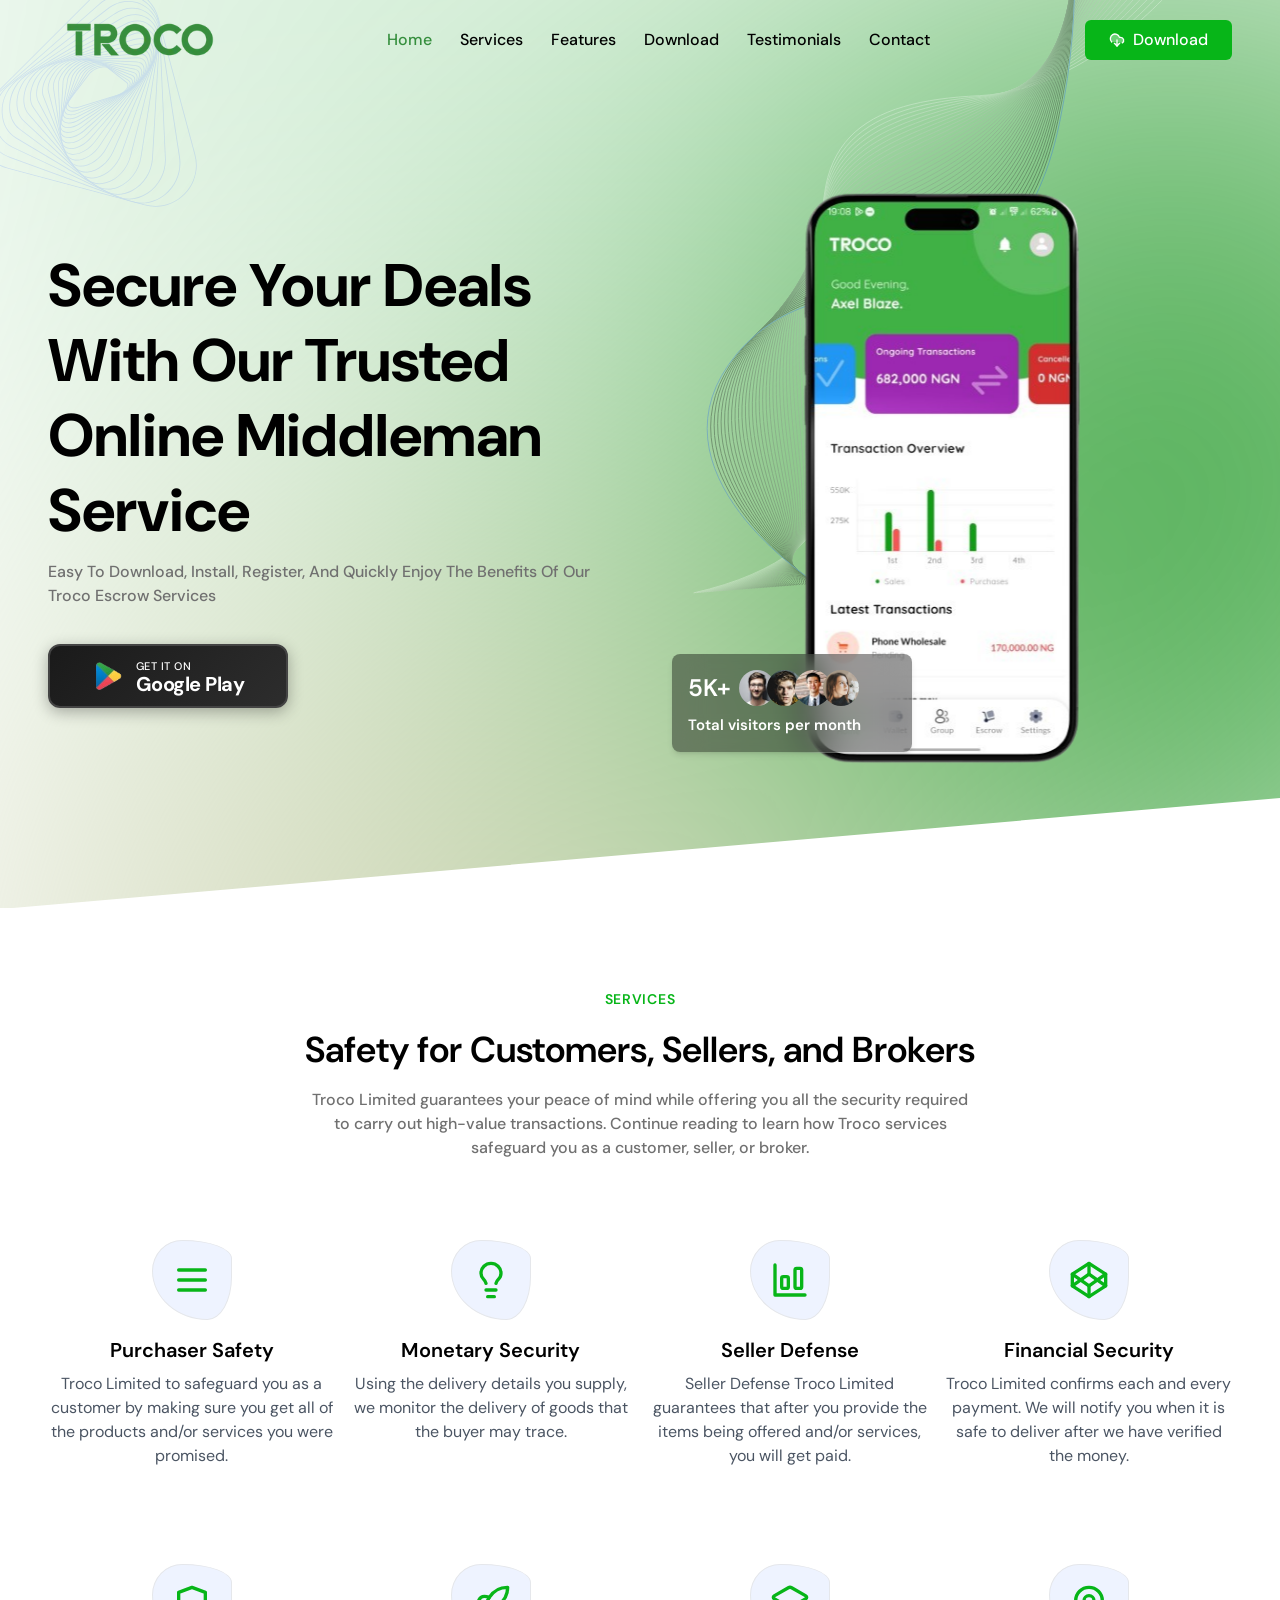
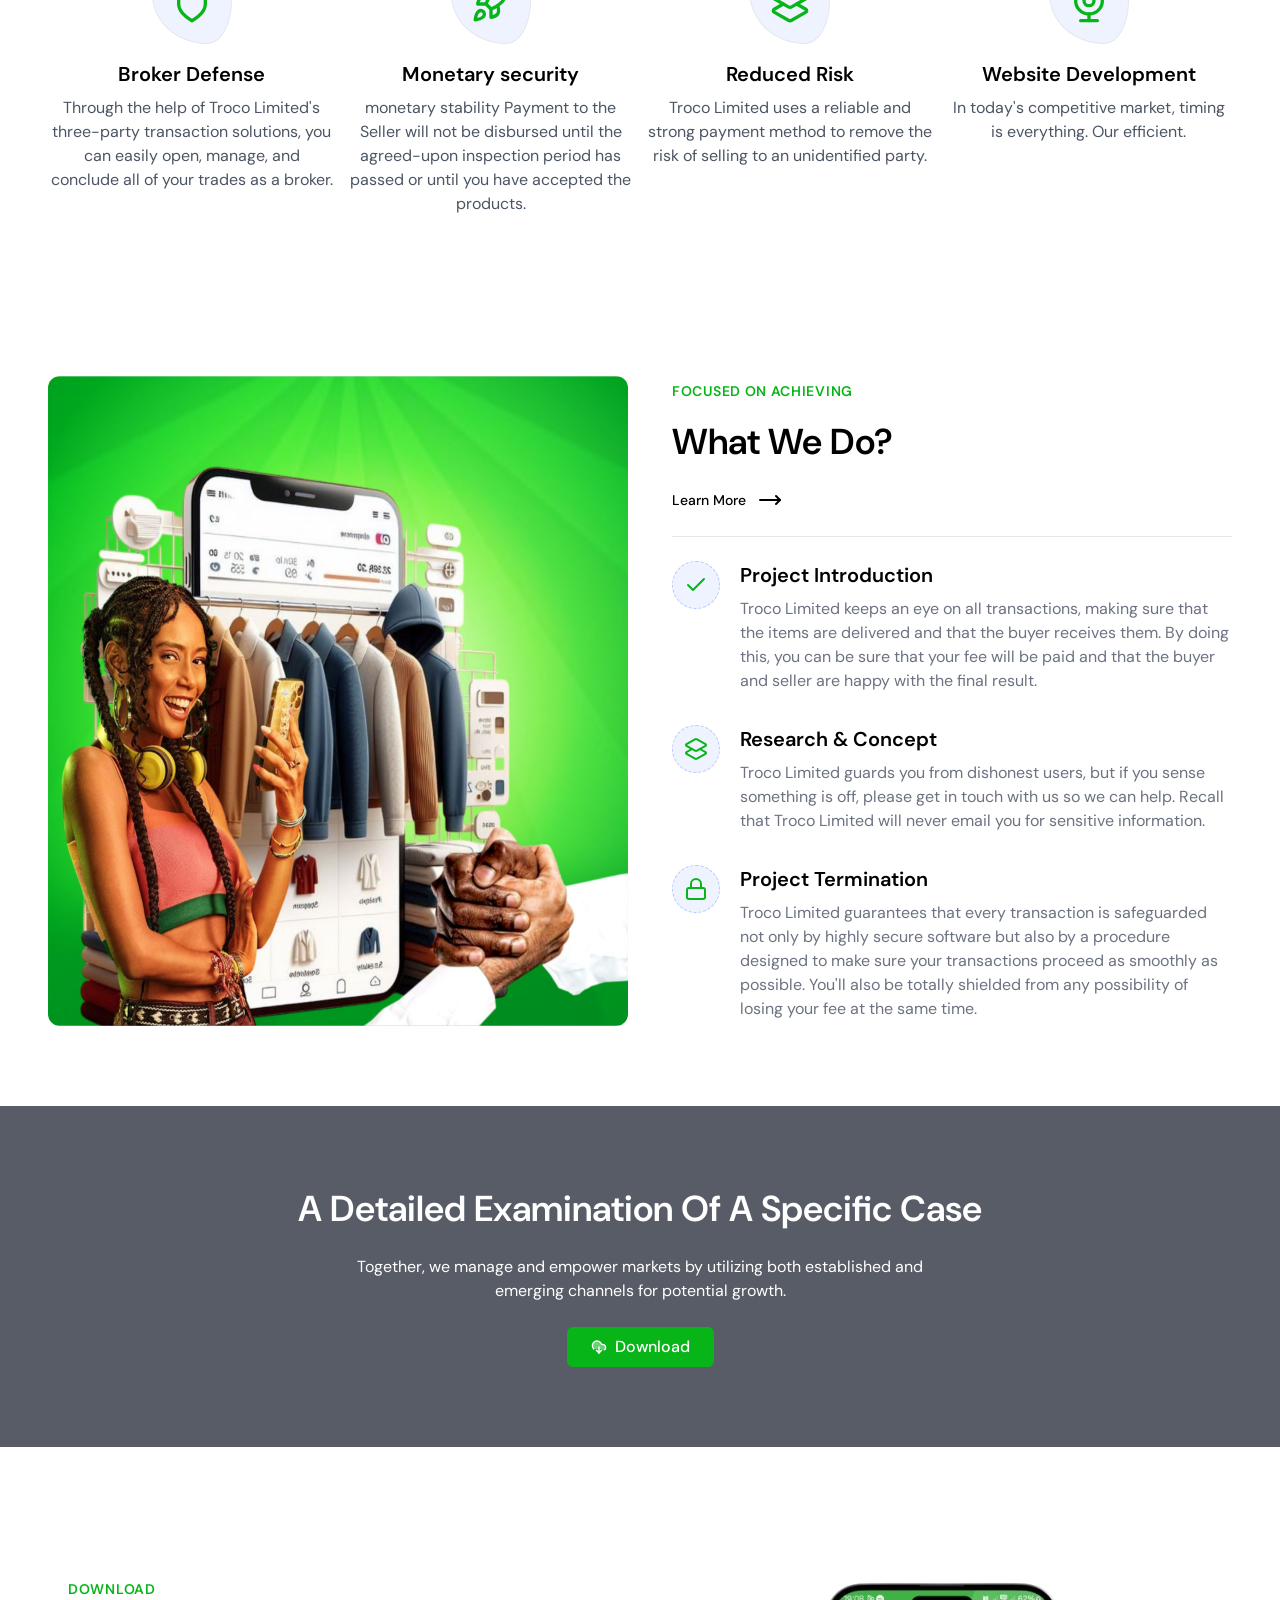
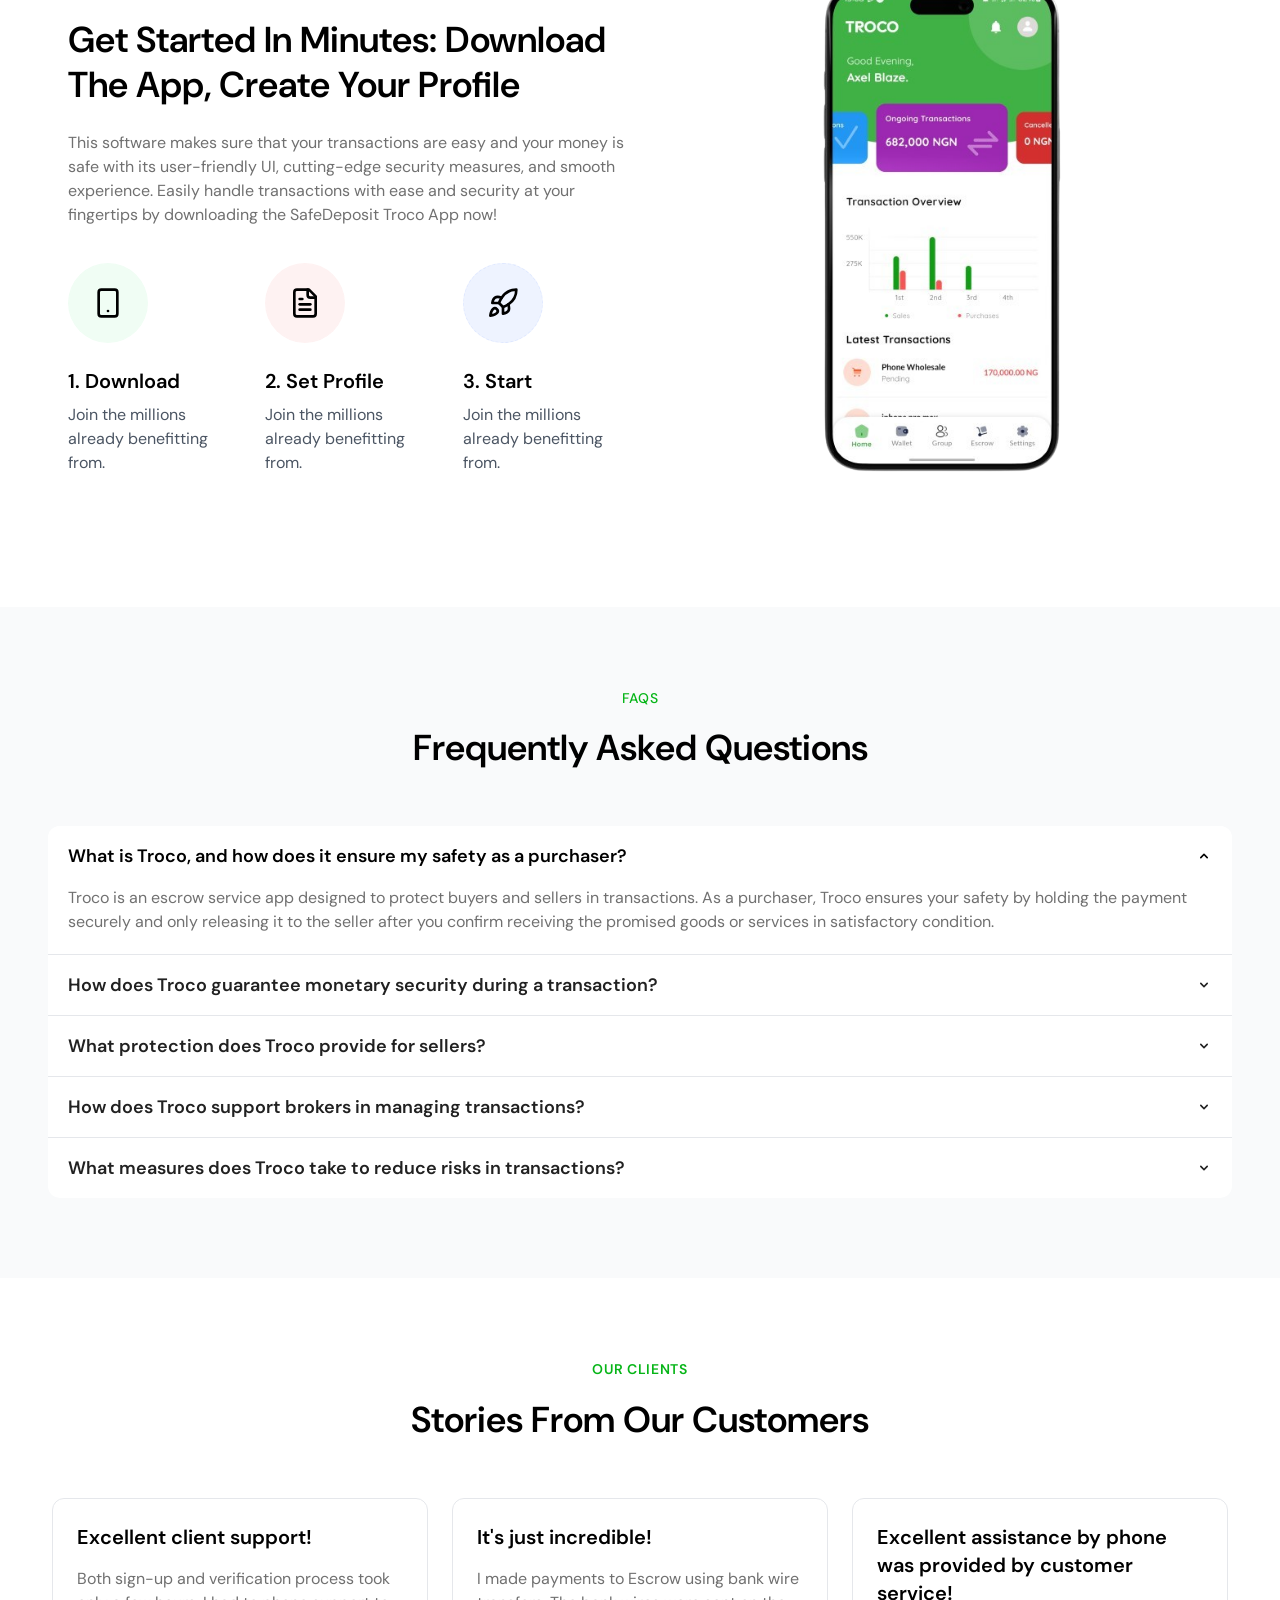
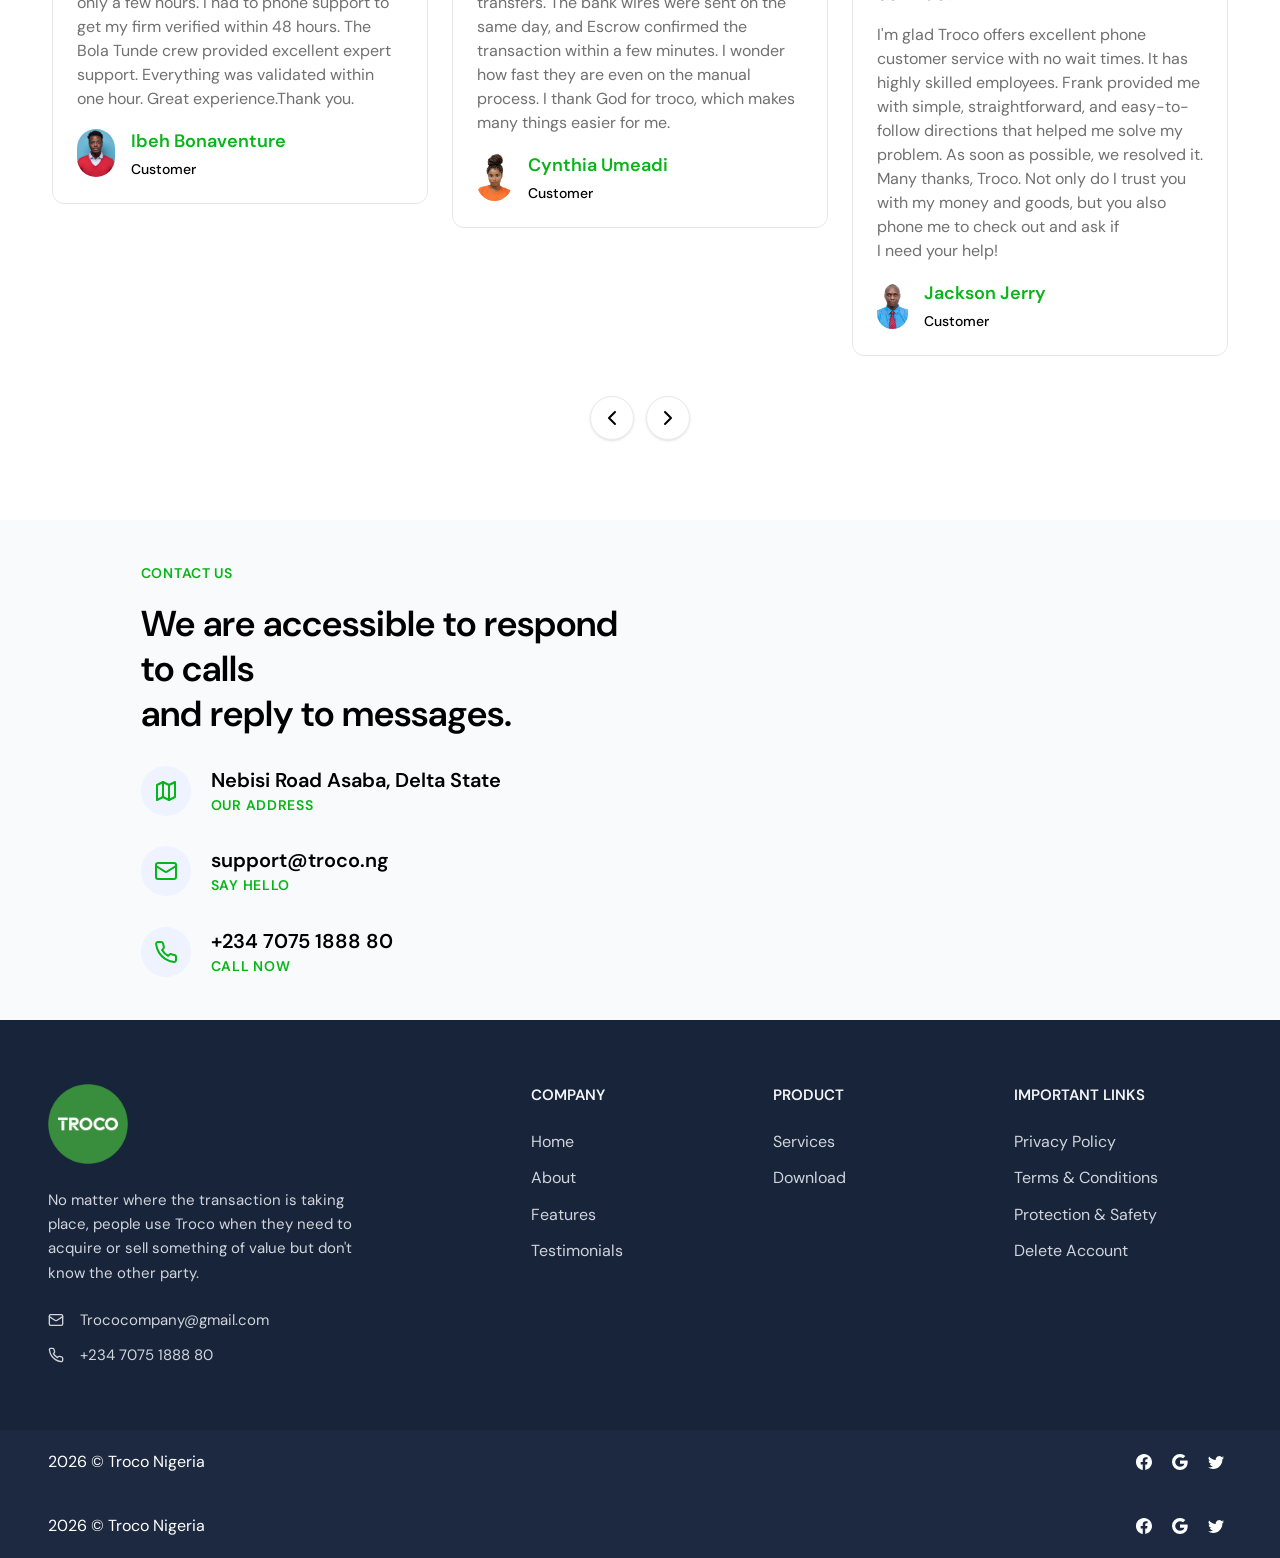
<file: index.html>
<!DOCTYPE html>
<html lang="en">
  <!-- Mirrored from zoyothemes.com/tailwind/evea/index-4 by HTTrack Website Copier/3.x [XR&CO'2014], Sat, 21 Dec 2024 07:35:13 GMT -->
  <!-- Added by HTTrack --><meta
    http-equiv="content-type"
    content="text/html;charset=UTF-8"
  /><!-- /Added by HTTrack -->
  <head>
    <meta charset="UTF-8" />
    <meta name="viewport" content="width=device-width, initial-scale=1" />
    <title>Troco – Your Secure Escrow & Logistics Middleman</title>
    <meta
      name="description"
      content="Your Secure Escrow & Logistics Middleman"
    />
    <meta
      name="keywords"
      content="Escrow service, fintech, commerce, marketplace, purchases, sales, e-commerce, buying, mobile, troco"
    />
    <meta name="author" content="Troco" />

    <!-- favicon -->
    <link href="assets/images/Troco1.png" rel="shortcut icon" />

    <!-- Icons Css -->
    <link href="assets/css/icons.min.css" rel="stylesheet" type="text/css" />

    <!-- Jarallax Css -->
    <link href="assets/libs/jarallax/jarallax.min.css" rel="stylesheet" />

    <!-- Swiper Css -->
    <link href="assets/libs/swiper/swiper-bundle.min.css" rel="stylesheet" />

    <!-- Main Css -->
    <link href="assets/css/style.css" rel="stylesheet" type="text/css" />
  </head>

  <body>
    <!--Navbar Start -->
    <nav
      class="navbar fixed top-0 start-0 end-0 z-999 transition-all duration-500 py-5 items-center shadow-md lg:shadow-none [&.is-sticky]:bg-white group [&.is-sticky]:shadow-md bg-white lg:bg-transparent"
      id="navbar"
    >
      <div class="container">
        <div class="flex lg:flex-nowrap flex-wrap items-center">
          <a class="flex items-center" href="index.html">
            <img src="assets/images/troco.png" class="h-9 flex" />
          </a>

          <div class="lg:hidden flex items-center ms-auto px-2.5">
            <button
              class="hs-collapse-toggle"
              type="button"
              id="hs-unstyled-collapse"
              data-hs-collapse="#navbarCollapse"
            >
              <i data-lucide="menu" class="h-8 w-8 text-black"></i>
            </button>
          </div>

          <div
            class="navigation hs-collapse transition-all duration-300 lg:basis-auto basis-full grow hidden items-center justify-center lg:flex mx-auto overflow-hidden mt-6 lg:mt-0 nav-light"
            id="navbarCollapse"
          >
            <ul
              class="navbar-nav flex-col lg:flex-row gap-y-2 flex lg:items-center justify-center"
              id="navbar-navlist"
            >
              <li
                class="nav-item mx-1.5 transition-all text-dark lg:text-black group-[&.is-sticky]:text-dark all duration-300 hover:text-primary [&.active]:!text-primary group-[&.is-sticky]:[&.active]:text-primary"
              >
                <a
                  class="nav-link inline-flex items-center text-sm lg:text-base font-medium py-0.5 px-2 capitalize"
                  href="#home"
                  >Home</a
                >
              </li>

              <li
                class="nav-item mx-1.5 transition-all text-dark lg:text-black group-[&.is-sticky]:text-dark duration-300 hover:text-primary [&.active]:!text-primary group-[&.is-sticky]:[&.active]:text-primary"
              >
                <a
                  class="nav-link inline-flex items-center text-sm lg:text-base font-medium py-0.5 px-2 capitalize"
                  href="#services"
                  >Services</a
                >
              </li>

              <li
                class="nav-item mx-1.5 transition-all text-dark lg:text-black group-[&.is-sticky]:text-dark duration-300 hover:text-primary [&.active]:!text-primary group-[&.is-sticky]:[&.active]:text-primary"
              >
                <a
                  class="nav-link inline-flex items-center text-sm lg:text-base font-medium py-0.5 px-2 capitalize"
                  href="#features"
                  >Features</a
                >
              </li>

              <li
                class="nav-item mx-1.5 transition-all text-dark lg:text-black group-[&.is-sticky]:text-dark duration-300 hover:text-primary [&.active]:!text-primary group-[&.is-sticky]:[&.active]:text-primary"
              >
                <a
                  class="nav-link inline-flex items-center text-sm lg:text-base font-medium py-0.5 px-2 capitalize"
                  href="#about"
                  >Download</a
                >
              </li>

              <li
                class="nav-item mx-1.5 transition-all text-dark lg:text-black group-[&.is-sticky]:text-dark duration-300 hover:text-primary [&.active]:!text-primary group-[&.is-sticky]:[&.active]:text-primary"
              >
                <a
                  class="nav-link inline-flex items-center text-sm lg:text-base font-medium py-0.5 px-2 capitalize"
                  href="#testimonial"
                  >Testimonials</a
                >
              </li>
              <li
                class="nav-item mx-1.5 transition-all text-dark lg:text-black group-[&.is-sticky]:text-dark duration-300 hover:text-primary [&.active]:!text-primary group-[&.is-sticky]:[&.active]:text-primary"
              >
                <a
                  class="nav-link inline-flex items-center text-sm lg:text-base font-medium py-0.5 px-2 capitalize"
                  href="#contact"
                  >Contact</a
                >
              </li>
            </ul>
          </div>

          <div class="ms-auto shrink hidden lg:inline-flex gap-2">
            <a
              href="#"
              class="py-2 px-6 inline-flex items-center gap-2 rounded-md text-base text-white bg-primary hover:bg-primaryDark transition-all duration-500 font-medium"
            >
              <i data-lucide="download-cloud" class="h-4 w-4 fill-white/40"></i>
              <span class="hidden sm:block">Download</span>
            </a>
          </div>
        </div>
      </div>
    </nav>

    <!-- =========== Hero Section Start =========== -->
    <section
      class="relative pt-32 pb-20 bg-[url(../images/home/bg-4.svg)] bg-no-repeat bg-cover overflow-hidden"
      id="home"
    >
      <div class="absolute top-0 start-0 -ml-8 -mt-10 xl:inline-block hidden">
        <img src="assets/images/shape/circle-wave.svg" alt="" />
      </div>

      <figure class="absolute top-0 end-0 -me-20 -mt-72 xl:inline-block hidden">
        <img src="assets/images/shape/line-wave.svg" alt="" />
      </figure>

      <div class="container">
        <div
          class="grid lg:grid-cols-2 grid-cols-1 gap-x-6 gap-y-10 items-center"
        >
          <div class="">
            <h1
              class="text-3xl md:text-5xl/tight lg:text-6xl/tight text-black tracking-normal capitalize leading-normal font-bold max-w-2xl"
            >
              Secure Your Deals with Our Trusted Online Middleman Service
            </h1>
            <p class="text-base font-medium text-muted mt-3 capitalize">
              Easy to download, install, register, and quickly enjoy the
              benefits of our troco escrow services
            </p>

            <div class="flex flex-wrap mt-9 text-center gap-3">
              <!-- Replaced styled button with official Google Play Store badge image -->
              <!-- Replaced image with styled Google Play button using inline CSS -->
              <a
                href="https://play.google.com/store/apps/details?id=com.trocotechnology.troco"
                style="
                  display: inline-block;
                  background: linear-gradient(135deg, #1a1a1a 0%, #2d2d2d 100%);
                  border: 2px solid #444;
                  border-radius: 12px;
                  padding: 12px 24px;
                  text-decoration: none;
                  min-width: 240px;
                  transition: all 0.3s ease;
                  box-shadow: 0 4px 15px rgba(0, 0, 0, 0.3);
                "
                onmouseover="this.style.transform='translateY(-2px)'; this.style.boxShadow='0 6px 20px rgba(0, 0, 0, 0.4)';"
                onmouseout="this.style.transform='translateY(0)'; this.style.boxShadow='0 4px 15px rgba(0, 0, 0, 0.3)';"
              >
                <div
                  style="
                    display: flex;
                    align-items: center;
                    justify-content: center;
                    gap: 12px;
                  "
                >
                  <!-- Replace SVG with actual Google Play icon image -->
                  <img
                    src="./assets/images/google_play_rm.png"
                    alt="Google Play"
                    style="width: 32px; height: 32px; object-fit: contain"
                  />
                  <div style="text-align: left">
                    <div
                      style="
                        font-size: 11px;
                        color: #ffffff;
                        font-weight: 500;
                        letter-spacing: 0.5px;
                      "
                    >
                      GET IT ON
                    </div>
                    <div
                      style="
                        font-size: 20px;
                        color: #ffffff;
                        font-weight: 700;
                        letter-spacing: -0.5px;
                        line-height: 1;
                      "
                    >
                      Google Play
                    </div>
                  </div>
                </div>
              </a>
            </div>
          </div>

          <div class="relative z-10">
            <img
              src="assets/images/dashboard.png"
              class="md:h-[700px] lg:ms-auto mx-auto"
              alt=""
            />
            <div
              class="absolute flex justify-between items-center bottom-16 md:start-2 -start-2 p-4 rounded-lg shadow-md bg-black/40 backdrop-blur-lg w-60 m-3"
            >
              <div class="items-center">
                <div class="inline-flex items-center">
                  <h6 class="text-white text-2xl mb-0 me-2">5K+</h6>

                  <div class="flex -space-x-2">
                    <img
                      class="inline-block size-9 rounded-full"
                      src="assets/images/user/client-01.jpg"
                      alt="Image Description"
                    />
                    <img
                      class="inline-block size-9 rounded-full"
                      src="assets/images/user/client-02.jpg"
                      alt="Image Description"
                    />
                    <img
                      class="inline-block size-9 rounded-full"
                      src="assets/images/user/client-03.jpg"
                      alt="Image Description"
                    />
                    <img
                      class="inline-block size-9 rounded-full"
                      src="assets/images/user/client-04.jpg"
                      alt="Image Description"
                    />
                  </div>
                </div>
                <div class="flex-1 mt-2">
                  <h6 class="text-white">Total visitors per month</h6>
                </div>
              </div>
            </div>
          </div>
        </div>
      </div>
    </section>

    <div class="relative">
      <div
        class="shape absolute sm:-bottom-px -bottom-[2px] start-0 end-0 overflow-hidden z-1 text-white dark:text-slate-900"
      >
        <svg
          class="w-full h-auto scale-[2.0] origin-top"
          viewBox="0 0 2880 250"
          fill="none"
          xmlns="http://www.w3.org/2000/svg"
        >
          <path
            d="M720 125L2160 0H2880V250H0V125H720Z"
            fill="currentColor"
          ></path>
        </svg>
      </div>
    </div>

    <!-- Services Start -->
    <section id="services" class="py-20">
      <div class="container">
        <div class="max-w-2xl mx-auto text-center">
          <span
            class="text-sm text-primary uppercase font-semibold tracking-wider text-default-950"
            >Services</span
          >
          <h2 class="text-3xl md:text-4xl/tight font-semibold text-black mt-4">
            Safety for Customers, Sellers, and Brokers
          </h2>
          <p class="text-base font-medium mt-4 text-muted">
            Troco Limited guarantees your peace of mind while offering you all
            the security required to carry out high-value transactions. Continue
            reading to learn how Troco services safeguard you as a customer,
            seller, or broker.
          </p>
        </div>

        <div
          class="grid lg:grid-cols-4 md:grid-cols-2 grid-cols-1 gap-x-3 gap-y-6 md:gap-y-12 lg:gap-y-24 md:pt-20 pt-12"
        >
          <div class="text-center">
            <div class="flex items-center justify-center">
              <div
                class="items-center justify-center flex bg-primary/10 rounded-[49%_80%_40%_90%_/_50%_30%_70%_80%] h-20 w-20 border"
              >
                <i data-lucide="menu" class="h-10 w-10 text-primary"></i>
              </div>
            </div>
            <h1 class="text-xl font-semibold pt-4">Purchaser Safety</h1>
            <p class="text-base text-gray-600 mt-2">
              Troco Limited to safeguard you as a customer by making sure you
              get all of the products and/or services you were promised.
            </p>
          </div>

          <div class="text-center">
            <div class="flex items-center justify-center">
              <div
                class="items-center justify-center flex bg-primary/10 rounded-[49%_80%_40%_90%_/_50%_30%_70%_80%] h-20 w-20 border"
              >
                <i data-lucide="lightbulb" class="h-10 w-10 text-primary"></i>
              </div>
            </div>
            <h1 class="text-xl font-semibold pt-4">Monetary Security</h1>
            <p class="text-base text-gray-600 mt-2">
              Using the delivery details you supply, we monitor the delivery of
              goods that the buyer may trace.
            </p>
          </div>

          <div class="text-center">
            <div class="flex items-center justify-center">
              <div
                class="items-center justify-center flex bg-primary/10 rounded-[49%_80%_40%_90%_/_50%_30%_70%_80%] h-20 w-20 border"
              >
                <i
                  data-lucide="bar-chart-big"
                  class="h-10 w-10 text-primary"
                ></i>
              </div>
            </div>
            <h1 class="text-xl font-semibold pt-4">Seller Defense</h1>
            <p class="text-base text-gray-600 mt-2">
              Seller Defense Troco Limited guarantees that after you provide the
              items being offered and/or services, you will get paid.
            </p>
          </div>

          <div class="text-center">
            <div class="flex items-center justify-center">
              <div
                class="items-center justify-center flex bg-primary/10 rounded-[49%_80%_40%_90%_/_50%_30%_70%_80%] h-20 w-20 border"
              >
                <i data-lucide="codepen" class="h-10 w-10 text-primary"></i>
              </div>
            </div>
            <h1 class="text-xl font-semibold pt-4">Financial Security</h1>
            <p class="text-base text-gray-600 mt-2">
              Troco Limited confirms each and every payment. We will notify you
              when it is safe to deliver after we have verified the money.
            </p>
          </div>

          <div class="text-center">
            <div class="flex items-center justify-center">
              <div
                class="items-center justify-center flex bg-primary/10 rounded-[49%_80%_40%_90%_/_50%_30%_70%_80%] h-20 w-20 border"
              >
                <i data-lucide="shield" class="h-10 w-10 text-primary"></i>
              </div>
            </div>
            <h1 class="text-xl font-semibold pt-4">Broker Defense</h1>
            <p class="text-base text-gray-600 mt-2">
              Through the help of Troco Limited's three-party transaction
              solutions, you can easily open, manage, and conclude all of your
              trades as a broker.
            </p>
          </div>

          <div class="text-center">
            <div class="flex items-center justify-center">
              <div
                class="items-center justify-center flex bg-primary/10 rounded-[49%_80%_40%_90%_/_50%_30%_70%_80%] h-20 w-20 border"
              >
                <i data-lucide="rocket" class="h-10 w-10 text-primary"></i>
              </div>
            </div>
            <h1 class="text-xl font-semibold pt-4">Monetary security</h1>
            <p class="text-base text-gray-600 mt-2">
              monetary stability Payment to the Seller will not be disbursed
              until the agreed-upon inspection period has passed or until you
              have accepted the products.
            </p>
          </div>

          <div class="text-center">
            <div class="flex items-center justify-center">
              <div
                class="items-center justify-center flex bg-primary/10 rounded-[49%_80%_40%_90%_/_50%_30%_70%_80%] h-20 w-20 border"
              >
                <i data-lucide="layers-2" class="h-10 w-10 text-primary"></i>
              </div>
            </div>
            <h1 class="text-xl font-semibold pt-4">Reduced Risk</h1>
            <p class="text-base text-gray-600 mt-2">
              Troco Limited uses a reliable and strong payment method to remove
              the risk of selling to an unidentified party.
            </p>
          </div>

          <div class="text-center">
            <div class="flex items-center justify-center">
              <div
                class="items-center justify-center flex bg-primary/10 rounded-[49%_80%_40%_90%_/_50%_30%_70%_80%] h-20 w-20 border"
              >
                <i data-lucide="webcam" class="h-10 w-10 text-primary"></i>
              </div>
            </div>
            <h1 class="text-xl font-semibold pt-4">Website Development</h1>
            <p class="text-base text-gray-600 mt-2">
              In today's competitive market, timing is everything. Our
              efficient.
            </p>
          </div>
        </div>
      </div>
    </section>

    <!-- Services End -->
    <!-- Feature Start -->
    <section id="features" class="py-20">
      <div class="container">
        <div class="grid lg:grid-cols-2 items-center gap-6">
          <div class="flex items-center">
            <img
              src="assets/images/about.JPG"
              class="h-[650px] rounded-xl mx-auto"
              alt="feature section"
            />
          </div>

          <div class="lg:ms-5 ms-8">
            <span
              class="text-sm text-primary uppercase font-semibold tracking-wider text-default-950"
              >Focused on achieving</span
            >
            <h2
              class="text-3xl md:text-4xl/tight font-semibold text-black mt-4"
            >
              What We Do?
            </h2>
            <a
              href="#"
              class="inline-flex items-center justify-center gap-3 text-sm font-medium text-black mt-6"
              >Learn More
              <i data-lucide="move-right"></i>
            </a>
            <hr class="border-gray-200 my-6" />

            <div class="flex items-start gap-5">
              <div>
                <div
                  class="w-12 h-12 rounded-full border border-dashed border-primary/40 bg-primary/10 flex items-center justify-center"
                >
                  <i data-lucide="check" class="text-base text-blue-600"></i>
                </div>
              </div>

              <div>
                <h4 class="text-xl font-semibold">Project Introduction</h4>
                <p class="text-base font-normal text-gray-500 mt-2">
                  Troco Limited keeps an eye on all transactions, making sure
                  that the items are delivered and that the buyer receives them.
                  By doing this, you can be sure that your fee will be paid and
                  that the buyer and seller are happy with the final result.
                </p>
              </div>
            </div>

            <div class="flex items-start gap-5 mt-8">
              <div>
                <div
                  class="w-12 h-12 rounded-full border border-dashed border-primary/40 bg-primary/10 flex items-center justify-center"
                >
                  <i data-lucide="layers-2" class="text-base text-blue-600"></i>
                </div>
              </div>

              <div>
                <h4 class="text-xl font-semibold">Research & Concept</h4>
                <p class="text-base font-normal text-gray-500 mt-2">
                  Troco Limited guards you from dishonest users, but if you
                  sense something is off, please get in touch with us so we can
                  help. Recall that Troco Limited will never email you for
                  sensitive information.
                </p>
              </div>
            </div>

            <div class="flex items-start gap-5 mt-8">
              <div>
                <div
                  class="w-12 h-12 rounded-full border border-dashed border-primary/40 bg-primary/10 flex items-center justify-center"
                >
                  <i data-lucide="lock" class="text-base text-blue-600"></i>
                </div>
              </div>

              <div>
                <h4 class="text-xl font-semibold">Project Termination</h4>
                <p class="text-base font-normal text-gray-500 mt-2">
                  Troco Limited guarantees that every transaction is safeguarded
                  not only by highly secure software but also by a procedure
                  designed to make sure your transactions proceed as smoothly as
                  possible. You'll also be totally shielded from any possibility
                  of losing your fee at the same time.
                </p>
              </div>
            </div>
          </div>
        </div>
      </div>
    </section>
    <!-- Feature End -->

    <section
      class="relative py-20 bg-cover bg-no-repeat bg-center"
      style="background-image: url('assets/images/home/deal.jpg')"
      data-jarallax
      data-speed="0.20"
    >
      <div class="absolute inset-0 w-full h-full bg-gray-900/70"></div>

      <div class="container">
        <div class="pb-10 lg:pb-0 flex flex-col items-center justify-center">
          <h1
            class="text-3xl md:text-4xl/tight font-semibold text-white text-center"
          >
            A Detailed Examination Of A Specific Case
          </h1>
          <p
            class="text-base font-normal max-w-xl text-center mx-auto text-white mt-6"
          >
            Together, we manage and empower markets by utilizing both
            established and emerging channels for potential growth.
          </p>
          <div class="flex flex-wrap mt-6 gap-3">
            <a
              href="#"
              class="py-2 px-6 inline-flex items-center gap-2 rounded-md text-base text-white bg-primary hover:bg-primaryDark transition-all duration-500 font-medium"
            >
              <i data-lucide="download-cloud" class="h-4 w-4 fill-white/40"></i>
              <span class="hidden sm:block">Download</span>
            </a>
          </div>
        </div>
      </div>
    </section>

    <!-- About Start -->
    <section id="about" class="py-20">
      <div class="container">
        <div class="grid lg:grid-cols-2 items-center gap-6">
          <div class="lg:ms-5 ms-8">
            <div>
              <span
                class="text-sm text-primary uppercase font-semibold tracking-wider text-default-950"
                >Download</span
              >
            </div>
            <h2
              class="text-3xl md:text-4xl/tight font-semibold text-black mt-4"
            >
              Get Started In Minutes: Download The App, Create Your Profile
            </h2>
            <p class="text-base font-normal text-muted mt-6">
              This software makes sure that your transactions are easy and your
              money is safe with its user-friendly UI, cutting-edge security
              measures, and smooth experience. Easily handle transactions with
              ease and security at your fingertips by downloading the
              SafeDeposit Troco App now!
            </p>

            <div class="grid lg:grid-cols-3 grid-cols-1 gap-8 mt-9">
              <div class="">
                <div class="flex items-center justify-start">
                  <div
                    class="items-center justify-center flex bg-green-50 rounded-full h-20 w-20 border border-dashed border-green-50"
                  >
                    <i data-lucide="smartphone" class="h-8 w-8 text-black"></i>
                  </div>
                </div>
                <h1 class="text-xl font-semibold pt-6">1. Download</h1>
                <p class="text-base text-gray-600 font-normal mt-2">
                  Join the millions already benefitting from.
                </p>
              </div>

              <div class="">
                <div class="flex items-center justify-start">
                  <div
                    class="items-center justify-center flex bg-red-50 rounded-full h-20 w-20 border border-dashed border-red-50"
                  >
                    <i data-lucide="file-text" class="h-8 w-8 text-black"></i>
                  </div>
                </div>
                <h1 class="text-xl font-semibold pt-6">2. Set Profile</h1>
                <p class="text-base text-gray-600 font-normal mt-2">
                  Join the millions already benefitting from.
                </p>
              </div>

              <div class="">
                <div class="flex items-center justify-start">
                  <div
                    class="items-center justify-center flex bg-primary/10 rounded-full h-20 w-20 border border-dashed border-primary/10"
                  >
                    <i data-lucide="rocket" class="h-8 w-8 text-black"></i>
                  </div>
                </div>
                <h1 class="text-xl font-semibold pt-6">3. Start</h1>
                <p class="text-base text-gray-600 font-normal mt-2">
                  Join the millions already benefitting from.
                </p>
              </div>
            </div>
          </div>

          <div class="flex items-center">
            <img
              src="assets/images/dashboard.png"
              class="h-[600px] rounded-xl mx-auto"
              alt="feature-image"
            />
          </div>
        </div>
      </div>
    </section>
    <!-- About End -->

    <!-- Faqs Start -->
    <section id="FAQs" class="py-20 bg-gray-50">
      <div class="container">
        <div class="">
          <div class="text-center max-w-xl mx-auto">
            <div>
              <span
                class="text-sm text-primary uppercase font-medium tracking-wider text-default-950 mb-6"
                >FAQs</span
              >
            </div>
            <h2 class="text-3xl md:text-4xl/tight font-semibold mt-4">
              Frequently Asked Questions
            </h2>
          </div>

          <div
            id="accordion-collapse"
            data-accordion="collapse"
            class="md:gap-[30px] mt-14 bg-white rounded-xl"
          >
            <div class="hs-accordion-group divide-y divide-gray-200">
              <div class="relative overflow-hidden">
                <h2
                  class="text-base font-semibold"
                  id="accordion-collapse-heading-1"
                >
                  <button
                    type="button"
                    class="flex justify-between items-center px-5 py-4 w-full font-semibold text-lg text-start"
                    data-accordion-target="#accordion-collapse-body-1"
                    aria-expanded="true"
                    aria-controls="accordion-collapse-body-1"
                  >
                    <span
                      >What is Troco, and how does it ensure my safety as a
                      purchaser?</span
                    >
                    <svg
                      data-accordion-icon
                      class="size-4 rotate-180 shrink-0"
                      fill="currentColor"
                      viewBox="0 0 20 20"
                      xmlns="http://www.w3.org/2000/svg"
                    >
                      <path
                        fill-rule="evenodd"
                        d="M5.293 7.293a1 1 0 011.414 0L10 10.586l3.293-3.293a1 1 0 111.414 1.414l-4 4a1 1 0 01-1.414 0l-4-4a1 1 0 010-1.414z"
                        clip-rule="evenodd"
                      ></path>
                    </svg>
                  </button>
                </h2>
                <div
                  id="accordion-collapse-body-1"
                  class="hidden"
                  aria-labelledby="accordion-collapse-heading-1"
                >
                  <div class="px-5 pb-5">
                    <p class="text-muted text-base font-normal">
                      Troco is an escrow service app designed to protect buyers
                      and sellers in transactions. As a purchaser, Troco ensures
                      your safety by holding the payment securely and only
                      releasing it to the seller after you confirm receiving the
                      promised goods or services in satisfactory condition.
                    </p>
                  </div>
                </div>
              </div>

              <div class="relative overflow-hidden">
                <h2
                  class="text-base font-semibold"
                  id="accordion-collapse-heading-2"
                >
                  <button
                    type="button"
                    class="flex justify-between items-center px-5 py-4 w-full font-semibold text-lg text-start"
                    data-accordion-target="#accordion-collapse-body-2"
                    aria-expanded="false"
                    aria-controls="accordion-collapse-body-2"
                  >
                    <span
                      >How does Troco guarantee monetary security during a
                      transaction?</span
                    >
                    <svg
                      data-accordion-icon
                      class="size-4 shrink-0"
                      fill="currentColor"
                      viewBox="0 0 20 20"
                      xmlns="http://www.w3.org/2000/svg"
                    >
                      <path
                        fill-rule="evenodd"
                        d="M5.293 7.293a1 1 0 011.414 0L10 10.586l3.293-3.293a1 1 0 111.414 1.414l-4 4a1 1 0 01-1.414 0l-4-4a1 1 0 010-1.414z"
                        clip-rule="evenodd"
                      ></path>
                    </svg>
                  </button>
                </h2>
                <div
                  id="accordion-collapse-body-2"
                  class="hidden"
                  aria-labelledby="accordion-collapse-heading-2"
                >
                  <div class="px-5 pb-5">
                    <p class="text-muted text-base font-normal">
                      Troco monitors the delivery process using the details you
                      provide. This ensures that goods are traceable, and
                      payments are only released after verification, offering
                      you peace of mind and financial security throughout the
                      transaction.
                    </p>
                  </div>
                </div>
              </div>

              <div class="relative overflow-hidden">
                <h2
                  class="text-base font-semibold"
                  id="accordion-collapse-heading-3"
                >
                  <button
                    type="button"
                    class="flex justify-between items-center px-5 py-4 w-full font-semibold text-lg text-start"
                    data-accordion-target="#accordion-collapse-body-3"
                    aria-expanded="false"
                    aria-controls="accordion-collapse-body-3"
                  >
                    <span>What protection does Troco provide for sellers?</span>
                    <svg
                      data-accordion-icon
                      class="size-4 shrink-0"
                      fill="currentColor"
                      viewBox="0 0 20 20"
                      xmlns="http://www.w3.org/2000/svg"
                    >
                      <path
                        fill-rule="evenodd"
                        d="M5.293 7.293a1 1 0 011.414 0L10 10.586l3.293-3.293a1 1 0 111.414 1.414l-4 4a1 1 0 01-1.414 0l-4-4a1 1 0 010-1.414z"
                        clip-rule="evenodd"
                      ></path>
                    </svg>
                  </button>
                </h2>
                <div
                  id="accordion-collapse-body-3"
                  class="hidden"
                  aria-labelledby="accordion-collapse-heading-3"
                >
                  <div class="px-5 pb-5">
                    <p class="text-muted text-base font-normal">
                      Troco guarantees sellers that payment will be made once
                      the agreed-upon inspection period passes or the buyer
                      accepts the goods or services. This ensures that sellers
                      are compensated fairly and promptly after fulfilling their
                      obligations.
                    </p>
                  </div>
                </div>
              </div>

              <div class="relative overflow-hidden">
                <h2
                  class="text-base font-semibold"
                  id="accordion-collapse-heading-4"
                >
                  <button
                    type="button"
                    class="flex justify-between items-center px-5 py-4 w-full font-semibold text-lg text-start"
                    data-accordion-target="#accordion-collapse-body-4"
                    aria-expanded="false"
                    aria-controls="accordion-collapse-body-4"
                  >
                    <span
                      >How does Troco support brokers in managing
                      transactions?</span
                    >
                    <svg
                      data-accordion-icon
                      class="size-4 shrink-0"
                      fill="currentColor"
                      viewBox="0 0 20 20"
                      xmlns="http://www.w3.org/2000/svg"
                    >
                      <path
                        fill-rule="evenodd"
                        d="M5.293 7.293a1 1 0 011.414 0L10 10.586l3.293-3.293a1 1 0 111.414 1.414l-4 4a1 1 0 01-1.414 0l-4-4a1 1 0 010-1.414z"
                        clip-rule="evenodd"
                      ></path>
                    </svg>
                  </button>
                </h2>
                <div
                  id="accordion-collapse-body-4"
                  class="hidden"
                  aria-labelledby="accordion-collapse-heading-4"
                >
                  <div class="px-5 pb-5">
                    <p class="text-muted text-base font-normal">
                      Troco facilitates three-party transactions for brokers,
                      enabling them to easily open, manage, and conclude trades.
                      This makes it simpler for brokers to operate securely and
                      efficiently while minimizing risks.
                    </p>
                  </div>
                </div>
              </div>

              <div class="relative overflow-hidden">
                <h2
                  class="text-base font-semibold"
                  id="accordion-collapse-heading-5"
                >
                  <button
                    type="button"
                    class="flex justify-between items-center px-5 py-4 w-full font-semibold text-lg text-start"
                    data-accordion-target="#accordion-collapse-body-5"
                    aria-expanded="false"
                    aria-controls="accordion-collapse-body-4"
                  >
                    <span
                      >What measures does Troco take to reduce risks in
                      transactions?</span
                    >
                    <svg
                      data-accordion-icon
                      class="size-4 shrink-0"
                      fill="currentColor"
                      viewBox="0 0 20 20"
                      xmlns="http://www.w3.org/2000/svg"
                    >
                      <path
                        fill-rule="evenodd"
                        d="M5.293 7.293a1 1 0 011.414 0L10 10.586l3.293-3.293a1 1 0 111.414 1.414l-4 4a1 1 0 01-1.414 0l-4-4a1 1 0 010-1.414z"
                        clip-rule="evenodd"
                      ></path>
                    </svg>
                  </button>
                </h2>
                <div
                  id="accordion-collapse-body-5"
                  class="hidden"
                  aria-labelledby="accordion-collapse-heading-5"
                >
                  <div class="px-5 pb-5">
                    <p class="text-muted text-base font-normal">
                      Troco uses a robust and reliable payment system to
                      minimize the risks of dealing with unknown parties.
                      Payments are verified and held securely until both parties
                      meet the terms of the agreement, reducing the likelihood
                      of disputes or fraud.
                    </p>
                  </div>
                </div>
              </div>
            </div>
          </div>
        </div>
      </div>
    </section>
    <!-- Faqs End -->

    <!-- Testimonial Start -->
    <section id="testimonial" class="py-20">
      <div class="container">
        <div class="">
          <div class="text-center max-w-xl mx-auto">
            <span
              class="text-sm text-primary uppercase font-semibold tracking-wider text-default-950"
              >Our Clients</span
            >
            <h2 class="text-3xl md:text-4xl/tight font-semibold mt-4">
              Stories From Our Customers
            </h2>
          </div>
        </div>

        <div class="grid grid-cols-1 gap-6 mt-14 items-center">
          <div class="relative">
            <div class="swiper testi-swiper rounded-md relative px-1">
              <div class="swiper-wrapper">
                <div class="swiper-slide">
                  <div class="p-6 rounded-xl border border-default-200">
                    <h3 class="text-xl font-semibold text-default-950">
                      Excellent client support!
                    </h3>
                    <p class="text-base font-normal mt-4 mb-4 text-muted">
                      Both sign-up and verification process took only a few
                      hours. I had to phone support to get my firm verified
                      within 48 hours. The Bola Tunde crew provided excellent
                      expert support. Everything was validated within one hour.
                      Great experience.Thank you.
                    </p>
                    <div class="flex items-center gap-4">
                      <div>
                        <img
                          src="assets/images/firsttest.jpg"
                          class="h-12 rounded-full"
                          alt=""
                        />
                      </div>
                      <div>
                        <h3 class="text-lg font-semibold text-primary">
                          Ibeh Bonaventure
                        </h3>
                        <p class="text-sm font-medium mt-1">Customer</p>
                      </div>
                    </div>
                  </div>
                </div>

                <div class="swiper-slide">
                  <div class="p-6 rounded-xl border border-default-200">
                    <h3 class="text-xl font-semibold text-default-950">
                      It's just incredible!
                    </h3>
                    <p class="text-base font-normal mt-4 mb-4 text-muted">
                      I made payments to Escrow using bank wire transfers. The
                      bank wires were sent on the same day, and Escrow confirmed
                      the transaction within a few minutes. I wonder how fast
                      they are even on the manual process. I thank God for
                      troco, which makes many things easier for me.
                    </p>
                    <div class="flex items-center gap-4">
                      <div>
                        <img
                          src="assets/images/secondtest.jpg"
                          class="h-12 rounded-full"
                          alt=""
                        />
                      </div>
                      <div>
                        <h3 class="text-lg font-semibold text-primary">
                          Cynthia Umeadi
                        </h3>
                        <p class="text-sm font-medium mt-1">Customer</p>
                      </div>
                    </div>
                  </div>
                </div>

                <div class="swiper-slide">
                  <div class="p-6 rounded-xl border border-default-200">
                    <h3 class="text-xl font-semibold text-default-950">
                      Excellent assistance by phone was provided by customer
                      service!
                    </h3>
                    <p class="text-base font-normal mt-4 mb-4 text-muted">
                      I'm glad Troco offers excellent phone customer service
                      with no wait times. It has highly skilled employees. Frank
                      provided me with simple, straightforward, and
                      easy-to-follow directions that helped me solve my problem.
                      As soon as possible, we resolved it. Many thanks, Troco.
                      Not only do I trust you with my money and goods, but you
                      also phone me to check out and ask if I need your help!
                    </p>
                    <div class="flex items-center gap-4">
                      <div>
                        <img
                          src="assets/images/forthtest.jpg"
                          class="h-12 rounded-full"
                          alt=""
                        />
                      </div>
                      <div>
                        <h3 class="text-lg font-semibold text-primary">
                          Jackson Jerry
                        </h3>
                        <p class="text-sm font-medium mt-1">Customer</p>
                      </div>
                    </div>
                  </div>
                </div>

                <div class="swiper-slide">
                  <div class="p-6 rounded-xl border border-default-200">
                    <h3 class="text-xl font-semibold text-default-950">
                      Excellent service, everything went without an issue.
                    </h3>
                    <p class="text-base font-normal mt-4 mb-4 text-muted">
                      I'm using their service for the first time. When I gave a
                      legitimate bank withdrawal account, everything proceeded
                      smoothly and I got the money in just a couple of minutes,
                      despite my long-standing doubts.
                    </p>
                    <div class="flex items-center gap-4">
                      <div>
                        <img
                          src="assets/images/fifthtest.jpg"
                          class="h-12 rounded-full"
                          alt=""
                        />
                      </div>
                      <div>
                        <h3 class="text-lg font-semibold text-primary">
                          Tenilanimi Taiwo
                        </h3>
                        <p class="text-sm font-medium mt-1">Customer</p>
                      </div>
                    </div>
                  </div>
                </div>
              </div>
            </div>

            <div
              class="flex items-center justify-center gap-3 w-full relative mt-10"
            >
              <div class="testi-button-prev">
                <div
                  class="h-11 w-11 rounded-full shadow border border-default-300 bg-default-100 text-default-900 hover:bg-primary hover:border-primary hover:text-white flex items-center justify-center transition-all duration-300"
                >
                  <i data-lucide="chevron-left" class="h-6 w-6"></i>
                </div>
              </div>
              <div class="testi-button-next">
                <div
                  class="h-11 w-11 rounded-full shadow border border-default-300 bg-default-100 text-default-900 hover:bg-primary hover:border-primary hover:text-white flex items-center justify-center transition-all duration-300"
                >
                  <i data-lucide="chevron-right" class="h-6 w-6"></i>
                </div>
              </div>
            </div>
          </div>
        </div>
      </div>
    </section>
    <!-- Testimonial End -->

    <!-- Contact us start -->
    <section id="contact" class="Maincontact">
      <div class="contact_cont">
        <div class="contleft">
          <span
            class="text-sm text-primary uppercase font-semibold tracking-wider text-default-950"
            >CONTACT US</span
          >
          <h2 class="text-3xl md:text-4xl/tight font-semibold mt-4">
            We are accessible to respond to calls <br />
            and reply to messages.
          </h2>
          <div class="circle_main_cont">
            <div class="circle_cont">
              <i data-lucide="map" class="h-6 w-6 text-base text-blue-600"></i>
            </div>
            <div>
              <h3 class="text-xl font-semibold text-default-950">
                Nebisi Road Asaba, Delta State
              </h3>
              <span
                class="text-sm text-primary uppercase font-semibold tracking-wider text-default-750"
                >Our Address</span
              >
            </div>
          </div>
          <div class="circle_main_cont">
            <div class="circle_cont">
              <i data-lucide="mail" class="h-6 w-6 text-base text-blue-600"></i>
            </div>
            <div>
              <h3 class="text-xl font-semibold text-default-950">
                support@troco.ng
              </h3>
              <span
                class="text-sm text-primary uppercase font-semibold tracking-wider text-default-750"
                >Say Hello</span
              >
            </div>
          </div>
          <div class="circle_main_cont">
            <div class="circle_cont">
              <i
                data-lucide="phone"
                class="h-6 w-6 text-base text-blue-600"
              ></i>
            </div>
            <div>
              <h3 class="text-xl font-semibold text-default-950">
                +234 7075 1888 80
              </h3>
              <span
                class="text-sm text-primary uppercase font-semibold tracking-wider text-default-750"
                >Call Now</span
              >
            </div>
          </div>
        </div>
        <div class="contright">
          <iframe
            src="https://www.google.com/maps/embed?pb=!1m18!1m12!1m3!1d3966.440114202204!2d6.719279375017323!3d6.205531026776664!2m3!1f0!2f0!3f0!3m2!1i1024!2i768!4f13.1!3m3!1m2!1s0x1043ed61b5aa5ebf%3A0x8f54798e05bdc887!2sNnebisi%20Road%2C%20Asaba%20320242%2C%20Delta!5e0!3m2!1sen!2sng!4v1739141154544!5m2!1sen!2sng"
            style="border: 0; width: 100%; height: 100%"
            allowfullscreen=""
            loading="lazy"
            referrerpolicy="no-referrer-when-downgrade"
          ></iframe>
        </div>
      </div>
    </section>

    <!-- Footer Start -->
    <footer class="bg-[#17243A]">
      <div class="container">
        <div
          class="grid grid-cols-2 md:grid-cols-4 lg:grid-cols-5 gap-6 pb-16 pt-16"
        >
          <div class="col-span-full lg:col-span-2">
            <div class="max-w-2xl mx-auto">
              <div class="flex items-center">
                <img src="assets/images/Troco1.png" alt="" class="h-20 me-5" />
              </div>
              <p class="text-gray-300 max-w-xs mt-6">
                No matter where the transaction is taking place, people use
                Troco when they need to acquire or sell something of value but
                don't know the other party.
              </p>
            </div>

            <div class="mt-6 grid space-y-3">
              <a
                class="inline-flex items-center gap-x-4 text-gray-300 hover:text-gray-400 transition-all duration-300"
                href="#"
              >
                <svg
                  xmlns="http://www.w3.org/2000/svg"
                  width="16"
                  height="16"
                  viewBox="0 0 24 24"
                  fill="none"
                  stroke="currentColor"
                  stroke-width="2"
                  stroke-linecap="round"
                  stroke-linejoin="round"
                  class="lucide lucide-mail"
                >
                  <rect width="20" height="16" x="2" y="4" rx="2" />
                  <path d="m22 7-8.97 5.7a1.94 1.94 0 0 1-2.06 0L2 7" />
                </svg>
                Trococompany@gmail.com
              </a>

              <a
                class="inline-flex items-center gap-x-4 text-gray-300 hover:text-gray-400 transition-all duration-300"
                href="#"
              >
                <svg
                  xmlns="http://www.w3.org/2000/svg"
                  width="16"
                  height="16"
                  viewBox="0 0 24 24"
                  fill="none"
                  stroke="currentColor"
                  stroke-width="2"
                  stroke-linecap="round"
                  stroke-linejoin="round"
                  class="lucide lucide-phone"
                >
                  <path
                    d="M22 16.92v3a2 2 0 0 1-2.18 2 19.79 19.79 0 0 1-8.63-3.07 19.5 19.5 0 0 1-6-6 19.79 19.79 0 0 1-3.07-8.67A2 2 0 0 1 4.11 2h3a2 2 0 0 1 2 1.72 12.84 12.84 0 0 0 .7 2.81 2 2 0 0 1-.45 2.11L8.09 9.91a16 16 0 0 0 6 6l1.27-1.27a2 2 0 0 1 2.11-.45 12.84 12.84 0 0 0 2.81.7A2 2 0 0 1 22 16.92z"
                  />
                </svg>
                +234 7075 1888 80
              </a>
            </div>
          </div>

          <div class="col-span-1">
            <h4 class="font-semibold text-gray-100 uppercase">Company</h4>

            <div class="mt-6 grid space-y-3">
              <p>
                <a
                  class="inline-flex gap-x-2 text-base text-gray-300 hover:text-gray-400 transition-all duration-300"
                  href="#"
                  >Home</a
                >
              </p>
              <p>
                <a
                  class="inline-flex gap-x-2 text-base text-gray-300 hover:text-gray-400 transition-all duration-300"
                  href="#about"
                  >About</a
                >
              </p>
              <p>
                <a
                  class="inline-flex gap-x-2 text-base text-gray-300 hover:text-gray-400 transition-all duration-300"
                  href="#features"
                  >Features</a
                >
              </p>
              <p>
                <a
                  class="inline-flex gap-x-2 text-base text-gray-300 hover:text-gray-400 transition-all duration-300"
                  href="#testimonials"
                  >Testimonials</a
                >
              </p>
            </div>
          </div>

          <div class="col-span-1">
            <h4 class="font-semibold text-gray-100 uppercase">Product</h4>

            <div class="mt-6 grid space-y-3">
              <p>
                <a
                  class="inline-flex gap-x-2 text-base text-gray-300 hover:text-gray-400 transition-all duration-300"
                  href="#services"
                  >Services</a
                >
              </p>
              <p>
                <a
                  class="inline-flex gap-x-2 text-base text-gray-300 hover:text-gray-400 transition-all duration-300"
                  href="#about"
                  >Download</a
                >
              </p>
            </div>
          </div>

          <div class="col-span-1">
            <h4 class="font-semibold text-gray-100 uppercase">
              Important Links
            </h4>

            <div class="mt-6 grid space-y-3">
              <p>
                <a
                  class="inline-flex gap-x-2 text-base text-gray-300 hover:text-gray-400 transition-all duration-300"
                  href="privacy_policy.html"
                  >Privacy Policy
                </a>
              </p>
              <p>
                <a
                  class="inline-flex gap-x-2 text-base text-gray-300 hover:text-gray-400 transition-all duration-300"
                  href="terms.html"
                  >Terms & Conditions</a
                >
              </p>
              <p>
                <a
                  class="inline-flex gap-x-2 text-base text-gray-300 hover:text-gray-400 transition-all duration-300"
                  href="safety.html"
                  >Protection & Safety</a
                >
              </p>
              <p>
                <a
                  style="color: red"
                  class="inline-flex gap-x-2 text-base text-gray-300 hover:text-gray-400 transition-all duration-300"
                  href="delete_acct.html"
                  >Delete Account</a
                >
              </p>
            </div>
          </div>
        </div>
      </div>

      <div class="py-4 bg-[#1C2940]">
        <!-- 1B283F -->
        <div class="container">
          <div class="flex justify-between items-center">
            <p class="text-base text-white">
              <script>
                document.write(new Date().getFullYear());
              </script>
              © Troco Nigeria
            </p>

            <div>
              <a
                class="size-8 inline-flex justify-center items-center gap-x-2 text-sm font-semibold rounded-md border border-transparent text-white hover:bg-primary transition-all duration-300"
                href="#"
              >
                <svg
                  class="flex-shrink-0 size-4"
                  xmlns="http://www.w3.org/2000/svg"
                  width="16"
                  height="16"
                  fill="currentColor"
                  viewBox="0 0 16 16"
                >
                  <path
                    d="M16 8.049c0-4.446-3.582-8.05-8-8.05C3.58 0-.002 3.603-.002 8.05c0 4.017 2.926 7.347 6.75 7.951v-5.625h-2.03V8.05H6.75V6.275c0-2.017 1.195-3.131 3.022-3.131.876 0 1.791.157 1.791.157v1.98h-1.009c-.993 0-1.303.621-1.303 1.258v1.51h2.218l-.354 2.326H9.25V16c3.824-.604 6.75-3.934 6.75-7.951z"
                  />
                </svg>
              </a>
              <a
                class="size-8 inline-flex justify-center items-center gap-x-2 text-sm font-semibold rounded-md border border-transparent text-white hover:bg-primary transition-all duration-300"
                href="#"
              >
                <svg
                  class="flex-shrink-0 size-4"
                  xmlns="http://www.w3.org/2000/svg"
                  width="16"
                  height="16"
                  fill="currentColor"
                  viewBox="0 0 16 16"
                >
                  <path
                    d="M15.545 6.558a9.42 9.42 0 0 1 .139 1.626c0 2.434-.87 4.492-2.384 5.885h.002C11.978 15.292 10.158 16 8 16A8 8 0 1 1 8 0a7.689 7.689 0 0 1 5.352 2.082l-2.284 2.284A4.347 4.347 0 0 0 8 3.166c-2.087 0-3.86 1.408-4.492 3.304a4.792 4.792 0 0 0 0 3.063h.003c.635 1.893 2.405 3.301 4.492 3.301 1.078 0 2.004-.276 2.722-.764h-.003a3.702 3.702 0 0 0 1.599-2.431H8v-3.08h7.545z"
                  />
                </svg>
              </a>
              <a
                class="size-8 inline-flex justify-center items-center gap-x-2 text-sm font-semibold rounded-md border border-transparent text-white hover:bg-primary transition-all duration-300"
                href="#"
              >
                <svg
                  class="flex-shrink-0 size-4"
                  xmlns="http://www.w3.org/2000/svg"
                  width="16"
                  height="16"
                  fill="currentColor"
                  viewBox="0 0 16 16"
                >
                  <path
                    d="M5.026 15c6.038 0 9.341-5.003 9.341-9.334 0-.14 0-.282-.006-.422A6.685 6.685 0 0 0 16 3.542a6.658 6.658 0 0 1-1.889.518 3.301 3.301 0 0 0 1.447-1.817 6.533 6.533 0 0 1-2.087.793A3.286 3.286 0 0 0 7.875 6.03a9.325 9.325 0 0 1-6.767-3.429 3.289 3.289 0 0 0 1.018 4.382A3.203 3.203 0 0 1 .64 6.575v.045a3.288 3.288 0 0 0 2.632 3.218 3.203 3.203 0 0 1-.865.115 3.23 3.23 0 0 1-.614-.057 3.283 3.283 0 0 0 3.067 2.277A6.588 6.588 0 0 1 .78 13.58a6.32 6.32 0 0 1-.78-.045A9.344 9.344 0 0 0 5.026 15z"
                    <<<<<<<
                    HEAD
                  />
                </svg>
              </a>
            </div>
          </div>
        </div>
      </div>

      <div class="py-4 bg-[#1C2940]">
        <!-- 1B283F -->
        <div class="container">
          <div class="flex justify-between items-center">
            <p class="text-base text-white">
              <script>
                document.write(new Date().getFullYear());
              </script>
              © Troco Nigeria
            </p>

            <div>
              <a
                class="size-8 inline-flex justify-center items-center gap-x-2 text-sm font-semibold rounded-md border border-transparent text-white hover:bg-primary transition-all duration-300"
                href="#"
              >
                <svg
                  class="flex-shrink-0 size-4"
                  xmlns="http://www.w3.org/2000/svg"
                  width="16"
                  height="16"
                  fill="currentColor"
                  viewBox="0 0 16 16"
                >
                  <path
                    d="M16 8.049c0-4.446-3.582-8.05-8-8.05C3.58 0-.002 3.603-.002 8.05c0 4.017 2.926 7.347 6.75 7.951v-5.625h-2.03V8.05H6.75V6.275c0-2.017 1.195-3.131 3.022-3.131.876 0 1.791.157 1.791.157v1.98h-1.009c-.993 0-1.303.621-1.303 1.258v1.51h2.218l-.354 2.326H9.25V16c3.824-.604 6.75-3.934 6.75-7.951z"
                  />
                </svg>
              </a>
              <a
                class="size-8 inline-flex justify-center items-center gap-x-2 text-sm font-semibold rounded-md border border-transparent text-white hover:bg-primary transition-all duration-300"
                href="#"
              >
                <svg
                  class="flex-shrink-0 size-4"
                  xmlns="http://www.w3.org/2000/svg"
                  width="16"
                  height="16"
                  fill="currentColor"
                  viewBox="0 0 16 16"
                >
                  <path
                    d="M15.545 6.558a9.42 9.42 0 0 1 .139 1.626c0 2.434-.87 4.492-2.384 5.885h.002C11.978 15.292 10.158 16 8 16A8 8 0 1 1 8 0a7.689 7.689 0 0 1 5.352 2.082l-2.284 2.284A4.347 4.347 0 0 0 8 3.166c-2.087 0-3.86 1.408-4.492 3.304a4.792 4.792 0 0 0 0 3.063h.003c.635 1.893 2.405 3.301 4.492 3.301 1.078 0 2.004-.276 2.722-.764h-.003a3.702 3.702 0 0 0 1.599-2.431H8v-3.08h7.545z"
                  />
                </svg>
              </a>
              <a
                class="size-8 inline-flex justify-center items-center gap-x-2 text-sm font-semibold rounded-md border border-transparent text-white hover:bg-primary transition-all duration-300"
                href="#"
              >
                <svg
                  class="flex-shrink-0 size-4"
                  xmlns="http://www.w3.org/2000/svg"
                  width="16"
                  height="16"
                  fill="currentColor"
                  viewBox="0 0 16 16"
                >
                  <path d="M5.026 15c6.038 0 9.341-5.003 9.341-9.334 0-.14
                  0-.282-.006-.422A6.685 6.685 0 0 0 16 3.542a6.658 6.658 0 0
                  1-1.889.518 3.301 3.301 0 0 0 1.447-1.817 6.533 6.533 0 0
                  1-2.087.793A3.286 3.286 0 0 0 7.875 6.03a9.325 9.325 0 0
                  1-6.767-3.429 3.289 3.289 0 0 0 1.018 4.382A3.203 3.203 0 0 1
                  .64 6.575v.045a3.288 3.288 0 0 0 2.632 3.218 3.203 3.203 0 0
                  1-.865.115 3.23 3.23 0 0 1-.614-.057 3.283 3.283 0 0 0 3.067
                  2.277A6.588 6.588 0 0 1 .78 13.58a6.32 6.32 0 0
                  1-.78-.045A9.344 9.344 0 0 0 5.026 15z" ======= >>>>>>>
                  81cbb15455786e85bf2abb94e2591df69fe5250c />
                </svg>
              </a>
            </div>
          </div>
        </div>
      </div>
    </footer>
    <!-- Footer End -->

    <!-- Preline Js -->
    <script src="assets/libs/preline/preline.js"></script>

    <!-- Lucide Js -->
    <script src="assets/libs/lucide/umd/lucide.min.js"></script>

    <!-- Gumshoe Js -->
    <script src="assets/libs/gumshoejs/gumshoe.polyfills.min.js"></script>

    <!-- Jarallax Js -->
    <script src="assets/libs/jarallax/jarallax.min.js"></script>

    <!-- Swiper Bundle Js -->
    <script src="assets/libs/swiper/swiper-bundle.min.js"></script>

    <!-- Swiper Js -->
    <script src="assets/js/swiper.js"></script>

    <!-- Main App Js -->
    <script src="assets/js/app.js"></script>
  </body>

  <!-- Mirrored from zoyothemes.com/tailwind/evea/index-4 by HTTrack Website Copier/3.x [XR&CO'2014], Sat, 21 Dec 2024 07:36:00 GMT -->
</html>
</file>
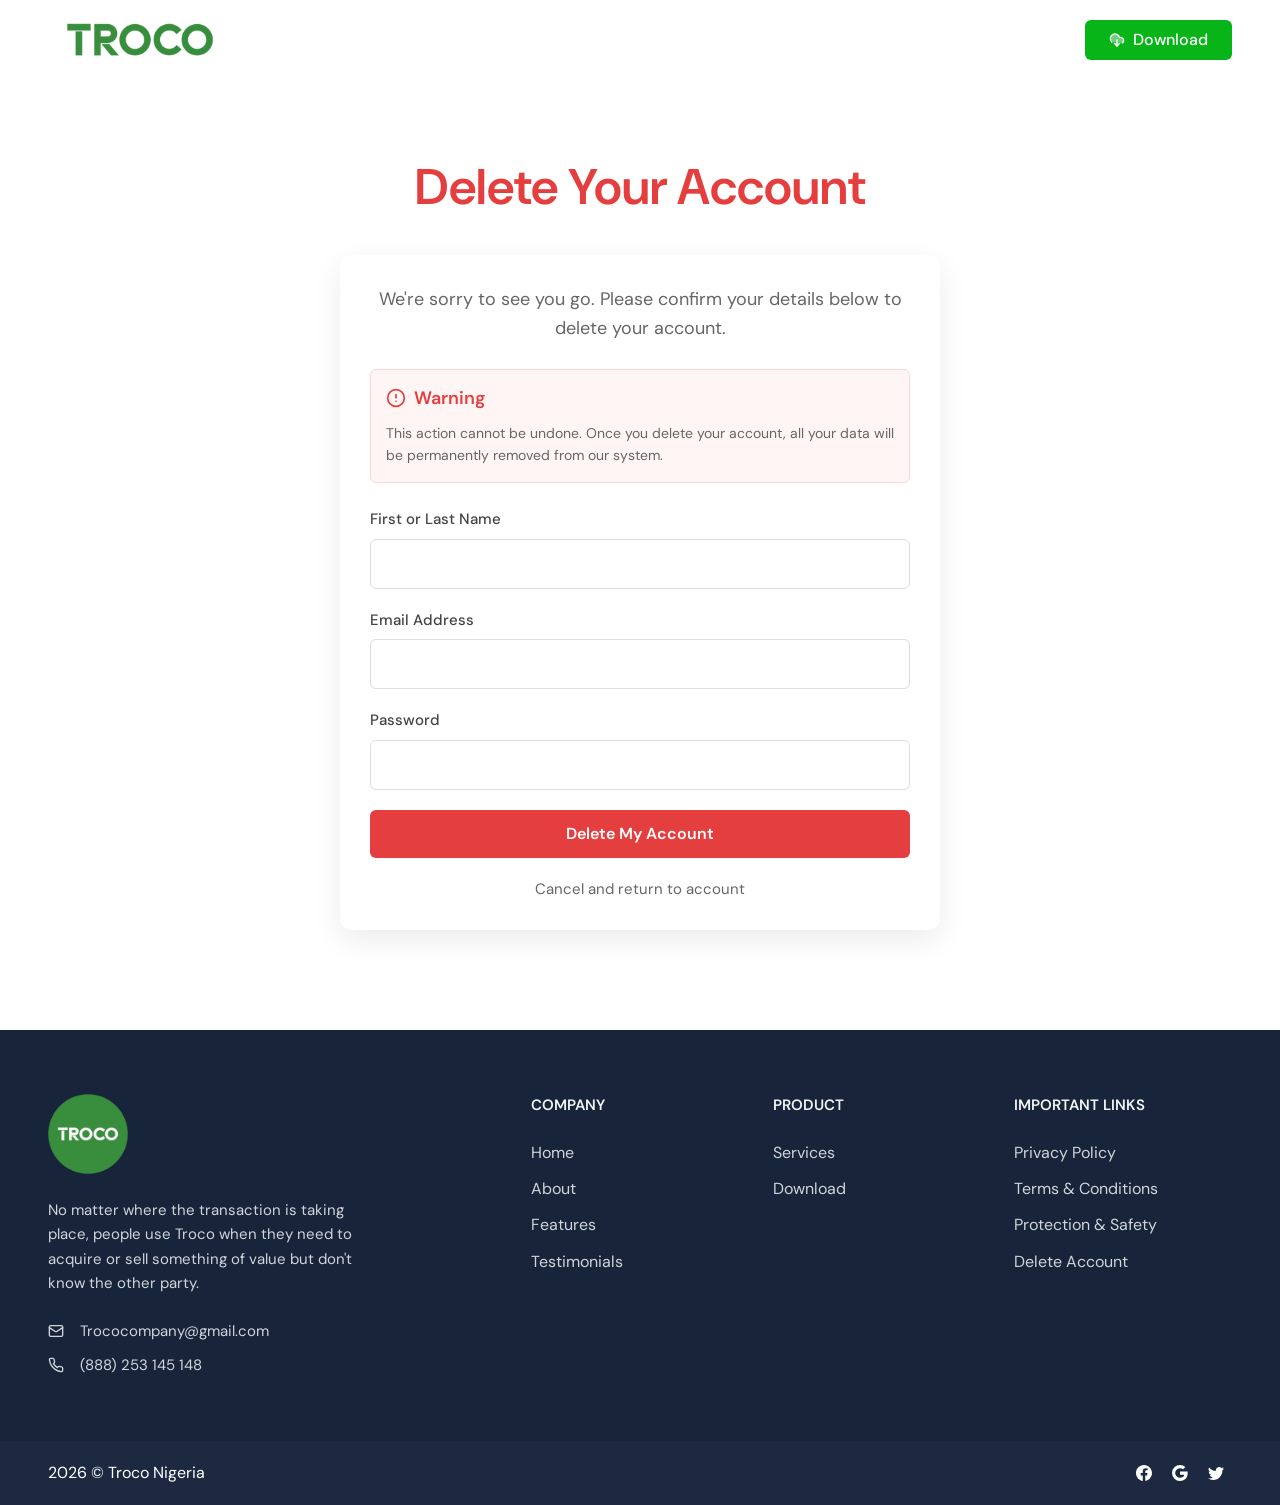
<file: delete_acct.html>
<!DOCTYPE html>
<html lang="en">
  <head>
    <meta charset="UTF-8" />
    <meta name="viewport" content="width=device-width, initial-scale=1.0" />
    <title>Delete Account - Troco</title>
    <link href="assets/css/style.css" rel="stylesheet" type="text/css" />
    <meta charset="UTF-8" />
    <meta name="viewport" content="width=device-width, initial-scale=1" />
    <title>Troco_NG</title>
    <meta
      name="description"
      content="A Fully Responsive Tailwind CSS Template, personal, agency, application, business, clean, creative, it solutions, startup, career, blog, modern, creative, multipurpose, portfolio, saas, software, tailwind css, etc."
    />
    <meta
      name="keywords"
      content="Escrow service, sales, e-commerce, buying, mobile, troco"
    />
    <meta name="author" content="Troco" />

    <!-- favicon -->
    <link href="assets/images/Troco1.png" rel="shortcut icon" />

    <!-- Icons Css -->
    <link href="assets/css/icons.min.css" rel="stylesheet" type="text/css" />

    <!-- Jarallax Css -->
    <link href="assets/libs/jarallax/jarallax.min.css" rel="stylesheet" />

    <!-- Swiper Css -->
    <link href="assets/libs/swiper/swiper-bundle.min.css" rel="stylesheet" />

    <style>
      .terms {
        margin-top: 150px;
        width: 100%;
        display: flex;
        align-items: center;
        flex-direction: column;
        margin-bottom: 100px;
      }

      .terms_txt {
        font-size: 50px;
        color: #e53e3e;
      }

      /* Delete Account Form Styles */
      .delete-account-container {
        width: 70%;
        max-width: 600px;
        background-color: white;
        border-radius: 12px;
        box-shadow: 0 10px 30px rgba(0, 0, 0, 0.08);
        padding: 30px;
        margin-top: 30px;
      }

      .form-description {
        text-align: center;
        margin-bottom: 25px;
        font-size: 18px;
        color: #666;
      }

      .warning-box {
        background-color: #fff5f5;
        border: 1px solid #fed7d7;
        border-radius: 6px;
        padding: 15px;
        margin-bottom: 25px;
      }

      .warning-box h3 {
        color: #e53e3e;
        margin-bottom: 10px;
        font-size: 18px;
        display: flex;
        align-items: center;
      }

      .warning-box h3 svg {
        margin-right: 8px;
      }

      .warning-box p {
        color: #666;
        font-size: 14px;
        margin-top: 0;
        width: 100%;
      }

      .form-group {
        margin-bottom: 20px;
      }

      .form-group label {
        display: block;
        margin-bottom: 8px;
        font-weight: 500;
        color: #444;
      }

      .form-group input {
        width: 100%;
        padding: 12px 15px;
        border: 1px solid #ddd;
        border-radius: 6px;
        font-size: 16px;
        transition: border-color 0.3s;
      }

      .form-group input:focus {
        outline: none;
        border-color: #e53e3e;
        box-shadow: 0 0 0 3px rgba(229, 62, 62, 0.1);
      }

      .delete-btn {
        background-color: #e53e3e;
        color: white;
        border: none;
        padding: 12px 20px;
        border-radius: 6px;
        font-size: 16px;
        font-weight: 600;
        cursor: pointer;
        width: 100%;
        transition: background-color 0.3s;
      }

      .delete-btn:hover {
        background-color: #c53030;
      }

      .cancel-link {
        display: block;
        text-align: center;
        margin-top: 20px;
        color: #666;
        text-decoration: none;
      }

      .cancel-link:hover {
        color: #333;
        text-decoration: underline;
      }

      /* Modal styles */
      .modal-overlay {
        position: fixed;
        top: 0;
        left: 0;
        right: 0;
        bottom: 0;
        background-color: rgba(0, 0, 0, 0.5);
        display: flex;
        align-items: center;
        justify-content: center;
        z-index: 1000;
        opacity: 0;
        visibility: hidden;
        transition: opacity 0.3s, visibility 0.3s;
      }

      .modal-overlay.active {
        opacity: 1;
        visibility: visible;
      }

      .modal {
        background-color: white;
        border-radius: 12px;
        padding: 30px;
        width: 90%;
        max-width: 450px;
        box-shadow: 0 10px 30px rgba(0, 0, 0, 0.2);
        transform: translateY(-20px);
        transition: transform 0.3s;
      }

      .modal-overlay.active .modal {
        transform: translateY(0);
      }

      .modal-header {
        margin-bottom: 20px;
        text-align: center;
      }

      .modal-header h2 {
        color: #e53e3e;
        font-size: 24px;
        margin-bottom: 10px;
      }

      .modal-content {
        margin-bottom: 25px;
      }

      .modal-buttons {
        display: flex;
        gap: 15px;
      }

      .modal-btn {
        flex: 1;
        padding: 12px;
        border-radius: 6px;
        font-size: 16px;
        font-weight: 600;
        cursor: pointer;
        border: none;
        transition: background-color 0.3s;
      }

      .confirm-btn {
        background-color: #e53e3e;
        color: white;
      }

      .confirm-btn:hover {
        background-color: #c53030;
      }

      .cancel-btn {
        background-color: #e2e8f0;
        color: #4a5568;
      }

      .cancel-btn:hover {
        background-color: #cbd5e0;
      }

      /* Success message */
      .success-message {
        display: none;
        text-align: center;
        padding: 30px 20px;
      }

      .success-message svg {
        width: 70px;
        height: 70px;
        margin-bottom: 20px;
      }

      .success-message h2 {
        color: #38a169;
        margin-bottom: 15px;
        font-size: 24px;
      }

      .success-message p {
        color: #666;
        margin-bottom: 25px;
        width: 100%;
      }

      .home-btn {
        background-color: #07b518;
        color: white;
        border: none;
        padding: 12px 20px;
        border-radius: 6px;
        font-size: 16px;
        font-weight: 600;
        cursor: pointer;
        transition: background-color 0.3s;
      }

      .home-btn:hover {
        background-color: #059414;
      }

      /* Error message */
      .error-message {
        display: none;
        background-color: #fff5f5;
        border: 1px solid #fed7d7;
        border-radius: 6px;
        padding: 15px;
        margin-bottom: 25px;
        color: #e53e3e;
        text-align: center;
      }

      /* Loading spinner */
      .spinner {
        display: inline-block;
        width: 20px;
        height: 20px;
        border: 3px solid rgba(255, 255, 255, 0.3);
        border-radius: 50%;
        border-top-color: white;
        animation: spin 1s ease-in-out infinite;
        margin-right: 10px;
        vertical-align: middle;
      }

      @keyframes spin {
        to {
          transform: rotate(360deg);
        }
      }

      .loading-text {
        display: none;
      }

      .delete-btn.loading .loading-text {
        display: inline;
      }

      .delete-btn.loading .normal-text {
        display: none;
      }

      @media (max-width: 768px) {
        .delete-account-container {
          width: 90%;
          padding: 20px;
        }

        .terms_txt {
          font-size: 36px;
        }
      }
    </style>
  </head>
  <body>
    <nav
      class="navbar fixed top-0 start-0 end-0 z-999 transition-all duration-500 py-5 items-center shadow-md lg:shadow-none [&.is-sticky]:bg-white group [&.is-sticky]:shadow-md bg-white lg:bg-transparent"
      id="navbar"
    >
      <div class="container">
        <div class="flex lg:flex-nowrap flex-wrap items-center">
          <a class="flex items-center" href="index.html">
            <img src="assets/images/troco.png" class="h-9 flex" />
          </a>

          <div class="lg:hidden flex items-center ms-auto px-2.5">
            <button
              class="hs-collapse-toggle"
              type="button"
              id="hs-unstyled-collapse"
              data-hs-collapse="#navbarCollapse"
            >
              <i data-lucide="menu" class="h-8 w-8 text-black"></i>
            </button>
          </div>

          <div class="ms-auto shrink hidden lg:inline-flex gap-2">
            <a
              href="#"
              class="py-2 px-6 inline-flex items-center gap-2 rounded-md text-base text-white bg-primary hover:bg-primaryDark transition-all duration-500 font-medium"
            >
              <i data-lucide="download-cloud" class="h-4 w-4 fill-white/40"></i>
              <span class="hidden sm:block">Download</span>
            </a>
          </div>
        </div>
      </div>
    </nav>

    <!-- Delete Account Form Section -->
    <div class="terms">
      <h1 class="terms_txt">Delete Your Account</h1>

      <div class="delete-account-container" id="delete-form-container">
        <p class="form-description">
          We're sorry to see you go. Please confirm your details below to delete
          your account.
        </p>

        <div class="warning-box">
          <h3>
            <svg
              xmlns="http://www.w3.org/2000/svg"
              width="20"
              height="20"
              viewBox="0 0 24 24"
              fill="none"
              stroke="#e53e3e"
              stroke-width="2"
              stroke-linecap="round"
              stroke-linejoin="round"
            >
              <circle cx="12" cy="12" r="10"></circle>
              <line x1="12" y1="8" x2="12" y2="12"></line>
              <line x1="12" y1="16" x2="12.01" y2="16"></line>
            </svg>
            Warning
          </h3>
          <p>
            This action cannot be undone. Once you delete your account, all your
            data will be permanently removed from our system.
          </p>
        </div>

        <div id="error-message" class="error-message">
          An error occurred while trying to delete your account. Please try
          again.
        </div>

        <form id="delete-account-form">
          <div class="form-group">
            <label for="firstOrLastName">First or Last Name</label>
            <input
              type="text"
              id="firstOrLastName"
              name="firstOrLastName"
              required
            />
          </div>

          <div class="form-group">
            <label for="email">Email Address</label>
            <input type="email" id="email" name="email" required />
          </div>

          <div class="form-group">
            <label for="password">Password</label>
            <input type="password" id="password" name="password" required />
          </div>

          <button type="submit" class="delete-btn" id="delete-btn">
            <span class="spinner" id="spinner" style="display: none"></span>
            <span class="normal-text">Delete My Account</span>
            <span class="loading-text">Deleting Account...</span>
          </button>
        </form>

        <a href="index.html" class="cancel-link"
          >Cancel and return to account</a
        >
      </div>

      <!-- Success message (initially hidden) -->
      <div
        class="delete-account-container success-message"
        id="success-container"
      >
        <svg
          xmlns="http://www.w3.org/2000/svg"
          width="24"
          height="24"
          viewBox="0 0 24 24"
          fill="none"
          stroke="#38a169"
          stroke-width="2"
          stroke-linecap="round"
          stroke-linejoin="round"
        >
          <path d="M22 11.08V12a10 10 0 1 1-5.93-9.14"></path>
          <polyline points="22 4 12 14.01 9 11.01"></polyline>
        </svg>
        <h2>Account Deleted Successfully</h2>
        <p>
          Your account and all associated data have been permanently removed
          from our system.
        </p>
        <button class="home-btn" id="home-btn">
          <a href="index.html">Return to Home</a>
        </button>
      </div>
    </div>

    <!-- Confirmation Modal -->
    <div class="modal-overlay" id="confirmation-modal">
      <div class="modal">
        <div class="modal-header">
          <h2>Confirm Account Deletion</h2>
        </div>
        <div class="modal-content">
          <p>
            Are you absolutely sure you want to delete your account? This action
            cannot be undone and all your data will be permanently lost.
          </p>
        </div>
        <div class="modal-buttons">
          <button class="modal-btn cancel-btn" id="modal-cancel-btn">
            Cancel
          </button>
          <button class="modal-btn confirm-btn" id="modal-confirm-btn">
            Yes, Delete
          </button>
        </div>
      </div>
    </div>

    <footer class="bg-[#17243A]">
      <div class="container">
        <div
          class="grid grid-cols-2 md:grid-cols-4 lg:grid-cols-5 gap-6 pb-16 pt-16"
        >
          <div class="col-span-full lg:col-span-2">
            <div class="max-w-2xl mx-auto">
              <div class="flex items-center">
                <img src="assets/images/Troco1.png" alt="" class="h-20 me-5" />
              </div>
              <p class="text-gray-300 max-w-xs mt-6">
                No matter where the transaction is taking place, people use
                Troco when they need to acquire or sell something of value but
                don't know the other party.
              </p>
            </div>

            <div class="mt-6 grid space-y-3">
              <a
                class="inline-flex items-center gap-x-4 text-gray-300 hover:text-gray-400 transition-all duration-300"
                href="#"
              >
                <svg
                  xmlns="http://www.w3.org/2000/svg"
                  width="16"
                  height="16"
                  viewBox="0 0 24 24"
                  fill="none"
                  stroke="currentColor"
                  stroke-width="2"
                  stroke-linecap="round"
                  stroke-linejoin="round"
                  class="lucide lucide-mail"
                >
                  <rect width="20" height="16" x="2" y="4" rx="2" />
                  <path d="m22 7-8.97 5.7a1.94 1.94 0 0 1-2.06 0L2 7" />
                </svg>
                Trococompany@gmail.com
              </a>

              <a
                class="inline-flex items-center gap-x-4 text-gray-300 hover:text-gray-400 transition-all duration-300"
                href="#"
              >
                <svg
                  xmlns="http://www.w3.org/2000/svg"
                  width="16"
                  height="16"
                  viewBox="0 0 24 24"
                  fill="none"
                  stroke="currentColor"
                  stroke-width="2"
                  stroke-linecap="round"
                  stroke-linejoin="round"
                  class="lucide lucide-phone"
                >
                  <path
                    d="M22 16.92v3a2 2 0 0 1-2.18 2 19.79 19.79 0 0 1-8.63-3.07 19.5 19.5 0 0 1-6-6 19.79 19.79 0 0 1-3.07-8.67A2 2 0 0 1 4.11 2h3a2 2 0 0 1 2 1.72 12.84 12.84 0 0 0 .7 2.81 2 2 0 0 1-.45 2.11L8.09 9.91a16 16 0 0 0 6 6l1.27-1.27a2 2 0 0 1 2.11-.45 12.84 12.84 0 0 0 2.81.7A2 2 0 0 1 22 16.92z"
                  />
                </svg>
                (888) 253 145 148
              </a>
            </div>
          </div>

          <div class="col-span-1">
            <h4 class="font-semibold text-gray-100 uppercase">Company</h4>

            <div class="mt-6 grid space-y-3">
              <p>
                <a
                  class="inline-flex gap-x-2 text-base text-gray-300 hover:text-gray-400 transition-all duration-300"
                  href="#"
                  >Home</a
                >
              </p>
              <p>
                <a
                  class="inline-flex gap-x-2 text-base text-gray-300 hover:text-gray-400 transition-all duration-300"
                  href="#"
                  >About</a
                >
              </p>
              <p>
                <a
                  class="inline-flex gap-x-2 text-base text-gray-300 hover:text-gray-400 transition-all duration-300"
                  href="#"
                  >Features</a
                >
              </p>
              <p>
                <a
                  class="inline-flex gap-x-2 text-base text-gray-300 hover:text-gray-400 transition-all duration-300"
                  href="#"
                  >Testimonials</a
                >
              </p>
            </div>
          </div>

          <div class="col-span-1">
            <h4 class="font-semibold text-gray-100 uppercase">Product</h4>

            <div class="mt-6 grid space-y-3">
              <p>
                <a
                  class="inline-flex gap-x-2 text-base text-gray-300 hover:text-gray-400 transition-all duration-300"
                  href="#"
                  >Services</a
                >
              </p>
              <p>
                <a
                  class="inline-flex gap-x-2 text-base text-gray-300 hover:text-gray-400 transition-all duration-300"
                  href="#"
                  >Download</a
                >
              </p>
            </div>
          </div>

          <div class="col-span-1">
            <h4 class="font-semibold text-gray-100 uppercase">
              Important Links
            </h4>

            <div class="mt-6 grid space-y-3">
              <p>
                <a
                  class="inline-flex gap-x-2 text-base text-gray-300 hover:text-gray-400 transition-all duration-300"
                  href="privacy_policy.html"
                  >Privacy Policy
                </a>
              </p>
              <p>
                <a
                  class="inline-flex gap-x-2 text-base text-gray-300 hover:text-gray-400 transition-all duration-300"
                  href="terms.html"
                  >Terms & Conditions</a
                >
              </p>
              <p>
                <a
                  class="inline-flex gap-x-2 text-base text-gray-300 hover:text-gray-400 transition-all duration-300"
                  href="safety.html"
                  >Protection & Safety</a
                >
              </p>
              <p>
                <a
                  style="color: red"
                  class="inline-flex gap-x-2 text-base text-gray-300 hover:text-gray-400 transition-all duration-300"
                  href="delete_acct.html"
                  >Delete Account</a
                >
              </p>
            </div>
          </div>
        </div>
      </div>

      <div class="py-4 bg-[#1C2940]">
        <!-- 1B283F -->
        <div class="container">
          <div class="flex justify-between items-center">
            <p class="text-base text-white">
              <script>
                document.write(new Date().getFullYear());
              </script>
              © Troco Nigeria
            </p>

            <div>
              <a
                class="size-8 inline-flex justify-center items-center gap-x-2 text-sm font-semibold rounded-md border border-transparent text-white hover:bg-primary transition-all duration-300"
                href="#"
              >
                <svg
                  class="flex-shrink-0 size-4"
                  xmlns="http://www.w3.org/2000/svg"
                  width="16"
                  height="16"
                  fill="currentColor"
                  viewBox="0 0 16 16"
                >
                  <path
                    d="M16 8.049c0-4.446-3.582-8.05-8-8.05C3.58 0-.002 3.603-.002 8.05c0 4.017 2.926 7.347 6.75 7.951v-5.625h-2.03V8.05H6.75V6.275c0-2.017 1.195-3.131 3.022-3.131.876 0 1.791.157 1.791.157v1.98h-1.009c-.993 0-1.303.621-1.303 1.258v1.51h2.218l-.354 2.326H9.25V16c3.824-.604 6.75-3.934 6.75-7.951z"
                  />
                </svg>
              </a>
              <a
                class="size-8 inline-flex justify-center items-center gap-x-2 text-sm font-semibold rounded-md border border-transparent text-white hover:bg-primary transition-all duration-300"
                href="#"
              >
                <svg
                  class="flex-shrink-0 size-4"
                  xmlns="http://www.w3.org/2000/svg"
                  width="16"
                  height="16"
                  fill="currentColor"
                  viewBox="0 0 16 16"
                >
                  <path
                    d="M15.545 6.558a9.42 9.42 0 0 1 .139 1.626c0 2.434-.87 4.492-2.384 5.885h.002C11.978 15.292 10.158 16 8 16A8 8 0 1 1 8 0a7.689 7.689 0 0 1 5.352 2.082l-2.284 2.284A4.347 4.347 0 0 0 8 3.166c-2.087 0-3.86 1.408-4.492 3.304a4.792 4.792 0 0 0 0 3.063h.003c.635 1.893 2.405 3.301 4.492 3.301 1.078 0 2.004-.276 2.722-.764h-.003a3.702 3.702 0 0 0 1.599-2.431H8v-3.08h7.545z"
                  />
                </svg>
              </a>
              <a
                class="size-8 inline-flex justify-center items-center gap-x-2 text-sm font-semibold rounded-md border border-transparent text-white hover:bg-primary transition-all duration-300"
                href="#"
              >
                <svg
                  class="flex-shrink-0 size-4"
                  xmlns="http://www.w3.org/2000/svg"
                  width="16"
                  height="16"
                  fill="currentColor"
                  viewBox="0 0 16 16"
                >
                  <path
                    d="M5.026 15c6.038 0 9.341-5.003 9.341-9.334 0-.14 0-.282-.006-.422A6.685 6.685 0 0 0 16 3.542a6.658 6.658 0 0 1-1.889.518 3.301 3.301 0 0 0 1.447-1.817 6.533 6.533 0 0 1-2.087.793A3.286 3.286 0 0 0 7.875 6.03a9.325 9.325 0 0 1-6.767-3.429 3.289 3.289 0 0 0 1.018 4.382A3.323 3.323 0 0 1 .64 6.575v.045a3.288 3.288 0 0 0 2.632 3.218 3.203 3.203 0 0 1-.865.115 3.23 3.23 0 0 1-.614-.057 3.283 3.283 0 0 0 3.067 2.277A6.588 6.588 0 0 1 .78 13.58a6.32 6.32 0 0 1-.78-.045A9.344 9.344 0 0 0 5.026 15z"
                  />
                </svg>
              </a>
            </div>
          </div>
        </div>
      </div>
    </footer>

    <script>
      // Form submission
      document
        .getElementById("delete-account-form")
        .addEventListener("submit", function (e) {
          e.preventDefault();

          // Show confirmation modal
          document.getElementById("confirmation-modal").classList.add("active");
        });

      // Cancel deletion
      document
        .getElementById("modal-cancel-btn")
        .addEventListener("click", function () {
          document
            .getElementById("confirmation-modal")
            .classList.remove("active");
        });

      // Confirm deletion
      document
        .getElementById("modal-confirm-btn")
        .addEventListener("click", function () {
          // Hide modal
          document
            .getElementById("confirmation-modal")
            .classList.remove("active");

          // Get form data
          const firstOrLastName =
            document.getElementById("firstOrLastName").value;
          const email = document.getElementById("email").value;
          const password = document.getElementById("password").value;

          // Show loading state
          const deleteBtn = document.getElementById("delete-btn");
          deleteBtn.classList.add("loading");
          document.getElementById("spinner").style.display = "inline-block";

          // Hide any previous error
          document.getElementById("error-message").style.display = "none";

          // Call the API
          fetch(
            "https://trocotechnologylimitedserver.space/api/v1/deleteAccount_web",
            {
              method: "POST",
              headers: {
                "Content-Type": "application/json",
              },
              body: JSON.stringify({
                email: email,
                firstOrLastName: firstOrLastName,
                password: password,
              }),
            }
          )
            .then((response) => {
              // Check if the response is ok (status in the range 200-299)
              if (!response.ok) {
                return response.json().then((data) => {
                  throw new Error(data.message || "Failed to delete account");
                });
              }
              return response.json();
            })
            .then((data) => {
              // Hide loading state
              deleteBtn.classList.remove("loading");
              document.getElementById("spinner").style.display = "none";

              // Show success message
              document.getElementById("delete-form-container").style.display =
                "none";
              document.getElementById("success-container").style.display =
                "block";
            })
            .catch((error) => {
              // Hide loading state
              deleteBtn.classList.remove("loading");
              document.getElementById("spinner").style.display = "none";

              // Show error message
              const errorMessage = document.getElementById("error-message");
              errorMessage.textContent =
                error.message ||
                "An error occurred while trying to delete your account. Please try again.";
              errorMessage.style.display = "block";
            });
        });

      // Return to home button
      document
        .getElementById("home-btn")
        .addEventListener("click", function () {
          // Redirect to home page
          window.location.href = "index.html";
        });
    </script>

    <!-- Preline Js -->
    <script src="assets/libs/preline/preline.js"></script>

    <!-- Lucide Js -->
    <script src="assets/libs/lucide/umd/lucide.min.js"></script>

    <!-- Gumshoe Js -->
    <script src="assets/libs/gumshoejs/gumshoe.polyfills.min.js"></script>

    <!-- Jarallax Js -->
    <script src="assets/libs/jarallax/jarallax.min.js"></script>

    <!-- Swiper Bundle Js -->
    <script src="assets/libs/swiper/swiper-bundle.min.js"></script>

    <!-- Swiper Js -->
    <script src="assets/js/swiper.js"></script>

    <!-- Main App Js -->
    <script src="assets/js/app.js"></script>
  </body>
</html>
</file>
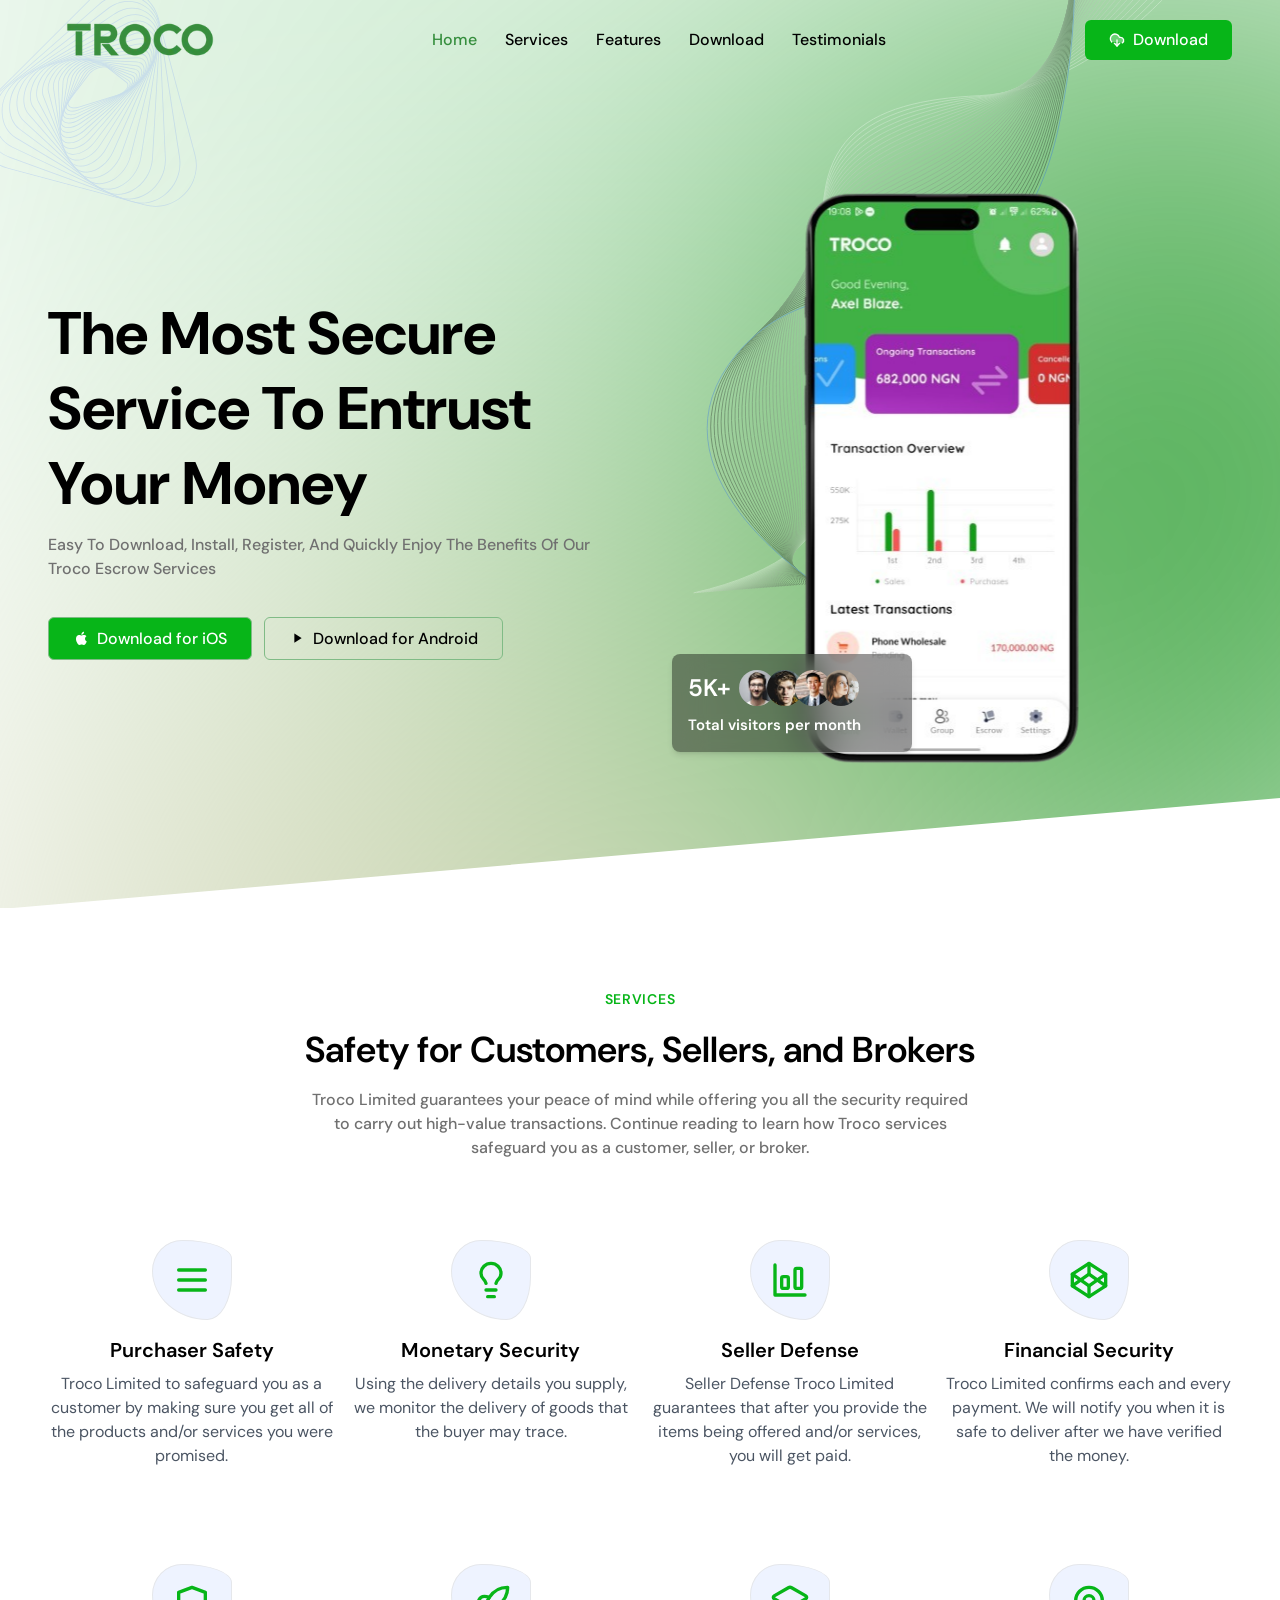
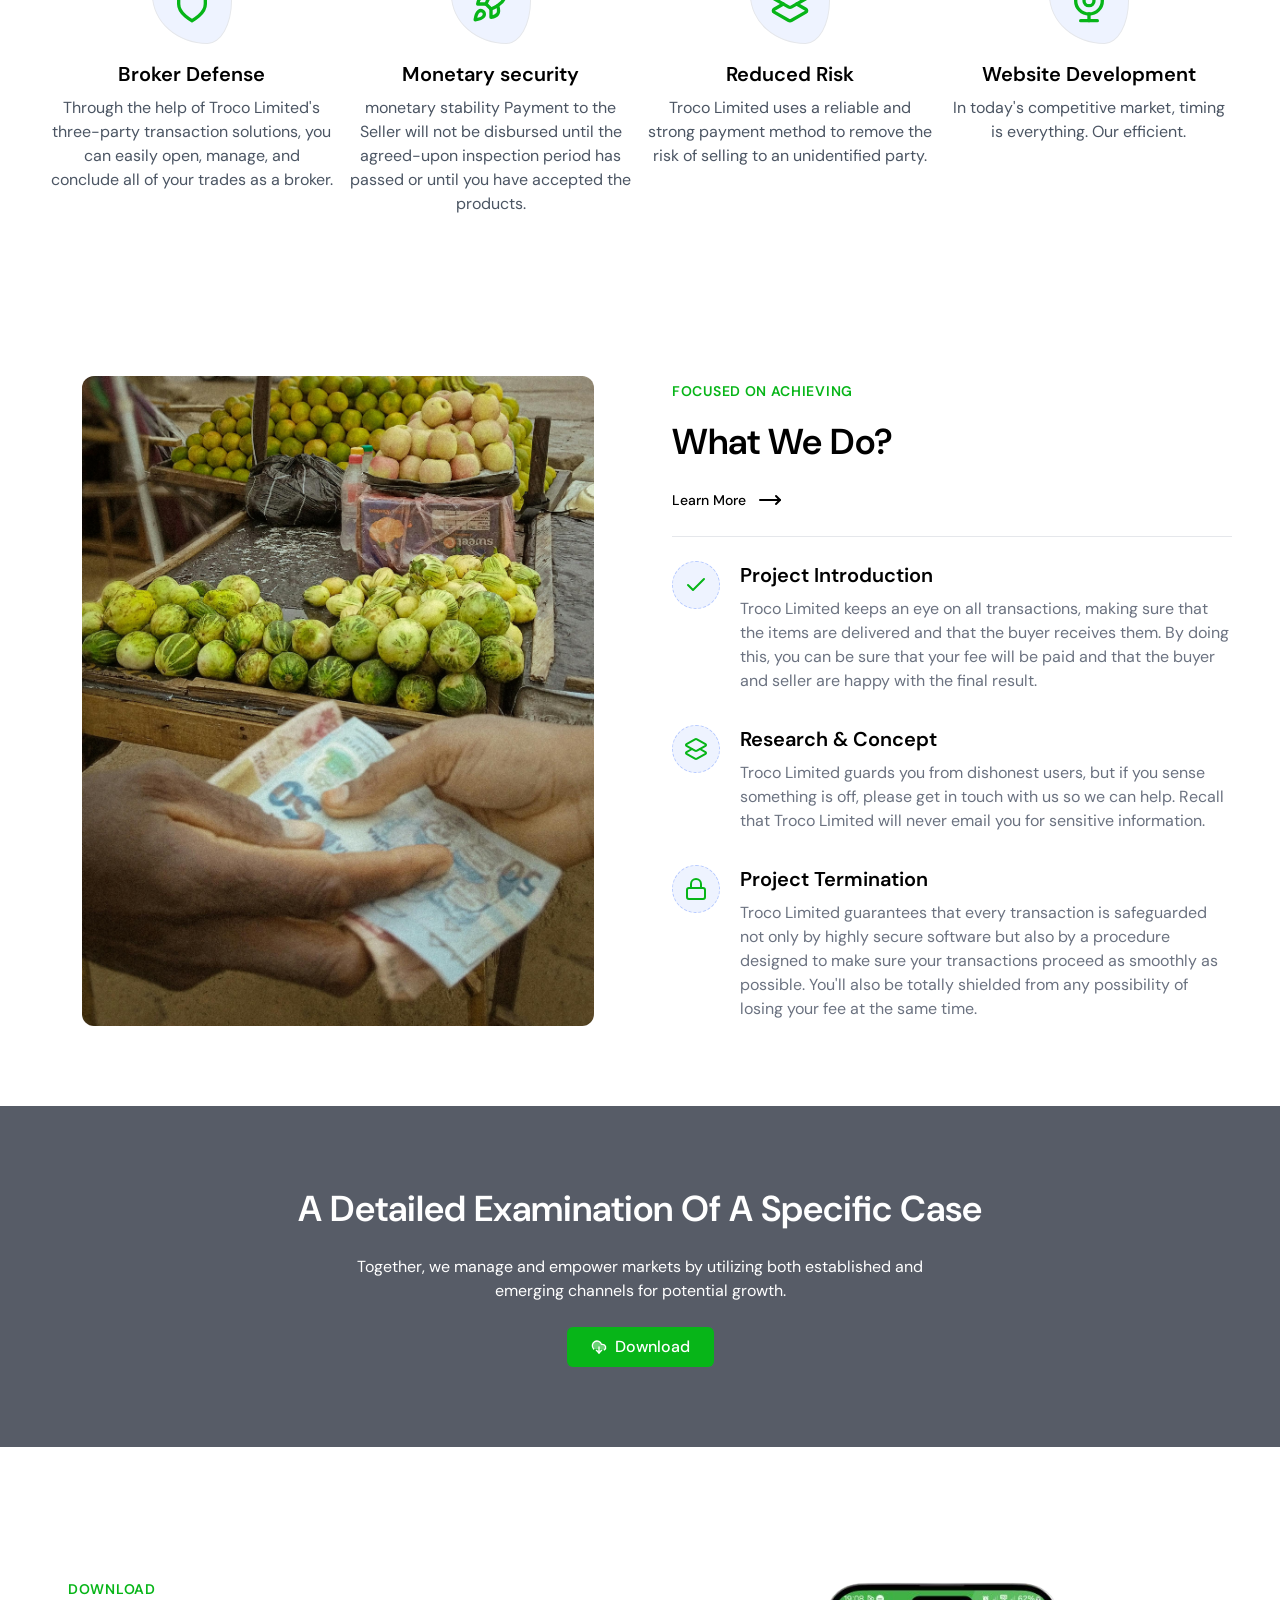
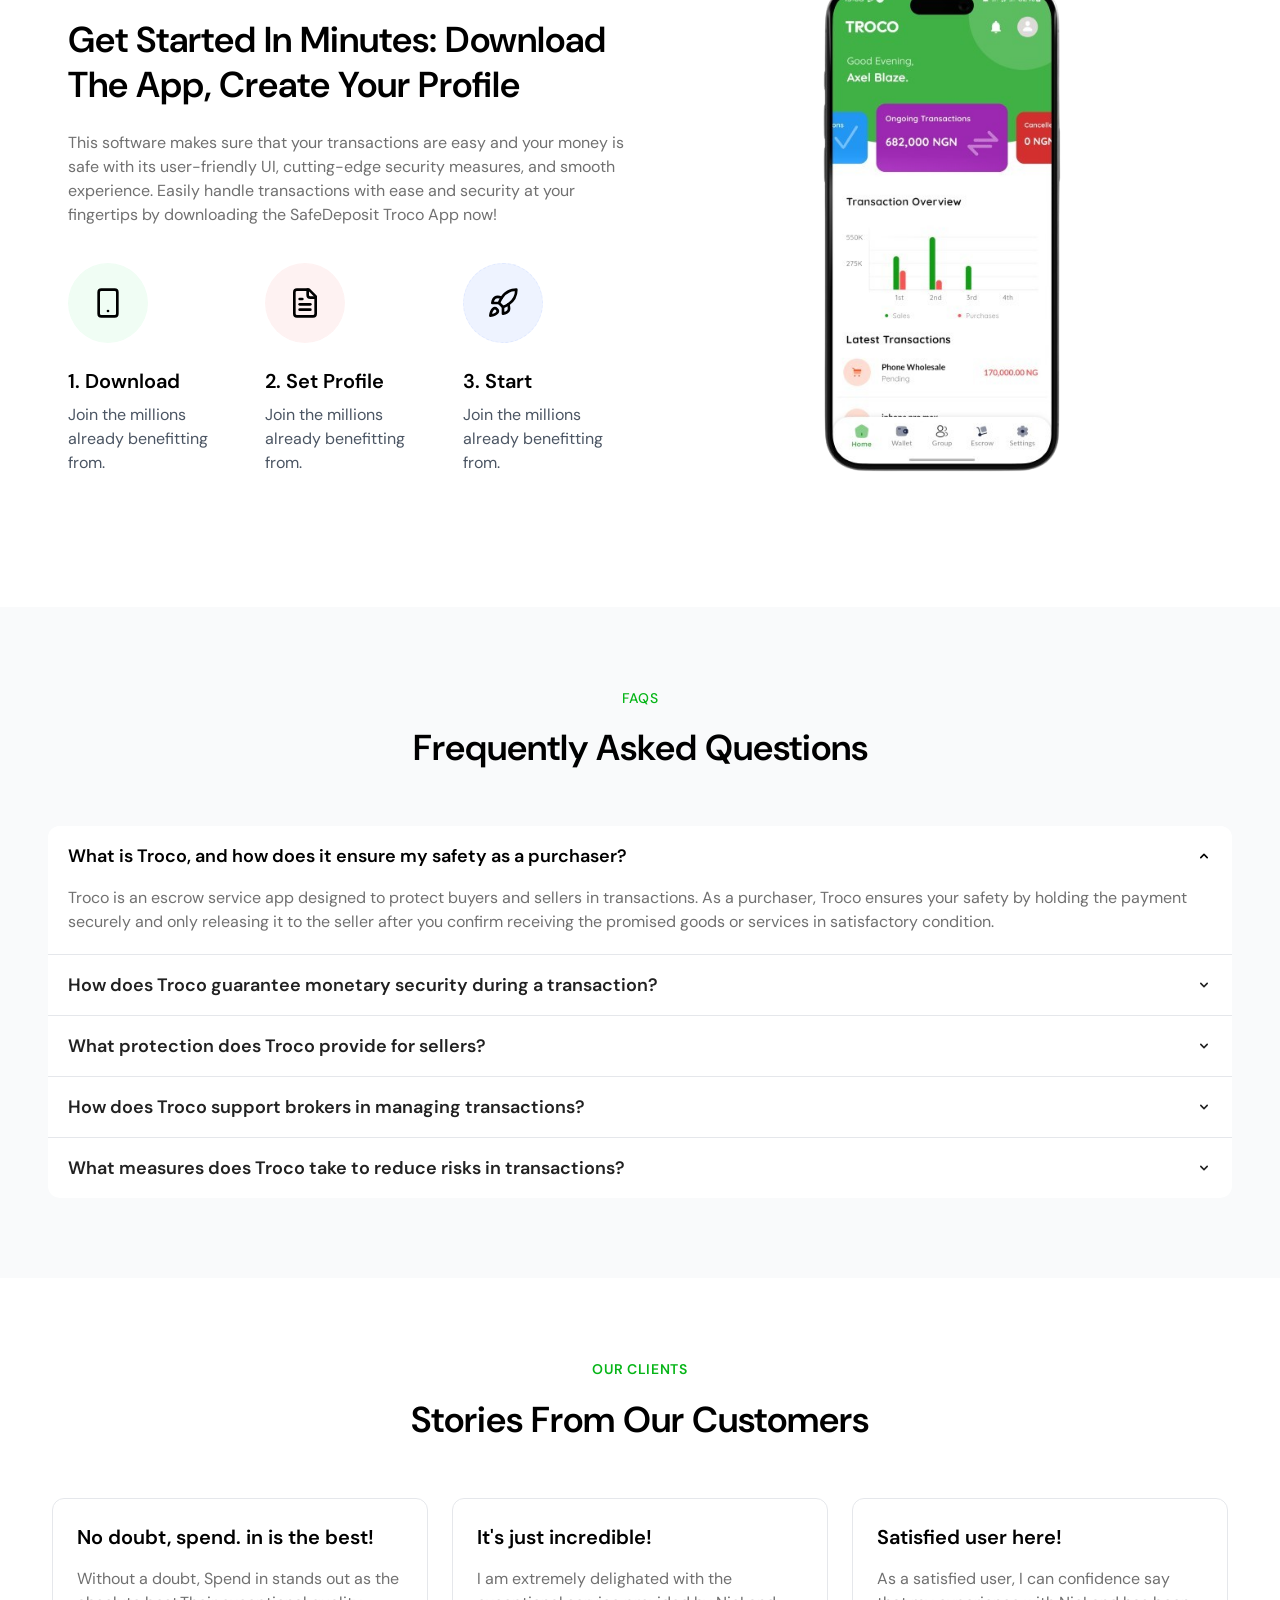
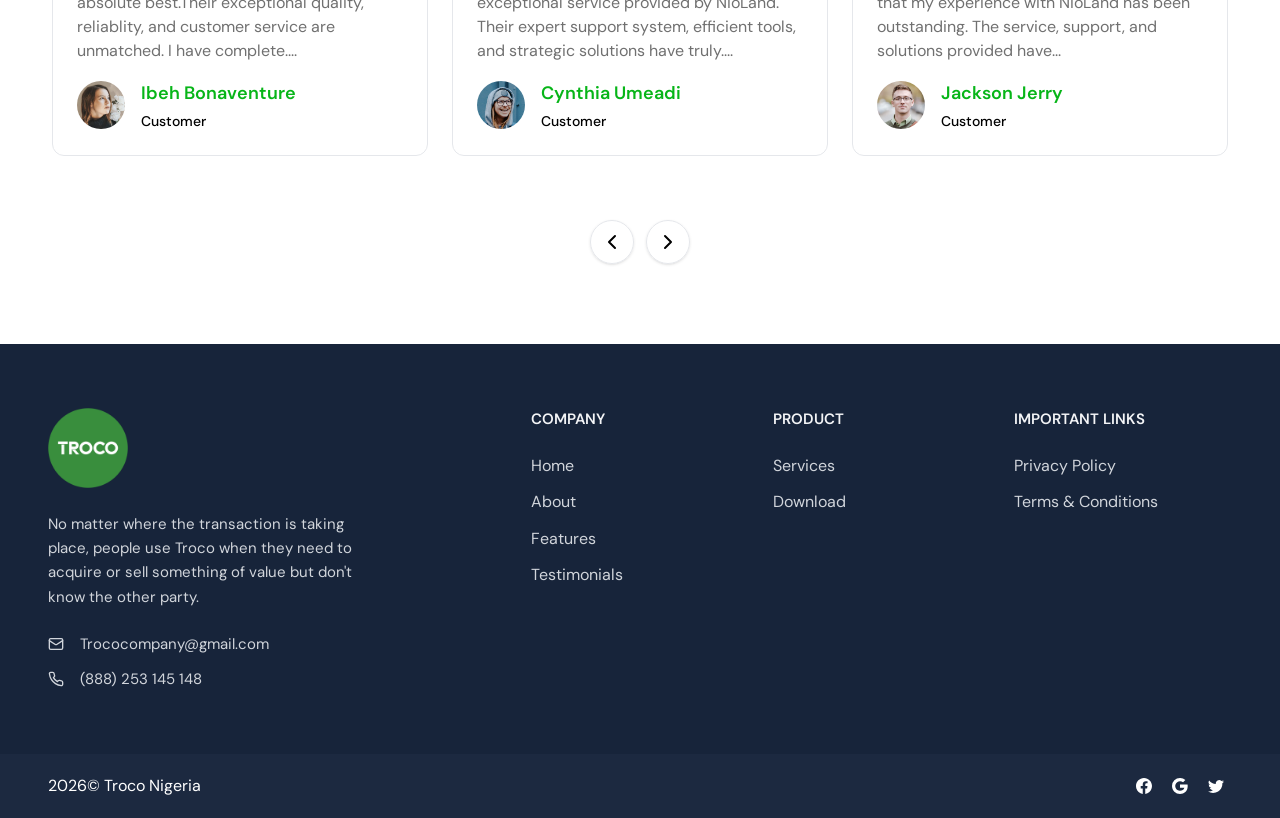
<file: index-4.html>
<!DOCTYPE html>
<html lang="en">


<!-- Mirrored from zoyothemes.com/tailwind/evea/index-4 by HTTrack Website Copier/3.x [XR&CO'2014], Sat, 21 Dec 2024 07:35:13 GMT -->
<!-- Added by HTTrack --><meta http-equiv="content-type" content="text/html;charset=UTF-8" /><!-- /Added by HTTrack -->
<head>
    <meta charset="UTF-8">
    <meta name="viewport" content="width=device-width, initial-scale=1">
    <title>Troco_NG</title>
    <meta name="description" content="A Fully Responsive Tailwind CSS Template, personal, agency, application, business, clean, creative, it solutions, startup, career, blog, modern, creative, multipurpose, portfolio, saas, software, tailwind css, etc."/>
    <meta name="keywords" content="Escrow service, sales, e-commerce, buying, mobile, troco"/>
    <meta name="author" content="Troco"/>

    <!-- favicon -->
    <link href="assets/images/Troco1.png" rel="shortcut icon">

    <!-- Icons Css -->
    <link href="assets/css/icons.min.css" rel="stylesheet" type="text/css">

    <!-- Jarallax Css -->
    <link href="assets/libs/jarallax/jarallax.min.css" rel="stylesheet">

    <!-- Swiper Css -->
    <link href="assets/libs/swiper/swiper-bundle.min.css" rel="stylesheet">

    <!-- Main Css -->
    <link href="assets/css/style.css" rel="stylesheet" type="text/css">

</head>

<body>

    <!-- Navbar Start -->
    <nav class="navbar fixed top-0 start-0 end-0 z-999 transition-all duration-500 py-5 items-center shadow-md lg:shadow-none [&.is-sticky]:bg-white group [&.is-sticky]:shadow-md bg-white lg:bg-transparent" id="navbar">
        <div class="container">
        
            <div class="flex lg:flex-nowrap flex-wrap items-center">

                <a class='flex items-center' href='index-1.html'>
                    <img src="assets/images/troco.png" class="h-9 flex">
                </a>

                <div class="lg:hidden flex items-center ms-auto px-2.5">
                    <button class="hs-collapse-toggle" type="button" id="hs-unstyled-collapse" data-hs-collapse="#navbarCollapse">
                        <i data-lucide="menu" class="h-8 w-8 text-black"></i>
                    </button>
                </div>

                <div class="navigation hs-collapse transition-all duration-300 lg:basis-auto basis-full grow hidden items-center justify-center lg:flex mx-auto overflow-hidden mt-6 lg:mt-0 nav-light" id="navbarCollapse">
                    <ul class="navbar-nav flex-col lg:flex-row gap-y-2 flex lg:items-center justify-center" id="navbar-navlist">
                        <li class="nav-item mx-1.5 transition-all text-dark lg:text-black group-[&.is-sticky]:text-dark all duration-300 hover:text-primary [&.active]:!text-primary group-[&.is-sticky]:[&.active]:text-primary">
                            <a class="nav-link inline-flex items-center text-sm lg:text-base font-medium py-0.5 px-2 capitalize" href="#home">Home</a>
                        </li>

                        <li class="nav-item mx-1.5 transition-all text-dark lg:text-black group-[&.is-sticky]:text-dark duration-300 hover:text-primary [&.active]:!text-primary group-[&.is-sticky]:[&.active]:text-primary">
                            <a class="nav-link inline-flex items-center text-sm lg:text-base font-medium py-0.5 px-2 capitalize" href="#services">Services</a>
                        </li>
    
                        <li class="nav-item mx-1.5 transition-all text-dark lg:text-black group-[&.is-sticky]:text-dark duration-300 hover:text-primary [&.active]:!text-primary group-[&.is-sticky]:[&.active]:text-primary">
                            <a class="nav-link inline-flex items-center text-sm lg:text-base font-medium py-0.5 px-2 capitalize" href="#features">Features</a>
                        </li>

                        <li class="nav-item mx-1.5 transition-all text-dark lg:text-black group-[&.is-sticky]:text-dark duration-300 hover:text-primary [&.active]:!text-primary group-[&.is-sticky]:[&.active]:text-primary">
                            <a class="nav-link inline-flex items-center text-sm lg:text-base font-medium py-0.5 px-2 capitalize" href="#about">Download</a>
                        </li>
    
                        <li class="nav-item mx-1.5 transition-all text-dark lg:text-black group-[&.is-sticky]:text-dark duration-300 hover:text-primary [&.active]:!text-primary group-[&.is-sticky]:[&.active]:text-primary">
                            <a class="nav-link inline-flex items-center text-sm lg:text-base font-medium py-0.5 px-2 capitalize" href="#testimonial">Testimonials</a>
                        </li>
                    </ul>
                </div>

                <div class="ms-auto shrink hidden lg:inline-flex gap-2">
                    <a href="#" class="py-2 px-6 inline-flex items-center gap-2 rounded-md text-base text-white bg-primary hover:bg-primaryDark transition-all duration-500 font-medium">
                        <i data-lucide="download-cloud" class="h-4 w-4 fill-white/40"></i>
                        <span class="hidden sm:block">Download</span>
                    </a>
                </div>
            </div>
        </div>
    </nav>



    <!-- =========== Hero Section Start =========== -->
    <section class="relative pt-32 pb-20 bg-[url(../images/home/bg-4.svg)] bg-no-repeat bg-cover overflow-hidden" id="home">
        <div class="absolute top-0 start-0 -ml-8 -mt-10 xl:inline-block hidden">
            <img src="assets/images/shape/circle-wave.svg" alt="">
        </div>

        <figure class="absolute top-0 end-0 -me-20 -mt-72 xl:inline-block hidden">
            <img src="assets/images/shape/line-wave.svg" alt="">
	    </figure>

        <div class="container">
            <div class="grid lg:grid-cols-2 grid-cols-1 gap-x-6 gap-y-10 items-center">
                <div class="">
                    <h1 class="text-3xl md:text-5xl/tight lg:text-6xl/tight text-black tracking-normal capitalize leading-normal font-bold max-w-2xl">The most secure
                        service to entrust
                        your money</h1>
                    <p class="text-base font-medium text-muted mt-3 capitalize">Easy to download, install, register, and quickly enjoy the benefits of our troco escrow services                    </p>
                    
                    <div class="flex flex-wrap mt-9 text-center gap-3">
                        <a class="inline-block px-6 py-2 rounded-md text-white text-base border border-primary hover:bg-primaryDark bg-primary hover:border-primaryDark transition-all duration-300 items-center justify-center text-center font-medium" href="javascript:void(0)">
                            <i class="mdi mdi-apple text-base text-white me-1"></i>
                            Download for iOS
                        </a>

                        <a class="inline-block py-2 px-6 text-black rounded-md border border-primary text-base hover:border-white hover:bg-white group hover:text-primary transition-all duration-500 font-medium" href="javascript:void(0)">
                            <i class="mdi mdi-play text-base text-black me-1 hover:text-primary transition-all duration-500"></i>
                            Download for Android
                        </a>
                    </div>
                </div>

                <div class="relative z-10">
                    <img src="assets/images/dashboard.png" class="md:h-[700px] lg:ms-auto mx-auto" alt="">
                    <div class="absolute flex justify-between items-center bottom-16 md:start-2 -start-2 p-4 rounded-lg shadow-md bg-black/40 backdrop-blur-lg w-60 m-3">
                        <div class="items-center">
                            <div class="inline-flex items-center">
                                <h6 class="text-white text-2xl mb-0 me-2">5K+</h6>

                                <div class="flex -space-x-2">
                                    <img class="inline-block size-9 rounded-full" src="assets/images/user/client-01.jpg" alt="Image Description">
                                    <img class="inline-block size-9 rounded-full" src="assets/images/user/client-02.jpg" alt="Image Description">
                                    <img class="inline-block size-9 rounded-full" src="assets/images/user/client-03.jpg" alt="Image Description">
                                    <img class="inline-block size-9 rounded-full" src="assets/images/user/client-04.jpg" alt="Image Description">
                                </div>
                            </div>
                            <div class="flex-1 mt-2">
                                <h6 class="text-white">Total visitors per month</h6>
                            </div>
                        </div>
                    </div>
                </div>
            </div>
        </div>
    </section>

    <div class="relative">
        <div class="shape absolute sm:-bottom-px -bottom-[2px] start-0 end-0 overflow-hidden z-1 text-white dark:text-slate-900">
            <svg class="w-full h-auto scale-[2.0] origin-top" viewBox="0 0 2880 250" fill="none" xmlns="http://www.w3.org/2000/svg">
                <path d="M720 125L2160 0H2880V250H0V125H720Z" fill="currentColor"></path>
            </svg>
        </div>
    </div>

    <!-- Services Start -->
    <section id="services" class="py-20">
        <div class="container">
            <div class="max-w-2xl mx-auto text-center">
                <span class="text-sm text-primary uppercase font-semibold tracking-wider text-default-950">Services</span>
                <h2 class="text-3xl md:text-4xl/tight font-semibold text-black mt-4">Safety for Customers, Sellers, and Brokers
                </h2>
                <p class="text-base font-medium mt-4 text-muted">Troco Limited guarantees your peace of mind while offering you all the security required to carry out high-value transactions. Continue reading to learn how Troco services safeguard you as a customer, seller, or broker.</p>
            </div>

            <div class="grid lg:grid-cols-4 md:grid-cols-2 grid-cols-1 gap-x-3 gap-y-6 md:gap-y-12 lg:gap-y-24 md:pt-20 pt-12">

                <div class="text-center">
                    <div class="flex items-center justify-center">
                        <div class="items-center justify-center flex bg-primary/10 rounded-[49%_80%_40%_90%_/_50%_30%_70%_80%] h-20 w-20 border">
                            <i data-lucide="menu" class="h-10 w-10 text-primary"></i>
                        </div>
                    </div>
                    <h1 class="text-xl font-semibold pt-4">Purchaser Safety</h1>
                    <p class="text-base text-gray-600 mt-2">Troco Limited to safeguard you as a customer by making sure you get all of the products and/or services you were promised.</p>
                </div>

                <div class="text-center">
                    <div class="flex items-center justify-center">
                        <div class="items-center justify-center flex bg-primary/10 rounded-[49%_80%_40%_90%_/_50%_30%_70%_80%] h-20 w-20 border">
                            <i data-lucide="lightbulb" class="h-10 w-10 text-primary"></i>
                        </div>
                    </div>
                    <h1 class="text-xl font-semibold pt-4">Monetary Security</h1>
                    <p class="text-base text-gray-600 mt-2">Using the delivery details you supply, we monitor the delivery of goods that the buyer may trace.</p>
                </div>

                <div class="text-center">
                    <div class="flex items-center justify-center">
                        <div class="items-center justify-center flex bg-primary/10 rounded-[49%_80%_40%_90%_/_50%_30%_70%_80%] h-20 w-20 border">
                            <i data-lucide="bar-chart-big" class="h-10 w-10 text-primary"></i>
                        </div>
                    </div>
                    <h1 class="text-xl font-semibold pt-4">Seller Defense</h1>
                    <p class="text-base text-gray-600 mt-2">Seller Defense Troco Limited guarantees that after you provide the items being offered and/or services, you will get paid.</p>
                </div>

                <div class="text-center">
                    <div class="flex items-center justify-center">
                        <div class="items-center justify-center flex bg-primary/10 rounded-[49%_80%_40%_90%_/_50%_30%_70%_80%] h-20 w-20 border">
                            <i data-lucide="codepen" class="h-10 w-10 text-primary"></i>
                        </div>
                    </div>
                    <h1 class="text-xl font-semibold pt-4">Financial Security</h1>
                    <p class="text-base text-gray-600 mt-2">Troco Limited confirms each and every payment. We will notify you when it is safe to deliver after we have verified the money.</p>
                </div>

                <div class="text-center">
                    <div class="flex items-center justify-center">
                        <div class="items-center justify-center flex bg-primary/10 rounded-[49%_80%_40%_90%_/_50%_30%_70%_80%] h-20 w-20 border">
                            <i data-lucide="shield" class="h-10 w-10 text-primary"></i>
                        </div>
                    </div>
                    <h1 class="text-xl font-semibold pt-4">Broker Defense</h1>
                    <p class="text-base text-gray-600 mt-2">Through the help of Troco Limited's three-party transaction solutions, you can easily open, manage, and conclude all of your trades as a broker.</p>
                </div>

                <div class="text-center">
                    <div class="flex items-center justify-center">
                        <div class="items-center justify-center flex bg-primary/10 rounded-[49%_80%_40%_90%_/_50%_30%_70%_80%] h-20 w-20 border">
                            <i data-lucide="rocket" class="h-10 w-10 text-primary"></i>
                        </div>
                    </div>
                    <h1 class="text-xl font-semibold pt-4">Monetary security</h1>
                    <p class="text-base text-gray-600 mt-2">monetary stability Payment to the Seller will not be disbursed until the agreed-upon inspection period has passed or until you have accepted the products.</p>
                </div>

                <div class="text-center">
                    <div class="flex items-center justify-center">
                        <div class="items-center justify-center flex bg-primary/10 rounded-[49%_80%_40%_90%_/_50%_30%_70%_80%] h-20 w-20 border">
                            <i data-lucide="layers-2" class="h-10 w-10 text-primary"></i>
                        </div>
                    </div>
                    <h1 class="text-xl font-semibold pt-4">Reduced Risk</h1>
                    <p class="text-base text-gray-600 mt-2">Troco Limited uses a reliable and strong payment method to remove the risk of selling to an unidentified party.</p>
                </div>

                <div class="text-center">
                    <div class="flex items-center justify-center">
                        <div class="items-center justify-center flex bg-primary/10 rounded-[49%_80%_40%_90%_/_50%_30%_70%_80%] h-20 w-20 border">
                            <i data-lucide="webcam" class="h-10 w-10 text-primary"></i>
                        </div>
                    </div>
                    <h1 class="text-xl font-semibold pt-4">Website Development</h1>
                    <p class="text-base text-gray-600 mt-2">In today's competitive market, timing is everything. Our efficient.</p>
                </div>
            </div>

        </div>
    </section>
    <!-- Services End -->

    <!-- Feature Start -->
    <section id="features" class="py-20">
        <div class="container">

            <div class="grid lg:grid-cols-2 items-center gap-6">
                <div class="flex items-center">
                    <img src="assets/images/sell_buy.jpg" class="h-[650px] rounded-xl mx-auto" alt="feature section">
                </div>

                <div class="lg:ms-5 ms-8">
                    <span class="text-sm text-primary uppercase font-semibold tracking-wider text-default-950">Focused on achieving</span>
                    <h2 class="text-3xl md:text-4xl/tight font-semibold text-black mt-4">What We Do?</h2>
                    <a href="#" class="inline-flex items-center justify-center gap-3 text-sm font-medium text-black mt-6">Learn More
                        <i data-lucide="move-right"></i>
                    </a>
                    <hr class="border-gray-200 my-6"></hr>

                    <div class="flex items-start gap-5">
                        <div>
                            <div class="w-12 h-12 rounded-full border border-dashed border-primary/40 bg-primary/10 flex items-center justify-center">
                                <i data-lucide="check" class="text-base text-blue-600"></i>
                            </div>
                        </div>

                        <div>
                            <h4 class="text-xl font-semibold">Project Introduction</h4>
                            <p class="text-base font-normal text-gray-500 mt-2">Troco Limited keeps an eye on all transactions, making sure that the items are delivered and that the buyer receives them. By doing this, you can be sure that your fee will be paid and that the buyer and seller are happy with the final result.</p>
                        </div>
                    </div>

                    <div class="flex items-start gap-5 mt-8">
                        <div>
                            <div class="w-12 h-12 rounded-full border border-dashed border-primary/40 bg-primary/10 flex items-center justify-center">
                                <i data-lucide="layers-2" class="text-base text-blue-600"></i>
                            </div>
                        </div>

                        <div>
                            <h4 class="text-xl font-semibold">Research & Concept</h4>
                            <p class="text-base font-normal text-gray-500 mt-2">Troco Limited guards you from dishonest users, but if you sense something is off, please get in touch with us so we can help. Recall that Troco Limited will never email you for sensitive information.</p>
                        </div>

                    </div>

                    <div class="flex items-start gap-5 mt-8">
                        <div>
                            <div class="w-12 h-12 rounded-full border border-dashed border-primary/40 bg-primary/10 flex items-center justify-center">
                                <i data-lucide="lock" class="text-base text-blue-600"></i>
                            </div>
                        </div>

                        <div>
                            <h4 class="text-xl font-semibold">Project Termination</h4>
                            <p class="text-base font-normal text-gray-500 mt-2">Troco Limited guarantees that every transaction is safeguarded not only by highly secure software but also by a procedure designed to make sure your transactions proceed as smoothly as possible. You'll also be totally shielded from any possibility of losing your fee at the same time.</p>
                        </div>

                    </div>
                </div>
            </div>
        </div>
    </section>
    <!-- Feature End -->

    <section class="relative py-20 bg-cover bg-no-repeat bg-center" style="background-image: url('assets/images/home/deal.jpg');" data-jarallax data-speed="0.20">
        <div class="absolute inset-0 w-full h-full bg-gray-900/70"></div>

        <div class="container">
            <div class="pb-10 lg:pb-0 flex flex-col items-center justify-center">
                <h1 class="text-3xl md:text-4xl/tight font-semibold text-white text-center">A Detailed Examination Of A Specific Case</h1>
                <p class="text-base font-normal max-w-xl text-center mx-auto text-white mt-6">Together, we manage and empower markets by utilizing both established and emerging channels for potential growth.</p>
                <div class="flex flex-wrap mt-6 gap-3">
                        <a href="#" class="py-2 px-6 inline-flex items-center gap-2 rounded-md text-base text-white bg-primary hover:bg-primaryDark transition-all duration-500 font-medium">
                            <i data-lucide="download-cloud" class="h-4 w-4 fill-white/40"></i>
                            <span class="hidden sm:block">Download</span>
                        </a>
                </div>
            </div>
        </div>
    </section>

    <!-- About Start -->
    <section id="about" class="py-20">
        <div class="container">

            <div class="grid lg:grid-cols-2 items-center gap-6">
                <div class="lg:ms-5 ms-8">
                    <div>
                        <span class="text-sm text-primary uppercase font-semibold tracking-wider text-default-950">Download</span>
                    </div>
                    <h2 class="text-3xl md:text-4xl/tight font-semibold text-black mt-4">Get Started In Minutes: Download The App, Create Your Profile</h2>
                    <p class="text-base font-normal text-muted mt-6">This software makes sure that your transactions are easy and your money is safe with its user-friendly UI, cutting-edge security measures, and smooth experience. Easily handle transactions with ease and security at your fingertips by downloading the SafeDeposit Troco App now!</p>

                    <div class="grid lg:grid-cols-3 grid-cols-1 gap-8 mt-9">

                        <div class="">
                            <div class="flex items-center justify-start">
                                <div class="items-center justify-center flex bg-green-50 rounded-full h-20 w-20 border border-dashed border-green-50">
                                    <i data-lucide="smartphone" class="h-8 w-8 text-black"></i>
                                </div>
                            </div>
                            <h1 class="text-xl font-semibold pt-6">1. Download</h1>
                            <p class="text-base text-gray-600 font-normal mt-2">Join the millions already benefitting from.</p>
                        </div>

                        <div class="">
                            <div class="flex items-center justify-start">
                                <div class="items-center justify-center flex bg-red-50 rounded-full h-20 w-20 border border-dashed border-red-50">
                                    <i data-lucide="file-text" class="h-8 w-8 text-black"></i>
                                </div>
                            </div>
                            <h1 class="text-xl font-semibold  pt-6">2. Set Profile</h1>
                            <p class="text-base text-gray-600 font-normal mt-2">Join the millions already benefitting from.</p>
                        </div>

                        <div class="">
                            <div class="flex items-center justify-start">
                                <div
                                    class="items-center justify-center flex bg-primary/10 rounded-full h-20 w-20 border border-dashed border-primary/10">
                                    <i data-lucide="rocket" class="h-8 w-8 text-black"></i>
                                </div>
                            </div>
                            <h1 class="text-xl font-semibold pt-6">3. Start</h1>
                            <p class="text-base text-gray-600 font-normal mt-2">Join the millions already benefitting from.</p>
                        </div>
                    </div>
                </div>

                <div class="flex items-center">
                    <img src="assets/images/dashboard.png" class="h-[600px] rounded-xl mx-auto" alt="feature-image">
                </div>

            </div>
        </div>
    </section>
    <!-- About End -->

    <!-- Faqs Start -->
    <section id="FAQs" class="py-20 bg-gray-50">
        <div class="container">
            <div class="">
                <div class="text-center max-w-xl mx-auto">
                    <div>
                        <span class="text-sm text-primary uppercase font-medium tracking-wider text-default-950 mb-6">FAQs</span>
                    </div>
                    <h2 class="text-3xl md:text-4xl/tight font-semibold mt-4">Frequently Asked Questions</h2>
                </div>

                <div id="accordion-collapse" data-accordion="collapse" class="md:gap-[30px] mt-14 bg-white rounded-xl">
                    <div class="hs-accordion-group divide-y divide-gray-200">
                        <div class="relative overflow-hidden">
                            <h2 class="text-base font-semibold" id="accordion-collapse-heading-1">
                                <button type="button" class="flex justify-between items-center px-5 py-4 w-full font-semibold text-lg text-start" data-accordion-target="#accordion-collapse-body-1" aria-expanded="true"
                                    aria-controls="accordion-collapse-body-1">
                                    <span>What is Troco, and how does it ensure my safety as a purchaser?</span>
                                    <svg data-accordion-icon class="size-4 rotate-180 shrink-0" fill="currentColor"
                                        viewBox="0 0 20 20" xmlns="http://www.w3.org/2000/svg">
                                        <path fill-rule="evenodd"
                                            d="M5.293 7.293a1 1 0 011.414 0L10 10.586l3.293-3.293a1 1 0 111.414 1.414l-4 4a1 1 0 01-1.414 0l-4-4a1 1 0 010-1.414z"
                                            clip-rule="evenodd"></path>
                                    </svg>
                                </button>
                            </h2>
                            <div id="accordion-collapse-body-1" class="hidden"
                                aria-labelledby="accordion-collapse-heading-1">
                                <div class="px-5 pb-5">
                                    <p class="text-muted text-base font-normal">Troco is an escrow service app designed to protect buyers and sellers in transactions. As a purchaser, Troco ensures your safety by holding the payment securely and only releasing it to the seller after you confirm receiving the promised goods or services in satisfactory condition.</p>
                                </div>
                            </div>
                        </div>

                        <div class="relative overflow-hidden">
                            <h2 class="text-base font-semibold" id="accordion-collapse-heading-2">
                                <button type="button" class="flex justify-between items-center px-5 py-4 w-full font-semibold text-lg text-start" data-accordion-target="#accordion-collapse-body-2" aria-expanded="false"
                                    aria-controls="accordion-collapse-body-2">
                                    <span>How does Troco guarantee monetary security during a transaction?</span>
                                    <svg data-accordion-icon class="size-4 shrink-0" fill="currentColor"
                                        viewBox="0 0 20 20" xmlns="http://www.w3.org/2000/svg">
                                        <path fill-rule="evenodd"
                                            d="M5.293 7.293a1 1 0 011.414 0L10 10.586l3.293-3.293a1 1 0 111.414 1.414l-4 4a1 1 0 01-1.414 0l-4-4a1 1 0 010-1.414z"
                                            clip-rule="evenodd"></path>
                                    </svg>
                                </button>
                            </h2>
                            <div id="accordion-collapse-body-2" class="hidden"
                                aria-labelledby="accordion-collapse-heading-2">
                                <div class="px-5 pb-5">
                                    <p class="text-muted text-base font-normal">Troco monitors the delivery process using the details you provide. This ensures that goods are traceable, and payments are only released after verification, offering you peace of mind and financial security throughout the transaction.</p>
                                </div>
                            </div>
                        </div>

                        <div class="relative overflow-hidden">
                            <h2 class="text-base font-semibold" id="accordion-collapse-heading-3">
                                <button type="button" class="flex justify-between items-center px-5 py-4 w-full font-semibold text-lg text-start" data-accordion-target="#accordion-collapse-body-3" aria-expanded="false"
                                    aria-controls="accordion-collapse-body-3">
                                    <span>What protection does Troco provide for sellers?</span>
                                    <svg data-accordion-icon class="size-4 shrink-0" fill="currentColor"
                                        viewBox="0 0 20 20" xmlns="http://www.w3.org/2000/svg">
                                        <path fill-rule="evenodd"
                                            d="M5.293 7.293a1 1 0 011.414 0L10 10.586l3.293-3.293a1 1 0 111.414 1.414l-4 4a1 1 0 01-1.414 0l-4-4a1 1 0 010-1.414z"
                                            clip-rule="evenodd"></path>
                                    </svg>
                                </button>
                            </h2>
                            <div id="accordion-collapse-body-3" class="hidden"
                                aria-labelledby="accordion-collapse-heading-3">
                                <div class="px-5 pb-5">
                                    <p class="text-muted text-base font-normal">Troco guarantees sellers that payment will be made once the agreed-upon inspection period passes or the buyer accepts the goods or services. This ensures that sellers are compensated fairly and promptly after fulfilling their obligations.</p>
                                </div>
                            </div>
                        </div>

                        <div class="relative overflow-hidden">
                            <h2 class="text-base font-semibold" id="accordion-collapse-heading-4">
                                <button type="button" class="flex justify-between items-center px-5 py-4 w-full font-semibold text-lg text-start" data-accordion-target="#accordion-collapse-body-4" aria-expanded="false"
                                    aria-controls="accordion-collapse-body-4">
                                    <span>How does Troco support brokers in managing transactions?</span>
                                    <svg data-accordion-icon class="size-4 shrink-0" fill="currentColor"
                                        viewBox="0 0 20 20" xmlns="http://www.w3.org/2000/svg">
                                        <path fill-rule="evenodd"
                                            d="M5.293 7.293a1 1 0 011.414 0L10 10.586l3.293-3.293a1 1 0 111.414 1.414l-4 4a1 1 0 01-1.414 0l-4-4a1 1 0 010-1.414z"
                                            clip-rule="evenodd"></path>
                                    </svg>
                                </button>
                            </h2>
                            <div id="accordion-collapse-body-4" class="hidden"
                                aria-labelledby="accordion-collapse-heading-4">
                                <div class="px-5 pb-5">
                                    <p class="text-muted text-base font-normal">Troco facilitates three-party transactions for brokers, enabling them to easily open, manage, and conclude trades. This makes it simpler for brokers to operate securely and efficiently while minimizing risks.</p>
                                </div>
                            </div>
                        </div>

                        <div class="relative overflow-hidden">
                            <h2 class="text-base font-semibold" id="accordion-collapse-heading-5">
                                <button type="button" class="flex justify-between items-center px-5 py-4 w-full font-semibold text-lg text-start" data-accordion-target="#accordion-collapse-body-5" aria-expanded="false"
                                    aria-controls="accordion-collapse-body-4">
                                    <span>What measures does Troco take to reduce risks in transactions?</span>
                                    <svg data-accordion-icon class="size-4 shrink-0" fill="currentColor"
                                        viewBox="0 0 20 20" xmlns="http://www.w3.org/2000/svg">
                                        <path fill-rule="evenodd"
                                            d="M5.293 7.293a1 1 0 011.414 0L10 10.586l3.293-3.293a1 1 0 111.414 1.414l-4 4a1 1 0 01-1.414 0l-4-4a1 1 0 010-1.414z"
                                            clip-rule="evenodd"></path>
                                    </svg>
                                </button>
                            </h2>
                            <div id="accordion-collapse-body-5" class="hidden"
                                aria-labelledby="accordion-collapse-heading-5">
                                <div class="px-5 pb-5">
                                    <p class="text-muted text-base font-normal">Troco uses a robust and reliable payment system to minimize the risks of dealing with unknown parties. Payments are verified and held securely until both parties meet the terms of the agreement, reducing the likelihood of disputes or fraud.</p>
                                </div>
                            </div>
                        </div>
                    </div>
                </div>
            </div>
        </div>
    </section>
    <!-- Faqs End -->

    <!-- Testimonial Start -->
    <section id="testimonial" class="py-20">
        <div class="container">
            <div class="">
                <div class="text-center max-w-xl mx-auto">
                    <span class="text-sm text-primary uppercase font-semibold tracking-wider text-default-950">Our Clients</span>
                    <h2 class="text-3xl md:text-4xl/tight font-semibold mt-4">Stories From Our Customers</h2>
                </div>
            </div>

            <div class="grid grid-cols-1 gap-6 mt-14 items-center">
                <div class="relative">
                    <div class="swiper testi-swiper rounded-md relative px-1">
                        <div class="swiper-wrapper">
                            <div class="swiper-slide">
                                <div class="p-6 rounded-xl border border-default-200">
                                    <h3 class="text-xl font-semibold text-default-950">No doubt, spend. in is the best!</h3>
                                    <p class="text-base font-normal mt-4 mb-4 text-muted">
                                        Without a doubt, Spend in stands out as the absolute best.Their exceptional
                                        quality, reliablity, and customer service are unmatched. I have complete....
                                    </p>
                                    <div class="flex items-center gap-4">
                                        <div>
                                            <img src="assets/images/user/client-04.jpg" class="h-12 rounded-full"
                                                alt="">
                                        </div>
                                        <div>
                                            <h3 class="text-lg font-semibold text-primary">Ibeh Bonaventure</h3>
                                            <p class="text-sm font-medium mt-1">Customer</p>
                                        </div>
                                    </div>
                                </div>
                            </div>

                            <div class="swiper-slide">
                                <div class="p-6 rounded-xl border border-default-200">
                                    <h3 class="text-xl font-semibold text-default-950">It's just incredible!</h3>
                                    <p class="text-base font-normal mt-4 mb-4 text-muted">
                                        I am extremely delighated with the exceptional service provided by NioLand.
                                        Their expert support system, efficient tools, and strategic solutions have
                                        truly....
                                    </p>
                                    <div class="flex items-center gap-4">
                                        <div>
                                            <img src="assets/images/user/client-05.jpg" class="h-12 rounded-full"
                                                alt="">
                                        </div>
                                        <div>
                                            <h3 class="text-lg font-semibold text-primary">Cynthia Umeadi</h3>
                                            <p class="text-sm font-medium mt-1">Customer</p>
                                        </div>
                                    </div>
                                </div>
                            </div>

                            <div class="swiper-slide">
                                <div class="p-6 rounded-xl border border-default-200">
                                    <h3 class="text-xl font-semibold text-default-950">Satisfied user here!</h3>
                                    <p class="text-base font-normal mt-4 mb-4 text-muted">
                                        As a satisfied user, I can confidence say that my experience with NioLand has
                                        been outstanding. The service, support, and solutions provided have...
                                    </p>
                                    <div class="flex items-center gap-4">
                                        <div>
                                            <img src="assets/images/user/client-07.jpg" class="h-12 rounded-full"
                                                alt="">
                                        </div>
                                        <div>
                                            <h3 class="text-lg font-semibold text-primary">Jackson Jerry</h3>
                                            <p class="text-sm font-medium mt-1">Customer</p>
                                        </div>
                                    </div>
                                </div>
                            </div>

                            <div class="swiper-slide">
                                <div class="p-6 rounded-xl border border-default-200">
                                    <h3 class="text-xl font-semibold text-default-950">Best service here!</h3>
                                    <p class="text-base font-normal mt-4 mb-4 text-muted">
                                        "I've tried many services, but none compare to the excellence provided here!
                                        From start to finish, the team has been attentive, professional, and committed
                                        to delivering the best results."
                                    </p>
                                    <div class="flex items-center gap-4">
                                        <div>
                                            <img src="assets/images/user/client-03.jpg" class="h-12 rounded-full"
                                                alt="">
                                        </div>
                                        <div>
                                            <h3 class="text-lg font-semibold text-primary">Tenilanimi Taiwo</h3>
                                            <p class="text-sm font-medium mt-1">Customer</p>
                                        </div>
                                    </div>
                                </div>
                            </div>
                        </div>
                    </div>

                    <div class="flex items-center justify-center gap-3 w-full relative mt-10">
                        <div class="testi-button-prev">
                            <div
                                class="h-11 w-11 rounded-full shadow border border-default-300 bg-default-100 text-default-900 hover:bg-primary hover:border-primary hover:text-white flex items-center justify-center transition-all duration-300">
                                <i data-lucide="chevron-left" class="h-6 w-6"></i>
                            </div>
                        </div>
                        <div class="testi-button-next">
                            <div
                                class="h-11 w-11 rounded-full shadow border border-default-300 bg-default-100 text-default-900 hover:bg-primary hover:border-primary hover:text-white flex items-center justify-center transition-all duration-300">
                                <i data-lucide="chevron-right" class="h-6 w-6"></i>
                            </div>
                        </div>
                    </div>
                </div>
            </div>
        </div>
    </section>
    <!-- Testimonial End -->

    <!-- Footer Start -->
    <footer class="bg-[#17243A]">
        <div class="container">
            <div class="grid grid-cols-2 md:grid-cols-4 lg:grid-cols-5 gap-6 pb-16 pt-16">
                <div class="col-span-full lg:col-span-2">
                    <div class="max-w-2xl mx-auto">
                        <div class="flex items-center">
                            <img src="assets/images/Troco1.png" alt="" class="h-20 me-5">
                        </div>
                        <p class="text-gray-300 max-w-xs mt-6">No matter where the transaction is taking place, people use Troco when they need to acquire or sell something of value but don't know the other party.</p>
                    </div>

                    <div class="mt-6 grid space-y-3">
                        <a class="inline-flex items-center gap-x-4 text-gray-300 hover:text-gray-400 transition-all duration-300" href="#">
                            <svg xmlns="http://www.w3.org/2000/svg" width="16" height="16" viewBox="0 0 24 24" fill="none" stroke="currentColor" stroke-width="2" stroke-linecap="round" stroke-linejoin="round" class="lucide lucide-mail"><rect width="20" height="16" x="2" y="4" rx="2"/><path d="m22 7-8.97 5.7a1.94 1.94 0 0 1-2.06 0L2 7"/></svg>
                            Trococompany@gmail.com
                        </a>

                        <a class="inline-flex items-center gap-x-4 text-gray-300 hover:text-gray-400 transition-all duration-300" href="#">
                            <svg xmlns="http://www.w3.org/2000/svg" width="16" height="16" viewBox="0 0 24 24" fill="none" stroke="currentColor" stroke-width="2" stroke-linecap="round" stroke-linejoin="round" class="lucide lucide-phone"><path d="M22 16.92v3a2 2 0 0 1-2.18 2 19.79 19.79 0 0 1-8.63-3.07 19.5 19.5 0 0 1-6-6 19.79 19.79 0 0 1-3.07-8.67A2 2 0 0 1 4.11 2h3a2 2 0 0 1 2 1.72 12.84 12.84 0 0 0 .7 2.81 2 2 0 0 1-.45 2.11L8.09 9.91a16 16 0 0 0 6 6l1.27-1.27a2 2 0 0 1 2.11-.45 12.84 12.84 0 0 0 2.81.7A2 2 0 0 1 22 16.92z"/></svg>
                            (888) 253 145 148
                        </a>
                    </div>
                </div>

                <div class="col-span-1">
                    <h4 class="font-semibold text-gray-100 uppercase">Company</h4>
    
                    <div class="mt-6 grid space-y-3">
                        <p><a class="inline-flex gap-x-2 text-base text-gray-300 hover:text-gray-400 transition-all duration-300" href="#">Home</a></p>
                        <p><a class="inline-flex gap-x-2 text-base text-gray-300 hover:text-gray-400 transition-all duration-300" href="#">About</a></p>
                        <p><a class="inline-flex gap-x-2 text-base text-gray-300 hover:text-gray-400 transition-all duration-300" href="#">Features</a></p>
                        <p><a class="inline-flex gap-x-2 text-base text-gray-300 hover:text-gray-400 transition-all duration-300" href="#">Testimonials</a></p>

                    </div>
                </div>
    
                <div class="col-span-1">
                    <h4 class="font-semibold text-gray-100 uppercase">Product</h4>
        
                    <div class="mt-6 grid space-y-3">
                        <p><a class="inline-flex gap-x-2 text-base text-gray-300 hover:text-gray-400 transition-all duration-300" href="#">Services</a></p>
                        <p><a class="inline-flex gap-x-2 text-base text-gray-300 hover:text-gray-400 transition-all duration-300" href="#">Download</a></p>
                    </div>
                </div>

                <div class="col-span-1">
                    <h4 class="font-semibold text-gray-100 uppercase">Important Links</h4>
    
                    <div class="mt-6 grid space-y-3">
                        <p><a class="inline-flex gap-x-2 text-base text-gray-300 hover:text-gray-400 transition-all duration-300" href="privacy_policy.html">Privacy Policy </a></p>
                        <p><a class="inline-flex gap-x-2 text-base text-gray-300 hover:text-gray-400 transition-all duration-300" href="terms.html">Terms & Conditions</a></p>
                    </div>
                </div>
            </div>
        </div>

        <div class="py-4 bg-[#1C2940]">
            <!-- 1B283F -->
            <div class="container">
                <div class="flex justify-between items-center">
                    <p class="text-base text-white"><script>document.write(new Date().getFullYear())</script>© Troco Nigeria</p>

                    <div>
                        <a class="size-8 inline-flex justify-center items-center gap-x-2 text-sm font-semibold rounded-md border border-transparent text-white hover:bg-primary transition-all duration-300" href="#">
                            <svg class="flex-shrink-0 size-4" xmlns="http://www.w3.org/2000/svg" width="16" height="16" fill="currentColor" viewBox="0 0 16 16">
                                <path d="M16 8.049c0-4.446-3.582-8.05-8-8.05C3.58 0-.002 3.603-.002 8.05c0 4.017 2.926 7.347 6.75 7.951v-5.625h-2.03V8.05H6.75V6.275c0-2.017 1.195-3.131 3.022-3.131.876 0 1.791.157 1.791.157v1.98h-1.009c-.993 0-1.303.621-1.303 1.258v1.51h2.218l-.354 2.326H9.25V16c3.824-.604 6.75-3.934 6.75-7.951z"/>
                            </svg>
                        </a>
                        <a class="size-8 inline-flex justify-center items-center gap-x-2 text-sm font-semibold rounded-md border border-transparent text-white hover:bg-primary transition-all duration-300" href="#">
                            <svg class="flex-shrink-0 size-4" xmlns="http://www.w3.org/2000/svg" width="16" height="16" fill="currentColor" viewBox="0 0 16 16">
                                <path d="M15.545 6.558a9.42 9.42 0 0 1 .139 1.626c0 2.434-.87 4.492-2.384 5.885h.002C11.978 15.292 10.158 16 8 16A8 8 0 1 1 8 0a7.689 7.689 0 0 1 5.352 2.082l-2.284 2.284A4.347 4.347 0 0 0 8 3.166c-2.087 0-3.86 1.408-4.492 3.304a4.792 4.792 0 0 0 0 3.063h.003c.635 1.893 2.405 3.301 4.492 3.301 1.078 0 2.004-.276 2.722-.764h-.003a3.702 3.702 0 0 0 1.599-2.431H8v-3.08h7.545z"/>
                            </svg>
                        </a>
                        <a class="size-8 inline-flex justify-center items-center gap-x-2 text-sm font-semibold rounded-md border border-transparent text-white hover:bg-primary transition-all duration-300" href="#">
                            <svg class="flex-shrink-0 size-4" xmlns="http://www.w3.org/2000/svg" width="16" height="16" fill="currentColor" viewBox="0 0 16 16">
                                <path d="M5.026 15c6.038 0 9.341-5.003 9.341-9.334 0-.14 0-.282-.006-.422A6.685 6.685 0 0 0 16 3.542a6.658 6.658 0 0 1-1.889.518 3.301 3.301 0 0 0 1.447-1.817 6.533 6.533 0 0 1-2.087.793A3.286 3.286 0 0 0 7.875 6.03a9.325 9.325 0 0 1-6.767-3.429 3.289 3.289 0 0 0 1.018 4.382A3.323 3.323 0 0 1 .64 6.575v.045a3.288 3.288 0 0 0 2.632 3.218 3.203 3.203 0 0 1-.865.115 3.23 3.23 0 0 1-.614-.057 3.283 3.283 0 0 0 3.067 2.277A6.588 6.588 0 0 1 .78 13.58a6.32 6.32 0 0 1-.78-.045A9.344 9.344 0 0 0 5.026 15z"/>
                            </svg>
                        </a>
                        
                    </div>
                </div>

            
            </div>
        </div>
    
    </footer>
    <!-- Footer End -->

    
    <!-- Preline Js -->
    <script src="assets/libs/preline/preline.js" ></script>

    <!-- Lucide Js -->
    <script src="assets/libs/lucide/umd/lucide.min.js"></script>

    <!-- Gumshoe Js -->
    <script src="assets/libs/gumshoejs/gumshoe.polyfills.min.js"></script>

    <!-- Jarallax Js -->
    <script src="assets/libs/jarallax/jarallax.min.js"></script>

    <!-- Swiper Bundle Js -->
    <script src="assets/libs/swiper/swiper-bundle.min.js"></script>

    <!-- Swiper Js -->
    <script src="assets/js/swiper.js"></script>

    <!-- Main App Js -->
    <script src="assets/js/app.js" ></script>

    </body>

<!-- Mirrored from zoyothemes.com/tailwind/evea/index-4 by HTTrack Website Copier/3.x [XR&CO'2014], Sat, 21 Dec 2024 07:36:00 GMT -->
</html>
</file>
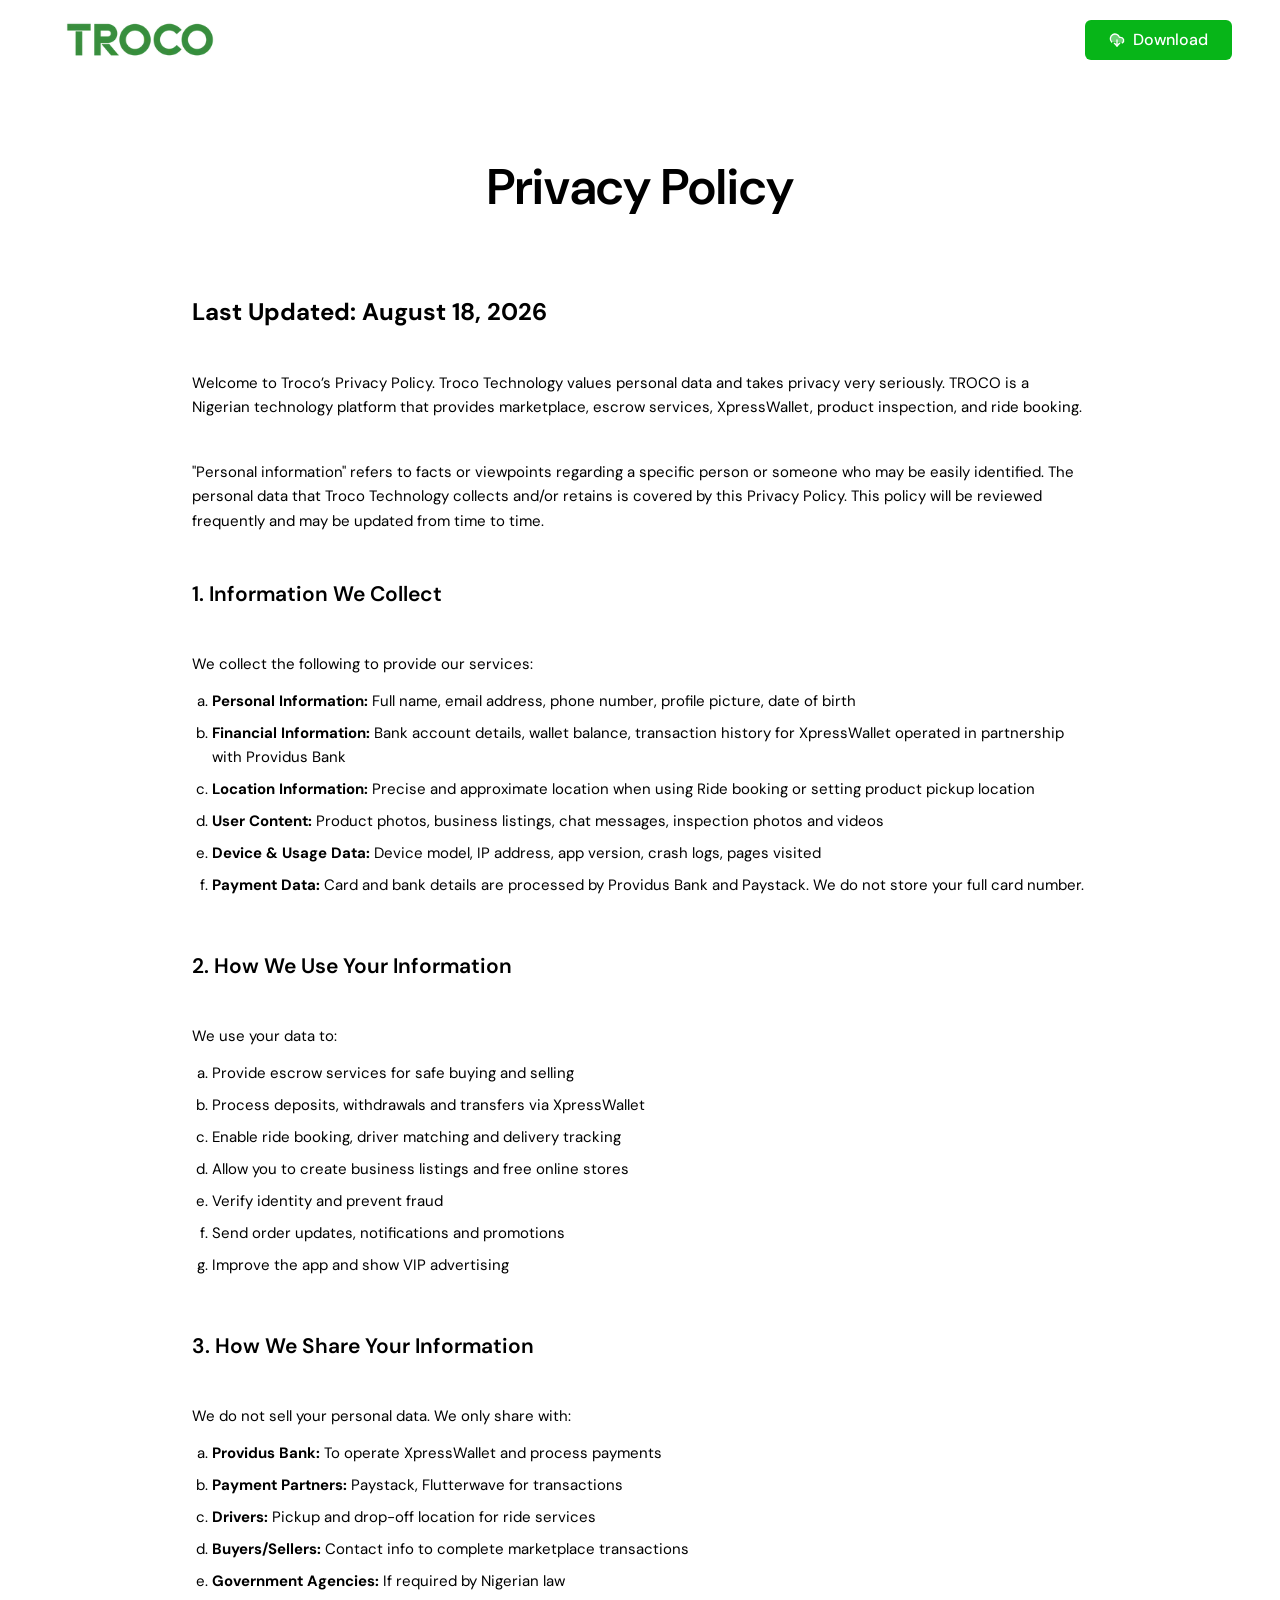
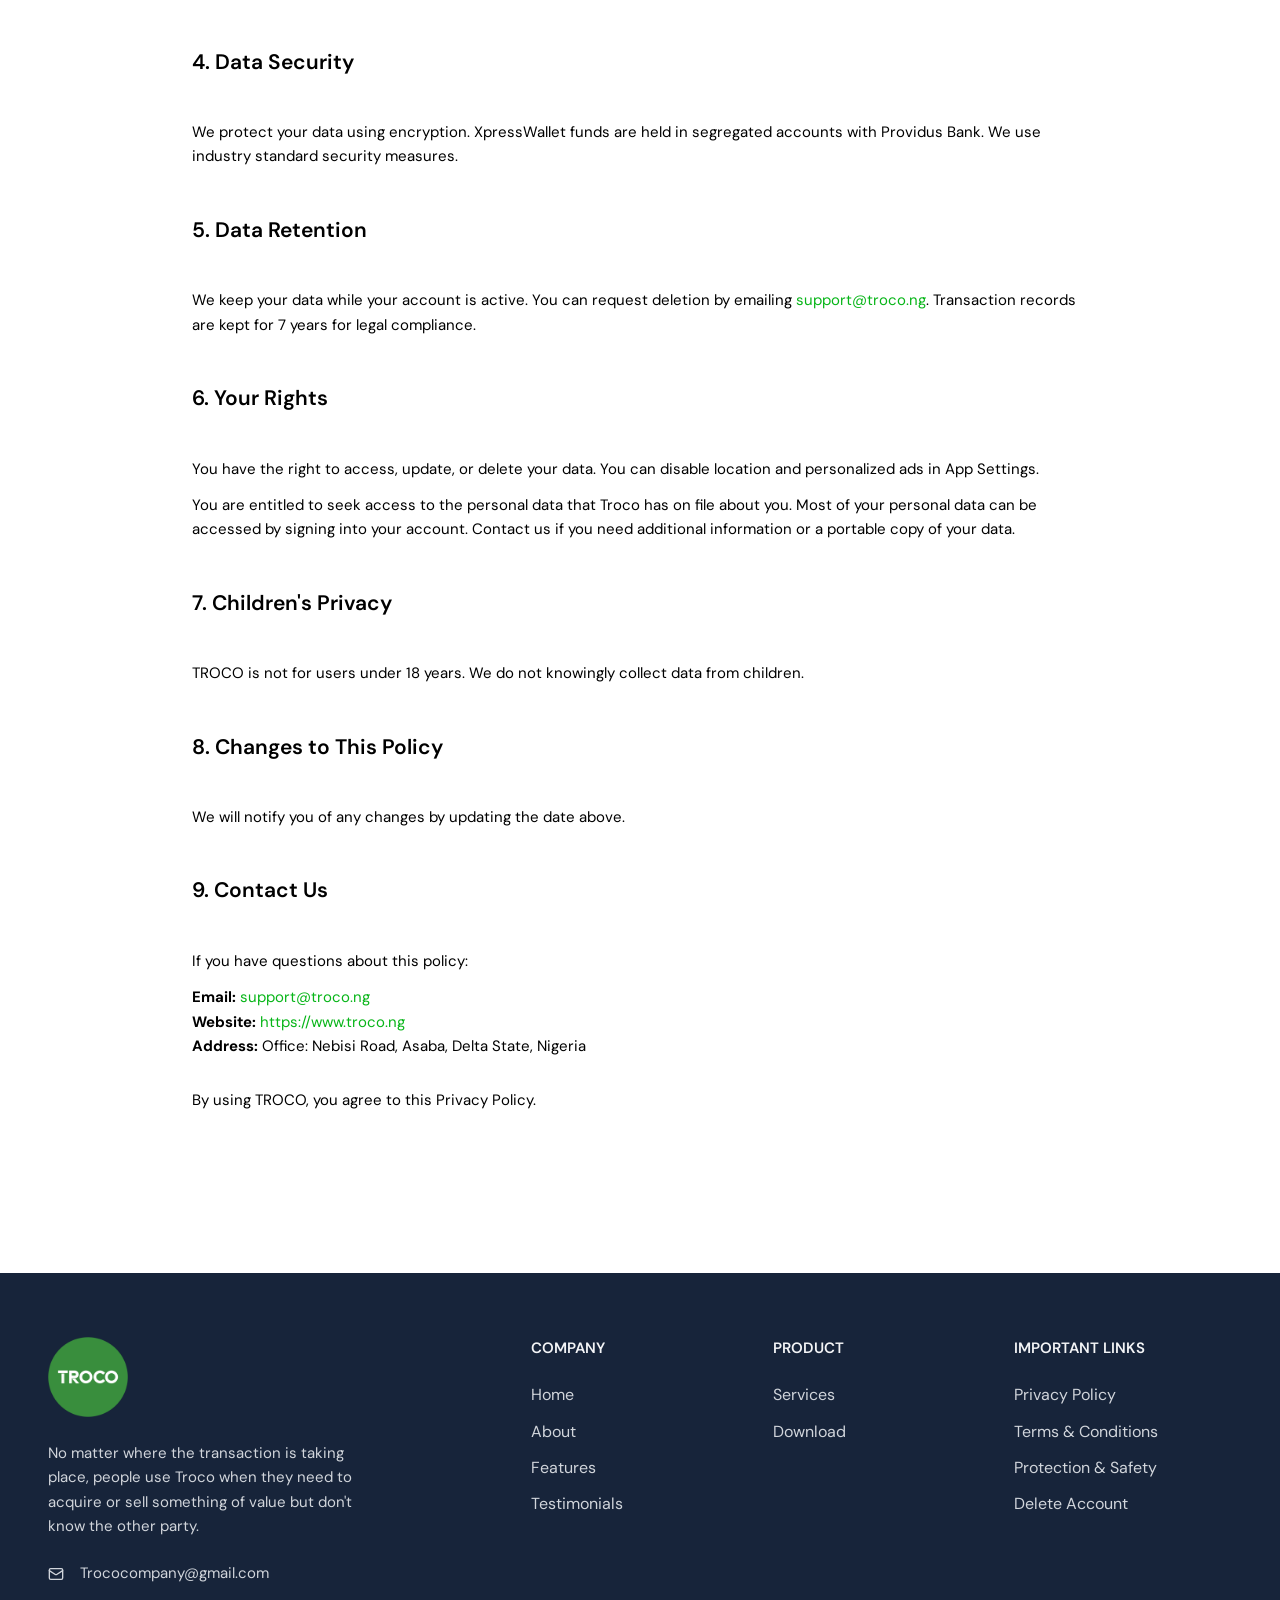
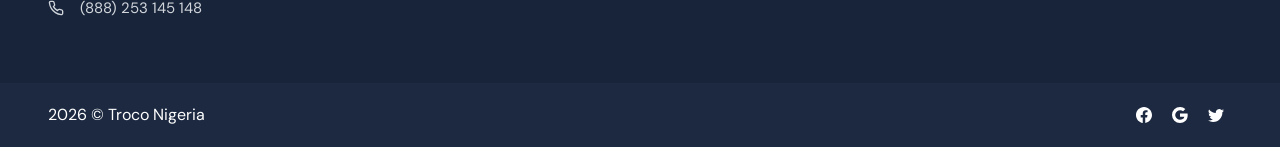
<file: privacy_policy.html>
<!doctype html>
<html lang="en">
  <head>
    <meta charset="UTF-8" />
    <meta name="viewport" content="width=device-width, initial-scale=1.0" />
    <title>Privacy Policy – Troco_NG</title>
    <link href="assets/css/style.css" rel="stylesheet" type="text/css" />
    <meta
      name="description"
      content="Privacy Policy for TROCO.ng – Nigerian marketplace, escrow, XpressWallet, product inspection and ride booking platform."
    />
    <meta
      name="keywords"
      content="Escrow service, sales, e-commerce, buying, mobile, troco, privacy policy"
    />
    <meta name="author" content="Troco" />

    <!-- favicon -->
    <link href="assets/images/Troco1.png" rel="shortcut icon" />

    <!-- Icons Css -->
    <link href="assets/css/icons.min.css" rel="stylesheet" type="text/css" />

    <!-- Jarallax Css -->
    <link href="assets/libs/jarallax/jarallax.min.css" rel="stylesheet" />

    <!-- Swiper Css -->
    <link href="assets/libs/swiper/swiper-bundle.min.css" rel="stylesheet" />

    <style>
      .terms {
        margin-top: 150px;
        width: 100%;
        display: flex;
        align-items: center;
        flex-direction: column;
      }

      .terms_txt {
        font-size: 50px;
      }
      .holder {
        width: 70%;
        font-size: 24px;
        margin-top: 27px;
        font-weight: 700;
      }

      .terms p {
        margin-top: 40px;
        width: 70%;
      }
      .terms h3 {
        width: 70%;
        font-size: 19px;
        margin-top: 16px;
      }
      .terms h4 {
        width: 70%;
        font-size: 15px;
        margin-top: 16px;
      }
      .terms h2 {
        width: 70%;
        font-size: 21px;
        margin-top: 46px;
      }
      a {
        color: #07b518;
      }
      .policy-section {
        width: 70%;
        margin-top: 30px;
      }
      .policy-section p {
        margin-top: 12px;
        width: 100%;
      }
      .policy-section ol,
      .policy-section ul {
        margin-top: 12px;
        padding-left: 20px;
        width: 100%;
      }
      .policy-section li {
        margin-bottom: 8px;
        line-height: 1.6;
      }
    </style>
  </head>
  <body>
    <nav
      class="navbar fixed top-0 start-0 end-0 z-999 transition-all duration-500 py-5 items-center shadow-md lg:shadow-none [&.is-sticky]:bg-white group [&.is-sticky]:shadow-md bg-white lg:bg-transparent"
      id="navbar"
    >
      <div class="container">
        <div class="flex lg:flex-nowrap flex-wrap items-center">
          <a class="flex items-center" href="index.html">
            <img src="assets/images/troco.png" class="h-9 flex" />
          </a>

          <div class="lg:hidden flex items-center ms-auto px-2.5">
            <button
              class="hs-collapse-toggle"
              type="button"
              id="hs-unstyled-collapse"
              data-hs-collapse="#navbarCollapse"
            >
              <i data-lucide="menu" class="h-8 w-8 text-black"></i>
            </button>
          </div>

          <div class="ms-auto shrink hidden lg:inline-flex gap-2">
            <a
              href="#"
              class="py-2 px-6 inline-flex items-center gap-2 rounded-md text-base text-white bg-primary hover:bg-primaryDark transition-all duration-500 font-medium"
            >
              <i data-lucide="download-cloud" class="h-4 w-4 fill-white/40"></i>
              <span class="hidden sm:block">Download</span>
            </a>
          </div>
        </div>
      </div>
    </nav>

    <div class="terms">
      <h1 class="terms_txt">Privacy Policy</h1>
      <div class="holder">
        <p>Last Updated: August 18, 2026</p>
      </div>

      <p>
        Welcome to Troco’s Privacy Policy. Troco Technology values personal data
        and takes privacy very seriously. TROCO is a Nigerian technology
        platform that provides marketplace, escrow services, XpressWallet,
        product inspection, and ride booking.
      </p>

      <p>
        "Personal information" refers to facts or viewpoints regarding a
        specific person or someone who may be easily identified. The personal
        data that Troco Technology collects and/or retains is covered by this
        Privacy Policy. This policy will be reviewed frequently and may be
        updated from time to time.
      </p>

      <!-- 1. INFORMATION WE COLLECT -->
      <h2>1. Information We Collect</h2>
      <div class="policy-section">
        <p>We collect the following to provide our services:</p>
        <ol style="list-style-type: lower-alpha">
          <li>
            <strong>Personal Information:</strong> Full name, email address,
            phone number, profile picture, date of birth
          </li>
          <li>
            <strong>Financial Information:</strong> Bank account details, wallet
            balance, transaction history for XpressWallet operated in
            partnership with Providus Bank
          </li>
          <li>
            <strong>Location Information:</strong> Precise and approximate
            location when using Ride booking or setting product pickup location
          </li>
          <li>
            <strong>User Content:</strong> Product photos, business listings,
            chat messages, inspection photos and videos
          </li>
          <li>
            <strong>Device & Usage Data:</strong> Device model, IP address, app
            version, crash logs, pages visited
          </li>
          <li>
            <strong>Payment Data:</strong> Card and bank details are processed
            by Providus Bank and Paystack. We do not store your full card
            number.
          </li>
        </ol>
      </div>

      <!-- 2. HOW WE USE YOUR INFORMATION -->
      <h2>2. How We Use Your Information</h2>
      <div class="policy-section">
        <p>We use your data to:</p>
        <ol style="list-style-type: lower-alpha">
          <li>Provide escrow services for safe buying and selling</li>
          <li>Process deposits, withdrawals and transfers via XpressWallet</li>
          <li>Enable ride booking, driver matching and delivery tracking</li>
          <li>Allow you to create business listings and free online stores</li>
          <li>Verify identity and prevent fraud</li>
          <li>Send order updates, notifications and promotions</li>
          <li>Improve the app and show VIP advertising</li>
        </ol>
      </div>

      <!-- 3. HOW WE SHARE YOUR INFORMATION -->
      <h2>3. How We Share Your Information</h2>
      <div class="policy-section">
        <p>We do not sell your personal data. We only share with:</p>
        <ol style="list-style-type: lower-alpha">
          <li>
            <strong>Providus Bank:</strong> To operate XpressWallet and process
            payments
          </li>
          <li>
            <strong>Payment Partners:</strong> Paystack, Flutterwave for
            transactions
          </li>
          <li>
            <strong>Drivers:</strong> Pickup and drop-off location for ride
            services
          </li>
          <li>
            <strong>Buyers/Sellers:</strong> Contact info to complete
            marketplace transactions
          </li>
          <li>
            <strong>Government Agencies:</strong> If required by Nigerian law
          </li>
        </ol>
      </div>

      <!-- 4. DATA SECURITY -->
      <h2>4. Data Security</h2>
      <div class="policy-section">
        <p>
          We protect your data using encryption. XpressWallet funds are held in
          segregated accounts with Providus Bank. We use industry standard
          security measures.
        </p>
      </div>

      <!-- 5. DATA RETENTION -->
      <h2>5. Data Retention</h2>
      <div class="policy-section">
        <p>
          We keep your data while your account is active. You can request
          deletion by emailing
          <a href="mailto:support@troco.ng">support@troco.ng</a>. Transaction
          records are kept for 7 years for legal compliance.
        </p>
      </div>

      <!-- 6. YOUR RIGHTS -->
      <h2>6. Your Rights</h2>
      <div class="policy-section">
        <p>
          You have the right to access, update, or delete your data. You can
          disable location and personalized ads in App Settings.
        </p>
        <p>
          You are entitled to seek access to the personal data that Troco has on
          file about you. Most of your personal data can be accessed by signing
          into your account. Contact us if you need additional information or a
          portable copy of your data.
        </p>
      </div>

      <!-- 7. CHILDREN'S PRIVACY -->
      <h2>7. Children's Privacy</h2>
      <div class="policy-section">
        <p>
          TROCO is not for users under 18 years. We do not knowingly collect
          data from children.
        </p>
      </div>

      <!-- 8. CHANGES TO THIS POLICY -->
      <h2>8. Changes to This Policy</h2>
      <div class="policy-section">
        <p>We will notify you of any changes by updating the date above.</p>
      </div>

      <!-- 9. CONTACT US -->
      <h2>9. Contact Us</h2>
      <div class="policy-section">
        <p>If you have questions about this policy:</p>
        <p>
          <strong>Email:</strong>
          <a href="mailto:support@troco.ng">support@troco.ng</a><br />
          <strong>Website:</strong>
          <a href="https://www.troco.ng" target="_blank">https://www.troco.ng</a
          ><br />
          <strong>Address:</strong> Office: Nebisi Road, Asaba, Delta State,
          Nigeria
        </p>
        <p style="margin-top: 30px; margin-bottom: 160px">
          By using TROCO, you agree to this Privacy Policy.
        </p>
      </div>
    </div>

    <footer class="bg-[#17243A]">
      <div class="container">
        <div
          class="grid grid-cols-2 md:grid-cols-4 lg:grid-cols-5 gap-6 pb-16 pt-16"
        >
          <div class="col-span-full lg:col-span-2">
            <div class="max-w-2xl mx-auto">
              <div class="flex items-center">
                <img src="assets/images/Troco1.png" alt="" class="h-20 me-5" />
              </div>
              <p class="text-gray-300 max-w-xs mt-6">
                No matter where the transaction is taking place, people use
                Troco when they need to acquire or sell something of value but
                don't know the other party.
              </p>
            </div>

            <div class="mt-6 grid space-y-3">
              <a
                class="inline-flex items-center gap-x-4 text-gray-300 hover:text-gray-400 transition-all duration-300"
                href="#"
              >
                <svg
                  xmlns="http://www.w3.org/2000/svg"
                  width="16"
                  height="16"
                  viewBox="0 0 24 24"
                  fill="none"
                  stroke="currentColor"
                  stroke-width="2"
                  stroke-linecap="round"
                  stroke-linejoin="round"
                  class="lucide lucide-mail"
                >
                  <rect width="20" height="16" x="2" y="4" rx="2" />
                  <path d="m22 7-8.97 5.7a1.94 1.94 0 0 1-2.06 0L2 7" />
                </svg>
                Trococompany@gmail.com
              </a>

              <a
                class="inline-flex items-center gap-x-4 text-gray-300 hover:text-gray-400 transition-all duration-300"
                href="#"
              >
                <svg
                  xmlns="http://www.w3.org/2000/svg"
                  width="16"
                  height="16"
                  viewBox="0 0 24 24"
                  fill="none"
                  stroke="currentColor"
                  stroke-width="2"
                  stroke-linecap="round"
                  stroke-linejoin="round"
                  class="lucide lucide-phone"
                >
                  <path
                    d="M22 16.92v3a2 2 0 0 1-2.18 2 19.79 19.79 0 0 1-8.63-3.07 19.5 19.5 0 0 1-6-6 19.79 19.79 0 0 1-3.07-8.67A2 2 0 0 1 4.11 2h3a2 2 0 0 1 2 1.72 12.84 12.84 0 0 0 .7 2.81 2 2 0 0 1-.45 2.11L8.09 9.91a16 16 0 0 0 6 6l1.27-1.27a2 2 0 0 1 2.11-.45 12.84 12.84 0 0 0 2.81.7A2 2 0 0 1 22 16.92z"
                  />
                </svg>
                (888) 253 145 148
              </a>
            </div>
          </div>

          <div class="col-span-1">
            <h4 class="font-semibold text-gray-100 uppercase">Company</h4>

            <div class="mt-6 grid space-y-3">
              <p>
                <a
                  class="inline-flex gap-x-2 text-base text-gray-300 hover:text-gray-400 transition-all duration-300"
                  href="#"
                  >Home</a
                >
              </p>
              <p>
                <a
                  class="inline-flex gap-x-2 text-base text-gray-300 hover:text-gray-400 transition-all duration-300"
                  href="#"
                  >About</a
                >
              </p>
              <p>
                <a
                  class="inline-flex gap-x-2 text-base text-gray-300 hover:text-gray-400 transition-all duration-300"
                  href="#"
                  >Features</a
                >
              </p>
              <p>
                <a
                  class="inline-flex gap-x-2 text-base text-gray-300 hover:text-gray-400 transition-all duration-300"
                  href="#"
                  >Testimonials</a
                >
              </p>
            </div>
          </div>

          <div class="col-span-1">
            <h4 class="font-semibold text-gray-100 uppercase">Product</h4>

            <div class="mt-6 grid space-y-3">
              <p>
                <a
                  class="inline-flex gap-x-2 text-base text-gray-300 hover:text-gray-400 transition-all duration-300"
                  href="#"
                  >Services</a
                >
              </p>
              <p>
                <a
                  class="inline-flex gap-x-2 text-base text-gray-300 hover:text-gray-400 transition-all duration-300"
                  href="#"
                  >Download</a
                >
              </p>
            </div>
          </div>

          <div class="col-span-1">
            <h4 class="font-semibold text-gray-100 uppercase">
              Important Links
            </h4>

            <div class="mt-6 grid space-y-3">
              <p>
                <a
                  class="inline-flex gap-x-2 text-base text-gray-300 hover:text-gray-400 transition-all duration-300"
                  href="privacy_policy.html"
                  >Privacy Policy
                </a>
              </p>
              <p>
                <a
                  class="inline-flex gap-x-2 text-base text-gray-300 hover:text-gray-400 transition-all duration-300"
                  href="terms.html"
                  >Terms & Conditions</a
                >
              </p>
              <p>
                <a
                  class="inline-flex gap-x-2 text-base text-gray-300 hover:text-gray-400 transition-all duration-300"
                  href="safety.html"
                  >Protection & Safety</a
                >
              </p>
              <p>
                <a
                  style="color: red"
                  class="inline-flex gap-x-2 text-base text-gray-300 hover:text-gray-400 transition-all duration-300"
                  href="delete_acct.html"
                  >Delete Account</a
                >
              </p>
            </div>
          </div>
        </div>
      </div>

      <div class="py-4 bg-[#1C2940]">
        <div class="container">
          <div class="flex justify-between items-center">
            <p class="text-base text-white">
              <script>
                document.write(new Date().getFullYear());
              </script>
              © Troco Nigeria
            </p>

            <div>
              <a
                class="size-8 inline-flex justify-center items-center gap-x-2 text-sm font-semibold rounded-md border border-transparent text-white hover:bg-primary transition-all duration-300"
                href="#"
              >
                <svg
                  class="flex-shrink-0 size-4"
                  xmlns="http://www.w3.org/2000/svg"
                  width="16"
                  height="16"
                  fill="currentColor"
                  viewBox="0 0 16 16"
                >
                  <path
                    d="M16 8.049c0-4.446-3.582-8.05-8-8.05C3.58 0-.002 3.603-.002 8.05c0 4.017 2.926 7.347 6.75 7.951v-5.625h-2.03V8.05H6.75V6.275c0-2.017 1.195-3.131 3.022-3.131.876 0 1.791.157 1.791.157v1.98h-1.009c-.993 0-1.303.621-1.303 1.258v1.51h2.218l-.354 2.326H9.25V16c3.824-.604 6.75-3.934 6.75-7.951z"
                  />
                </svg>
              </a>
              <a
                class="size-8 inline-flex justify-center items-center gap-x-2 text-sm font-semibold rounded-md border border-transparent text-white hover:bg-primary transition-all duration-300"
                href="#"
              >
                <svg
                  class="flex-shrink-0 size-4"
                  xmlns="http://www.w3.org/2000/svg"
                  width="16"
                  height="16"
                  fill="currentColor"
                  viewBox="0 0 16 16"
                >
                  <path
                    d="M15.545 6.558a9.42 9.42 0 0 1 .139 1.626c0 2.434-.87 4.492-2.384 5.885h.002C11.978 15.292 10.158 16 8 16A8 8 0 1 1 8 0a7.689 7.689 0 0 1 5.352 2.082l-2.284 2.284A4.347 4.347 0 0 0 8 3.166c-2.087 0-3.86 1.408-4.492 3.304a4.792 4.792 0 0 0 0 3.063h.003c.635 1.893 2.405 3.301 4.492 3.301 1.078 0 2.004-.276 2.722-.764h-.003a3.702 3.702 0 0 0 1.599-2.431H8v-3.08h7.545z"
                  />
                </svg>
              </a>
              <a
                class="size-8 inline-flex justify-center items-center gap-x-2 text-sm font-semibold rounded-md border border-transparent text-white hover:bg-primary transition-all duration-300"
                href="#"
              >
                <svg
                  class="flex-shrink-0 size-4"
                  xmlns="http://www.w3.org/2000/svg"
                  width="16"
                  height="16"
                  fill="currentColor"
                  viewBox="0 0 16 16"
                >
                  <path
                    d="M5.026 15c6.038 0 9.341-5.003 9.341-9.334 0-.14 0-.282-.006-.422A6.685 6.685 0 0 0 16 3.542a6.658 6.658 0 0 1-1.889.518 3.301 3.301 0 0 0 1.447-1.817 6.533 6.533 0 0 1-2.087.793A3.286 3.286 0 0 0 7.875 6.03a9.325 9.325 0 0 1-6.767-3.429 3.289 3.289 0 0 0 1.018 4.382A3.323 3.323 0 0 1 .64 6.575v.045a3.288 3.288 0 0 0 2.632 3.218 3.203 3.203 0 0 1-.865.115 3.23 3.23 0 0 1-.614-.057 3.283 3.283 0 0 0 3.067 2.277A6.588 6.588 0 0 1 .78 13.58a6.32 6.32 0 0 1-.78-.045A9.344 9.344 0 0 0 5.026 15z"
                  />
                </svg>
              </a>
            </div>
          </div>
        </div>
      </div>
    </footer>
  </body>
  <!-- Preline Js -->
  <script src="assets/libs/preline/preline.js"></script>

  <!-- Lucide Js -->
  <script src="assets/libs/lucide/umd/lucide.min.js"></script>

  <!-- Gumshoe Js -->
  <script src="assets/libs/gumshoejs/gumshoe.polyfills.min.js"></script>

  <!-- Jarallax Js -->
  <script src="assets/libs/jarallax/jarallax.min.js"></script>

  <!-- Swiper Bundle Js -->
  <script src="assets/libs/swiper/swiper-bundle.min.js"></script>

  <!-- Swiper Js -->
  <script src="assets/js/swiper.js"></script>

  <!-- Main App Js -->
  <script src="assets/js/app.js"></script>
</html>
</file>
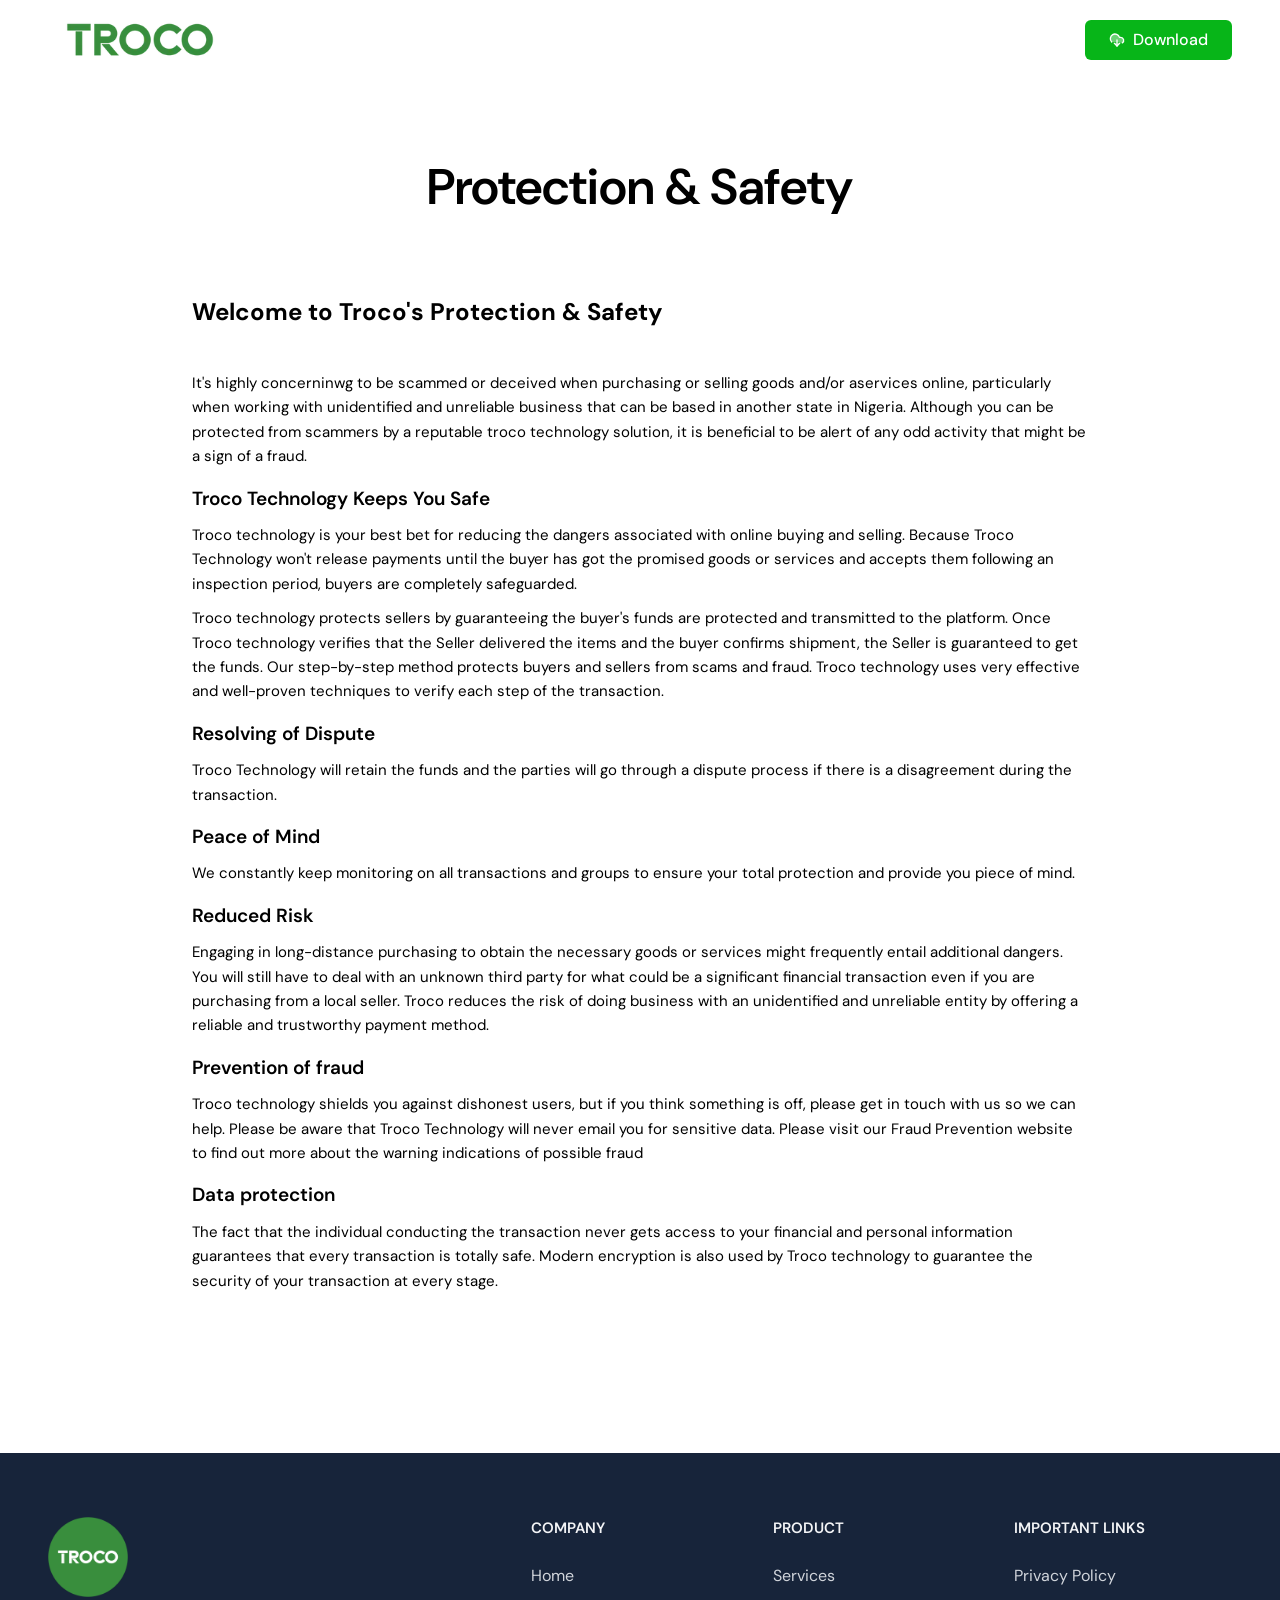
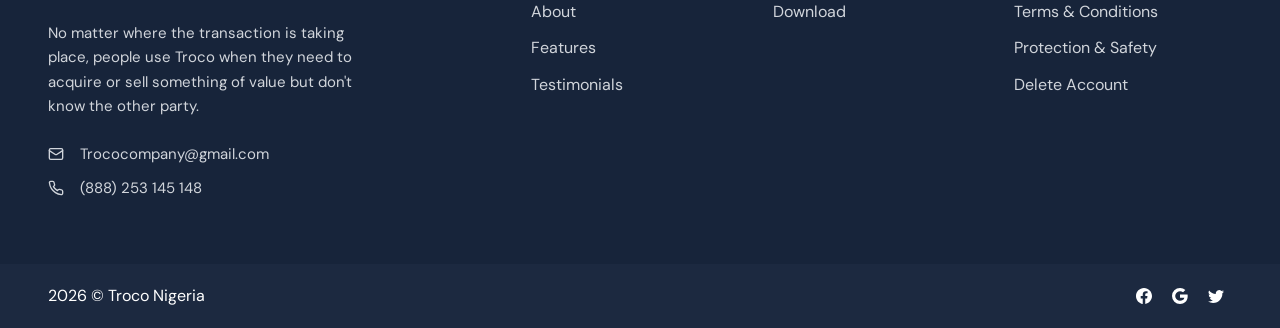
<file: safety.html>
<!DOCTYPE html>
<html lang="en">
  <head>
    <meta charset="UTF-8" />
    <meta name="viewport" content="width=device-width, initial-scale=1.0" />
    <title>Document</title>
  </head>
  <body>
    <!DOCTYPE html>
    <html lang="en">
      <head>
        <meta charset="UTF-8" />
        <meta name="viewport" content="width=device-width, initial-scale=1.0" />
        <title>Document</title>
        <link href="assets/css/style.css" rel="stylesheet" type="text/css" />
        <meta charset="UTF-8" />
        <meta name="viewport" content="width=device-width, initial-scale=1" />
        <title>Troco_NG</title>
        <meta
          name="description"
          content="A Fully Responsive Tailwind CSS Template, personal, agency, application, business, clean, creative, it solutions, startup, career, blog, modern, creative, multipurpose, portfolio, saas, software, tailwind css, etc."
        />
        <meta
          name="keywords"
          content="Escrow service, sales, e-commerce, buying, mobile, troco"
        />
        <meta name="author" content="Troco" />

        <!-- favicon -->
        <link href="assets/images/Troco1.png" rel="shortcut icon" />

        <!-- Icons Css -->
        <link
          href="assets/css/icons.min.css"
          rel="stylesheet"
          type="text/css"
        />

        <!-- Jarallax Css -->
        <link href="assets/libs/jarallax/jarallax.min.css" rel="stylesheet" />

        <!-- Swiper Css -->
        <link
          href="assets/libs/swiper/swiper-bundle.min.css"
          rel="stylesheet"
        />

        <style>
          .terms {
            margin-top: 150px;
            width: 100%;
            display: flex;
            align-items: center;
            flex-direction: column;
          }

          .terms_txt {
            font-size: 50px;
          }
          .holder {
            width: 70%;
            font-size: 24px;
            margin-top: 27px;
            font-weight: 700;
          }

          .terms p {
            margin-top: 40px;
            width: 70%;
          }
          .terms h3 {
            width: 70%;
            font-size: 19px;
            margin-top: 16px;
          }
          .terms h4 {
            width: 70%;
            font-size: 15px;
            margin-top: 16px;
          }
          .terms h2 {
            width: 70%;
            font-size: 21px;
            margin-top: 46px;
          }
          a {
            color: #07b518;
          }
        </style>
      </head>
      <body>
        <nav
          class="navbar fixed top-0 start-0 end-0 z-999 transition-all duration-500 py-5 items-center shadow-md lg:shadow-none [&.is-sticky]:bg-white group [&.is-sticky]:shadow-md bg-white lg:bg-transparent"
          id="navbar"
        >
          <div class="container">
            <div class="flex lg:flex-nowrap flex-wrap items-center">
              <a class="flex items-center" href="index.html">
                <img src="assets/images/troco.png" class="h-9 flex" />
              </a>

              <div class="lg:hidden flex items-center ms-auto px-2.5">
                <button
                  class="hs-collapse-toggle"
                  type="button"
                  id="hs-unstyled-collapse"
                  data-hs-collapse="#navbarCollapse"
                >
                  <i data-lucide="menu" class="h-8 w-8 text-black"></i>
                </button>
              </div>

              <!-- <div class="navigation hs-collapse transition-all duration-300 lg:basis-auto basis-full grow hidden items-center justify-center lg:flex mx-auto overflow-hidden mt-6 lg:mt-0 nav-light" id="navbarCollapse">
                    <ul class="navbar-nav flex-col lg:flex-row gap-y-2 flex lg:items-center justify-center" id="navbar-navlist">
                        <li class="nav-item mx-1.5 transition-all text-dark lg:text-black group-[&.is-sticky]:text-dark all duration-300 hover:text-primary [&.active]:!text-primary group-[&.is-sticky]:[&.active]:text-primary">
                            <a class="nav-link inline-flex items-center text-sm lg:text-base font-medium py-0.5 px-2 capitalize" href="#home">Home</a>
                        </li>

                        <li class="nav-item mx-1.5 transition-all text-dark lg:text-black group-[&.is-sticky]:text-dark duration-300 hover:text-primary [&.active]:!text-primary group-[&.is-sticky]:[&.active]:text-primary">
                            <a class="nav-link inline-flex items-center text-sm lg:text-base font-medium py-0.5 px-2 capitalize" href="#services">Services</a>
                        </li>
    
                        <li class="nav-item mx-1.5 transition-all text-dark lg:text-black group-[&.is-sticky]:text-dark duration-300 hover:text-primary [&.active]:!text-primary group-[&.is-sticky]:[&.active]:text-primary">
                            <a class="nav-link inline-flex items-center text-sm lg:text-base font-medium py-0.5 px-2 capitalize" href="#features">Features</a>
                        </li>

                        <li class="nav-item mx-1.5 transition-all text-dark lg:text-black group-[&.is-sticky]:text-dark duration-300 hover:text-primary [&.active]:!text-primary group-[&.is-sticky]:[&.active]:text-primary">
                            <a class="nav-link inline-flex items-center text-sm lg:text-base font-medium py-0.5 px-2 capitalize" href="#about">Download</a>
                        </li>
    
                        <li class="nav-item mx-1.5 transition-all text-dark lg:text-black group-[&.is-sticky]:text-dark duration-300 hover:text-primary [&.active]:!text-primary group-[&.is-sticky]:[&.active]:text-primary">
                            <a class="nav-link inline-flex items-center text-sm lg:text-base font-medium py-0.5 px-2 capitalize" href="#testimonial">Testimonials</a>
                        </li>
                    </ul>
                </div> -->

              <div class="ms-auto shrink hidden lg:inline-flex gap-2">
                <a
                  href="#"
                  class="py-2 px-6 inline-flex items-center gap-2 rounded-md text-base text-white bg-primary hover:bg-primaryDark transition-all duration-500 font-medium"
                >
                  <i
                    data-lucide="download-cloud"
                    class="h-4 w-4 fill-white/40"
                  ></i>
                  <span class="hidden sm:block">Download</span>
                </a>
              </div>
            </div>
          </div>
        </nav>
        <div class="terms">
          <h1 class="terms_txt">Protection & Safety</h1>
          <div class="holder">
            <p>Welcome to Troco's Protection & Safety</p>
          </div>
          <p>
            It's highly concerninwg to be scammed or deceived when purchasing or
            selling goods and/or aservices online, particularly when working
            with unidentified and unreliable business that can be based in
            another state in Nigeria. Although you can be protected from
            scammers by a reputable troco technology solution, it is beneficial
            to be alert of any odd activity that might be a sign of a fraud.
          </p>
          <h3>Troco Technology Keeps You Safe</h3>
          <p style="margin: 0; margin-top: 10px">
            Troco technology is your best bet for reducing the dangers
            associated with online buying and selling. Because Troco Technology
            won't release payments until the buyer has got the promised goods or
            services and accepts them following an inspection period, buyers are
            completely safeguarded.
          </p>
          <p style="margin: 0; margin-top: 10px">
            Troco technology protects sellers by guaranteeing the buyer's funds
            are protected and transmitted to the platform. Once Troco technology
            verifies that the Seller delivered the items and the buyer confirms
            shipment, the Seller is guaranteed to get the funds. Our
            step-by-step method protects buyers and sellers from scams and
            fraud. Troco technology uses very effective and well-proven
            techniques to verify each step of the transaction.
          </p>
          <h3>Resolving of Dispute</h3>
          <p style="margin: 0; margin-top: 10px">
            Troco Technology will retain the funds and the parties will go
            through a dispute process if there is a disagreement during the
            transaction.
          </p>
          <h3>Peace of Mind</h3>
          <p style="margin: 0; margin-top: 10px">
            We constantly keep monitoring on all transactions and groups to
            ensure your total protection and provide you piece of mind.
          </p>
          <h3>Reduced Risk</h3>
          <p style="margin: 0; margin-top: 10px">
            Engaging in long-distance purchasing to obtain the necessary goods
            or services might frequently entail additional dangers. You will
            still have to deal with an unknown third party for what could be a
            significant financial transaction even if you are purchasing from a
            local seller. Troco reduces the risk of doing business with an
            unidentified and unreliable entity by offering a reliable and
            trustworthy payment method.
          </p>
          <h3>Prevention of fraud</h3>
          <p style="margin: 0; margin-top: 10px">
            Troco technology shields you against dishonest users, but if you
            think something is off, please get in touch with us so we can help.
            Please be aware that Troco Technology will never email you for
            sensitive data. Please visit our Fraud Prevention website to find
            out more about the warning indications of possible fraud
          </p>
          <h3>Data protection</h3>
          <p style="margin: 0; margin-top: 10px; margin-bottom: 160px">
            The fact that the individual conducting the transaction never gets
            access to your financial and personal information guarantees that
            every transaction is totally safe. Modern encryption is also used by
            Troco technology to guarantee the security of your
            transaction at every stage.
          </p>
        </div>
        <footer class="bg-[#17243A]">
          <div class="container">
            <div
              class="grid grid-cols-2 md:grid-cols-4 lg:grid-cols-5 gap-6 pb-16 pt-16"
            >
              <div class="col-span-full lg:col-span-2">
                <div class="max-w-2xl mx-auto">
                  <div class="flex items-center">
                    <img
                      src="assets/images/Troco1.png"
                      alt=""
                      class="h-20 me-5"
                    />
                  </div>
                  <p class="text-gray-300 max-w-xs mt-6">
                    No matter where the transaction is taking place, people use
                    Troco when they need to acquire or sell something of value
                    but don't know the other party.
                  </p>
                </div>

                <div class="mt-6 grid space-y-3">
                  <a
                    class="inline-flex items-center gap-x-4 text-gray-300 hover:text-gray-400 transition-all duration-300"
                    href="#"
                  >
                    <svg
                      xmlns="http://www.w3.org/2000/svg"
                      width="16"
                      height="16"
                      viewBox="0 0 24 24"
                      fill="none"
                      stroke="currentColor"
                      stroke-width="2"
                      stroke-linecap="round"
                      stroke-linejoin="round"
                      class="lucide lucide-mail"
                    >
                      <rect width="20" height="16" x="2" y="4" rx="2" />
                      <path d="m22 7-8.97 5.7a1.94 1.94 0 0 1-2.06 0L2 7" />
                    </svg>
                    Trococompany@gmail.com
                  </a>

                  <a
                    class="inline-flex items-center gap-x-4 text-gray-300 hover:text-gray-400 transition-all duration-300"
                    href="#"
                  >
                    <svg
                      xmlns="http://www.w3.org/2000/svg"
                      width="16"
                      height="16"
                      viewBox="0 0 24 24"
                      fill="none"
                      stroke="currentColor"
                      stroke-width="2"
                      stroke-linecap="round"
                      stroke-linejoin="round"
                      class="lucide lucide-phone"
                    >
                      <path
                        d="M22 16.92v3a2 2 0 0 1-2.18 2 19.79 19.79 0 0 1-8.63-3.07 19.5 19.5 0 0 1-6-6 19.79 19.79 0 0 1-3.07-8.67A2 2 0 0 1 4.11 2h3a2 2 0 0 1 2 1.72 12.84 12.84 0 0 0 .7 2.81 2 2 0 0 1-.45 2.11L8.09 9.91a16 16 0 0 0 6 6l1.27-1.27a2 2 0 0 1 2.11-.45 12.84 12.84 0 0 0 2.81.7A2 2 0 0 1 22 16.92z"
                      />
                    </svg>
                    (888) 253 145 148
                  </a>
                </div>
              </div>

              <div class="col-span-1">
                <h4 class="font-semibold text-gray-100 uppercase">Company</h4>

                <div class="mt-6 grid space-y-3">
                  <p>
                    <a
                      class="inline-flex gap-x-2 text-base text-gray-300 hover:text-gray-400 transition-all duration-300"
                      href="#"
                      >Home</a
                    >
                  </p>
                  <p>
                    <a
                      class="inline-flex gap-x-2 text-base text-gray-300 hover:text-gray-400 transition-all duration-300"
                      href="#"
                      >About</a
                    >
                  </p>
                  <p>
                    <a
                      class="inline-flex gap-x-2 text-base text-gray-300 hover:text-gray-400 transition-all duration-300"
                      href="#"
                      >Features</a
                    >
                  </p>
                  <p>
                    <a
                      class="inline-flex gap-x-2 text-base text-gray-300 hover:text-gray-400 transition-all duration-300"
                      href="#"
                      >Testimonials</a
                    >
                  </p>
                </div>
              </div>

              <div class="col-span-1">
                <h4 class="font-semibold text-gray-100 uppercase">Product</h4>

                <div class="mt-6 grid space-y-3">
                  <p>
                    <a
                      class="inline-flex gap-x-2 text-base text-gray-300 hover:text-gray-400 transition-all duration-300"
                      href="#"
                      >Services</a
                    >
                  </p>
                  <p>
                    <a
                      class="inline-flex gap-x-2 text-base text-gray-300 hover:text-gray-400 transition-all duration-300"
                      href="#"
                      >Download</a
                    >
                  </p>
                </div>
              </div>

              <div class="col-span-1">
                <h4 class="font-semibold text-gray-100 uppercase">
                  Important Links
                </h4>

                <div class="mt-6 grid space-y-3">
                  <p>
                    <a
                      class="inline-flex gap-x-2 text-base text-gray-300 hover:text-gray-400 transition-all duration-300"
                      href="privacy_policy.html"
                      >Privacy Policy
                    </a>
                  </p>
                  <p>
                    <a
                      class="inline-flex gap-x-2 text-base text-gray-300 hover:text-gray-400 transition-all duration-300"
                      href="terms.html"
                      >Terms & Conditions</a
                    >
                  </p>
                  <p>
                    <a
                      class="inline-flex gap-x-2 text-base text-gray-300 hover:text-gray-400 transition-all duration-300"
                      href="safety.html"
                      >Protection & Safety</a
                    >
                  </p>
                  <p>
                    <a
                      style="color: red"
                      class="inline-flex gap-x-2 text-base text-gray-300 hover:text-gray-400 transition-all duration-300"
                      href="delete_acct.html"
                      >Delete Account</a
                    >
                  </p>
                </div>
              </div>
            </div>
          </div>

          <div class="py-4 bg-[#1C2940]">
            <!-- 1B283F -->
            <div class="container">
              <div class="flex justify-between items-center">
                <p class="text-base text-white">
                  <script>
                    document.write(new Date().getFullYear());
                  </script>
                  © Troco Nigeria
                </p>

                <div>
                  <a
                    class="size-8 inline-flex justify-center items-center gap-x-2 text-sm font-semibold rounded-md border border-transparent text-white hover:bg-primary transition-all duration-300"
                    href="#"
                  >
                    <svg
                      class="flex-shrink-0 size-4"
                      xmlns="http://www.w3.org/2000/svg"
                      width="16"
                      height="16"
                      fill="currentColor"
                      viewBox="0 0 16 16"
                    >
                      <path
                        d="M16 8.049c0-4.446-3.582-8.05-8-8.05C3.58 0-.002 3.603-.002 8.05c0 4.017 2.926 7.347 6.75 7.951v-5.625h-2.03V8.05H6.75V6.275c0-2.017 1.195-3.131 3.022-3.131.876 0 1.791.157 1.791.157v1.98h-1.009c-.993 0-1.303.621-1.303 1.258v1.51h2.218l-.354 2.326H9.25V16c3.824-.604 6.75-3.934 6.75-7.951z"
                      />
                    </svg>
                  </a>
                  <a
                    class="size-8 inline-flex justify-center items-center gap-x-2 text-sm font-semibold rounded-md border border-transparent text-white hover:bg-primary transition-all duration-300"
                    href="#"
                  >
                    <svg
                      class="flex-shrink-0 size-4"
                      xmlns="http://www.w3.org/2000/svg"
                      width="16"
                      height="16"
                      fill="currentColor"
                      viewBox="0 0 16 16"
                    >
                      <path
                        d="M15.545 6.558a9.42 9.42 0 0 1 .139 1.626c0 2.434-.87 4.492-2.384 5.885h.002C11.978 15.292 10.158 16 8 16A8 8 0 1 1 8 0a7.689 7.689 0 0 1 5.352 2.082l-2.284 2.284A4.347 4.347 0 0 0 8 3.166c-2.087 0-3.86 1.408-4.492 3.304a4.792 4.792 0 0 0 0 3.063h.003c.635 1.893 2.405 3.301 4.492 3.301 1.078 0 2.004-.276 2.722-.764h-.003a3.702 3.702 0 0 0 1.599-2.431H8v-3.08h7.545z"
                      />
                    </svg>
                  </a>
                  <a
                    class="size-8 inline-flex justify-center items-center gap-x-2 text-sm font-semibold rounded-md border border-transparent text-white hover:bg-primary transition-all duration-300"
                    href="#"
                  >
                    <svg
                      class="flex-shrink-0 size-4"
                      xmlns="http://www.w3.org/2000/svg"
                      width="16"
                      height="16"
                      fill="currentColor"
                      viewBox="0 0 16 16"
                    >
                      <path
                        d="M5.026 15c6.038 0 9.341-5.003 9.341-9.334 0-.14 0-.282-.006-.422A6.685 6.685 0 0 0 16 3.542a6.658 6.658 0 0 1-1.889.518 3.301 3.301 0 0 0 1.447-1.817 6.533 6.533 0 0 1-2.087.793A3.286 3.286 0 0 0 7.875 6.03a9.325 9.325 0 0 1-6.767-3.429 3.289 3.289 0 0 0 1.018 4.382A3.323 3.323 0 0 1 .64 6.575v.045a3.288 3.288 0 0 0 2.632 3.218 3.203 3.203 0 0 1-.865.115 3.23 3.23 0 0 1-.614-.057 3.283 3.283 0 0 0 3.067 2.277A6.588 6.588 0 0 1 .78 13.58a6.32 6.32 0 0 1-.78-.045A9.344 9.344 0 0 0 5.026 15z"
                      />
                    </svg>
                  </a>
                </div>
              </div>
            </div>
          </div>
        </footer>
      </body>
      <!-- Preline Js -->
      <script src="assets/libs/preline/preline.js"></script>

      <!-- Lucide Js -->
      <script src="assets/libs/lucide/umd/lucide.min.js"></script>

      <!-- Gumshoe Js -->
      <script src="assets/libs/gumshoejs/gumshoe.polyfills.min.js"></script>

      <!-- Jarallax Js -->
      <script src="assets/libs/jarallax/jarallax.min.js"></script>

      <!-- Swiper Bundle Js -->
      <script src="assets/libs/swiper/swiper-bundle.min.js"></script>

      <!-- Swiper Js -->
      <script src="assets/js/swiper.js"></script>

      <!-- Main App Js -->
      <script src="assets/js/app.js"></script>
    </html>
  </body>
</html>
</file>
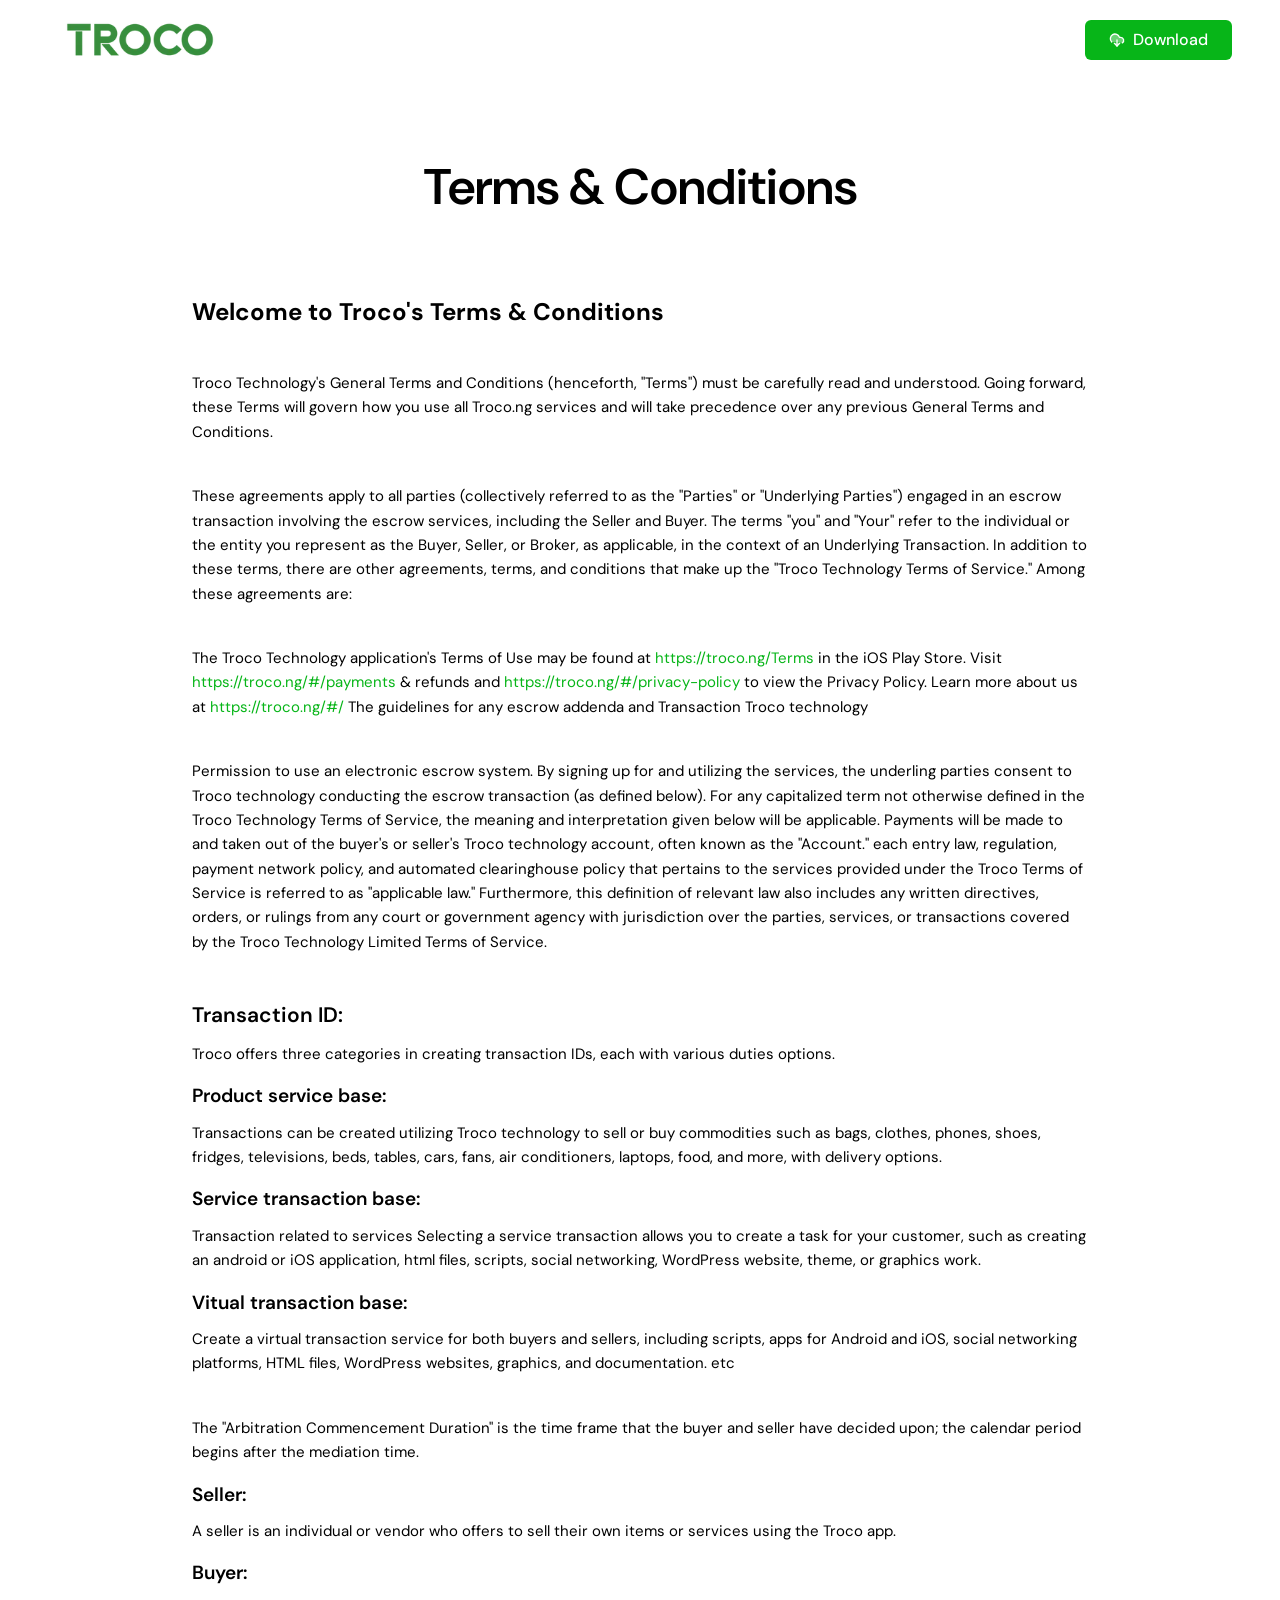
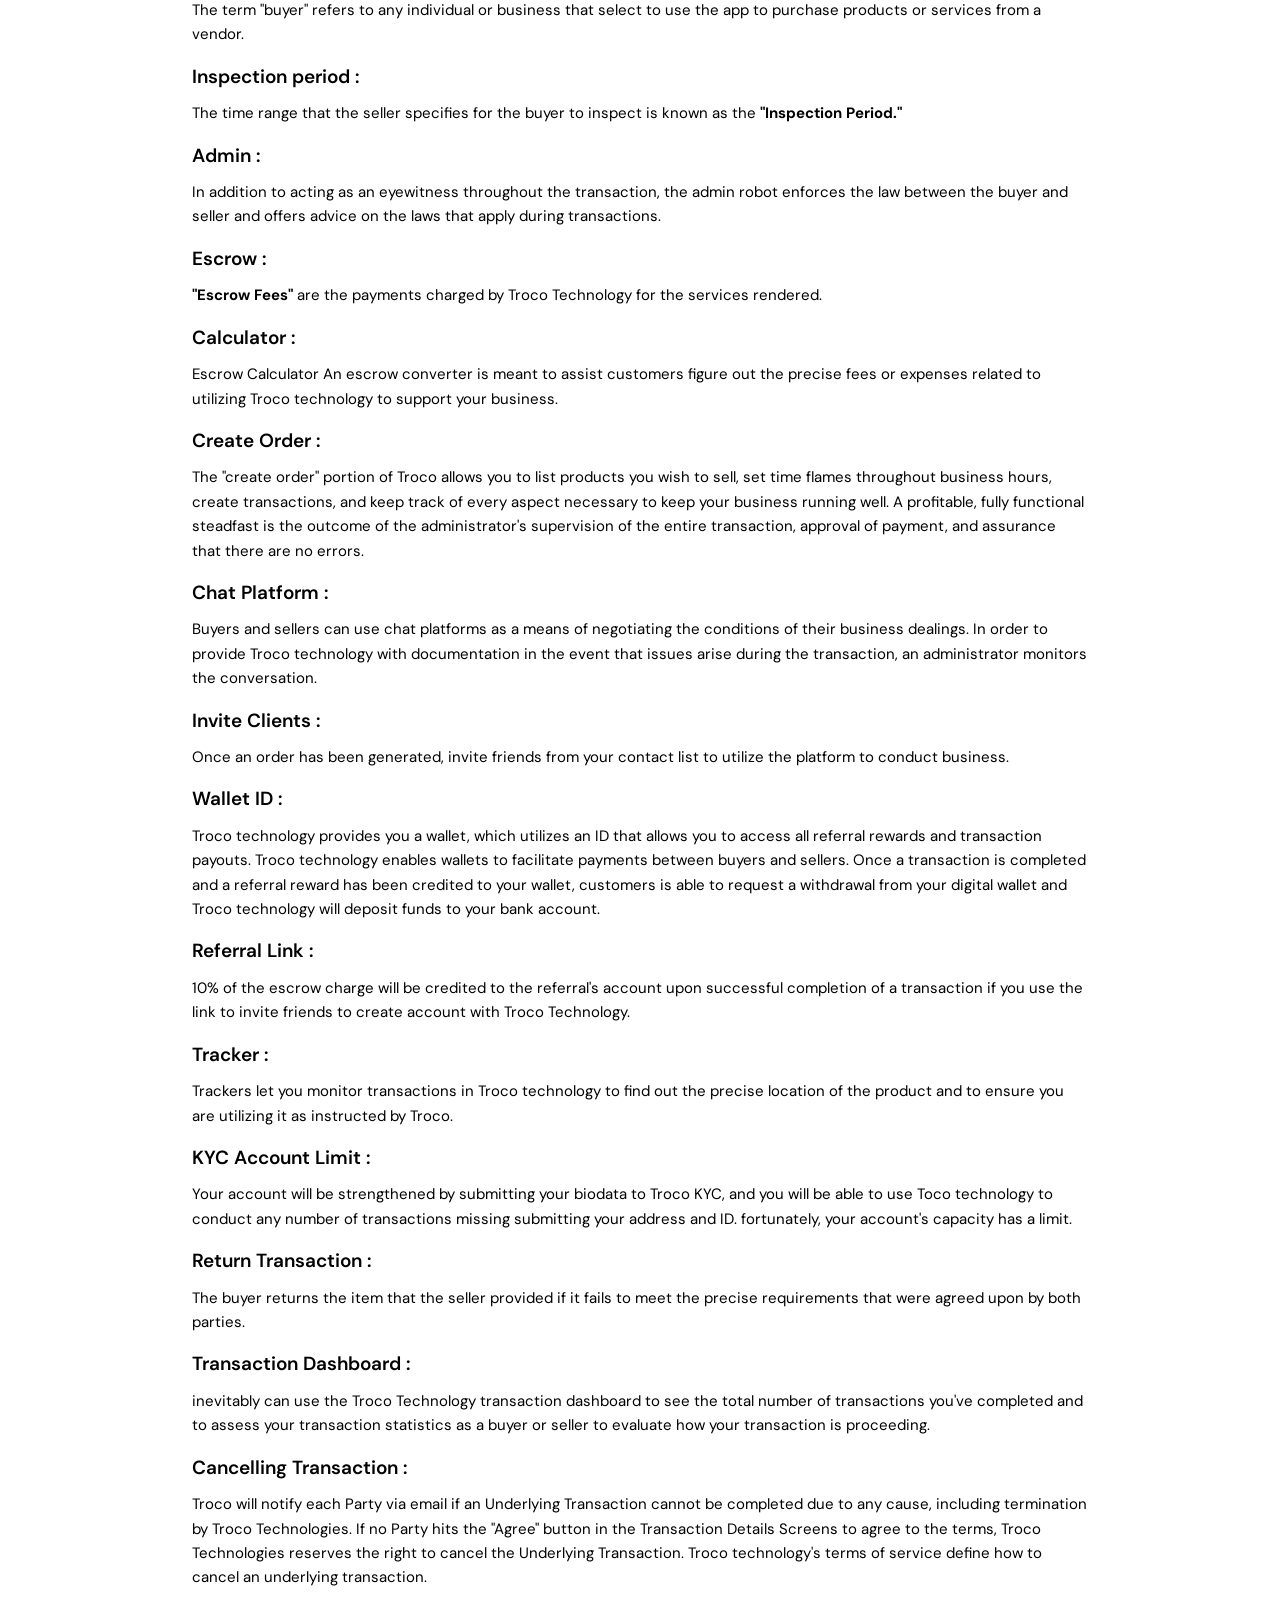
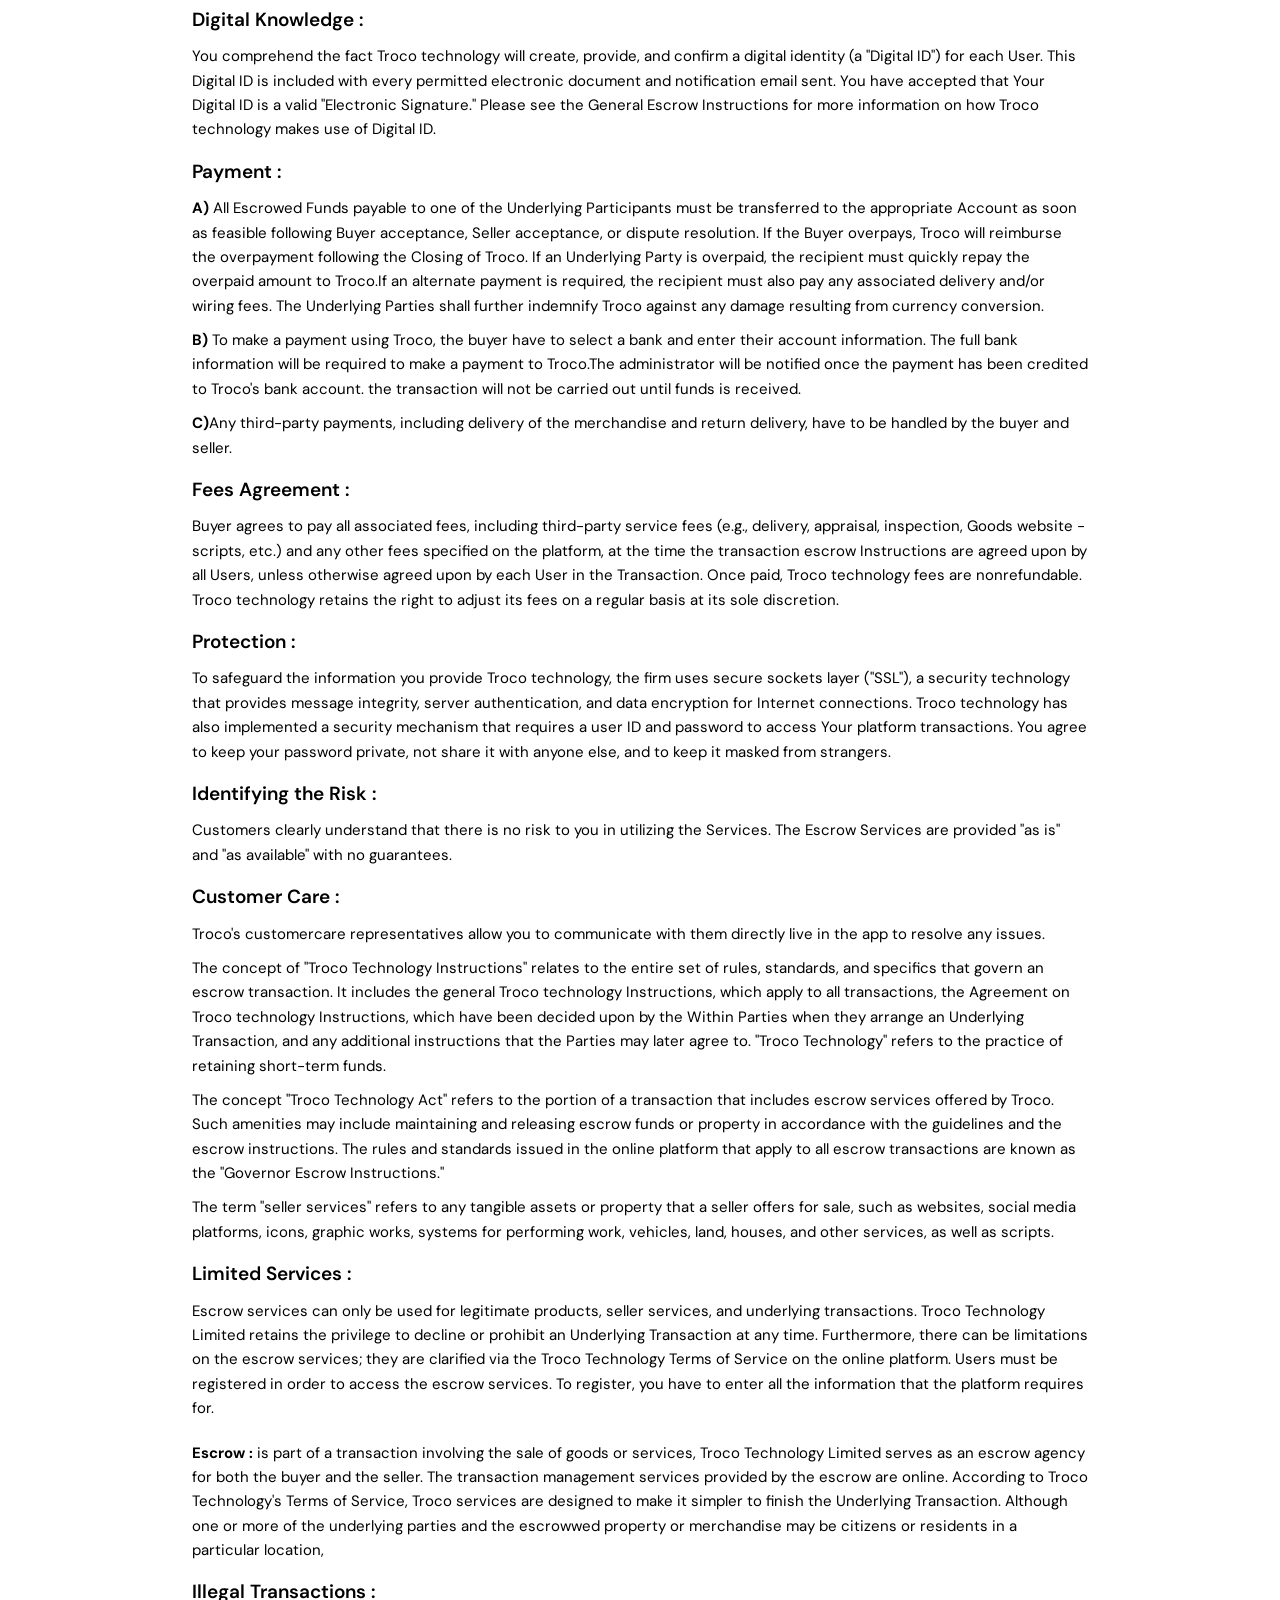
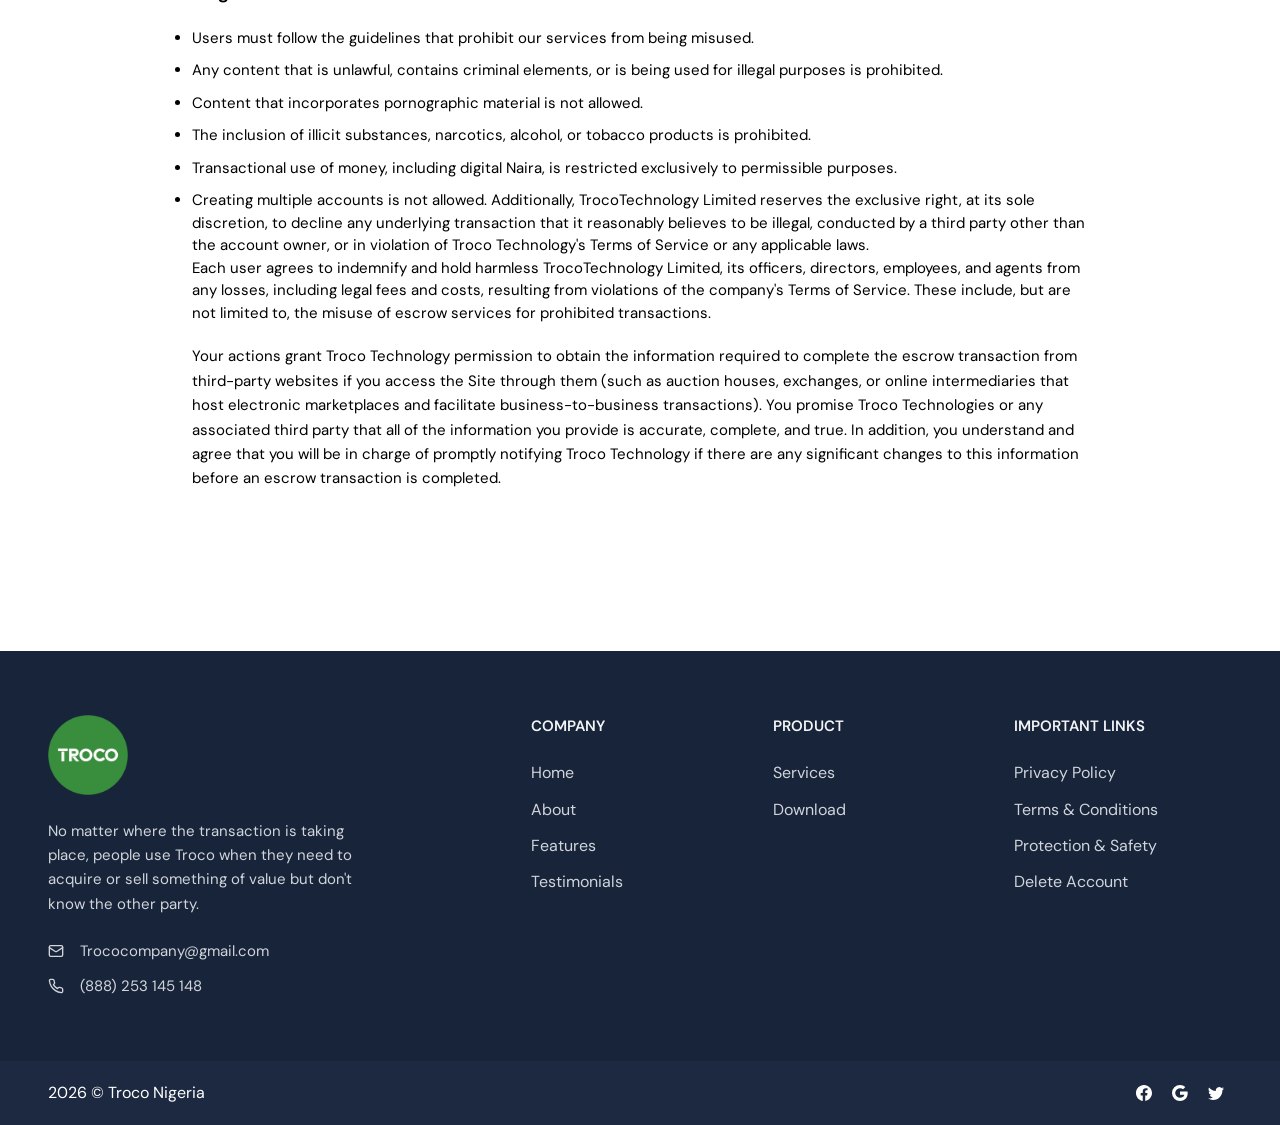
<file: terms.html>
<!DOCTYPE html>
<html lang="en">
  <head>
    <meta charset="UTF-8" />
    <meta name="viewport" content="width=device-width, initial-scale=1.0" />
    <title>Document</title>
    <link href="assets/css/style.css" rel="stylesheet" type="text/css" />
    <meta charset="UTF-8" />
    <meta name="viewport" content="width=device-width, initial-scale=1" />
    <title>Troco_NG</title>
    <meta
      name="description"
      content="A Fully Responsive Tailwind CSS Template, personal, agency, application, business, clean, creative, it solutions, startup, career, blog, modern, creative, multipurpose, portfolio, saas, software, tailwind css, etc."
    />
    <meta
      name="keywords"
      content="Escrow service, sales, e-commerce, buying, mobile, troco"
    />
    <meta name="author" content="Troco" />

    <!-- favicon -->
    <link href="assets/images/Troco1.png" rel="shortcut icon" />

    <!-- Icons Css -->
    <link href="assets/css/icons.min.css" rel="stylesheet" type="text/css" />

    <!-- Jarallax Css -->
    <link href="assets/libs/jarallax/jarallax.min.css" rel="stylesheet" />

    <!-- Swiper Css -->
    <link href="assets/libs/swiper/swiper-bundle.min.css" rel="stylesheet" />

    <style>
      .terms {
        margin-top: 150px;
        width: 100%;
        display: flex;
        align-items: center;
        flex-direction: column;
      }

      .terms_txt {
        font-size: 50px;
      }
      .holder {
        width: 70%;
        font-size: 24px;
        margin-top: 27px;
        font-weight: 700;
      }

      .terms p {
        margin-top: 40px;
        width: 70%;
      }
      .terms h3 {
        width: 70%;
        font-size: 19px;
        margin-top: 16px;
      }
      .terms h2 {
        width: 70%;
        font-size: 21px;
        margin-top: 46px;
      }
      a {
        color: #07b518;
      }
    </style>
  </head>
  <body>
    <nav
      class="navbar fixed top-0 start-0 end-0 z-999 transition-all duration-500 py-5 items-center shadow-md lg:shadow-none [&.is-sticky]:bg-white group [&.is-sticky]:shadow-md bg-white lg:bg-transparent"
      id="navbar"
    >
      <div class="container">
        <div class="flex lg:flex-nowrap flex-wrap items-center">
          <a class="flex items-center" href="index.html">
            <img src="assets/images/troco.png" class="h-9 flex" />
          </a>

          <div class="lg:hidden flex items-center ms-auto px-2.5">
            <button
              class="hs-collapse-toggle"
              type="button"
              id="hs-unstyled-collapse"
              data-hs-collapse="#navbarCollapse"
            >
              <i data-lucide="menu" class="h-8 w-8 text-black"></i>
            </button>
          </div>

          <!-- <div class="navigation hs-collapse transition-all duration-300 lg:basis-auto basis-full grow hidden items-center justify-center lg:flex mx-auto overflow-hidden mt-6 lg:mt-0 nav-light" id="navbarCollapse">
                    <ul class="navbar-nav flex-col lg:flex-row gap-y-2 flex lg:items-center justify-center" id="navbar-navlist">
                        <li class="nav-item mx-1.5 transition-all text-dark lg:text-black group-[&.is-sticky]:text-dark all duration-300 hover:text-primary [&.active]:!text-primary group-[&.is-sticky]:[&.active]:text-primary">
                            <a class="nav-link inline-flex items-center text-sm lg:text-base font-medium py-0.5 px-2 capitalize" href="#home">Home</a>
                        </li>

                        <li class="nav-item mx-1.5 transition-all text-dark lg:text-black group-[&.is-sticky]:text-dark duration-300 hover:text-primary [&.active]:!text-primary group-[&.is-sticky]:[&.active]:text-primary">
                            <a class="nav-link inline-flex items-center text-sm lg:text-base font-medium py-0.5 px-2 capitalize" href="#services">Services</a>
                        </li>
    
                        <li class="nav-item mx-1.5 transition-all text-dark lg:text-black group-[&.is-sticky]:text-dark duration-300 hover:text-primary [&.active]:!text-primary group-[&.is-sticky]:[&.active]:text-primary">
                            <a class="nav-link inline-flex items-center text-sm lg:text-base font-medium py-0.5 px-2 capitalize" href="#features">Features</a>
                        </li>

                        <li class="nav-item mx-1.5 transition-all text-dark lg:text-black group-[&.is-sticky]:text-dark duration-300 hover:text-primary [&.active]:!text-primary group-[&.is-sticky]:[&.active]:text-primary">
                            <a class="nav-link inline-flex items-center text-sm lg:text-base font-medium py-0.5 px-2 capitalize" href="#about">Download</a>
                        </li>
    
                        <li class="nav-item mx-1.5 transition-all text-dark lg:text-black group-[&.is-sticky]:text-dark duration-300 hover:text-primary [&.active]:!text-primary group-[&.is-sticky]:[&.active]:text-primary">
                            <a class="nav-link inline-flex items-center text-sm lg:text-base font-medium py-0.5 px-2 capitalize" href="#testimonial">Testimonials</a>
                        </li>
                    </ul>
                </div> -->

          <div class="ms-auto shrink hidden lg:inline-flex gap-2">
            <a
              href="#"
              class="py-2 px-6 inline-flex items-center gap-2 rounded-md text-base text-white bg-primary hover:bg-primaryDark transition-all duration-500 font-medium"
            >
              <i data-lucide="download-cloud" class="h-4 w-4 fill-white/40"></i>
              <span class="hidden sm:block">Download</span>
            </a>
          </div>
        </div>
      </div>
    </nav>
    <div class="terms">
      <h1 class="terms_txt">Terms & Conditions</h1>
      <div class="holder">
        <p>Welcome to Troco's Terms & Conditions</p>
      </div>
      <p>
        Troco Technology's General Terms and Conditions (henceforth, "Terms")
        must be carefully read and understood. Going forward, these Terms will
        govern how you use all Troco.ng services and will take precedence over
        any previous General Terms and Conditions.
      </p>
      <p>
        These agreements apply to all parties (collectively referred to as the
        "Parties" or "Underlying Parties") engaged in an escrow transaction
        involving the escrow services, including the Seller and Buyer. The terms
        "you" and "Your" refer to the individual or the entity you represent as
        the Buyer, Seller, or Broker, as applicable, in the context of an
        Underlying Transaction. In addition to these terms, there are other
        agreements, terms, and conditions that make up the "Troco Technology
        Terms of Service." Among these agreements are:
      </p>
      <p>
        The Troco Technology application's Terms of Use may be found at
        <a href="https://troco.ng/Terms">https://troco.ng/Terms</a> in the iOS
        Play Store. Visit
        <a href="https://troco.ng/#/payments">https://troco.ng/#/payments</a> &
        refunds and
        <a href="https://troco.ng/#/privacy-policy"
          >https://troco.ng/#/privacy-policy</a
        >
        to view the Privacy Policy. Learn more about us at
        <a href="https://troco.ng/#/">https://troco.ng/#/</a> The guidelines for
        any escrow addenda and Transaction Troco technology
      </p>
      <p>
        Permission to use an electronic escrow system. By signing up for and
        utilizing the services, the underling parties consent to Troco
        technology conducting the escrow transaction (as defined below). For any
        capitalized term not otherwise defined in the Troco Technology Terms of
        Service, the meaning and interpretation given below will be applicable.
        Payments will be made to and taken out of the buyer's or seller's Troco
        technology account, often known as the "Account." each entry law,
        regulation, payment network policy, and automated clearinghouse policy
        that pertains to the services provided under the Troco Terms of Service
        is referred to as "applicable law." Furthermore, this definition of
        relevant law also includes any written directives, orders, or rulings
        from any court or government agency with jurisdiction over the parties,
        services, or transactions covered by the Troco Technology Limited Terms
        of Service.
      </p>
      <h2>Transaction ID:</h2>
      <p style="margin: 0; margin-top: 10px">
        Troco offers three categories in creating transaction IDs, each with
        various duties options.
      </p>
      <h3>Product service base:</h3>
      <p style="margin: 0; margin-top: 10px">
        Transactions can be created utilizing Troco technology to sell or buy
        commodities such as bags, clothes, phones, shoes, fridges, televisions,
        beds, tables, cars, fans, air conditioners, laptops, food, and more,
        with delivery options.
      </p>
      <h3>Service transaction base:</h3>
      <p style="margin: 0; margin-top: 10px">
        Transaction related to services Selecting a service transaction allows
        you to create a task for your customer, such as creating an android or
        iOS application, html files, scripts, social networking, WordPress
        website, theme, or graphics work.
      </p>
      <h3>Vitual transaction base:</h3>
      <p style="margin: 0; margin-top: 10px">
        Create a virtual transaction service for both buyers and sellers,
        including scripts, apps for Android and iOS, social networking
        platforms, HTML files, WordPress websites, graphics, and documentation.
        etc
      </p>

      <p style="margin: 0; margin-top: 40px">
        The "Arbitration Commencement Duration" is the time frame that the buyer
        and seller have decided upon; the calendar period begins after the
        mediation time.
      </p>

      <h3>Seller:</h3>
      <p style="margin: 0; margin-top: 10px">
        A seller is an individual or vendor who offers to sell their own items
        or services using the Troco app.
      </p>

      <h3>Buyer:</h3>
      <p style="margin: 0; margin-top: 10px">
        The term "buyer" refers to any individual or business that select to use
        the app to purchase products or services from a vendor.
      </p>

      <h3>Inspection period :</h3>
      <p style="margin: 0; margin-top: 10px">
        The time range that the seller specifies for the buyer to inspect is
        known as the <strong> "Inspection Period."</strong>
      </p>

      <h3>Admin :</h3>
      <p style="margin: 0; margin-top: 10px">
        In addition to acting as an eyewitness throughout the transaction, the
        admin robot enforces the law between the buyer and seller and offers
        advice on the laws that apply during transactions.
      </p>
      <h3>Escrow :</h3>
      <p style="margin: 0; margin-top: 10px">
        <strong>"Escrow Fees"</strong> are the payments charged by Troco
        Technology for the services rendered.
      </p>
      <h3>Calculator :</h3>
      <p style="margin: 0; margin-top: 10px">
        Escrow Calculator An escrow converter is meant to assist customers
        figure out the precise fees or expenses related to utilizing Troco
        technology to support your business.
      </p>

      <h3>Create Order :</h3>
      <p style="margin: 0; margin-top: 10px">
        The "create order" portion of Troco allows you to list products you wish
        to sell, set time flames throughout business hours, create transactions,
        and keep track of every aspect necessary to keep your business running
        well. A profitable, fully functional steadfast is the outcome of the
        administrator's supervision of the entire transaction, approval of
        payment, and assurance that there are no errors.
      </p>

      <h3>Chat Platform :</h3>
      <p style="margin: 0; margin-top: 10px">
        Buyers and sellers can use chat platforms as a means of negotiating the
        conditions of their business dealings. In order to provide Troco
        technology with documentation in the event that issues arise during the
        transaction, an administrator monitors the conversation.
      </p>
      <h3>Invite Clients :</h3>
      <p style="margin: 0; margin-top: 10px">
        Once an order has been generated, invite friends from your contact list
        to utilize the platform to conduct business.
      </p>
      <h3>Wallet ID :</h3>
      <p style="margin: 0; margin-top: 10px">
        Troco technology provides you a wallet, which utilizes an ID that allows
        you to access all referral rewards and transaction payouts. Troco
        technology enables wallets to facilitate payments between buyers and
        sellers. Once a transaction is completed and a referral reward has been
        credited to your wallet, customers is able to request a withdrawal from
        your digital wallet and Troco technology will deposit funds to your bank
        account.
      </p>
      <h3>Referral Link :</h3>
      <p style="margin: 0; margin-top: 10px">
        10% of the escrow charge will be credited to the referral's account upon
        successful completion of a transaction if you use the link to invite
        friends to create account with Troco Technology.
      </p>
      <h3>Tracker :</h3>
      <p style="margin: 0; margin-top: 10px">
        Trackers let you monitor transactions in Troco technology to find out
        the precise location of the product and to ensure you are utilizing it
        as instructed by Troco.
      </p>

      <h3>KYC Account Limit :</h3>
      <p style="margin: 0; margin-top: 10px">
        Your account will be strengthened by submitting your biodata to Troco
        KYC, and you will be able to use Toco technology to conduct any number
        of transactions missing submitting your address and ID. fortunately,
        your account's capacity has a limit.
      </p>

      <h3>Return Transaction :</h3>
      <p style="margin: 0; margin-top: 10px">
        The buyer returns the item that the seller provided if it fails to meet
        the precise requirements that were agreed upon by both parties.
      </p>

      <h3>Transaction Dashboard :</h3>
      <p style="margin: 0; margin-top: 10px">
        inevitably can use the Troco Technology transaction dashboard to see the
        total number of transactions you've completed and to assess your
        transaction statistics as a buyer or seller to evaluate how your
        transaction is proceeding.
      </p>
      <h3>Cancelling Transaction :</h3>
      <p style="margin: 0; margin-top: 10px">
        Troco will notify each Party via email if an Underlying Transaction
        cannot be completed due to any cause, including termination by Troco
        Technologies. If no Party hits the "Agree" button in the Transaction
        Details Screens to agree to the terms, Troco Technologies reserves the
        right to cancel the Underlying Transaction. Troco technology's terms of
        service define how to cancel an underlying transaction.
      </p>

      <h3>Digital Knowledge :</h3>
      <p style="margin: 0; margin-top: 10px">
        You comprehend the fact Troco technology will create, provide, and
        confirm a digital identity (a "Digital ID") for each User. This Digital
        ID is included with every permitted electronic document and notification
        email sent. You have accepted that Your Digital ID is a valid
        "Electronic Signature." Please see the General Escrow Instructions for
        more information on how Troco technology makes use of Digital ID.
      </p>

      <h3>Payment :</h3>
      <p style="margin: 0; margin-top: 10px">
        <strong>A)</strong> All Escrowed Funds payable to one of the Underlying
        Participants must be transferred to the appropriate Account as soon as
        feasible following Buyer acceptance, Seller acceptance, or dispute
        resolution. If the Buyer overpays, Troco will reimburse the overpayment
        following the Closing of Troco. If an Underlying Party is overpaid, the
        recipient must quickly repay the overpaid amount to Troco.If an
        alternate payment is required, the recipient must also pay any
        associated delivery and/or wiring fees. The Underlying Parties shall
        further indemnify Troco against any damage resulting from currency
        conversion.
      </p>

      <p style="margin: 0; margin-top: 10px">
        <strong>B)</strong> To make a payment using Troco, the buyer have to
        select a bank and enter their account information. The full bank
        information will be required to make a payment to Troco.The
        administrator will be notified once the payment has been credited to
        Troco's bank account. the transaction will not be carried out until
        funds is received.
      </p>
      <p style="margin: 0; margin-top: 10px">
        <strong>C)</strong>Any third-party payments, including delivery of the
        merchandise and return delivery, have to be handled by the buyer and
        seller.
      </p>

      <h3>Fees Agreement :</h3>
      <p style="margin: 0; margin-top: 10px">
        Buyer agrees to pay all associated fees, including third-party service
        fees (e.g., delivery, appraisal, inspection, Goods website - scripts,
        etc.) and any other fees specified on the platform, at the time the
        transaction escrow Instructions are agreed upon by all Users, unless
        otherwise agreed upon by each User in the Transaction. Once paid, Troco
        technology fees are nonrefundable. Troco technology retains the right to
        adjust its fees on a regular basis at its sole discretion.
      </p>
      <h3>Protection :</h3>
      <p style="margin: 0; margin-top: 10px">
        To safeguard the information you provide Troco technology, the firm uses
        secure sockets layer ("SSL"), a security technology that provides
        message integrity, server authentication, and data encryption for
        Internet connections. Troco technology has also implemented a security
        mechanism that requires a user ID and password to access Your platform
        transactions. You agree to keep your password private, not share it with
        anyone else, and to keep it masked from strangers.
      </p>
      <h3>Identifying the Risk :</h3>
      <p style="margin: 0; margin-top: 10px">
        Customers clearly understand that there is no risk to you in utilizing
        the Services. The Escrow Services are provided "as is" and "as
        available" with no guarantees.
      </p>

      <h3>Customer Care :</h3>
      <p style="margin: 0; margin-top: 10px">
        Troco's customercare representatives allow you to communicate with them
        directly live in the app to resolve any issues.
      </p>
      <p style="margin: 0; margin-top: 10px">
        The concept of "Troco Technology Instructions" relates to the entire set
        of rules, standards, and specifics that govern an escrow transaction. It
        includes the general Troco technology Instructions, which apply to all
        transactions, the Agreement on Troco technology Instructions, which have
        been decided upon by the Within Parties when they arrange an Underlying
        Transaction, and any additional instructions that the Parties may later
        agree to. "Troco Technology" refers to the practice of retaining
        short-term funds.
      </p>
      <p style="margin: 0; margin-top: 10px">
        The concept "Troco Technology Act" refers to the portion of a
        transaction that includes escrow services offered by Troco. Such
        amenities may include maintaining and releasing escrow funds or property
        in accordance with the guidelines and the escrow instructions. The rules
        and standards issued in the online platform that apply to all escrow
        transactions are known as the "Governor Escrow Instructions."
      </p>
      <p style="margin: 0; margin-top: 10px">
        The term "seller services" refers to any tangible assets or property
        that a seller offers for sale, such as websites, social media platforms,
        icons, graphic works, systems for performing work, vehicles, land,
        houses, and other services, as well as scripts.
      </p>
      <h3>Limited Services :</h3>
      <p style="margin: 0; margin-top: 10px">
        Escrow services can only be used for legitimate products, seller
        services, and underlying transactions. Troco Technology Limited retains
        the privilege to decline or prohibit an Underlying Transaction at any
        time. Furthermore, there can be limitations on the escrow services; they
        are clarified via the Troco Technology Terms of Service on the online
        platform. Users must be registered in order to access the escrow
        services. To register, you have to enter all the information that the
        platform requires for.
      </p>

      <p style="margin: 0; margin-top: 20px">
        <strong>Escrow :</strong> is part of a transaction involving the sale of
        goods or services, Troco Technology Limited serves as an escrow agency
        for both the buyer and the seller. The transaction management services
        provided by the escrow are online. According to Troco Technology's Terms
        of Service, Troco services are designed to make it simpler to finish the
        Underlying Transaction. Although one or more of the underlying parties
        and the escrowwed property or merchandise may be citizens or residents
        in a particular location,
      </p>
      <h3>Illegal Transactions :</h3>
      <ul
        style="margin: 0; margin-top: 20px; width: 70%; list-style-type: disc"
      >
        <li style="margin-bottom: 10px">
          Users must follow the guidelines that prohibit our services from being
          misused.
        </li>
        <li style="margin-bottom: 10px">
          Any content that is unlawful, contains criminal elements, or is being
          used for illegal purposes is prohibited.
        </li>
        <li style="margin-bottom: 10px">
          Content that incorporates pornographic material is not allowed.
        </li>
        <li style="margin-bottom: 10px">
          The inclusion of illicit substances, narcotics, alcohol, or tobacco
          products is prohibited.
        </li>
        <li style="margin-bottom: 10px">
          Transactional use of money, including digital Naira, is restricted
          exclusively to permissible purposes.
        </li>
        <li>
          Creating multiple accounts is not allowed. Additionally,
          TrocoTechnology Limited reserves the exclusive right, at its sole
          discretion, to decline any underlying transaction that it reasonably
          believes to be illegal, conducted by a third party other than the
          account owner, or in violation of Troco Technology's Terms of Service
          or any applicable laws.
          <br />
          Each user agrees to indemnify and hold harmless TrocoTechnology
          Limited, its officers, directors, employees, and agents from any
          losses, including legal fees and costs, resulting from violations of
          the company's Terms of Service. These include, but are not limited to,
          the misuse of escrow services for prohibited transactions.
        </li>
      </ul>

      <p style="margin: 0; margin-top: 20px; margin-bottom: 160px">
        Your actions grant Troco Technology permission to obtain the information
        required to complete the escrow transaction from third-party websites if
        you access the Site through them (such as auction houses, exchanges, or
        online intermediaries that host electronic marketplaces and facilitate
        business-to-business transactions). You promise Troco Technologies or
        any associated third party that all of the information you provide is
        accurate, complete, and true. In addition, you understand and agree that
        you will be in charge of promptly notifying Troco Technology if there
        are any significant changes to this information before an escrow
        transaction is completed.
      </p>
    </div>
    <footer class="bg-[#17243A]">
      <div class="container">
        <div
          class="grid grid-cols-2 md:grid-cols-4 lg:grid-cols-5 gap-6 pb-16 pt-16"
        >
          <div class="col-span-full lg:col-span-2">
            <div class="max-w-2xl mx-auto">
              <div class="flex items-center">
                <img src="assets/images/Troco1.png" alt="" class="h-20 me-5" />
              </div>
              <p class="text-gray-300 max-w-xs mt-6">
                No matter where the transaction is taking place, people use
                Troco when they need to acquire or sell something of value but
                don't know the other party.
              </p>
            </div>

            <div class="mt-6 grid space-y-3">
              <a
                class="inline-flex items-center gap-x-4 text-gray-300 hover:text-gray-400 transition-all duration-300"
                href="#"
              >
                <svg
                  xmlns="http://www.w3.org/2000/svg"
                  width="16"
                  height="16"
                  viewBox="0 0 24 24"
                  fill="none"
                  stroke="currentColor"
                  stroke-width="2"
                  stroke-linecap="round"
                  stroke-linejoin="round"
                  class="lucide lucide-mail"
                >
                  <rect width="20" height="16" x="2" y="4" rx="2" />
                  <path d="m22 7-8.97 5.7a1.94 1.94 0 0 1-2.06 0L2 7" />
                </svg>
                Trococompany@gmail.com
              </a>

              <a
                class="inline-flex items-center gap-x-4 text-gray-300 hover:text-gray-400 transition-all duration-300"
                href="#"
              >
                <svg
                  xmlns="http://www.w3.org/2000/svg"
                  width="16"
                  height="16"
                  viewBox="0 0 24 24"
                  fill="none"
                  stroke="currentColor"
                  stroke-width="2"
                  stroke-linecap="round"
                  stroke-linejoin="round"
                  class="lucide lucide-phone"
                >
                  <path
                    d="M22 16.92v3a2 2 0 0 1-2.18 2 19.79 19.79 0 0 1-8.63-3.07 19.5 19.5 0 0 1-6-6 19.79 19.79 0 0 1-3.07-8.67A2 2 0 0 1 4.11 2h3a2 2 0 0 1 2 1.72 12.84 12.84 0 0 0 .7 2.81 2 2 0 0 1-.45 2.11L8.09 9.91a16 16 0 0 0 6 6l1.27-1.27a2 2 0 0 1 2.11-.45 12.84 12.84 0 0 0 2.81.7A2 2 0 0 1 22 16.92z"
                  />
                </svg>
                (888) 253 145 148
              </a>
            </div>
          </div>

          <div class="col-span-1">
            <h4 class="font-semibold text-gray-100 uppercase">Company</h4>

            <div class="mt-6 grid space-y-3">
              <p>
                <a
                  class="inline-flex gap-x-2 text-base text-gray-300 hover:text-gray-400 transition-all duration-300"
                  href="#"
                  >Home</a
                >
              </p>
              <p>
                <a
                  class="inline-flex gap-x-2 text-base text-gray-300 hover:text-gray-400 transition-all duration-300"
                  href="#"
                  >About</a
                >
              </p>
              <p>
                <a
                  class="inline-flex gap-x-2 text-base text-gray-300 hover:text-gray-400 transition-all duration-300"
                  href="#"
                  >Features</a
                >
              </p>
              <p>
                <a
                  class="inline-flex gap-x-2 text-base text-gray-300 hover:text-gray-400 transition-all duration-300"
                  href="#"
                  >Testimonials</a
                >
              </p>
            </div>
          </div>

          <div class="col-span-1">
            <h4 class="font-semibold text-gray-100 uppercase">Product</h4>

            <div class="mt-6 grid space-y-3">
              <p>
                <a
                  class="inline-flex gap-x-2 text-base text-gray-300 hover:text-gray-400 transition-all duration-300"
                  href="#"
                  >Services</a
                >
              </p>
              <p>
                <a
                  class="inline-flex gap-x-2 text-base text-gray-300 hover:text-gray-400 transition-all duration-300"
                  href="#"
                  >Download</a
                >
              </p>
            </div>
          </div>

          <div class="col-span-1">
            <h4 class="font-semibold text-gray-100 uppercase">
              Important Links
            </h4>

            <div class="mt-6 grid space-y-3">
              <p>
                <a
                  class="inline-flex gap-x-2 text-base text-gray-300 hover:text-gray-400 transition-all duration-300"
                  href="privacy_policy.html"
                  >Privacy Policy
                </a>
              </p>
              <p>
                <a
                  class="inline-flex gap-x-2 text-base text-gray-300 hover:text-gray-400 transition-all duration-300"
                  href="terms.html"
                  >Terms & Conditions</a
                >
              </p>
              <p>
                <a
                  class="inline-flex gap-x-2 text-base text-gray-300 hover:text-gray-400 transition-all duration-300"
                  href="safety.html"
                  >Protection & Safety</a
                >
              </p>
              <p>
                <a
                  style="color: red"
                  class="inline-flex gap-x-2 text-base text-gray-300 hover:text-gray-400 transition-all duration-300"
                  href="delete_acct.html"
                  >Delete Account</a
                >
              </p>
            </div>
          </div>
        </div>
      </div>

      <div class="py-4 bg-[#1C2940]">
        <!-- 1B283F -->
        <div class="container">
          <div class="flex justify-between items-center">
            <p class="text-base text-white">
              <script>
                document.write(new Date().getFullYear());
              </script>
              © Troco Nigeria
            </p>

            <div>
              <a
                class="size-8 inline-flex justify-center items-center gap-x-2 text-sm font-semibold rounded-md border border-transparent text-white hover:bg-primary transition-all duration-300"
                href="#"
              >
                <svg
                  class="flex-shrink-0 size-4"
                  xmlns="http://www.w3.org/2000/svg"
                  width="16"
                  height="16"
                  fill="currentColor"
                  viewBox="0 0 16 16"
                >
                  <path
                    d="M16 8.049c0-4.446-3.582-8.05-8-8.05C3.58 0-.002 3.603-.002 8.05c0 4.017 2.926 7.347 6.75 7.951v-5.625h-2.03V8.05H6.75V6.275c0-2.017 1.195-3.131 3.022-3.131.876 0 1.791.157 1.791.157v1.98h-1.009c-.993 0-1.303.621-1.303 1.258v1.51h2.218l-.354 2.326H9.25V16c3.824-.604 6.75-3.934 6.75-7.951z"
                  />
                </svg>
              </a>
              <a
                class="size-8 inline-flex justify-center items-center gap-x-2 text-sm font-semibold rounded-md border border-transparent text-white hover:bg-primary transition-all duration-300"
                href="#"
              >
                <svg
                  class="flex-shrink-0 size-4"
                  xmlns="http://www.w3.org/2000/svg"
                  width="16"
                  height="16"
                  fill="currentColor"
                  viewBox="0 0 16 16"
                >
                  <path
                    d="M15.545 6.558a9.42 9.42 0 0 1 .139 1.626c0 2.434-.87 4.492-2.384 5.885h.002C11.978 15.292 10.158 16 8 16A8 8 0 1 1 8 0a7.689 7.689 0 0 1 5.352 2.082l-2.284 2.284A4.347 4.347 0 0 0 8 3.166c-2.087 0-3.86 1.408-4.492 3.304a4.792 4.792 0 0 0 0 3.063h.003c.635 1.893 2.405 3.301 4.492 3.301 1.078 0 2.004-.276 2.722-.764h-.003a3.702 3.702 0 0 0 1.599-2.431H8v-3.08h7.545z"
                  />
                </svg>
              </a>
              <a
                class="size-8 inline-flex justify-center items-center gap-x-2 text-sm font-semibold rounded-md border border-transparent text-white hover:bg-primary transition-all duration-300"
                href="#"
              >
                <svg
                  class="flex-shrink-0 size-4"
                  xmlns="http://www.w3.org/2000/svg"
                  width="16"
                  height="16"
                  fill="currentColor"
                  viewBox="0 0 16 16"
                >
                  <path
                    d="M5.026 15c6.038 0 9.341-5.003 9.341-9.334 0-.14 0-.282-.006-.422A6.685 6.685 0 0 0 16 3.542a6.658 6.658 0 0 1-1.889.518 3.301 3.301 0 0 0 1.447-1.817 6.533 6.533 0 0 1-2.087.793A3.286 3.286 0 0 0 7.875 6.03a9.325 9.325 0 0 1-6.767-3.429 3.289 3.289 0 0 0 1.018 4.382A3.323 3.323 0 0 1 .64 6.575v.045a3.288 3.288 0 0 0 2.632 3.218 3.203 3.203 0 0 1-.865.115 3.23 3.23 0 0 1-.614-.057 3.283 3.283 0 0 0 3.067 2.277A6.588 6.588 0 0 1 .78 13.58a6.32 6.32 0 0 1-.78-.045A9.344 9.344 0 0 0 5.026 15z"
                  />
                </svg>
              </a>
            </div>
          </div>
        </div>
      </div>
    </footer>
  </body>
  <!-- Preline Js -->
  <script src="assets/libs/preline/preline.js"></script>

  <!-- Lucide Js -->
  <script src="assets/libs/lucide/umd/lucide.min.js"></script>

  <!-- Gumshoe Js -->
  <script src="assets/libs/gumshoejs/gumshoe.polyfills.min.js"></script>

  <!-- Jarallax Js -->
  <script src="assets/libs/jarallax/jarallax.min.js"></script>

  <!-- Swiper Bundle Js -->
  <script src="assets/libs/swiper/swiper-bundle.min.js"></script>

  <!-- Swiper Js -->
  <script src="assets/js/swiper.js"></script>

  <!-- Main App Js -->
  <script src="assets/js/app.js"></script>
</html>
</file>
<file: assets/css/icons.min.css>
@charset "UTF-8";@font-face{font-family:"Material Design Icons";src:url(../fonts/materialdesignicons-webfont1d2d.eot?v=6.5.95);src:url(../fonts/materialdesignicons-webfontd41d.eot?#iefix&v=6.5.95) format("embedded-opentype"),url(../fonts/materialdesignicons-webfont1d2d.woff2?v=6.5.95) format("woff2"),url(../fonts/materialdesignicons-webfont1d2d.woff?v=6.5.95) format("woff"),url(../fonts/materialdesignicons-webfont1d2d.ttf?v=6.5.95) format("truetype");font-weight:400;font-style:normal}.mdi-set,.mdi:before{display:inline-block;font:24px/1 "Material Design Icons";font-size:inherit;text-rendering:auto;line-height:inherit;-webkit-font-smoothing:antialiased;-moz-osx-font-smoothing:grayscale}.mdi-ab-testing::before{content:"󰇉"}.mdi-abacus::before{content:"󱛠"}.mdi-abjad-arabic::before{content:"󱌨"}.mdi-abjad-hebrew::before{content:"󱌩"}.mdi-abugida-devanagari::before{content:"󱌪"}.mdi-abugida-thai::before{content:"󱌫"}.mdi-access-point::before{content:"󰀃"}.mdi-access-point-check::before{content:"󱔸"}.mdi-access-point-minus::before{content:"󱔹"}.mdi-access-point-network::before{content:"󰀂"}.mdi-access-point-network-off::before{content:"󰯡"}.mdi-access-point-off::before{content:"󱔑"}.mdi-access-point-plus::before{content:"󱔺"}.mdi-access-point-remove::before{content:"󱔻"}.mdi-account::before{content:"󰀄"}.mdi-account-alert::before{content:"󰀅"}.mdi-account-alert-outline::before{content:"󰭐"}.mdi-account-arrow-down::before{content:"󱡨"}.mdi-account-arrow-down-outline::before{content:"󱡩"}.mdi-account-arrow-left::before{content:"󰭑"}.mdi-account-arrow-left-outline::before{content:"󰭒"}.mdi-account-arrow-right::before{content:"󰭓"}.mdi-account-arrow-right-outline::before{content:"󰭔"}.mdi-account-arrow-up::before{content:"󱡧"}.mdi-account-arrow-up-outline::before{content:"󱡪"}.mdi-account-box::before{content:"󰀆"}.mdi-account-box-multiple::before{content:"󰤴"}.mdi-account-box-multiple-outline::before{content:"󱀊"}.mdi-account-box-outline::before{content:"󰀇"}.mdi-account-cancel::before{content:"󱋟"}.mdi-account-cancel-outline::before{content:"󱋠"}.mdi-account-cash::before{content:"󱂗"}.mdi-account-cash-outline::before{content:"󱂘"}.mdi-account-check::before{content:"󰀈"}.mdi-account-check-outline::before{content:"󰯢"}.mdi-account-child::before{content:"󰪉"}.mdi-account-child-circle::before{content:"󰪊"}.mdi-account-child-outline::before{content:"󱃈"}.mdi-account-circle::before{content:"󰀉"}.mdi-account-circle-outline::before{content:"󰭕"}.mdi-account-clock::before{content:"󰭖"}.mdi-account-clock-outline::before{content:"󰭗"}.mdi-account-cog::before{content:"󱍰"}.mdi-account-cog-outline::before{content:"󱍱"}.mdi-account-convert::before{content:"󰀊"}.mdi-account-convert-outline::before{content:"󱌁"}.mdi-account-cowboy-hat::before{content:"󰺛"}.mdi-account-cowboy-hat-outline::before{content:"󱟳"}.mdi-account-details::before{content:"󰘱"}.mdi-account-details-outline::before{content:"󱍲"}.mdi-account-edit::before{content:"󰚼"}.mdi-account-edit-outline::before{content:"󰿻"}.mdi-account-eye::before{content:"󰐠"}.mdi-account-eye-outline::before{content:"󱉻"}.mdi-account-filter::before{content:"󰤶"}.mdi-account-filter-outline::before{content:"󰾝"}.mdi-account-group::before{content:"󰡉"}.mdi-account-group-outline::before{content:"󰭘"}.mdi-account-hard-hat::before{content:"󰖵"}.mdi-account-heart::before{content:"󰢙"}.mdi-account-heart-outline::before{content:"󰯣"}.mdi-account-injury::before{content:"󱠕"}.mdi-account-injury-outline::before{content:"󱠖"}.mdi-account-key::before{content:"󰀋"}.mdi-account-key-outline::before{content:"󰯤"}.mdi-account-lock::before{content:"󱅞"}.mdi-account-lock-open::before{content:"󱥠"}.mdi-account-lock-open-outline::before{content:"󱥡"}.mdi-account-lock-outline::before{content:"󱅟"}.mdi-account-minus::before{content:"󰀍"}.mdi-account-minus-outline::before{content:"󰫬"}.mdi-account-multiple::before{content:"󰀎"}.mdi-account-multiple-check::before{content:"󰣅"}.mdi-account-multiple-check-outline::before{content:"󱇾"}.mdi-account-multiple-minus::before{content:"󰗓"}.mdi-account-multiple-minus-outline::before{content:"󰯥"}.mdi-account-multiple-outline::before{content:"󰀏"}.mdi-account-multiple-plus::before{content:"󰀐"}.mdi-account-multiple-plus-outline::before{content:"󰠀"}.mdi-account-multiple-remove::before{content:"󱈊"}.mdi-account-multiple-remove-outline::before{content:"󱈋"}.mdi-account-music::before{content:"󰠃"}.mdi-account-music-outline::before{content:"󰳩"}.mdi-account-network::before{content:"󰀑"}.mdi-account-network-outline::before{content:"󰯦"}.mdi-account-off::before{content:"󰀒"}.mdi-account-off-outline::before{content:"󰯧"}.mdi-account-outline::before{content:"󰀓"}.mdi-account-plus::before{content:"󰀔"}.mdi-account-plus-outline::before{content:"󰠁"}.mdi-account-question::before{content:"󰭙"}.mdi-account-question-outline::before{content:"󰭚"}.mdi-account-reactivate::before{content:"󱔫"}.mdi-account-reactivate-outline::before{content:"󱔬"}.mdi-account-remove::before{content:"󰀕"}.mdi-account-remove-outline::before{content:"󰫭"}.mdi-account-search::before{content:"󰀖"}.mdi-account-search-outline::before{content:"󰤵"}.mdi-account-settings::before{content:"󰘰"}.mdi-account-settings-outline::before{content:"󱃉"}.mdi-account-star::before{content:"󰀗"}.mdi-account-star-outline::before{content:"󰯨"}.mdi-account-supervisor::before{content:"󰪋"}.mdi-account-supervisor-circle::before{content:"󰪌"}.mdi-account-supervisor-circle-outline::before{content:"󱓬"}.mdi-account-supervisor-outline::before{content:"󱄭"}.mdi-account-switch::before{content:"󰀙"}.mdi-account-switch-outline::before{content:"󰓋"}.mdi-account-sync::before{content:"󱤛"}.mdi-account-sync-outline::before{content:"󱤜"}.mdi-account-tie::before{content:"󰳣"}.mdi-account-tie-hat::before{content:"󱢘"}.mdi-account-tie-hat-outline::before{content:"󱢙"}.mdi-account-tie-outline::before{content:"󱃊"}.mdi-account-tie-voice::before{content:"󱌈"}.mdi-account-tie-voice-off::before{content:"󱌊"}.mdi-account-tie-voice-off-outline::before{content:"󱌋"}.mdi-account-tie-voice-outline::before{content:"󱌉"}.mdi-account-voice::before{content:"󰗋"}.mdi-account-voice-off::before{content:"󰻔"}.mdi-account-wrench::before{content:"󱢚"}.mdi-account-wrench-outline::before{content:"󱢛"}.mdi-adjust::before{content:"󰀚"}.mdi-advertisements::before{content:"󱤪"}.mdi-advertisements-off::before{content:"󱤫"}.mdi-air-conditioner::before{content:"󰀛"}.mdi-air-filter::before{content:"󰵃"}.mdi-air-horn::before{content:"󰶬"}.mdi-air-humidifier::before{content:"󱂙"}.mdi-air-humidifier-off::before{content:"󱑦"}.mdi-air-purifier::before{content:"󰵄"}.mdi-airbag::before{content:"󰯩"}.mdi-airballoon::before{content:"󰀜"}.mdi-airballoon-outline::before{content:"󱀋"}.mdi-airplane::before{content:"󰀝"}.mdi-airplane-alert::before{content:"󱡺"}.mdi-airplane-check::before{content:"󱡻"}.mdi-airplane-clock::before{content:"󱡼"}.mdi-airplane-cog::before{content:"󱡽"}.mdi-airplane-edit::before{content:"󱡾"}.mdi-airplane-landing::before{content:"󰗔"}.mdi-airplane-marker::before{content:"󱡿"}.mdi-airplane-minus::before{content:"󱢀"}.mdi-airplane-off::before{content:"󰀞"}.mdi-airplane-plus::before{content:"󱢁"}.mdi-airplane-remove::before{content:"󱢂"}.mdi-airplane-search::before{content:"󱢃"}.mdi-airplane-settings::before{content:"󱢄"}.mdi-airplane-takeoff::before{content:"󰗕"}.mdi-airport::before{content:"󰡋"}.mdi-alarm::before{content:"󰀠"}.mdi-alarm-bell::before{content:"󰞎"}.mdi-alarm-check::before{content:"󰀡"}.mdi-alarm-light::before{content:"󰞏"}.mdi-alarm-light-off::before{content:"󱜞"}.mdi-alarm-light-off-outline::before{content:"󱜟"}.mdi-alarm-light-outline::before{content:"󰯪"}.mdi-alarm-multiple::before{content:"󰀢"}.mdi-alarm-note::before{content:"󰹱"}.mdi-alarm-note-off::before{content:"󰹲"}.mdi-alarm-off::before{content:"󰀣"}.mdi-alarm-panel::before{content:"󱗄"}.mdi-alarm-panel-outline::before{content:"󱗅"}.mdi-alarm-plus::before{content:"󰀤"}.mdi-alarm-snooze::before{content:"󰚎"}.mdi-album::before{content:"󰀥"}.mdi-alert::before{content:"󰀦"}.mdi-alert-box::before{content:"󰀧"}.mdi-alert-box-outline::before{content:"󰳤"}.mdi-alert-circle::before{content:"󰀨"}.mdi-alert-circle-check::before{content:"󱇭"}.mdi-alert-circle-check-outline::before{content:"󱇮"}.mdi-alert-circle-outline::before{content:"󰗖"}.mdi-alert-decagram::before{content:"󰚽"}.mdi-alert-decagram-outline::before{content:"󰳥"}.mdi-alert-minus::before{content:"󱒻"}.mdi-alert-minus-outline::before{content:"󱒾"}.mdi-alert-octagon::before{content:"󰀩"}.mdi-alert-octagon-outline::before{content:"󰳦"}.mdi-alert-octagram::before{content:"󰝧"}.mdi-alert-octagram-outline::before{content:"󰳧"}.mdi-alert-outline::before{content:"󰀪"}.mdi-alert-plus::before{content:"󱒺"}.mdi-alert-plus-outline::before{content:"󱒽"}.mdi-alert-remove::before{content:"󱒼"}.mdi-alert-remove-outline::before{content:"󱒿"}.mdi-alert-rhombus::before{content:"󱇎"}.mdi-alert-rhombus-outline::before{content:"󱇏"}.mdi-alien::before{content:"󰢚"}.mdi-alien-outline::before{content:"󱃋"}.mdi-align-horizontal-center::before{content:"󱇃"}.mdi-align-horizontal-distribute::before{content:"󱥢"}.mdi-align-horizontal-left::before{content:"󱇂"}.mdi-align-horizontal-right::before{content:"󱇄"}.mdi-align-vertical-bottom::before{content:"󱇅"}.mdi-align-vertical-center::before{content:"󱇆"}.mdi-align-vertical-distribute::before{content:"󱥣"}.mdi-align-vertical-top::before{content:"󱇇"}.mdi-all-inclusive::before{content:"󰚾"}.mdi-all-inclusive-box::before{content:"󱢍"}.mdi-all-inclusive-box-outline::before{content:"󱢎"}.mdi-allergy::before{content:"󱉘"}.mdi-alpha::before{content:"󰀫"}.mdi-alpha-a::before{content:"󰫮"}.mdi-alpha-a-box::before{content:"󰬈"}.mdi-alpha-a-box-outline::before{content:"󰯫"}.mdi-alpha-a-circle::before{content:"󰯬"}.mdi-alpha-a-circle-outline::before{content:"󰯭"}.mdi-alpha-b::before{content:"󰫯"}.mdi-alpha-b-box::before{content:"󰬉"}.mdi-alpha-b-box-outline::before{content:"󰯮"}.mdi-alpha-b-circle::before{content:"󰯯"}.mdi-alpha-b-circle-outline::before{content:"󰯰"}.mdi-alpha-c::before{content:"󰫰"}.mdi-alpha-c-box::before{content:"󰬊"}.mdi-alpha-c-box-outline::before{content:"󰯱"}.mdi-alpha-c-circle::before{content:"󰯲"}.mdi-alpha-c-circle-outline::before{content:"󰯳"}.mdi-alpha-d::before{content:"󰫱"}.mdi-alpha-d-box::before{content:"󰬋"}.mdi-alpha-d-box-outline::before{content:"󰯴"}.mdi-alpha-d-circle::before{content:"󰯵"}.mdi-alpha-d-circle-outline::before{content:"󰯶"}.mdi-alpha-e::before{content:"󰫲"}.mdi-alpha-e-box::before{content:"󰬌"}.mdi-alpha-e-box-outline::before{content:"󰯷"}.mdi-alpha-e-circle::before{content:"󰯸"}.mdi-alpha-e-circle-outline::before{content:"󰯹"}.mdi-alpha-f::before{content:"󰫳"}.mdi-alpha-f-box::before{content:"󰬍"}.mdi-alpha-f-box-outline::before{content:"󰯺"}.mdi-alpha-f-circle::before{content:"󰯻"}.mdi-alpha-f-circle-outline::before{content:"󰯼"}.mdi-alpha-g::before{content:"󰫴"}.mdi-alpha-g-box::before{content:"󰬎"}.mdi-alpha-g-box-outline::before{content:"󰯽"}.mdi-alpha-g-circle::before{content:"󰯾"}.mdi-alpha-g-circle-outline::before{content:"󰯿"}.mdi-alpha-h::before{content:"󰫵"}.mdi-alpha-h-box::before{content:"󰬏"}.mdi-alpha-h-box-outline::before{content:"󰰀"}.mdi-alpha-h-circle::before{content:"󰰁"}.mdi-alpha-h-circle-outline::before{content:"󰰂"}.mdi-alpha-i::before{content:"󰫶"}.mdi-alpha-i-box::before{content:"󰬐"}.mdi-alpha-i-box-outline::before{content:"󰰃"}.mdi-alpha-i-circle::before{content:"󰰄"}.mdi-alpha-i-circle-outline::before{content:"󰰅"}.mdi-alpha-j::before{content:"󰫷"}.mdi-alpha-j-box::before{content:"󰬑"}.mdi-alpha-j-box-outline::before{content:"󰰆"}.mdi-alpha-j-circle::before{content:"󰰇"}.mdi-alpha-j-circle-outline::before{content:"󰰈"}.mdi-alpha-k::before{content:"󰫸"}.mdi-alpha-k-box::before{content:"󰬒"}.mdi-alpha-k-box-outline::before{content:"󰰉"}.mdi-alpha-k-circle::before{content:"󰰊"}.mdi-alpha-k-circle-outline::before{content:"󰰋"}.mdi-alpha-l::before{content:"󰫹"}.mdi-alpha-l-box::before{content:"󰬓"}.mdi-alpha-l-box-outline::before{content:"󰰌"}.mdi-alpha-l-circle::before{content:"󰰍"}.mdi-alpha-l-circle-outline::before{content:"󰰎"}.mdi-alpha-m::before{content:"󰫺"}.mdi-alpha-m-box::before{content:"󰬔"}.mdi-alpha-m-box-outline::before{content:"󰰏"}.mdi-alpha-m-circle::before{content:"󰰐"}.mdi-alpha-m-circle-outline::before{content:"󰰑"}.mdi-alpha-n::before{content:"󰫻"}.mdi-alpha-n-box::before{content:"󰬕"}.mdi-alpha-n-box-outline::before{content:"󰰒"}.mdi-alpha-n-circle::before{content:"󰰓"}.mdi-alpha-n-circle-outline::before{content:"󰰔"}.mdi-alpha-o::before{content:"󰫼"}.mdi-alpha-o-box::before{content:"󰬖"}.mdi-alpha-o-box-outline::before{content:"󰰕"}.mdi-alpha-o-circle::before{content:"󰰖"}.mdi-alpha-o-circle-outline::before{content:"󰰗"}.mdi-alpha-p::before{content:"󰫽"}.mdi-alpha-p-box::before{content:"󰬗"}.mdi-alpha-p-box-outline::before{content:"󰰘"}.mdi-alpha-p-circle::before{content:"󰰙"}.mdi-alpha-p-circle-outline::before{content:"󰰚"}.mdi-alpha-q::before{content:"󰫾"}.mdi-alpha-q-box::before{content:"󰬘"}.mdi-alpha-q-box-outline::before{content:"󰰛"}.mdi-alpha-q-circle::before{content:"󰰜"}.mdi-alpha-q-circle-outline::before{content:"󰰝"}.mdi-alpha-r::before{content:"󰫿"}.mdi-alpha-r-box::before{content:"󰬙"}.mdi-alpha-r-box-outline::before{content:"󰰞"}.mdi-alpha-r-circle::before{content:"󰰟"}.mdi-alpha-r-circle-outline::before{content:"󰰠"}.mdi-alpha-s::before{content:"󰬀"}.mdi-alpha-s-box::before{content:"󰬚"}.mdi-alpha-s-box-outline::before{content:"󰰡"}.mdi-alpha-s-circle::before{content:"󰰢"}.mdi-alpha-s-circle-outline::before{content:"󰰣"}.mdi-alpha-t::before{content:"󰬁"}.mdi-alpha-t-box::before{content:"󰬛"}.mdi-alpha-t-box-outline::before{content:"󰰤"}.mdi-alpha-t-circle::before{content:"󰰥"}.mdi-alpha-t-circle-outline::before{content:"󰰦"}.mdi-alpha-u::before{content:"󰬂"}.mdi-alpha-u-box::before{content:"󰬜"}.mdi-alpha-u-box-outline::before{content:"󰰧"}.mdi-alpha-u-circle::before{content:"󰰨"}.mdi-alpha-u-circle-outline::before{content:"󰰩"}.mdi-alpha-v::before{content:"󰬃"}.mdi-alpha-v-box::before{content:"󰬝"}.mdi-alpha-v-box-outline::before{content:"󰰪"}.mdi-alpha-v-circle::before{content:"󰰫"}.mdi-alpha-v-circle-outline::before{content:"󰰬"}.mdi-alpha-w::before{content:"󰬄"}.mdi-alpha-w-box::before{content:"󰬞"}.mdi-alpha-w-box-outline::before{content:"󰰭"}.mdi-alpha-w-circle::before{content:"󰰮"}.mdi-alpha-w-circle-outline::before{content:"󰰯"}.mdi-alpha-x::before{content:"󰬅"}.mdi-alpha-x-box::before{content:"󰬟"}.mdi-alpha-x-box-outline::before{content:"󰰰"}.mdi-alpha-x-circle::before{content:"󰰱"}.mdi-alpha-x-circle-outline::before{content:"󰰲"}.mdi-alpha-y::before{content:"󰬆"}.mdi-alpha-y-box::before{content:"󰬠"}.mdi-alpha-y-box-outline::before{content:"󰰳"}.mdi-alpha-y-circle::before{content:"󰰴"}.mdi-alpha-y-circle-outline::before{content:"󰰵"}.mdi-alpha-z::before{content:"󰬇"}.mdi-alpha-z-box::before{content:"󰬡"}.mdi-alpha-z-box-outline::before{content:"󰰶"}.mdi-alpha-z-circle::before{content:"󰰷"}.mdi-alpha-z-circle-outline::before{content:"󰰸"}.mdi-alphabet-aurebesh::before{content:"󱌬"}.mdi-alphabet-cyrillic::before{content:"󱌭"}.mdi-alphabet-greek::before{content:"󱌮"}.mdi-alphabet-latin::before{content:"󱌯"}.mdi-alphabet-piqad::before{content:"󱌰"}.mdi-alphabet-tengwar::before{content:"󱌷"}.mdi-alphabetical::before{content:"󰀬"}.mdi-alphabetical-off::before{content:"󱀌"}.mdi-alphabetical-variant::before{content:"󱀍"}.mdi-alphabetical-variant-off::before{content:"󱀎"}.mdi-altimeter::before{content:"󰗗"}.mdi-ambulance::before{content:"󰀯"}.mdi-ammunition::before{content:"󰳨"}.mdi-ampersand::before{content:"󰪍"}.mdi-amplifier::before{content:"󰀰"}.mdi-amplifier-off::before{content:"󱆵"}.mdi-anchor::before{content:"󰀱"}.mdi-android::before{content:"󰀲"}.mdi-android-messages::before{content:"󰵅"}.mdi-android-studio::before{content:"󰀴"}.mdi-angle-acute::before{content:"󰤷"}.mdi-angle-obtuse::before{content:"󰤸"}.mdi-angle-right::before{content:"󰤹"}.mdi-angular::before{content:"󰚲"}.mdi-angularjs::before{content:"󰚿"}.mdi-animation::before{content:"󰗘"}.mdi-animation-outline::before{content:"󰪏"}.mdi-animation-play::before{content:"󰤺"}.mdi-animation-play-outline::before{content:"󰪐"}.mdi-ansible::before{content:"󱂚"}.mdi-antenna::before{content:"󱄙"}.mdi-anvil::before{content:"󰢛"}.mdi-apache-kafka::before{content:"󱀏"}.mdi-api::before{content:"󱂛"}.mdi-api-off::before{content:"󱉗"}.mdi-apple::before{content:"󰀵"}.mdi-apple-finder::before{content:"󰀶"}.mdi-apple-icloud::before{content:"󰀸"}.mdi-apple-ios::before{content:"󰀷"}.mdi-apple-keyboard-caps::before{content:"󰘲"}.mdi-apple-keyboard-command::before{content:"󰘳"}.mdi-apple-keyboard-control::before{content:"󰘴"}.mdi-apple-keyboard-option::before{content:"󰘵"}.mdi-apple-keyboard-shift::before{content:"󰘶"}.mdi-apple-safari::before{content:"󰀹"}.mdi-application::before{content:"󰣆"}.mdi-application-array::before{content:"󱃵"}.mdi-application-array-outline::before{content:"󱃶"}.mdi-application-braces::before{content:"󱃷"}.mdi-application-braces-outline::before{content:"󱃸"}.mdi-application-brackets::before{content:"󰲋"}.mdi-application-brackets-outline::before{content:"󰲌"}.mdi-application-cog::before{content:"󰙵"}.mdi-application-cog-outline::before{content:"󱕷"}.mdi-application-edit::before{content:"󰂮"}.mdi-application-edit-outline::before{content:"󰘙"}.mdi-application-export::before{content:"󰶭"}.mdi-application-import::before{content:"󰶮"}.mdi-application-outline::before{content:"󰘔"}.mdi-application-parentheses::before{content:"󱃹"}.mdi-application-parentheses-outline::before{content:"󱃺"}.mdi-application-settings::before{content:"󰭠"}.mdi-application-settings-outline::before{content:"󱕕"}.mdi-application-variable::before{content:"󱃻"}.mdi-application-variable-outline::before{content:"󱃼"}.mdi-approximately-equal::before{content:"󰾞"}.mdi-approximately-equal-box::before{content:"󰾟"}.mdi-apps::before{content:"󰀻"}.mdi-apps-box::before{content:"󰵆"}.mdi-arch::before{content:"󰣇"}.mdi-archive::before{content:"󰀼"}.mdi-archive-alert::before{content:"󱓽"}.mdi-archive-alert-outline::before{content:"󱓾"}.mdi-archive-arrow-down::before{content:"󱉙"}.mdi-archive-arrow-down-outline::before{content:"󱉚"}.mdi-archive-arrow-up::before{content:"󱉛"}.mdi-archive-arrow-up-outline::before{content:"󱉜"}.mdi-archive-cancel::before{content:"󱝋"}.mdi-archive-cancel-outline::before{content:"󱝌"}.mdi-archive-check::before{content:"󱝍"}.mdi-archive-check-outline::before{content:"󱝎"}.mdi-archive-clock::before{content:"󱝏"}.mdi-archive-clock-outline::before{content:"󱝐"}.mdi-archive-cog::before{content:"󱝑"}.mdi-archive-cog-outline::before{content:"󱝒"}.mdi-archive-edit::before{content:"󱝓"}.mdi-archive-edit-outline::before{content:"󱝔"}.mdi-archive-eye::before{content:"󱝕"}.mdi-archive-eye-outline::before{content:"󱝖"}.mdi-archive-lock::before{content:"󱝗"}.mdi-archive-lock-open::before{content:"󱝘"}.mdi-archive-lock-open-outline::before{content:"󱝙"}.mdi-archive-lock-outline::before{content:"󱝚"}.mdi-archive-marker::before{content:"󱝛"}.mdi-archive-marker-outline::before{content:"󱝜"}.mdi-archive-minus::before{content:"󱝝"}.mdi-archive-minus-outline::before{content:"󱝞"}.mdi-archive-music::before{content:"󱝟"}.mdi-archive-music-outline::before{content:"󱝠"}.mdi-archive-off::before{content:"󱝡"}.mdi-archive-off-outline::before{content:"󱝢"}.mdi-archive-outline::before{content:"󱈎"}.mdi-archive-plus::before{content:"󱝣"}.mdi-archive-plus-outline::before{content:"󱝤"}.mdi-archive-refresh::before{content:"󱝥"}.mdi-archive-refresh-outline::before{content:"󱝦"}.mdi-archive-remove::before{content:"󱝧"}.mdi-archive-remove-outline::before{content:"󱝨"}.mdi-archive-search::before{content:"󱝩"}.mdi-archive-search-outline::before{content:"󱝪"}.mdi-archive-settings::before{content:"󱝫"}.mdi-archive-settings-outline::before{content:"󱝬"}.mdi-archive-star::before{content:"󱝭"}.mdi-archive-star-outline::before{content:"󱝮"}.mdi-archive-sync::before{content:"󱝯"}.mdi-archive-sync-outline::before{content:"󱝰"}.mdi-arm-flex::before{content:"󰿗"}.mdi-arm-flex-outline::before{content:"󰿖"}.mdi-arrange-bring-forward::before{content:"󰀽"}.mdi-arrange-bring-to-front::before{content:"󰀾"}.mdi-arrange-send-backward::before{content:"󰀿"}.mdi-arrange-send-to-back::before{content:"󰁀"}.mdi-arrow-all::before{content:"󰁁"}.mdi-arrow-bottom-left::before{content:"󰁂"}.mdi-arrow-bottom-left-bold-box::before{content:"󱥤"}.mdi-arrow-bottom-left-bold-box-outline::before{content:"󱥥"}.mdi-arrow-bottom-left-bold-outline::before{content:"󰦷"}.mdi-arrow-bottom-left-thick::before{content:"󰦸"}.mdi-arrow-bottom-left-thin::before{content:"󱦶"}.mdi-arrow-bottom-left-thin-circle-outline::before{content:"󱖖"}.mdi-arrow-bottom-right::before{content:"󰁃"}.mdi-arrow-bottom-right-bold-box::before{content:"󱥦"}.mdi-arrow-bottom-right-bold-box-outline::before{content:"󱥧"}.mdi-arrow-bottom-right-bold-outline::before{content:"󰦹"}.mdi-arrow-bottom-right-thick::before{content:"󰦺"}.mdi-arrow-bottom-right-thin::before{content:"󱦷"}.mdi-arrow-bottom-right-thin-circle-outline::before{content:"󱖕"}.mdi-arrow-collapse::before{content:"󰘕"}.mdi-arrow-collapse-all::before{content:"󰁄"}.mdi-arrow-collapse-down::before{content:"󰞒"}.mdi-arrow-collapse-horizontal::before{content:"󰡌"}.mdi-arrow-collapse-left::before{content:"󰞓"}.mdi-arrow-collapse-right::before{content:"󰞔"}.mdi-arrow-collapse-up::before{content:"󰞕"}.mdi-arrow-collapse-vertical::before{content:"󰡍"}.mdi-arrow-decision::before{content:"󰦻"}.mdi-arrow-decision-auto::before{content:"󰦼"}.mdi-arrow-decision-auto-outline::before{content:"󰦽"}.mdi-arrow-decision-outline::before{content:"󰦾"}.mdi-arrow-down::before{content:"󰁅"}.mdi-arrow-down-bold::before{content:"󰜮"}.mdi-arrow-down-bold-box::before{content:"󰜯"}.mdi-arrow-down-bold-box-outline::before{content:"󰜰"}.mdi-arrow-down-bold-circle::before{content:"󰁇"}.mdi-arrow-down-bold-circle-outline::before{content:"󰁈"}.mdi-arrow-down-bold-hexagon-outline::before{content:"󰁉"}.mdi-arrow-down-bold-outline::before{content:"󰦿"}.mdi-arrow-down-box::before{content:"󰛀"}.mdi-arrow-down-circle::before{content:"󰳛"}.mdi-arrow-down-circle-outline::before{content:"󰳜"}.mdi-arrow-down-drop-circle::before{content:"󰁊"}.mdi-arrow-down-drop-circle-outline::before{content:"󰁋"}.mdi-arrow-down-left::before{content:"󱞡"}.mdi-arrow-down-left-bold::before{content:"󱞢"}.mdi-arrow-down-right::before{content:"󱞣"}.mdi-arrow-down-right-bold::before{content:"󱞤"}.mdi-arrow-down-thick::before{content:"󰁆"}.mdi-arrow-down-thin::before{content:"󱦳"}.mdi-arrow-down-thin-circle-outline::before{content:"󱖙"}.mdi-arrow-expand::before{content:"󰘖"}.mdi-arrow-expand-all::before{content:"󰁌"}.mdi-arrow-expand-down::before{content:"󰞖"}.mdi-arrow-expand-horizontal::before{content:"󰡎"}.mdi-arrow-expand-left::before{content:"󰞗"}.mdi-arrow-expand-right::before{content:"󰞘"}.mdi-arrow-expand-up::before{content:"󰞙"}.mdi-arrow-expand-vertical::before{content:"󰡏"}.mdi-arrow-horizontal-lock::before{content:"󱅛"}.mdi-arrow-left::before{content:"󰁍"}.mdi-arrow-left-bold::before{content:"󰜱"}.mdi-arrow-left-bold-box::before{content:"󰜲"}.mdi-arrow-left-bold-box-outline::before{content:"󰜳"}.mdi-arrow-left-bold-circle::before{content:"󰁏"}.mdi-arrow-left-bold-circle-outline::before{content:"󰁐"}.mdi-arrow-left-bold-hexagon-outline::before{content:"󰁑"}.mdi-arrow-left-bold-outline::before{content:"󰧀"}.mdi-arrow-left-bottom::before{content:"󱞥"}.mdi-arrow-left-bottom-bold::before{content:"󱞦"}.mdi-arrow-left-box::before{content:"󰛁"}.mdi-arrow-left-circle::before{content:"󰳝"}.mdi-arrow-left-circle-outline::before{content:"󰳞"}.mdi-arrow-left-drop-circle::before{content:"󰁒"}.mdi-arrow-left-drop-circle-outline::before{content:"󰁓"}.mdi-arrow-left-right::before{content:"󰹳"}.mdi-arrow-left-right-bold::before{content:"󰹴"}.mdi-arrow-left-right-bold-outline::before{content:"󰧁"}.mdi-arrow-left-thick::before{content:"󰁎"}.mdi-arrow-left-thin::before{content:"󱦱"}.mdi-arrow-left-thin-circle-outline::before{content:"󱖚"}.mdi-arrow-left-top::before{content:"󱞧"}.mdi-arrow-left-top-bold::before{content:"󱞨"}.mdi-arrow-projectile::before{content:"󱡀"}.mdi-arrow-projectile-multiple::before{content:"󱠿"}.mdi-arrow-right::before{content:"󰁔"}.mdi-arrow-right-bold::before{content:"󰜴"}.mdi-arrow-right-bold-box::before{content:"󰜵"}.mdi-arrow-right-bold-box-outline::before{content:"󰜶"}.mdi-arrow-right-bold-circle::before{content:"󰁖"}.mdi-arrow-right-bold-circle-outline::before{content:"󰁗"}.mdi-arrow-right-bold-hexagon-outline::before{content:"󰁘"}.mdi-arrow-right-bold-outline::before{content:"󰧂"}.mdi-arrow-right-bottom::before{content:"󱞩"}.mdi-arrow-right-bottom-bold::before{content:"󱞪"}.mdi-arrow-right-box::before{content:"󰛂"}.mdi-arrow-right-circle::before{content:"󰳟"}.mdi-arrow-right-circle-outline::before{content:"󰳠"}.mdi-arrow-right-drop-circle::before{content:"󰁙"}.mdi-arrow-right-drop-circle-outline::before{content:"󰁚"}.mdi-arrow-right-thick::before{content:"󰁕"}.mdi-arrow-right-thin::before{content:"󱦰"}.mdi-arrow-right-thin-circle-outline::before{content:"󱖘"}.mdi-arrow-right-top::before{content:"󱞫"}.mdi-arrow-right-top-bold::before{content:"󱞬"}.mdi-arrow-split-horizontal::before{content:"󰤻"}.mdi-arrow-split-vertical::before{content:"󰤼"}.mdi-arrow-top-left::before{content:"󰁛"}.mdi-arrow-top-left-bold-box::before{content:"󱥨"}.mdi-arrow-top-left-bold-box-outline::before{content:"󱥩"}.mdi-arrow-top-left-bold-outline::before{content:"󰧃"}.mdi-arrow-top-left-bottom-right::before{content:"󰹵"}.mdi-arrow-top-left-bottom-right-bold::before{content:"󰹶"}.mdi-arrow-top-left-thick::before{content:"󰧄"}.mdi-arrow-top-left-thin::before{content:"󱦵"}.mdi-arrow-top-left-thin-circle-outline::before{content:"󱖓"}.mdi-arrow-top-right::before{content:"󰁜"}.mdi-arrow-top-right-bold-box::before{content:"󱥪"}.mdi-arrow-top-right-bold-box-outline::before{content:"󱥫"}.mdi-arrow-top-right-bold-outline::before{content:"󰧅"}.mdi-arrow-top-right-bottom-left::before{content:"󰹷"}.mdi-arrow-top-right-bottom-left-bold::before{content:"󰹸"}.mdi-arrow-top-right-thick::before{content:"󰧆"}.mdi-arrow-top-right-thin::before{content:"󱦴"}.mdi-arrow-top-right-thin-circle-outline::before{content:"󱖔"}.mdi-arrow-u-down-left::before{content:"󱞭"}.mdi-arrow-u-down-left-bold::before{content:"󱞮"}.mdi-arrow-u-down-right::before{content:"󱞯"}.mdi-arrow-u-down-right-bold::before{content:"󱞰"}.mdi-arrow-u-left-bottom::before{content:"󱞱"}.mdi-arrow-u-left-bottom-bold::before{content:"󱞲"}.mdi-arrow-u-left-top::before{content:"󱞳"}.mdi-arrow-u-left-top-bold::before{content:"󱞴"}.mdi-arrow-u-right-bottom::before{content:"󱞵"}.mdi-arrow-u-right-bottom-bold::before{content:"󱞶"}.mdi-arrow-u-right-top::before{content:"󱞷"}.mdi-arrow-u-right-top-bold::before{content:"󱞸"}.mdi-arrow-u-up-left::before{content:"󱞹"}.mdi-arrow-u-up-left-bold::before{content:"󱞺"}.mdi-arrow-u-up-right::before{content:"󱞻"}.mdi-arrow-u-up-right-bold::before{content:"󱞼"}.mdi-arrow-up::before{content:"󰁝"}.mdi-arrow-up-bold::before{content:"󰜷"}.mdi-arrow-up-bold-box::before{content:"󰜸"}.mdi-arrow-up-bold-box-outline::before{content:"󰜹"}.mdi-arrow-up-bold-circle::before{content:"󰁟"}.mdi-arrow-up-bold-circle-outline::before{content:"󰁠"}.mdi-arrow-up-bold-hexagon-outline::before{content:"󰁡"}.mdi-arrow-up-bold-outline::before{content:"󰧇"}.mdi-arrow-up-box::before{content:"󰛃"}.mdi-arrow-up-circle::before{content:"󰳡"}.mdi-arrow-up-circle-outline::before{content:"󰳢"}.mdi-arrow-up-down::before{content:"󰹹"}.mdi-arrow-up-down-bold::before{content:"󰹺"}.mdi-arrow-up-down-bold-outline::before{content:"󰧈"}.mdi-arrow-up-drop-circle::before{content:"󰁢"}.mdi-arrow-up-drop-circle-outline::before{content:"󰁣"}.mdi-arrow-up-left::before{content:"󱞽"}.mdi-arrow-up-left-bold::before{content:"󱞾"}.mdi-arrow-up-right::before{content:"󱞿"}.mdi-arrow-up-right-bold::before{content:"󱟀"}.mdi-arrow-up-thick::before{content:"󰁞"}.mdi-arrow-up-thin::before{content:"󱦲"}.mdi-arrow-up-thin-circle-outline::before{content:"󱖗"}.mdi-arrow-vertical-lock::before{content:"󱅜"}.mdi-artstation::before{content:"󰭛"}.mdi-aspect-ratio::before{content:"󰨤"}.mdi-assistant::before{content:"󰁤"}.mdi-asterisk::before{content:"󰛄"}.mdi-at::before{content:"󰁥"}.mdi-atlassian::before{content:"󰠄"}.mdi-atm::before{content:"󰵇"}.mdi-atom::before{content:"󰝨"}.mdi-atom-variant::before{content:"󰹻"}.mdi-attachment::before{content:"󰁦"}.mdi-audio-input-rca::before{content:"󱡫"}.mdi-audio-input-stereo-minijack::before{content:"󱡬"}.mdi-audio-input-xlr::before{content:"󱡭"}.mdi-audio-video::before{content:"󰤽"}.mdi-audio-video-off::before{content:"󱆶"}.mdi-augmented-reality::before{content:"󰡐"}.mdi-auto-download::before{content:"󱍾"}.mdi-auto-fix::before{content:"󰁨"}.mdi-auto-upload::before{content:"󰁩"}.mdi-autorenew::before{content:"󰁪"}.mdi-av-timer::before{content:"󰁫"}.mdi-aws::before{content:"󰸏"}.mdi-axe::before{content:"󰣈"}.mdi-axe-battle::before{content:"󱡂"}.mdi-axis::before{content:"󰵈"}.mdi-axis-arrow::before{content:"󰵉"}.mdi-axis-arrow-info::before{content:"󱐎"}.mdi-axis-arrow-lock::before{content:"󰵊"}.mdi-axis-lock::before{content:"󰵋"}.mdi-axis-x-arrow::before{content:"󰵌"}.mdi-axis-x-arrow-lock::before{content:"󰵍"}.mdi-axis-x-rotate-clockwise::before{content:"󰵎"}.mdi-axis-x-rotate-counterclockwise::before{content:"󰵏"}.mdi-axis-x-y-arrow-lock::before{content:"󰵐"}.mdi-axis-y-arrow::before{content:"󰵑"}.mdi-axis-y-arrow-lock::before{content:"󰵒"}.mdi-axis-y-rotate-clockwise::before{content:"󰵓"}.mdi-axis-y-rotate-counterclockwise::before{content:"󰵔"}.mdi-axis-z-arrow::before{content:"󰵕"}.mdi-axis-z-arrow-lock::before{content:"󰵖"}.mdi-axis-z-rotate-clockwise::before{content:"󰵗"}.mdi-axis-z-rotate-counterclockwise::before{content:"󰵘"}.mdi-babel::before{content:"󰨥"}.mdi-baby::before{content:"󰁬"}.mdi-baby-bottle::before{content:"󰼹"}.mdi-baby-bottle-outline::before{content:"󰼺"}.mdi-baby-buggy::before{content:"󱏠"}.mdi-baby-carriage::before{content:"󰚏"}.mdi-baby-carriage-off::before{content:"󰾠"}.mdi-baby-face::before{content:"󰹼"}.mdi-baby-face-outline::before{content:"󰹽"}.mdi-backburger::before{content:"󰁭"}.mdi-backspace::before{content:"󰁮"}.mdi-backspace-outline::before{content:"󰭜"}.mdi-backspace-reverse::before{content:"󰹾"}.mdi-backspace-reverse-outline::before{content:"󰹿"}.mdi-backup-restore::before{content:"󰁯"}.mdi-bacteria::before{content:"󰻕"}.mdi-bacteria-outline::before{content:"󰻖"}.mdi-badge-account::before{content:"󰶧"}.mdi-badge-account-alert::before{content:"󰶨"}.mdi-badge-account-alert-outline::before{content:"󰶩"}.mdi-badge-account-horizontal::before{content:"󰸍"}.mdi-badge-account-horizontal-outline::before{content:"󰸎"}.mdi-badge-account-outline::before{content:"󰶪"}.mdi-badminton::before{content:"󰡑"}.mdi-bag-carry-on::before{content:"󰼻"}.mdi-bag-carry-on-check::before{content:"󰵥"}.mdi-bag-carry-on-off::before{content:"󰼼"}.mdi-bag-checked::before{content:"󰼽"}.mdi-bag-personal::before{content:"󰸐"}.mdi-bag-personal-off::before{content:"󰸑"}.mdi-bag-personal-off-outline::before{content:"󰸒"}.mdi-bag-personal-outline::before{content:"󰸓"}.mdi-bag-suitcase::before{content:"󱖋"}.mdi-bag-suitcase-off::before{content:"󱖍"}.mdi-bag-suitcase-off-outline::before{content:"󱖎"}.mdi-bag-suitcase-outline::before{content:"󱖌"}.mdi-baguette::before{content:"󰼾"}.mdi-balcony::before{content:"󱠗"}.mdi-balloon::before{content:"󰨦"}.mdi-ballot::before{content:"󰧉"}.mdi-ballot-outline::before{content:"󰧊"}.mdi-ballot-recount::before{content:"󰰹"}.mdi-ballot-recount-outline::before{content:"󰰺"}.mdi-bandage::before{content:"󰶯"}.mdi-bank::before{content:"󰁰"}.mdi-bank-check::before{content:"󱙕"}.mdi-bank-minus::before{content:"󰶰"}.mdi-bank-off::before{content:"󱙖"}.mdi-bank-off-outline::before{content:"󱙗"}.mdi-bank-outline::before{content:"󰺀"}.mdi-bank-plus::before{content:"󰶱"}.mdi-bank-remove::before{content:"󰶲"}.mdi-bank-transfer::before{content:"󰨧"}.mdi-bank-transfer-in::before{content:"󰨨"}.mdi-bank-transfer-out::before{content:"󰨩"}.mdi-barcode::before{content:"󰁱"}.mdi-barcode-off::before{content:"󱈶"}.mdi-barcode-scan::before{content:"󰁲"}.mdi-barley::before{content:"󰁳"}.mdi-barley-off::before{content:"󰭝"}.mdi-barn::before{content:"󰭞"}.mdi-barrel::before{content:"󰁴"}.mdi-baseball::before{content:"󰡒"}.mdi-baseball-bat::before{content:"󰡓"}.mdi-baseball-diamond::before{content:"󱗬"}.mdi-baseball-diamond-outline::before{content:"󱗭"}.mdi-bash::before{content:"󱆃"}.mdi-basket::before{content:"󰁶"}.mdi-basket-check::before{content:"󱣥"}.mdi-basket-check-outline::before{content:"󱣦"}.mdi-basket-fill::before{content:"󰁷"}.mdi-basket-minus::before{content:"󱔣"}.mdi-basket-minus-outline::before{content:"󱔤"}.mdi-basket-off::before{content:"󱔥"}.mdi-basket-off-outline::before{content:"󱔦"}.mdi-basket-outline::before{content:"󱆁"}.mdi-basket-plus::before{content:"󱔧"}.mdi-basket-plus-outline::before{content:"󱔨"}.mdi-basket-remove::before{content:"󱔩"}.mdi-basket-remove-outline::before{content:"󱔪"}.mdi-basket-unfill::before{content:"󰁸"}.mdi-basketball::before{content:"󰠆"}.mdi-basketball-hoop::before{content:"󰰻"}.mdi-basketball-hoop-outline::before{content:"󰰼"}.mdi-bat::before{content:"󰭟"}.mdi-bathtub::before{content:"󱠘"}.mdi-bathtub-outline::before{content:"󱠙"}.mdi-battery::before{content:"󰁹"}.mdi-battery-10::before{content:"󰁺"}.mdi-battery-10-bluetooth::before{content:"󰤾"}.mdi-battery-20::before{content:"󰁻"}.mdi-battery-20-bluetooth::before{content:"󰤿"}.mdi-battery-30::before{content:"󰁼"}.mdi-battery-30-bluetooth::before{content:"󰥀"}.mdi-battery-40::before{content:"󰁽"}.mdi-battery-40-bluetooth::before{content:"󰥁"}.mdi-battery-50::before{content:"󰁾"}.mdi-battery-50-bluetooth::before{content:"󰥂"}.mdi-battery-60::before{content:"󰁿"}.mdi-battery-60-bluetooth::before{content:"󰥃"}.mdi-battery-70::before{content:"󰂀"}.mdi-battery-70-bluetooth::before{content:"󰥄"}.mdi-battery-80::before{content:"󰂁"}.mdi-battery-80-bluetooth::before{content:"󰥅"}.mdi-battery-90::before{content:"󰂂"}.mdi-battery-90-bluetooth::before{content:"󰥆"}.mdi-battery-alert::before{content:"󰂃"}.mdi-battery-alert-bluetooth::before{content:"󰥇"}.mdi-battery-alert-variant::before{content:"󱃌"}.mdi-battery-alert-variant-outline::before{content:"󱃍"}.mdi-battery-arrow-down::before{content:"󱟞"}.mdi-battery-arrow-down-outline::before{content:"󱟟"}.mdi-battery-arrow-up::before{content:"󱟠"}.mdi-battery-arrow-up-outline::before{content:"󱟡"}.mdi-battery-bluetooth::before{content:"󰥈"}.mdi-battery-bluetooth-variant::before{content:"󰥉"}.mdi-battery-charging::before{content:"󰂄"}.mdi-battery-charging-10::before{content:"󰢜"}.mdi-battery-charging-100::before{content:"󰂅"}.mdi-battery-charging-20::before{content:"󰂆"}.mdi-battery-charging-30::before{content:"󰂇"}.mdi-battery-charging-40::before{content:"󰂈"}.mdi-battery-charging-50::before{content:"󰢝"}.mdi-battery-charging-60::before{content:"󰂉"}.mdi-battery-charging-70::before{content:"󰢞"}.mdi-battery-charging-80::before{content:"󰂊"}.mdi-battery-charging-90::before{content:"󰂋"}.mdi-battery-charging-high::before{content:"󱊦"}.mdi-battery-charging-low::before{content:"󱊤"}.mdi-battery-charging-medium::before{content:"󱊥"}.mdi-battery-charging-outline::before{content:"󰢟"}.mdi-battery-charging-wireless::before{content:"󰠇"}.mdi-battery-charging-wireless-10::before{content:"󰠈"}.mdi-battery-charging-wireless-20::before{content:"󰠉"}.mdi-battery-charging-wireless-30::before{content:"󰠊"}.mdi-battery-charging-wireless-40::before{content:"󰠋"}.mdi-battery-charging-wireless-50::before{content:"󰠌"}.mdi-battery-charging-wireless-60::before{content:"󰠍"}.mdi-battery-charging-wireless-70::before{content:"󰠎"}.mdi-battery-charging-wireless-80::before{content:"󰠏"}.mdi-battery-charging-wireless-90::before{content:"󰠐"}.mdi-battery-charging-wireless-alert::before{content:"󰠑"}.mdi-battery-charging-wireless-outline::before{content:"󰠒"}.mdi-battery-check::before{content:"󱟢"}.mdi-battery-check-outline::before{content:"󱟣"}.mdi-battery-heart::before{content:"󱈏"}.mdi-battery-heart-outline::before{content:"󱈐"}.mdi-battery-heart-variant::before{content:"󱈑"}.mdi-battery-high::before{content:"󱊣"}.mdi-battery-lock::before{content:"󱞜"}.mdi-battery-lock-open::before{content:"󱞝"}.mdi-battery-low::before{content:"󱊡"}.mdi-battery-medium::before{content:"󱊢"}.mdi-battery-minus::before{content:"󱟤"}.mdi-battery-minus-outline::before{content:"󱟥"}.mdi-battery-minus-variant::before{content:"󰂌"}.mdi-battery-negative::before{content:"󰂍"}.mdi-battery-off::before{content:"󱉝"}.mdi-battery-off-outline::before{content:"󱉞"}.mdi-battery-outline::before{content:"󰂎"}.mdi-battery-plus::before{content:"󱟦"}.mdi-battery-plus-outline::before{content:"󱟧"}.mdi-battery-plus-variant::before{content:"󰂏"}.mdi-battery-positive::before{content:"󰂐"}.mdi-battery-remove::before{content:"󱟨"}.mdi-battery-remove-outline::before{content:"󱟩"}.mdi-battery-sync::before{content:"󱠴"}.mdi-battery-sync-outline::before{content:"󱠵"}.mdi-battery-unknown::before{content:"󰂑"}.mdi-battery-unknown-bluetooth::before{content:"󰥊"}.mdi-beach::before{content:"󰂒"}.mdi-beaker::before{content:"󰳪"}.mdi-beaker-alert::before{content:"󱈩"}.mdi-beaker-alert-outline::before{content:"󱈪"}.mdi-beaker-check::before{content:"󱈫"}.mdi-beaker-check-outline::before{content:"󱈬"}.mdi-beaker-minus::before{content:"󱈭"}.mdi-beaker-minus-outline::before{content:"󱈮"}.mdi-beaker-outline::before{content:"󰚐"}.mdi-beaker-plus::before{content:"󱈯"}.mdi-beaker-plus-outline::before{content:"󱈰"}.mdi-beaker-question::before{content:"󱈱"}.mdi-beaker-question-outline::before{content:"󱈲"}.mdi-beaker-remove::before{content:"󱈳"}.mdi-beaker-remove-outline::before{content:"󱈴"}.mdi-bed::before{content:"󰋣"}.mdi-bed-double::before{content:"󰿔"}.mdi-bed-double-outline::before{content:"󰿓"}.mdi-bed-empty::before{content:"󰢠"}.mdi-bed-king::before{content:"󰿒"}.mdi-bed-king-outline::before{content:"󰿑"}.mdi-bed-outline::before{content:"󰂙"}.mdi-bed-queen::before{content:"󰿐"}.mdi-bed-queen-outline::before{content:"󰿛"}.mdi-bed-single::before{content:"󱁭"}.mdi-bed-single-outline::before{content:"󱁮"}.mdi-bee::before{content:"󰾡"}.mdi-bee-flower::before{content:"󰾢"}.mdi-beehive-off-outline::before{content:"󱏭"}.mdi-beehive-outline::before{content:"󱃎"}.mdi-beekeeper::before{content:"󱓢"}.mdi-beer::before{content:"󰂘"}.mdi-beer-outline::before{content:"󱌌"}.mdi-bell::before{content:"󰂚"}.mdi-bell-alert::before{content:"󰵙"}.mdi-bell-alert-outline::before{content:"󰺁"}.mdi-bell-badge::before{content:"󱅫"}.mdi-bell-badge-outline::before{content:"󰅸"}.mdi-bell-cancel::before{content:"󱏧"}.mdi-bell-cancel-outline::before{content:"󱏨"}.mdi-bell-check::before{content:"󱇥"}.mdi-bell-check-outline::before{content:"󱇦"}.mdi-bell-circle::before{content:"󰵚"}.mdi-bell-circle-outline::before{content:"󰵛"}.mdi-bell-minus::before{content:"󱏩"}.mdi-bell-minus-outline::before{content:"󱏪"}.mdi-bell-off::before{content:"󰂛"}.mdi-bell-off-outline::before{content:"󰪑"}.mdi-bell-outline::before{content:"󰂜"}.mdi-bell-plus::before{content:"󰂝"}.mdi-bell-plus-outline::before{content:"󰪒"}.mdi-bell-remove::before{content:"󱏫"}.mdi-bell-remove-outline::before{content:"󱏬"}.mdi-bell-ring::before{content:"󰂞"}.mdi-bell-ring-outline::before{content:"󰂟"}.mdi-bell-sleep::before{content:"󰂠"}.mdi-bell-sleep-outline::before{content:"󰪓"}.mdi-beta::before{content:"󰂡"}.mdi-betamax::before{content:"󰧋"}.mdi-biathlon::before{content:"󰸔"}.mdi-bicycle::before{content:"󱂜"}.mdi-bicycle-basket::before{content:"󱈵"}.mdi-bicycle-cargo::before{content:"󱢜"}.mdi-bicycle-electric::before{content:"󱖴"}.mdi-bicycle-penny-farthing::before{content:"󱗩"}.mdi-bike::before{content:"󰂣"}.mdi-bike-fast::before{content:"󱄟"}.mdi-billboard::before{content:"󱀐"}.mdi-billiards::before{content:"󰭡"}.mdi-billiards-rack::before{content:"󰭢"}.mdi-binoculars::before{content:"󰂥"}.mdi-bio::before{content:"󰂦"}.mdi-biohazard::before{content:"󰂧"}.mdi-bird::before{content:"󱗆"}.mdi-bitbucket::before{content:"󰂨"}.mdi-bitcoin::before{content:"󰠓"}.mdi-black-mesa::before{content:"󰂩"}.mdi-blender::before{content:"󰳫"}.mdi-blender-outline::before{content:"󱠚"}.mdi-blender-software::before{content:"󰂫"}.mdi-blinds::before{content:"󰂬"}.mdi-blinds-open::before{content:"󱀑"}.mdi-block-helper::before{content:"󰂭"}.mdi-blood-bag::before{content:"󰳬"}.mdi-bluetooth::before{content:"󰂯"}.mdi-bluetooth-audio::before{content:"󰂰"}.mdi-bluetooth-connect::before{content:"󰂱"}.mdi-bluetooth-off::before{content:"󰂲"}.mdi-bluetooth-settings::before{content:"󰂳"}.mdi-bluetooth-transfer::before{content:"󰂴"}.mdi-blur::before{content:"󰂵"}.mdi-blur-linear::before{content:"󰂶"}.mdi-blur-off::before{content:"󰂷"}.mdi-blur-radial::before{content:"󰂸"}.mdi-bolt::before{content:"󰶳"}.mdi-bomb::before{content:"󰚑"}.mdi-bomb-off::before{content:"󰛅"}.mdi-bone::before{content:"󰂹"}.mdi-book::before{content:"󰂺"}.mdi-book-account::before{content:"󱎭"}.mdi-book-account-outline::before{content:"󱎮"}.mdi-book-alert::before{content:"󱙼"}.mdi-book-alert-outline::before{content:"󱙽"}.mdi-book-alphabet::before{content:"󰘝"}.mdi-book-arrow-down::before{content:"󱙾"}.mdi-book-arrow-down-outline::before{content:"󱙿"}.mdi-book-arrow-left::before{content:"󱚀"}.mdi-book-arrow-left-outline::before{content:"󱚁"}.mdi-book-arrow-right::before{content:"󱚂"}.mdi-book-arrow-right-outline::before{content:"󱚃"}.mdi-book-arrow-up::before{content:"󱚄"}.mdi-book-arrow-up-outline::before{content:"󱚅"}.mdi-book-cancel::before{content:"󱚆"}.mdi-book-cancel-outline::before{content:"󱚇"}.mdi-book-check::before{content:"󱓳"}.mdi-book-check-outline::before{content:"󱓴"}.mdi-book-clock::before{content:"󱚈"}.mdi-book-clock-outline::before{content:"󱚉"}.mdi-book-cog::before{content:"󱚊"}.mdi-book-cog-outline::before{content:"󱚋"}.mdi-book-cross::before{content:"󰂢"}.mdi-book-edit::before{content:"󱚌"}.mdi-book-edit-outline::before{content:"󱚍"}.mdi-book-education::before{content:"󱛉"}.mdi-book-education-outline::before{content:"󱛊"}.mdi-book-information-variant::before{content:"󱁯"}.mdi-book-lock::before{content:"󰞚"}.mdi-book-lock-open::before{content:"󰞛"}.mdi-book-lock-open-outline::before{content:"󱚎"}.mdi-book-lock-outline::before{content:"󱚏"}.mdi-book-marker::before{content:"󱚐"}.mdi-book-marker-outline::before{content:"󱚑"}.mdi-book-minus::before{content:"󰗙"}.mdi-book-minus-multiple::before{content:"󰪔"}.mdi-book-minus-multiple-outline::before{content:"󰤋"}.mdi-book-minus-outline::before{content:"󱚒"}.mdi-book-multiple::before{content:"󰂻"}.mdi-book-multiple-outline::before{content:"󰐶"}.mdi-book-music::before{content:"󰁧"}.mdi-book-music-outline::before{content:"󱚓"}.mdi-book-off::before{content:"󱚔"}.mdi-book-off-outline::before{content:"󱚕"}.mdi-book-open::before{content:"󰂽"}.mdi-book-open-blank-variant::before{content:"󰂾"}.mdi-book-open-outline::before{content:"󰭣"}.mdi-book-open-page-variant::before{content:"󰗚"}.mdi-book-open-page-variant-outline::before{content:"󱗖"}.mdi-book-open-variant::before{content:"󱓷"}.mdi-book-outline::before{content:"󰭤"}.mdi-book-play::before{content:"󰺂"}.mdi-book-play-outline::before{content:"󰺃"}.mdi-book-plus::before{content:"󰗛"}.mdi-book-plus-multiple::before{content:"󰪕"}.mdi-book-plus-multiple-outline::before{content:"󰫞"}.mdi-book-plus-outline::before{content:"󱚖"}.mdi-book-refresh::before{content:"󱚗"}.mdi-book-refresh-outline::before{content:"󱚘"}.mdi-book-remove::before{content:"󰪗"}.mdi-book-remove-multiple::before{content:"󰪖"}.mdi-book-remove-multiple-outline::before{content:"󰓊"}.mdi-book-remove-outline::before{content:"󱚙"}.mdi-book-search::before{content:"󰺄"}.mdi-book-search-outline::before{content:"󰺅"}.mdi-book-settings::before{content:"󱚚"}.mdi-book-settings-outline::before{content:"󱚛"}.mdi-book-sync::before{content:"󱚜"}.mdi-book-sync-outline::before{content:"󱛈"}.mdi-book-variant::before{content:"󰂿"}.mdi-book-variant-multiple::before{content:"󰂼"}.mdi-bookmark::before{content:"󰃀"}.mdi-bookmark-box-multiple::before{content:"󱥬"}.mdi-bookmark-box-multiple-outline::before{content:"󱥭"}.mdi-bookmark-check::before{content:"󰃁"}.mdi-bookmark-check-outline::before{content:"󱍻"}.mdi-bookmark-minus::before{content:"󰧌"}.mdi-bookmark-minus-outline::before{content:"󰧍"}.mdi-bookmark-multiple::before{content:"󰸕"}.mdi-bookmark-multiple-outline::before{content:"󰸖"}.mdi-bookmark-music::before{content:"󰃂"}.mdi-bookmark-music-outline::before{content:"󱍹"}.mdi-bookmark-off::before{content:"󰧎"}.mdi-bookmark-off-outline::before{content:"󰧏"}.mdi-bookmark-outline::before{content:"󰃃"}.mdi-bookmark-plus::before{content:"󰃅"}.mdi-bookmark-plus-outline::before{content:"󰃄"}.mdi-bookmark-remove::before{content:"󰃆"}.mdi-bookmark-remove-outline::before{content:"󱍺"}.mdi-bookshelf::before{content:"󱉟"}.mdi-boom-gate::before{content:"󰺆"}.mdi-boom-gate-alert::before{content:"󰺇"}.mdi-boom-gate-alert-outline::before{content:"󰺈"}.mdi-boom-gate-arrow-down::before{content:"󰺉"}.mdi-boom-gate-arrow-down-outline::before{content:"󰺊"}.mdi-boom-gate-arrow-up::before{content:"󰺌"}.mdi-boom-gate-arrow-up-outline::before{content:"󰺍"}.mdi-boom-gate-outline::before{content:"󰺋"}.mdi-boom-gate-up::before{content:"󱟹"}.mdi-boom-gate-up-outline::before{content:"󱟺"}.mdi-boombox::before{content:"󰗜"}.mdi-boomerang::before{content:"󱃏"}.mdi-bootstrap::before{content:"󰛆"}.mdi-border-all::before{content:"󰃇"}.mdi-border-all-variant::before{content:"󰢡"}.mdi-border-bottom::before{content:"󰃈"}.mdi-border-bottom-variant::before{content:"󰢢"}.mdi-border-color::before{content:"󰃉"}.mdi-border-horizontal::before{content:"󰃊"}.mdi-border-inside::before{content:"󰃋"}.mdi-border-left::before{content:"󰃌"}.mdi-border-left-variant::before{content:"󰢣"}.mdi-border-none::before{content:"󰃍"}.mdi-border-none-variant::before{content:"󰢤"}.mdi-border-outside::before{content:"󰃎"}.mdi-border-right::before{content:"󰃏"}.mdi-border-right-variant::before{content:"󰢥"}.mdi-border-style::before{content:"󰃐"}.mdi-border-top::before{content:"󰃑"}.mdi-border-top-variant::before{content:"󰢦"}.mdi-border-vertical::before{content:"󰃒"}.mdi-bottle-soda::before{content:"󱁰"}.mdi-bottle-soda-classic::before{content:"󱁱"}.mdi-bottle-soda-classic-outline::before{content:"󱍣"}.mdi-bottle-soda-outline::before{content:"󱁲"}.mdi-bottle-tonic::before{content:"󱄮"}.mdi-bottle-tonic-outline::before{content:"󱄯"}.mdi-bottle-tonic-plus::before{content:"󱄰"}.mdi-bottle-tonic-plus-outline::before{content:"󱄱"}.mdi-bottle-tonic-skull::before{content:"󱄲"}.mdi-bottle-tonic-skull-outline::before{content:"󱄳"}.mdi-bottle-wine::before{content:"󰡔"}.mdi-bottle-wine-outline::before{content:"󱌐"}.mdi-bow-arrow::before{content:"󱡁"}.mdi-bow-tie::before{content:"󰙸"}.mdi-bowl::before{content:"󰊎"}.mdi-bowl-mix::before{content:"󰘗"}.mdi-bowl-mix-outline::before{content:"󰋤"}.mdi-bowl-outline::before{content:"󰊩"}.mdi-bowling::before{content:"󰃓"}.mdi-box::before{content:"󰃔"}.mdi-box-cutter::before{content:"󰃕"}.mdi-box-cutter-off::before{content:"󰭊"}.mdi-box-shadow::before{content:"󰘷"}.mdi-boxing-glove::before{content:"󰭥"}.mdi-braille::before{content:"󰧐"}.mdi-brain::before{content:"󰧑"}.mdi-bread-slice::before{content:"󰳮"}.mdi-bread-slice-outline::before{content:"󰳯"}.mdi-bridge::before{content:"󰘘"}.mdi-briefcase::before{content:"󰃖"}.mdi-briefcase-account::before{content:"󰳰"}.mdi-briefcase-account-outline::before{content:"󰳱"}.mdi-briefcase-check::before{content:"󰃗"}.mdi-briefcase-check-outline::before{content:"󱌞"}.mdi-briefcase-clock::before{content:"󱃐"}.mdi-briefcase-clock-outline::before{content:"󱃑"}.mdi-briefcase-download::before{content:"󰃘"}.mdi-briefcase-download-outline::before{content:"󰰽"}.mdi-briefcase-edit::before{content:"󰪘"}.mdi-briefcase-edit-outline::before{content:"󰰾"}.mdi-briefcase-eye::before{content:"󱟙"}.mdi-briefcase-eye-outline::before{content:"󱟚"}.mdi-briefcase-minus::before{content:"󰨪"}.mdi-briefcase-minus-outline::before{content:"󰰿"}.mdi-briefcase-off::before{content:"󱙘"}.mdi-briefcase-off-outline::before{content:"󱙙"}.mdi-briefcase-outline::before{content:"󰠔"}.mdi-briefcase-plus::before{content:"󰨫"}.mdi-briefcase-plus-outline::before{content:"󰱀"}.mdi-briefcase-remove::before{content:"󰨬"}.mdi-briefcase-remove-outline::before{content:"󰱁"}.mdi-briefcase-search::before{content:"󰨭"}.mdi-briefcase-search-outline::before{content:"󰱂"}.mdi-briefcase-upload::before{content:"󰃙"}.mdi-briefcase-upload-outline::before{content:"󰱃"}.mdi-briefcase-variant::before{content:"󱒔"}.mdi-briefcase-variant-off::before{content:"󱙚"}.mdi-briefcase-variant-off-outline::before{content:"󱙛"}.mdi-briefcase-variant-outline::before{content:"󱒕"}.mdi-brightness-1::before{content:"󰃚"}.mdi-brightness-2::before{content:"󰃛"}.mdi-brightness-3::before{content:"󰃜"}.mdi-brightness-4::before{content:"󰃝"}.mdi-brightness-5::before{content:"󰃞"}.mdi-brightness-6::before{content:"󰃟"}.mdi-brightness-7::before{content:"󰃠"}.mdi-brightness-auto::before{content:"󰃡"}.mdi-brightness-percent::before{content:"󰳲"}.mdi-broadcast::before{content:"󱜠"}.mdi-broadcast-off::before{content:"󱜡"}.mdi-broom::before{content:"󰃢"}.mdi-brush::before{content:"󰃣"}.mdi-brush-off::before{content:"󱝱"}.mdi-brush-variant::before{content:"󱠓"}.mdi-bucket::before{content:"󱐕"}.mdi-bucket-outline::before{content:"󱐖"}.mdi-buffet::before{content:"󰕸"}.mdi-bug::before{content:"󰃤"}.mdi-bug-check::before{content:"󰨮"}.mdi-bug-check-outline::before{content:"󰨯"}.mdi-bug-outline::before{content:"󰨰"}.mdi-bugle::before{content:"󰶴"}.mdi-bulldozer::before{content:"󰬢"}.mdi-bullet::before{content:"󰳳"}.mdi-bulletin-board::before{content:"󰃥"}.mdi-bullhorn::before{content:"󰃦"}.mdi-bullhorn-outline::before{content:"󰬣"}.mdi-bullhorn-variant::before{content:"󱥮"}.mdi-bullhorn-variant-outline::before{content:"󱥯"}.mdi-bullseye::before{content:"󰗝"}.mdi-bullseye-arrow::before{content:"󰣉"}.mdi-bulma::before{content:"󱋧"}.mdi-bunk-bed::before{content:"󱌂"}.mdi-bunk-bed-outline::before{content:"󰂗"}.mdi-bus::before{content:"󰃧"}.mdi-bus-alert::before{content:"󰪙"}.mdi-bus-articulated-end::before{content:"󰞜"}.mdi-bus-articulated-front::before{content:"󰞝"}.mdi-bus-clock::before{content:"󰣊"}.mdi-bus-double-decker::before{content:"󰞞"}.mdi-bus-electric::before{content:"󱤝"}.mdi-bus-marker::before{content:"󱈒"}.mdi-bus-multiple::before{content:"󰼿"}.mdi-bus-school::before{content:"󰞟"}.mdi-bus-side::before{content:"󰞠"}.mdi-bus-stop::before{content:"󱀒"}.mdi-bus-stop-covered::before{content:"󱀓"}.mdi-bus-stop-uncovered::before{content:"󱀔"}.mdi-butterfly::before{content:"󱖉"}.mdi-butterfly-outline::before{content:"󱖊"}.mdi-cabin-a-frame::before{content:"󱢌"}.mdi-cable-data::before{content:"󱎔"}.mdi-cached::before{content:"󰃨"}.mdi-cactus::before{content:"󰶵"}.mdi-cake::before{content:"󰃩"}.mdi-cake-layered::before{content:"󰃪"}.mdi-cake-variant::before{content:"󰃫"}.mdi-cake-variant-outline::before{content:"󱟰"}.mdi-calculator::before{content:"󰃬"}.mdi-calculator-variant::before{content:"󰪚"}.mdi-calculator-variant-outline::before{content:"󱖦"}.mdi-calendar::before{content:"󰃭"}.mdi-calendar-account::before{content:"󰻗"}.mdi-calendar-account-outline::before{content:"󰻘"}.mdi-calendar-alert::before{content:"󰨱"}.mdi-calendar-arrow-left::before{content:"󱄴"}.mdi-calendar-arrow-right::before{content:"󱄵"}.mdi-calendar-blank::before{content:"󰃮"}.mdi-calendar-blank-multiple::before{content:"󱁳"}.mdi-calendar-blank-outline::before{content:"󰭦"}.mdi-calendar-check::before{content:"󰃯"}.mdi-calendar-check-outline::before{content:"󰱄"}.mdi-calendar-clock::before{content:"󰃰"}.mdi-calendar-clock-outline::before{content:"󱛡"}.mdi-calendar-collapse-horizontal::before{content:"󱢝"}.mdi-calendar-cursor::before{content:"󱕻"}.mdi-calendar-edit::before{content:"󰢧"}.mdi-calendar-end::before{content:"󱙬"}.mdi-calendar-expand-horizontal::before{content:"󱢞"}.mdi-calendar-export::before{content:"󰬤"}.mdi-calendar-heart::before{content:"󰧒"}.mdi-calendar-import::before{content:"󰬥"}.mdi-calendar-lock::before{content:"󱙁"}.mdi-calendar-lock-outline::before{content:"󱙂"}.mdi-calendar-minus::before{content:"󰵜"}.mdi-calendar-month::before{content:"󰸗"}.mdi-calendar-month-outline::before{content:"󰸘"}.mdi-calendar-multiple::before{content:"󰃱"}.mdi-calendar-multiple-check::before{content:"󰃲"}.mdi-calendar-multiselect::before{content:"󰨲"}.mdi-calendar-outline::before{content:"󰭧"}.mdi-calendar-plus::before{content:"󰃳"}.mdi-calendar-question::before{content:"󰚒"}.mdi-calendar-range::before{content:"󰙹"}.mdi-calendar-range-outline::before{content:"󰭨"}.mdi-calendar-refresh::before{content:"󰇡"}.mdi-calendar-refresh-outline::before{content:"󰈃"}.mdi-calendar-remove::before{content:"󰃴"}.mdi-calendar-remove-outline::before{content:"󰱅"}.mdi-calendar-search::before{content:"󰥌"}.mdi-calendar-star::before{content:"󰧓"}.mdi-calendar-start::before{content:"󱙭"}.mdi-calendar-sync::before{content:"󰺎"}.mdi-calendar-sync-outline::before{content:"󰺏"}.mdi-calendar-text::before{content:"󰃵"}.mdi-calendar-text-outline::before{content:"󰱆"}.mdi-calendar-today::before{content:"󰃶"}.mdi-calendar-week::before{content:"󰨳"}.mdi-calendar-week-begin::before{content:"󰨴"}.mdi-calendar-weekend::before{content:"󰻙"}.mdi-calendar-weekend-outline::before{content:"󰻚"}.mdi-call-made::before{content:"󰃷"}.mdi-call-merge::before{content:"󰃸"}.mdi-call-missed::before{content:"󰃹"}.mdi-call-received::before{content:"󰃺"}.mdi-call-split::before{content:"󰃻"}.mdi-camcorder::before{content:"󰃼"}.mdi-camcorder-off::before{content:"󰃿"}.mdi-camera::before{content:"󰄀"}.mdi-camera-account::before{content:"󰣋"}.mdi-camera-burst::before{content:"󰚓"}.mdi-camera-control::before{content:"󰭩"}.mdi-camera-document::before{content:"󱡱"}.mdi-camera-document-off::before{content:"󱡲"}.mdi-camera-enhance::before{content:"󰄁"}.mdi-camera-enhance-outline::before{content:"󰭪"}.mdi-camera-flip::before{content:"󱗙"}.mdi-camera-flip-outline::before{content:"󱗚"}.mdi-camera-front::before{content:"󰄂"}.mdi-camera-front-variant::before{content:"󰄃"}.mdi-camera-gopro::before{content:"󰞡"}.mdi-camera-image::before{content:"󰣌"}.mdi-camera-iris::before{content:"󰄄"}.mdi-camera-marker::before{content:"󱦧"}.mdi-camera-marker-outline::before{content:"󱦨"}.mdi-camera-metering-center::before{content:"󰞢"}.mdi-camera-metering-matrix::before{content:"󰞣"}.mdi-camera-metering-partial::before{content:"󰞤"}.mdi-camera-metering-spot::before{content:"󰞥"}.mdi-camera-off::before{content:"󰗟"}.mdi-camera-off-outline::before{content:"󱦿"}.mdi-camera-outline::before{content:"󰵝"}.mdi-camera-party-mode::before{content:"󰄅"}.mdi-camera-plus::before{content:"󰻛"}.mdi-camera-plus-outline::before{content:"󰻜"}.mdi-camera-rear::before{content:"󰄆"}.mdi-camera-rear-variant::before{content:"󰄇"}.mdi-camera-retake::before{content:"󰸙"}.mdi-camera-retake-outline::before{content:"󰸚"}.mdi-camera-switch::before{content:"󰄈"}.mdi-camera-switch-outline::before{content:"󰡊"}.mdi-camera-timer::before{content:"󰄉"}.mdi-camera-wireless::before{content:"󰶶"}.mdi-camera-wireless-outline::before{content:"󰶷"}.mdi-campfire::before{content:"󰻝"}.mdi-cancel::before{content:"󰜺"}.mdi-candelabra::before{content:"󱟒"}.mdi-candelabra-fire::before{content:"󱟓"}.mdi-candle::before{content:"󰗢"}.mdi-candy::before{content:"󱥰"}.mdi-candy-off::before{content:"󱥱"}.mdi-candy-off-outline::before{content:"󱥲"}.mdi-candy-outline::before{content:"󱥳"}.mdi-candycane::before{content:"󰄊"}.mdi-cannabis::before{content:"󰞦"}.mdi-cannabis-off::before{content:"󱙮"}.mdi-caps-lock::before{content:"󰪛"}.mdi-car::before{content:"󰄋"}.mdi-car-2-plus::before{content:"󱀕"}.mdi-car-3-plus::before{content:"󱀖"}.mdi-car-arrow-left::before{content:"󱎲"}.mdi-car-arrow-right::before{content:"󱎳"}.mdi-car-back::before{content:"󰸛"}.mdi-car-battery::before{content:"󰄌"}.mdi-car-brake-abs::before{content:"󰱇"}.mdi-car-brake-alert::before{content:"󰱈"}.mdi-car-brake-fluid-level::before{content:"󱤉"}.mdi-car-brake-hold::before{content:"󰵞"}.mdi-car-brake-low-pressure::before{content:"󱤊"}.mdi-car-brake-parking::before{content:"󰵟"}.mdi-car-brake-retarder::before{content:"󱀗"}.mdi-car-brake-temperature::before{content:"󱤋"}.mdi-car-brake-worn-linings::before{content:"󱤌"}.mdi-car-child-seat::before{content:"󰾣"}.mdi-car-clock::before{content:"󱥴"}.mdi-car-clutch::before{content:"󱀘"}.mdi-car-cog::before{content:"󱏌"}.mdi-car-connected::before{content:"󰄍"}.mdi-car-convertible::before{content:"󰞧"}.mdi-car-coolant-level::before{content:"󱀙"}.mdi-car-cruise-control::before{content:"󰵠"}.mdi-car-defrost-front::before{content:"󰵡"}.mdi-car-defrost-rear::before{content:"󰵢"}.mdi-car-door::before{content:"󰭫"}.mdi-car-door-lock::before{content:"󱂝"}.mdi-car-electric::before{content:"󰭬"}.mdi-car-electric-outline::before{content:"󱖵"}.mdi-car-emergency::before{content:"󱘏"}.mdi-car-esp::before{content:"󰱉"}.mdi-car-estate::before{content:"󰞨"}.mdi-car-hatchback::before{content:"󰞩"}.mdi-car-info::before{content:"󱆾"}.mdi-car-key::before{content:"󰭭"}.mdi-car-lifted-pickup::before{content:"󱔭"}.mdi-car-light-alert::before{content:"󱤍"}.mdi-car-light-dimmed::before{content:"󰱊"}.mdi-car-light-fog::before{content:"󰱋"}.mdi-car-light-high::before{content:"󰱌"}.mdi-car-limousine::before{content:"󰣍"}.mdi-car-multiple::before{content:"󰭮"}.mdi-car-off::before{content:"󰸜"}.mdi-car-outline::before{content:"󱓭"}.mdi-car-parking-lights::before{content:"󰵣"}.mdi-car-pickup::before{content:"󰞪"}.mdi-car-seat::before{content:"󰾤"}.mdi-car-seat-cooler::before{content:"󰾥"}.mdi-car-seat-heater::before{content:"󰾦"}.mdi-car-select::before{content:"󱡹"}.mdi-car-settings::before{content:"󱏍"}.mdi-car-shift-pattern::before{content:"󰽀"}.mdi-car-side::before{content:"󰞫"}.mdi-car-speed-limiter::before{content:"󱤎"}.mdi-car-sports::before{content:"󰞬"}.mdi-car-tire-alert::before{content:"󰱍"}.mdi-car-traction-control::before{content:"󰵤"}.mdi-car-turbocharger::before{content:"󱀚"}.mdi-car-wash::before{content:"󰄎"}.mdi-car-windshield::before{content:"󱀛"}.mdi-car-windshield-outline::before{content:"󱀜"}.mdi-car-wireless::before{content:"󱡸"}.mdi-car-wrench::before{content:"󱠔"}.mdi-carabiner::before{content:"󱓀"}.mdi-caravan::before{content:"󰞭"}.mdi-card::before{content:"󰭯"}.mdi-card-account-details::before{content:"󰗒"}.mdi-card-account-details-outline::before{content:"󰶫"}.mdi-card-account-details-star::before{content:"󰊣"}.mdi-card-account-details-star-outline::before{content:"󰛛"}.mdi-card-account-mail::before{content:"󰆎"}.mdi-card-account-mail-outline::before{content:"󰺘"}.mdi-card-account-phone::before{content:"󰺙"}.mdi-card-account-phone-outline::before{content:"󰺚"}.mdi-card-bulleted::before{content:"󰭰"}.mdi-card-bulleted-off::before{content:"󰭱"}.mdi-card-bulleted-off-outline::before{content:"󰭲"}.mdi-card-bulleted-outline::before{content:"󰭳"}.mdi-card-bulleted-settings::before{content:"󰭴"}.mdi-card-bulleted-settings-outline::before{content:"󰭵"}.mdi-card-minus::before{content:"󱘀"}.mdi-card-minus-outline::before{content:"󱘁"}.mdi-card-multiple::before{content:"󱟱"}.mdi-card-multiple-outline::before{content:"󱟲"}.mdi-card-off::before{content:"󱘂"}.mdi-card-off-outline::before{content:"󱘃"}.mdi-card-outline::before{content:"󰭶"}.mdi-card-plus::before{content:"󱇿"}.mdi-card-plus-outline::before{content:"󱈀"}.mdi-card-remove::before{content:"󱘄"}.mdi-card-remove-outline::before{content:"󱘅"}.mdi-card-search::before{content:"󱁴"}.mdi-card-search-outline::before{content:"󱁵"}.mdi-card-text::before{content:"󰭷"}.mdi-card-text-outline::before{content:"󰭸"}.mdi-cards::before{content:"󰘸"}.mdi-cards-club::before{content:"󰣎"}.mdi-cards-club-outline::before{content:"󱢟"}.mdi-cards-diamond::before{content:"󰣏"}.mdi-cards-diamond-outline::before{content:"󱀝"}.mdi-cards-heart::before{content:"󰣐"}.mdi-cards-heart-outline::before{content:"󱢠"}.mdi-cards-outline::before{content:"󰘹"}.mdi-cards-playing::before{content:"󱢡"}.mdi-cards-playing-club::before{content:"󱢢"}.mdi-cards-playing-club-multiple::before{content:"󱢣"}.mdi-cards-playing-club-multiple-outline::before{content:"󱢤"}.mdi-cards-playing-club-outline::before{content:"󱢥"}.mdi-cards-playing-diamond::before{content:"󱢦"}.mdi-cards-playing-diamond-multiple::before{content:"󱢧"}.mdi-cards-playing-diamond-multiple-outline::before{content:"󱢨"}.mdi-cards-playing-diamond-outline::before{content:"󱢩"}.mdi-cards-playing-heart::before{content:"󱢪"}.mdi-cards-playing-heart-multiple::before{content:"󱢫"}.mdi-cards-playing-heart-multiple-outline::before{content:"󱢬"}.mdi-cards-playing-heart-outline::before{content:"󱢭"}.mdi-cards-playing-outline::before{content:"󰘺"}.mdi-cards-playing-spade::before{content:"󱢮"}.mdi-cards-playing-spade-multiple::before{content:"󱢯"}.mdi-cards-playing-spade-multiple-outline::before{content:"󱢰"}.mdi-cards-playing-spade-outline::before{content:"󱢱"}.mdi-cards-spade::before{content:"󰣑"}.mdi-cards-spade-outline::before{content:"󱢲"}.mdi-cards-variant::before{content:"󰛇"}.mdi-carrot::before{content:"󰄏"}.mdi-cart::before{content:"󰄐"}.mdi-cart-arrow-down::before{content:"󰵦"}.mdi-cart-arrow-right::before{content:"󰱎"}.mdi-cart-arrow-up::before{content:"󰵧"}.mdi-cart-check::before{content:"󱗪"}.mdi-cart-heart::before{content:"󱣠"}.mdi-cart-minus::before{content:"󰵨"}.mdi-cart-off::before{content:"󰙫"}.mdi-cart-outline::before{content:"󰄑"}.mdi-cart-plus::before{content:"󰄒"}.mdi-cart-remove::before{content:"󰵩"}.mdi-cart-variant::before{content:"󱗫"}.mdi-case-sensitive-alt::before{content:"󰄓"}.mdi-cash::before{content:"󰄔"}.mdi-cash-100::before{content:"󰄕"}.mdi-cash-check::before{content:"󱓮"}.mdi-cash-fast::before{content:"󱡜"}.mdi-cash-lock::before{content:"󱓪"}.mdi-cash-lock-open::before{content:"󱓫"}.mdi-cash-marker::before{content:"󰶸"}.mdi-cash-minus::before{content:"󱉠"}.mdi-cash-multiple::before{content:"󰄖"}.mdi-cash-plus::before{content:"󱉡"}.mdi-cash-refund::before{content:"󰪜"}.mdi-cash-register::before{content:"󰳴"}.mdi-cash-remove::before{content:"󱉢"}.mdi-cassette::before{content:"󰧔"}.mdi-cast::before{content:"󰄘"}.mdi-cast-audio::before{content:"󱀞"}.mdi-cast-audio-variant::before{content:"󱝉"}.mdi-cast-connected::before{content:"󰄙"}.mdi-cast-education::before{content:"󰸝"}.mdi-cast-off::before{content:"󰞊"}.mdi-cast-variant::before{content:"󰀟"}.mdi-castle::before{content:"󰄚"}.mdi-cat::before{content:"󰄛"}.mdi-cctv::before{content:"󰞮"}.mdi-cctv-off::before{content:"󱡟"}.mdi-ceiling-fan::before{content:"󱞗"}.mdi-ceiling-fan-light::before{content:"󱞘"}.mdi-ceiling-light::before{content:"󰝩"}.mdi-ceiling-light-multiple::before{content:"󱣝"}.mdi-ceiling-light-multiple-outline::before{content:"󱣞"}.mdi-ceiling-light-outline::before{content:"󱟇"}.mdi-cellphone::before{content:"󰄜"}.mdi-cellphone-arrow-down::before{content:"󰧕"}.mdi-cellphone-basic::before{content:"󰄞"}.mdi-cellphone-charging::before{content:"󱎗"}.mdi-cellphone-check::before{content:"󱟽"}.mdi-cellphone-cog::before{content:"󰥑"}.mdi-cellphone-dock::before{content:"󰄟"}.mdi-cellphone-information::before{content:"󰽁"}.mdi-cellphone-key::before{content:"󰥎"}.mdi-cellphone-link::before{content:"󰄡"}.mdi-cellphone-link-off::before{content:"󰄢"}.mdi-cellphone-lock::before{content:"󰥏"}.mdi-cellphone-marker::before{content:"󱠺"}.mdi-cellphone-message::before{content:"󰣓"}.mdi-cellphone-message-off::before{content:"󱃒"}.mdi-cellphone-nfc::before{content:"󰺐"}.mdi-cellphone-nfc-off::before{content:"󱋘"}.mdi-cellphone-off::before{content:"󰥐"}.mdi-cellphone-play::before{content:"󱀟"}.mdi-cellphone-remove::before{content:"󰥍"}.mdi-cellphone-screenshot::before{content:"󰨵"}.mdi-cellphone-settings::before{content:"󰄣"}.mdi-cellphone-sound::before{content:"󰥒"}.mdi-cellphone-text::before{content:"󰣒"}.mdi-cellphone-wireless::before{content:"󰠕"}.mdi-centos::before{content:"󱄚"}.mdi-certificate::before{content:"󰄤"}.mdi-certificate-outline::before{content:"󱆈"}.mdi-chair-rolling::before{content:"󰽈"}.mdi-chair-school::before{content:"󰄥"}.mdi-chandelier::before{content:"󱞓"}.mdi-charity::before{content:"󰱏"}.mdi-chart-arc::before{content:"󰄦"}.mdi-chart-areaspline::before{content:"󰄧"}.mdi-chart-areaspline-variant::before{content:"󰺑"}.mdi-chart-bar::before{content:"󰄨"}.mdi-chart-bar-stacked::before{content:"󰝪"}.mdi-chart-bell-curve::before{content:"󰱐"}.mdi-chart-bell-curve-cumulative::before{content:"󰾧"}.mdi-chart-box::before{content:"󱕍"}.mdi-chart-box-outline::before{content:"󱕎"}.mdi-chart-box-plus-outline::before{content:"󱕏"}.mdi-chart-bubble::before{content:"󰗣"}.mdi-chart-donut::before{content:"󰞯"}.mdi-chart-donut-variant::before{content:"󰞰"}.mdi-chart-gantt::before{content:"󰙬"}.mdi-chart-histogram::before{content:"󰄩"}.mdi-chart-line::before{content:"󰄪"}.mdi-chart-line-stacked::before{content:"󰝫"}.mdi-chart-line-variant::before{content:"󰞱"}.mdi-chart-multiline::before{content:"󰣔"}.mdi-chart-multiple::before{content:"󱈓"}.mdi-chart-pie::before{content:"󰄫"}.mdi-chart-ppf::before{content:"󱎀"}.mdi-chart-sankey::before{content:"󱇟"}.mdi-chart-sankey-variant::before{content:"󱇠"}.mdi-chart-scatter-plot::before{content:"󰺒"}.mdi-chart-scatter-plot-hexbin::before{content:"󰙭"}.mdi-chart-timeline::before{content:"󰙮"}.mdi-chart-timeline-variant::before{content:"󰺓"}.mdi-chart-timeline-variant-shimmer::before{content:"󱖶"}.mdi-chart-tree::before{content:"󰺔"}.mdi-chart-waterfall::before{content:"󱤘"}.mdi-chat::before{content:"󰭹"}.mdi-chat-alert::before{content:"󰭺"}.mdi-chat-alert-outline::before{content:"󱋉"}.mdi-chat-minus::before{content:"󱐐"}.mdi-chat-minus-outline::before{content:"󱐓"}.mdi-chat-outline::before{content:"󰻞"}.mdi-chat-plus::before{content:"󱐏"}.mdi-chat-plus-outline::before{content:"󱐒"}.mdi-chat-processing::before{content:"󰭻"}.mdi-chat-processing-outline::before{content:"󱋊"}.mdi-chat-question::before{content:"󱜸"}.mdi-chat-question-outline::before{content:"󱜹"}.mdi-chat-remove::before{content:"󱐑"}.mdi-chat-remove-outline::before{content:"󱐔"}.mdi-chat-sleep::before{content:"󱋑"}.mdi-chat-sleep-outline::before{content:"󱋒"}.mdi-check::before{content:"󰄬"}.mdi-check-all::before{content:"󰄭"}.mdi-check-bold::before{content:"󰸞"}.mdi-check-circle::before{content:"󰗠"}.mdi-check-circle-outline::before{content:"󰗡"}.mdi-check-decagram::before{content:"󰞑"}.mdi-check-decagram-outline::before{content:"󱝀"}.mdi-check-network::before{content:"󰱓"}.mdi-check-network-outline::before{content:"󰱔"}.mdi-check-outline::before{content:"󰡕"}.mdi-check-underline::before{content:"󰸟"}.mdi-check-underline-circle::before{content:"󰸠"}.mdi-check-underline-circle-outline::before{content:"󰸡"}.mdi-checkbook::before{content:"󰪝"}.mdi-checkbox-blank::before{content:"󰄮"}.mdi-checkbox-blank-badge::before{content:"󱅶"}.mdi-checkbox-blank-badge-outline::before{content:"󰄗"}.mdi-checkbox-blank-circle::before{content:"󰄯"}.mdi-checkbox-blank-circle-outline::before{content:"󰄰"}.mdi-checkbox-blank-off::before{content:"󱋬"}.mdi-checkbox-blank-off-outline::before{content:"󱋭"}.mdi-checkbox-blank-outline::before{content:"󰄱"}.mdi-checkbox-intermediate::before{content:"󰡖"}.mdi-checkbox-marked::before{content:"󰄲"}.mdi-checkbox-marked-circle::before{content:"󰄳"}.mdi-checkbox-marked-circle-outline::before{content:"󰄴"}.mdi-checkbox-marked-circle-plus-outline::before{content:"󱤧"}.mdi-checkbox-marked-outline::before{content:"󰄵"}.mdi-checkbox-multiple-blank::before{content:"󰄶"}.mdi-checkbox-multiple-blank-circle::before{content:"󰘻"}.mdi-checkbox-multiple-blank-circle-outline::before{content:"󰘼"}.mdi-checkbox-multiple-blank-outline::before{content:"󰄷"}.mdi-checkbox-multiple-marked::before{content:"󰄸"}.mdi-checkbox-multiple-marked-circle::before{content:"󰘽"}.mdi-checkbox-multiple-marked-circle-outline::before{content:"󰘾"}.mdi-checkbox-multiple-marked-outline::before{content:"󰄹"}.mdi-checkbox-multiple-outline::before{content:"󰱑"}.mdi-checkbox-outline::before{content:"󰱒"}.mdi-checkerboard::before{content:"󰄺"}.mdi-checkerboard-minus::before{content:"󱈂"}.mdi-checkerboard-plus::before{content:"󱈁"}.mdi-checkerboard-remove::before{content:"󱈃"}.mdi-cheese::before{content:"󱊹"}.mdi-cheese-off::before{content:"󱏮"}.mdi-chef-hat::before{content:"󰭼"}.mdi-chemical-weapon::before{content:"󰄻"}.mdi-chess-bishop::before{content:"󰡜"}.mdi-chess-king::before{content:"󰡗"}.mdi-chess-knight::before{content:"󰡘"}.mdi-chess-pawn::before{content:"󰡙"}.mdi-chess-queen::before{content:"󰡚"}.mdi-chess-rook::before{content:"󰡛"}.mdi-chevron-double-down::before{content:"󰄼"}.mdi-chevron-double-left::before{content:"󰄽"}.mdi-chevron-double-right::before{content:"󰄾"}.mdi-chevron-double-up::before{content:"󰄿"}.mdi-chevron-down::before{content:"󰅀"}.mdi-chevron-down-box::before{content:"󰧖"}.mdi-chevron-down-box-outline::before{content:"󰧗"}.mdi-chevron-down-circle::before{content:"󰬦"}.mdi-chevron-down-circle-outline::before{content:"󰬧"}.mdi-chevron-left::before{content:"󰅁"}.mdi-chevron-left-box::before{content:"󰧘"}.mdi-chevron-left-box-outline::before{content:"󰧙"}.mdi-chevron-left-circle::before{content:"󰬨"}.mdi-chevron-left-circle-outline::before{content:"󰬩"}.mdi-chevron-right::before{content:"󰅂"}.mdi-chevron-right-box::before{content:"󰧚"}.mdi-chevron-right-box-outline::before{content:"󰧛"}.mdi-chevron-right-circle::before{content:"󰬪"}.mdi-chevron-right-circle-outline::before{content:"󰬫"}.mdi-chevron-triple-down::before{content:"󰶹"}.mdi-chevron-triple-left::before{content:"󰶺"}.mdi-chevron-triple-right::before{content:"󰶻"}.mdi-chevron-triple-up::before{content:"󰶼"}.mdi-chevron-up::before{content:"󰅃"}.mdi-chevron-up-box::before{content:"󰧜"}.mdi-chevron-up-box-outline::before{content:"󰧝"}.mdi-chevron-up-circle::before{content:"󰬬"}.mdi-chevron-up-circle-outline::before{content:"󰬭"}.mdi-chili-alert::before{content:"󱟪"}.mdi-chili-alert-outline::before{content:"󱟫"}.mdi-chili-hot::before{content:"󰞲"}.mdi-chili-hot-outline::before{content:"󱟬"}.mdi-chili-medium::before{content:"󰞳"}.mdi-chili-medium-outline::before{content:"󱟭"}.mdi-chili-mild::before{content:"󰞴"}.mdi-chili-mild-outline::before{content:"󱟮"}.mdi-chili-off::before{content:"󱑧"}.mdi-chili-off-outline::before{content:"󱟯"}.mdi-chip::before{content:"󰘚"}.mdi-church::before{content:"󰅄"}.mdi-cigar::before{content:"󱆉"}.mdi-cigar-off::before{content:"󱐛"}.mdi-circle::before{content:"󰝥"}.mdi-circle-box::before{content:"󱗜"}.mdi-circle-box-outline::before{content:"󱗝"}.mdi-circle-double::before{content:"󰺕"}.mdi-circle-edit-outline::before{content:"󰣕"}.mdi-circle-expand::before{content:"󰺖"}.mdi-circle-half::before{content:"󱎕"}.mdi-circle-half-full::before{content:"󱎖"}.mdi-circle-medium::before{content:"󰧞"}.mdi-circle-multiple::before{content:"󰬸"}.mdi-circle-multiple-outline::before{content:"󰚕"}.mdi-circle-off-outline::before{content:"󱃓"}.mdi-circle-opacity::before{content:"󱡓"}.mdi-circle-outline::before{content:"󰝦"}.mdi-circle-slice-1::before{content:"󰪞"}.mdi-circle-slice-2::before{content:"󰪟"}.mdi-circle-slice-3::before{content:"󰪠"}.mdi-circle-slice-4::before{content:"󰪡"}.mdi-circle-slice-5::before{content:"󰪢"}.mdi-circle-slice-6::before{content:"󰪣"}.mdi-circle-slice-7::before{content:"󰪤"}.mdi-circle-slice-8::before{content:"󰪥"}.mdi-circle-small::before{content:"󰧟"}.mdi-circular-saw::before{content:"󰸢"}.mdi-city::before{content:"󰅆"}.mdi-city-variant::before{content:"󰨶"}.mdi-city-variant-outline::before{content:"󰨷"}.mdi-clipboard::before{content:"󰅇"}.mdi-clipboard-account::before{content:"󰅈"}.mdi-clipboard-account-outline::before{content:"󰱕"}.mdi-clipboard-alert::before{content:"󰅉"}.mdi-clipboard-alert-outline::before{content:"󰳷"}.mdi-clipboard-arrow-down::before{content:"󰅊"}.mdi-clipboard-arrow-down-outline::before{content:"󰱖"}.mdi-clipboard-arrow-left::before{content:"󰅋"}.mdi-clipboard-arrow-left-outline::before{content:"󰳸"}.mdi-clipboard-arrow-right::before{content:"󰳹"}.mdi-clipboard-arrow-right-outline::before{content:"󰳺"}.mdi-clipboard-arrow-up::before{content:"󰱗"}.mdi-clipboard-arrow-up-outline::before{content:"󰱘"}.mdi-clipboard-check::before{content:"󰅎"}.mdi-clipboard-check-multiple::before{content:"󱉣"}.mdi-clipboard-check-multiple-outline::before{content:"󱉤"}.mdi-clipboard-check-outline::before{content:"󰢨"}.mdi-clipboard-clock::before{content:"󱛢"}.mdi-clipboard-clock-outline::before{content:"󱛣"}.mdi-clipboard-edit::before{content:"󱓥"}.mdi-clipboard-edit-outline::before{content:"󱓦"}.mdi-clipboard-file::before{content:"󱉥"}.mdi-clipboard-file-outline::before{content:"󱉦"}.mdi-clipboard-flow::before{content:"󰛈"}.mdi-clipboard-flow-outline::before{content:"󱄗"}.mdi-clipboard-list::before{content:"󱃔"}.mdi-clipboard-list-outline::before{content:"󱃕"}.mdi-clipboard-minus::before{content:"󱘘"}.mdi-clipboard-minus-outline::before{content:"󱘙"}.mdi-clipboard-multiple::before{content:"󱉧"}.mdi-clipboard-multiple-outline::before{content:"󱉨"}.mdi-clipboard-off::before{content:"󱘚"}.mdi-clipboard-off-outline::before{content:"󱘛"}.mdi-clipboard-outline::before{content:"󰅌"}.mdi-clipboard-play::before{content:"󰱙"}.mdi-clipboard-play-multiple::before{content:"󱉩"}.mdi-clipboard-play-multiple-outline::before{content:"󱉪"}.mdi-clipboard-play-outline::before{content:"󰱚"}.mdi-clipboard-plus::before{content:"󰝑"}.mdi-clipboard-plus-outline::before{content:"󱌟"}.mdi-clipboard-pulse::before{content:"󰡝"}.mdi-clipboard-pulse-outline::before{content:"󰡞"}.mdi-clipboard-remove::before{content:"󱘜"}.mdi-clipboard-remove-outline::before{content:"󱘝"}.mdi-clipboard-search::before{content:"󱘞"}.mdi-clipboard-search-outline::before{content:"󱘟"}.mdi-clipboard-text::before{content:"󰅍"}.mdi-clipboard-text-clock::before{content:"󱣹"}.mdi-clipboard-text-clock-outline::before{content:"󱣺"}.mdi-clipboard-text-multiple::before{content:"󱉫"}.mdi-clipboard-text-multiple-outline::before{content:"󱉬"}.mdi-clipboard-text-off::before{content:"󱘠"}.mdi-clipboard-text-off-outline::before{content:"󱘡"}.mdi-clipboard-text-outline::before{content:"󰨸"}.mdi-clipboard-text-play::before{content:"󰱛"}.mdi-clipboard-text-play-outline::before{content:"󰱜"}.mdi-clipboard-text-search::before{content:"󱘢"}.mdi-clipboard-text-search-outline::before{content:"󱘣"}.mdi-clippy::before{content:"󰅏"}.mdi-clock::before{content:"󰥔"}.mdi-clock-alert::before{content:"󰥕"}.mdi-clock-alert-outline::before{content:"󰗎"}.mdi-clock-check::before{content:"󰾨"}.mdi-clock-check-outline::before{content:"󰾩"}.mdi-clock-digital::before{content:"󰺗"}.mdi-clock-edit::before{content:"󱦺"}.mdi-clock-edit-outline::before{content:"󱦻"}.mdi-clock-end::before{content:"󰅑"}.mdi-clock-fast::before{content:"󰅒"}.mdi-clock-in::before{content:"󰅓"}.mdi-clock-minus::before{content:"󱡣"}.mdi-clock-minus-outline::before{content:"󱡤"}.mdi-clock-out::before{content:"󰅔"}.mdi-clock-outline::before{content:"󰅐"}.mdi-clock-plus::before{content:"󱡡"}.mdi-clock-plus-outline::before{content:"󱡢"}.mdi-clock-remove::before{content:"󱡥"}.mdi-clock-remove-outline::before{content:"󱡦"}.mdi-clock-start::before{content:"󰅕"}.mdi-clock-time-eight::before{content:"󱑆"}.mdi-clock-time-eight-outline::before{content:"󱑒"}.mdi-clock-time-eleven::before{content:"󱑉"}.mdi-clock-time-eleven-outline::before{content:"󱑕"}.mdi-clock-time-five::before{content:"󱑃"}.mdi-clock-time-five-outline::before{content:"󱑏"}.mdi-clock-time-four::before{content:"󱑂"}.mdi-clock-time-four-outline::before{content:"󱑎"}.mdi-clock-time-nine::before{content:"󱑇"}.mdi-clock-time-nine-outline::before{content:"󱑓"}.mdi-clock-time-one::before{content:"󱐿"}.mdi-clock-time-one-outline::before{content:"󱑋"}.mdi-clock-time-seven::before{content:"󱑅"}.mdi-clock-time-seven-outline::before{content:"󱑑"}.mdi-clock-time-six::before{content:"󱑄"}.mdi-clock-time-six-outline::before{content:"󱑐"}.mdi-clock-time-ten::before{content:"󱑈"}.mdi-clock-time-ten-outline::before{content:"󱑔"}.mdi-clock-time-three::before{content:"󱑁"}.mdi-clock-time-three-outline::before{content:"󱑍"}.mdi-clock-time-twelve::before{content:"󱑊"}.mdi-clock-time-twelve-outline::before{content:"󱑖"}.mdi-clock-time-two::before{content:"󱑀"}.mdi-clock-time-two-outline::before{content:"󱑌"}.mdi-close::before{content:"󰅖"}.mdi-close-box::before{content:"󰅗"}.mdi-close-box-multiple::before{content:"󰱝"}.mdi-close-box-multiple-outline::before{content:"󰱞"}.mdi-close-box-outline::before{content:"󰅘"}.mdi-close-circle::before{content:"󰅙"}.mdi-close-circle-multiple::before{content:"󰘪"}.mdi-close-circle-multiple-outline::before{content:"󰢃"}.mdi-close-circle-outline::before{content:"󰅚"}.mdi-close-network::before{content:"󰅛"}.mdi-close-network-outline::before{content:"󰱟"}.mdi-close-octagon::before{content:"󰅜"}.mdi-close-octagon-outline::before{content:"󰅝"}.mdi-close-outline::before{content:"󰛉"}.mdi-close-thick::before{content:"󱎘"}.mdi-closed-caption::before{content:"󰅞"}.mdi-closed-caption-outline::before{content:"󰶽"}.mdi-cloud::before{content:"󰅟"}.mdi-cloud-alert::before{content:"󰧠"}.mdi-cloud-braces::before{content:"󰞵"}.mdi-cloud-check::before{content:"󰅠"}.mdi-cloud-check-outline::before{content:"󱋌"}.mdi-cloud-circle::before{content:"󰅡"}.mdi-cloud-download::before{content:"󰅢"}.mdi-cloud-download-outline::before{content:"󰭽"}.mdi-cloud-lock::before{content:"󱇱"}.mdi-cloud-lock-outline::before{content:"󱇲"}.mdi-cloud-off-outline::before{content:"󰅤"}.mdi-cloud-outline::before{content:"󰅣"}.mdi-cloud-print::before{content:"󰅥"}.mdi-cloud-print-outline::before{content:"󰅦"}.mdi-cloud-question::before{content:"󰨹"}.mdi-cloud-refresh::before{content:"󰔪"}.mdi-cloud-search::before{content:"󰥖"}.mdi-cloud-search-outline::before{content:"󰥗"}.mdi-cloud-sync::before{content:"󰘿"}.mdi-cloud-sync-outline::before{content:"󱋖"}.mdi-cloud-tags::before{content:"󰞶"}.mdi-cloud-upload::before{content:"󰅧"}.mdi-cloud-upload-outline::before{content:"󰭾"}.mdi-clover::before{content:"󰠖"}.mdi-coach-lamp::before{content:"󱀠"}.mdi-coat-rack::before{content:"󱂞"}.mdi-code-array::before{content:"󰅨"}.mdi-code-braces::before{content:"󰅩"}.mdi-code-braces-box::before{content:"󱃖"}.mdi-code-brackets::before{content:"󰅪"}.mdi-code-equal::before{content:"󰅫"}.mdi-code-greater-than::before{content:"󰅬"}.mdi-code-greater-than-or-equal::before{content:"󰅭"}.mdi-code-json::before{content:"󰘦"}.mdi-code-less-than::before{content:"󰅮"}.mdi-code-less-than-or-equal::before{content:"󰅯"}.mdi-code-not-equal::before{content:"󰅰"}.mdi-code-not-equal-variant::before{content:"󰅱"}.mdi-code-parentheses::before{content:"󰅲"}.mdi-code-parentheses-box::before{content:"󱃗"}.mdi-code-string::before{content:"󰅳"}.mdi-code-tags::before{content:"󰅴"}.mdi-code-tags-check::before{content:"󰚔"}.mdi-codepen::before{content:"󰅵"}.mdi-coffee::before{content:"󰅶"}.mdi-coffee-maker::before{content:"󱂟"}.mdi-coffee-maker-check::before{content:"󱤱"}.mdi-coffee-maker-check-outline::before{content:"󱤲"}.mdi-coffee-maker-outline::before{content:"󱠛"}.mdi-coffee-off::before{content:"󰾪"}.mdi-coffee-off-outline::before{content:"󰾫"}.mdi-coffee-outline::before{content:"󰛊"}.mdi-coffee-to-go::before{content:"󰅷"}.mdi-coffee-to-go-outline::before{content:"󱌎"}.mdi-coffin::before{content:"󰭿"}.mdi-cog::before{content:"󰒓"}.mdi-cog-box::before{content:"󰒔"}.mdi-cog-clockwise::before{content:"󱇝"}.mdi-cog-counterclockwise::before{content:"󱇞"}.mdi-cog-off::before{content:"󱏎"}.mdi-cog-off-outline::before{content:"󱏏"}.mdi-cog-outline::before{content:"󰢻"}.mdi-cog-pause::before{content:"󱤳"}.mdi-cog-pause-outline::before{content:"󱤴"}.mdi-cog-play::before{content:"󱤵"}.mdi-cog-play-outline::before{content:"󱤶"}.mdi-cog-refresh::before{content:"󱑞"}.mdi-cog-refresh-outline::before{content:"󱑟"}.mdi-cog-stop::before{content:"󱤷"}.mdi-cog-stop-outline::before{content:"󱤸"}.mdi-cog-sync::before{content:"󱑠"}.mdi-cog-sync-outline::before{content:"󱑡"}.mdi-cog-transfer::before{content:"󱁛"}.mdi-cog-transfer-outline::before{content:"󱁜"}.mdi-cogs::before{content:"󰣖"}.mdi-collage::before{content:"󰙀"}.mdi-collapse-all::before{content:"󰪦"}.mdi-collapse-all-outline::before{content:"󰪧"}.mdi-color-helper::before{content:"󰅹"}.mdi-comma::before{content:"󰸣"}.mdi-comma-box::before{content:"󰸫"}.mdi-comma-box-outline::before{content:"󰸤"}.mdi-comma-circle::before{content:"󰸥"}.mdi-comma-circle-outline::before{content:"󰸦"}.mdi-comment::before{content:"󰅺"}.mdi-comment-account::before{content:"󰅻"}.mdi-comment-account-outline::before{content:"󰅼"}.mdi-comment-alert::before{content:"󰅽"}.mdi-comment-alert-outline::before{content:"󰅾"}.mdi-comment-arrow-left::before{content:"󰧡"}.mdi-comment-arrow-left-outline::before{content:"󰧢"}.mdi-comment-arrow-right::before{content:"󰧣"}.mdi-comment-arrow-right-outline::before{content:"󰧤"}.mdi-comment-bookmark::before{content:"󱖮"}.mdi-comment-bookmark-outline::before{content:"󱖯"}.mdi-comment-check::before{content:"󰅿"}.mdi-comment-check-outline::before{content:"󰆀"}.mdi-comment-edit::before{content:"󱆿"}.mdi-comment-edit-outline::before{content:"󱋄"}.mdi-comment-eye::before{content:"󰨺"}.mdi-comment-eye-outline::before{content:"󰨻"}.mdi-comment-flash::before{content:"󱖰"}.mdi-comment-flash-outline::before{content:"󱖱"}.mdi-comment-minus::before{content:"󱗟"}.mdi-comment-minus-outline::before{content:"󱗠"}.mdi-comment-multiple::before{content:"󰡟"}.mdi-comment-multiple-outline::before{content:"󰆁"}.mdi-comment-off::before{content:"󱗡"}.mdi-comment-off-outline::before{content:"󱗢"}.mdi-comment-outline::before{content:"󰆂"}.mdi-comment-plus::before{content:"󰧥"}.mdi-comment-plus-outline::before{content:"󰆃"}.mdi-comment-processing::before{content:"󰆄"}.mdi-comment-processing-outline::before{content:"󰆅"}.mdi-comment-question::before{content:"󰠗"}.mdi-comment-question-outline::before{content:"󰆆"}.mdi-comment-quote::before{content:"󱀡"}.mdi-comment-quote-outline::before{content:"󱀢"}.mdi-comment-remove::before{content:"󰗞"}.mdi-comment-remove-outline::before{content:"󰆇"}.mdi-comment-search::before{content:"󰨼"}.mdi-comment-search-outline::before{content:"󰨽"}.mdi-comment-text::before{content:"󰆈"}.mdi-comment-text-multiple::before{content:"󰡠"}.mdi-comment-text-multiple-outline::before{content:"󰡡"}.mdi-comment-text-outline::before{content:"󰆉"}.mdi-compare::before{content:"󰆊"}.mdi-compare-horizontal::before{content:"󱒒"}.mdi-compare-remove::before{content:"󱢳"}.mdi-compare-vertical::before{content:"󱒓"}.mdi-compass::before{content:"󰆋"}.mdi-compass-off::before{content:"󰮀"}.mdi-compass-off-outline::before{content:"󰮁"}.mdi-compass-outline::before{content:"󰆌"}.mdi-compass-rose::before{content:"󱎂"}.mdi-cone::before{content:"󱥌"}.mdi-cone-off::before{content:"󱥍"}.mdi-connection::before{content:"󱘖"}.mdi-console::before{content:"󰆍"}.mdi-console-line::before{content:"󰞷"}.mdi-console-network::before{content:"󰢩"}.mdi-console-network-outline::before{content:"󰱠"}.mdi-consolidate::before{content:"󱃘"}.mdi-contactless-payment::before{content:"󰵪"}.mdi-contactless-payment-circle::before{content:"󰌡"}.mdi-contactless-payment-circle-outline::before{content:"󰐈"}.mdi-contacts::before{content:"󰛋"}.mdi-contacts-outline::before{content:"󰖸"}.mdi-contain::before{content:"󰨾"}.mdi-contain-end::before{content:"󰨿"}.mdi-contain-start::before{content:"󰩀"}.mdi-content-copy::before{content:"󰆏"}.mdi-content-cut::before{content:"󰆐"}.mdi-content-duplicate::before{content:"󰆑"}.mdi-content-paste::before{content:"󰆒"}.mdi-content-save::before{content:"󰆓"}.mdi-content-save-alert::before{content:"󰽂"}.mdi-content-save-alert-outline::before{content:"󰽃"}.mdi-content-save-all::before{content:"󰆔"}.mdi-content-save-all-outline::before{content:"󰽄"}.mdi-content-save-check::before{content:"󱣪"}.mdi-content-save-check-outline::before{content:"󱣫"}.mdi-content-save-cog::before{content:"󱑛"}.mdi-content-save-cog-outline::before{content:"󱑜"}.mdi-content-save-edit::before{content:"󰳻"}.mdi-content-save-edit-outline::before{content:"󰳼"}.mdi-content-save-move::before{content:"󰸧"}.mdi-content-save-move-outline::before{content:"󰸨"}.mdi-content-save-off::before{content:"󱙃"}.mdi-content-save-off-outline::before{content:"󱙄"}.mdi-content-save-outline::before{content:"󰠘"}.mdi-content-save-settings::before{content:"󰘛"}.mdi-content-save-settings-outline::before{content:"󰬮"}.mdi-contrast::before{content:"󰆕"}.mdi-contrast-box::before{content:"󰆖"}.mdi-contrast-circle::before{content:"󰆗"}.mdi-controller-classic::before{content:"󰮂"}.mdi-controller-classic-outline::before{content:"󰮃"}.mdi-cookie::before{content:"󰆘"}.mdi-cookie-alert::before{content:"󱛐"}.mdi-cookie-alert-outline::before{content:"󱛑"}.mdi-cookie-check::before{content:"󱛒"}.mdi-cookie-check-outline::before{content:"󱛓"}.mdi-cookie-clock::before{content:"󱛤"}.mdi-cookie-clock-outline::before{content:"󱛥"}.mdi-cookie-cog::before{content:"󱛔"}.mdi-cookie-cog-outline::before{content:"󱛕"}.mdi-cookie-edit::before{content:"󱛦"}.mdi-cookie-edit-outline::before{content:"󱛧"}.mdi-cookie-lock::before{content:"󱛨"}.mdi-cookie-lock-outline::before{content:"󱛩"}.mdi-cookie-minus::before{content:"󱛚"}.mdi-cookie-minus-outline::before{content:"󱛛"}.mdi-cookie-off::before{content:"󱛪"}.mdi-cookie-off-outline::before{content:"󱛫"}.mdi-cookie-outline::before{content:"󱛞"}.mdi-cookie-plus::before{content:"󱛖"}.mdi-cookie-plus-outline::before{content:"󱛗"}.mdi-cookie-refresh::before{content:"󱛬"}.mdi-cookie-refresh-outline::before{content:"󱛭"}.mdi-cookie-remove::before{content:"󱛘"}.mdi-cookie-remove-outline::before{content:"󱛙"}.mdi-cookie-settings::before{content:"󱛜"}.mdi-cookie-settings-outline::before{content:"󱛝"}.mdi-coolant-temperature::before{content:"󰏈"}.mdi-copyleft::before{content:"󱤹"}.mdi-copyright::before{content:"󰗦"}.mdi-cordova::before{content:"󰥘"}.mdi-corn::before{content:"󰞸"}.mdi-corn-off::before{content:"󱏯"}.mdi-cosine-wave::before{content:"󱑹"}.mdi-counter::before{content:"󰆙"}.mdi-countertop::before{content:"󱠜"}.mdi-countertop-outline::before{content:"󱠝"}.mdi-cow::before{content:"󰆚"}.mdi-cow-off::before{content:"󱣼"}.mdi-cpu-32-bit::before{content:"󰻟"}.mdi-cpu-64-bit::before{content:"󰻠"}.mdi-cradle::before{content:"󱦋"}.mdi-cradle-outline::before{content:"󱦑"}.mdi-crane::before{content:"󰡢"}.mdi-creation::before{content:"󰙴"}.mdi-creative-commons::before{content:"󰵫"}.mdi-credit-card::before{content:"󰿯"}.mdi-credit-card-check::before{content:"󱏐"}.mdi-credit-card-check-outline::before{content:"󱏑"}.mdi-credit-card-chip::before{content:"󱤏"}.mdi-credit-card-chip-outline::before{content:"󱤐"}.mdi-credit-card-clock::before{content:"󰻡"}.mdi-credit-card-clock-outline::before{content:"󰻢"}.mdi-credit-card-edit::before{content:"󱟗"}.mdi-credit-card-edit-outline::before{content:"󱟘"}.mdi-credit-card-fast::before{content:"󱤑"}.mdi-credit-card-fast-outline::before{content:"󱤒"}.mdi-credit-card-lock::before{content:"󱣧"}.mdi-credit-card-lock-outline::before{content:"󱣨"}.mdi-credit-card-marker::before{content:"󰚨"}.mdi-credit-card-marker-outline::before{content:"󰶾"}.mdi-credit-card-minus::before{content:"󰾬"}.mdi-credit-card-minus-outline::before{content:"󰾭"}.mdi-credit-card-multiple::before{content:"󰿰"}.mdi-credit-card-multiple-outline::before{content:"󰆜"}.mdi-credit-card-off::before{content:"󰿱"}.mdi-credit-card-off-outline::before{content:"󰗤"}.mdi-credit-card-outline::before{content:"󰆛"}.mdi-credit-card-plus::before{content:"󰿲"}.mdi-credit-card-plus-outline::before{content:"󰙶"}.mdi-credit-card-refresh::before{content:"󱙅"}.mdi-credit-card-refresh-outline::before{content:"󱙆"}.mdi-credit-card-refund::before{content:"󰿳"}.mdi-credit-card-refund-outline::before{content:"󰪨"}.mdi-credit-card-remove::before{content:"󰾮"}.mdi-credit-card-remove-outline::before{content:"󰾯"}.mdi-credit-card-scan::before{content:"󰿴"}.mdi-credit-card-scan-outline::before{content:"󰆝"}.mdi-credit-card-search::before{content:"󱙇"}.mdi-credit-card-search-outline::before{content:"󱙈"}.mdi-credit-card-settings::before{content:"󰿵"}.mdi-credit-card-settings-outline::before{content:"󰣗"}.mdi-credit-card-sync::before{content:"󱙉"}.mdi-credit-card-sync-outline::before{content:"󱙊"}.mdi-credit-card-wireless::before{content:"󰠂"}.mdi-credit-card-wireless-off::before{content:"󰕺"}.mdi-credit-card-wireless-off-outline::before{content:"󰕻"}.mdi-credit-card-wireless-outline::before{content:"󰵬"}.mdi-cricket::before{content:"󰵭"}.mdi-crop::before{content:"󰆞"}.mdi-crop-free::before{content:"󰆟"}.mdi-crop-landscape::before{content:"󰆠"}.mdi-crop-portrait::before{content:"󰆡"}.mdi-crop-rotate::before{content:"󰚖"}.mdi-crop-square::before{content:"󰆢"}.mdi-cross::before{content:"󰥓"}.mdi-cross-bolnisi::before{content:"󰳭"}.mdi-cross-celtic::before{content:"󰳵"}.mdi-cross-outline::before{content:"󰳶"}.mdi-crosshairs::before{content:"󰆣"}.mdi-crosshairs-gps::before{content:"󰆤"}.mdi-crosshairs-off::before{content:"󰽅"}.mdi-crosshairs-question::before{content:"󱄶"}.mdi-crowd::before{content:"󱥵"}.mdi-crown::before{content:"󰆥"}.mdi-crown-circle::before{content:"󱟜"}.mdi-crown-circle-outline::before{content:"󱟝"}.mdi-crown-outline::before{content:"󱇐"}.mdi-cryengine::before{content:"󰥙"}.mdi-crystal-ball::before{content:"󰬯"}.mdi-cube::before{content:"󰆦"}.mdi-cube-off::before{content:"󱐜"}.mdi-cube-off-outline::before{content:"󱐝"}.mdi-cube-outline::before{content:"󰆧"}.mdi-cube-scan::before{content:"󰮄"}.mdi-cube-send::before{content:"󰆨"}.mdi-cube-unfolded::before{content:"󰆩"}.mdi-cup::before{content:"󰆪"}.mdi-cup-off::before{content:"󰗥"}.mdi-cup-off-outline::before{content:"󱍽"}.mdi-cup-outline::before{content:"󱌏"}.mdi-cup-water::before{content:"󰆫"}.mdi-cupboard::before{content:"󰽆"}.mdi-cupboard-outline::before{content:"󰽇"}.mdi-cupcake::before{content:"󰥚"}.mdi-curling::before{content:"󰡣"}.mdi-currency-bdt::before{content:"󰡤"}.mdi-currency-brl::before{content:"󰮅"}.mdi-currency-btc::before{content:"󰆬"}.mdi-currency-cny::before{content:"󰞺"}.mdi-currency-eth::before{content:"󰞻"}.mdi-currency-eur::before{content:"󰆭"}.mdi-currency-eur-off::before{content:"󱌕"}.mdi-currency-gbp::before{content:"󰆮"}.mdi-currency-ils::before{content:"󰱡"}.mdi-currency-inr::before{content:"󰆯"}.mdi-currency-jpy::before{content:"󰞼"}.mdi-currency-krw::before{content:"󰞽"}.mdi-currency-kzt::before{content:"󰡥"}.mdi-currency-mnt::before{content:"󱔒"}.mdi-currency-ngn::before{content:"󰆰"}.mdi-currency-php::before{content:"󰧦"}.mdi-currency-rial::before{content:"󰺜"}.mdi-currency-rub::before{content:"󰆱"}.mdi-currency-rupee::before{content:"󱥶"}.mdi-currency-sign::before{content:"󰞾"}.mdi-currency-try::before{content:"󰆲"}.mdi-currency-twd::before{content:"󰞿"}.mdi-currency-usd::before{content:"󰇁"}.mdi-currency-usd-off::before{content:"󰙺"}.mdi-current-ac::before{content:"󱒀"}.mdi-current-dc::before{content:"󰥜"}.mdi-cursor-default::before{content:"󰇀"}.mdi-cursor-default-click::before{content:"󰳽"}.mdi-cursor-default-click-outline::before{content:"󰳾"}.mdi-cursor-default-gesture::before{content:"󱄧"}.mdi-cursor-default-gesture-outline::before{content:"󱄨"}.mdi-cursor-default-outline::before{content:"󰆿"}.mdi-cursor-move::before{content:"󰆾"}.mdi-cursor-pointer::before{content:"󰆽"}.mdi-cursor-text::before{content:"󰗧"}.mdi-curtains::before{content:"󱡆"}.mdi-curtains-closed::before{content:"󱡇"}.mdi-cylinder::before{content:"󱥎"}.mdi-cylinder-off::before{content:"󱥏"}.mdi-dance-ballroom::before{content:"󱗻"}.mdi-dance-pole::before{content:"󱕸"}.mdi-data-matrix::before{content:"󱔼"}.mdi-data-matrix-edit::before{content:"󱔽"}.mdi-data-matrix-minus::before{content:"󱔾"}.mdi-data-matrix-plus::before{content:"󱔿"}.mdi-data-matrix-remove::before{content:"󱕀"}.mdi-data-matrix-scan::before{content:"󱕁"}.mdi-database::before{content:"󰆼"}.mdi-database-alert::before{content:"󱘺"}.mdi-database-alert-outline::before{content:"󱘤"}.mdi-database-arrow-down::before{content:"󱘻"}.mdi-database-arrow-down-outline::before{content:"󱘥"}.mdi-database-arrow-left::before{content:"󱘼"}.mdi-database-arrow-left-outline::before{content:"󱘦"}.mdi-database-arrow-right::before{content:"󱘽"}.mdi-database-arrow-right-outline::before{content:"󱘧"}.mdi-database-arrow-up::before{content:"󱘾"}.mdi-database-arrow-up-outline::before{content:"󱘨"}.mdi-database-check::before{content:"󰪩"}.mdi-database-check-outline::before{content:"󱘩"}.mdi-database-clock::before{content:"󱘿"}.mdi-database-clock-outline::before{content:"󱘪"}.mdi-database-cog::before{content:"󱙋"}.mdi-database-cog-outline::before{content:"󱙌"}.mdi-database-edit::before{content:"󰮆"}.mdi-database-edit-outline::before{content:"󱘫"}.mdi-database-export::before{content:"󰥞"}.mdi-database-export-outline::before{content:"󱘬"}.mdi-database-eye::before{content:"󱤟"}.mdi-database-eye-off::before{content:"󱤠"}.mdi-database-eye-off-outline::before{content:"󱤡"}.mdi-database-eye-outline::before{content:"󱤢"}.mdi-database-import::before{content:"󰥝"}.mdi-database-import-outline::before{content:"󱘭"}.mdi-database-lock::before{content:"󰪪"}.mdi-database-lock-outline::before{content:"󱘮"}.mdi-database-marker::before{content:"󱋶"}.mdi-database-marker-outline::before{content:"󱘯"}.mdi-database-minus::before{content:"󰆻"}.mdi-database-minus-outline::before{content:"󱘰"}.mdi-database-off::before{content:"󱙀"}.mdi-database-off-outline::before{content:"󱘱"}.mdi-database-outline::before{content:"󱘲"}.mdi-database-plus::before{content:"󰆺"}.mdi-database-plus-outline::before{content:"󱘳"}.mdi-database-refresh::before{content:"󰗂"}.mdi-database-refresh-outline::before{content:"󱘴"}.mdi-database-remove::before{content:"󰴀"}.mdi-database-remove-outline::before{content:"󱘵"}.mdi-database-search::before{content:"󰡦"}.mdi-database-search-outline::before{content:"󱘶"}.mdi-database-settings::before{content:"󰴁"}.mdi-database-settings-outline::before{content:"󱘷"}.mdi-database-sync::before{content:"󰳿"}.mdi-database-sync-outline::before{content:"󱘸"}.mdi-death-star::before{content:"󰣘"}.mdi-death-star-variant::before{content:"󰣙"}.mdi-deathly-hallows::before{content:"󰮇"}.mdi-debian::before{content:"󰣚"}.mdi-debug-step-into::before{content:"󰆹"}.mdi-debug-step-out::before{content:"󰆸"}.mdi-debug-step-over::before{content:"󰆷"}.mdi-decagram::before{content:"󰝬"}.mdi-decagram-outline::before{content:"󰝭"}.mdi-decimal::before{content:"󱂡"}.mdi-decimal-comma::before{content:"󱂢"}.mdi-decimal-comma-decrease::before{content:"󱂣"}.mdi-decimal-comma-increase::before{content:"󱂤"}.mdi-decimal-decrease::before{content:"󰆶"}.mdi-decimal-increase::before{content:"󰆵"}.mdi-delete::before{content:"󰆴"}.mdi-delete-alert::before{content:"󱂥"}.mdi-delete-alert-outline::before{content:"󱂦"}.mdi-delete-circle::before{content:"󰚃"}.mdi-delete-circle-outline::before{content:"󰮈"}.mdi-delete-clock::before{content:"󱕖"}.mdi-delete-clock-outline::before{content:"󱕗"}.mdi-delete-empty::before{content:"󰛌"}.mdi-delete-empty-outline::before{content:"󰺝"}.mdi-delete-forever::before{content:"󰗨"}.mdi-delete-forever-outline::before{content:"󰮉"}.mdi-delete-off::before{content:"󱂧"}.mdi-delete-off-outline::before{content:"󱂨"}.mdi-delete-outline::before{content:"󰧧"}.mdi-delete-restore::before{content:"󰠙"}.mdi-delete-sweep::before{content:"󰗩"}.mdi-delete-sweep-outline::before{content:"󰱢"}.mdi-delete-variant::before{content:"󰆳"}.mdi-delta::before{content:"󰇂"}.mdi-desk::before{content:"󱈹"}.mdi-desk-lamp::before{content:"󰥟"}.mdi-deskphone::before{content:"󰇃"}.mdi-desktop-classic::before{content:"󰟀"}.mdi-desktop-mac::before{content:"󰇄"}.mdi-desktop-mac-dashboard::before{content:"󰧨"}.mdi-desktop-tower::before{content:"󰇅"}.mdi-desktop-tower-monitor::before{content:"󰪫"}.mdi-details::before{content:"󰇆"}.mdi-dev-to::before{content:"󰵮"}.mdi-developer-board::before{content:"󰚗"}.mdi-deviantart::before{content:"󰇇"}.mdi-devices::before{content:"󰾰"}.mdi-dharmachakra::before{content:"󰥋"}.mdi-diabetes::before{content:"󱄦"}.mdi-dialpad::before{content:"󰘜"}.mdi-diameter::before{content:"󰱣"}.mdi-diameter-outline::before{content:"󰱤"}.mdi-diameter-variant::before{content:"󰱥"}.mdi-diamond::before{content:"󰮊"}.mdi-diamond-outline::before{content:"󰮋"}.mdi-diamond-stone::before{content:"󰇈"}.mdi-dice-1::before{content:"󰇊"}.mdi-dice-1-outline::before{content:"󱅊"}.mdi-dice-2::before{content:"󰇋"}.mdi-dice-2-outline::before{content:"󱅋"}.mdi-dice-3::before{content:"󰇌"}.mdi-dice-3-outline::before{content:"󱅌"}.mdi-dice-4::before{content:"󰇍"}.mdi-dice-4-outline::before{content:"󱅍"}.mdi-dice-5::before{content:"󰇎"}.mdi-dice-5-outline::before{content:"󱅎"}.mdi-dice-6::before{content:"󰇏"}.mdi-dice-6-outline::before{content:"󱅏"}.mdi-dice-d10::before{content:"󱅓"}.mdi-dice-d10-outline::before{content:"󰝯"}.mdi-dice-d12::before{content:"󱅔"}.mdi-dice-d12-outline::before{content:"󰡧"}.mdi-dice-d20::before{content:"󱅕"}.mdi-dice-d20-outline::before{content:"󰗪"}.mdi-dice-d4::before{content:"󱅐"}.mdi-dice-d4-outline::before{content:"󰗫"}.mdi-dice-d6::before{content:"󱅑"}.mdi-dice-d6-outline::before{content:"󰗭"}.mdi-dice-d8::before{content:"󱅒"}.mdi-dice-d8-outline::before{content:"󰗬"}.mdi-dice-multiple::before{content:"󰝮"}.mdi-dice-multiple-outline::before{content:"󱅖"}.mdi-digital-ocean::before{content:"󱈷"}.mdi-dip-switch::before{content:"󰟁"}.mdi-directions::before{content:"󰇐"}.mdi-directions-fork::before{content:"󰙁"}.mdi-disc::before{content:"󰗮"}.mdi-disc-alert::before{content:"󰇑"}.mdi-disc-player::before{content:"󰥠"}.mdi-discord::before{content:"󰙯"}.mdi-dishwasher::before{content:"󰪬"}.mdi-dishwasher-alert::before{content:"󱆸"}.mdi-dishwasher-off::before{content:"󱆹"}.mdi-disqus::before{content:"󰇒"}.mdi-distribute-horizontal-center::before{content:"󱇉"}.mdi-distribute-horizontal-left::before{content:"󱇈"}.mdi-distribute-horizontal-right::before{content:"󱇊"}.mdi-distribute-vertical-bottom::before{content:"󱇋"}.mdi-distribute-vertical-center::before{content:"󱇌"}.mdi-distribute-vertical-top::before{content:"󱇍"}.mdi-diversify::before{content:"󱡷"}.mdi-diving::before{content:"󱥷"}.mdi-diving-flippers::before{content:"󰶿"}.mdi-diving-helmet::before{content:"󰷀"}.mdi-diving-scuba::before{content:"󰷁"}.mdi-diving-scuba-flag::before{content:"󰷂"}.mdi-diving-scuba-tank::before{content:"󰷃"}.mdi-diving-scuba-tank-multiple::before{content:"󰷄"}.mdi-diving-snorkel::before{content:"󰷅"}.mdi-division::before{content:"󰇔"}.mdi-division-box::before{content:"󰇕"}.mdi-dlna::before{content:"󰩁"}.mdi-dna::before{content:"󰚄"}.mdi-dns::before{content:"󰇖"}.mdi-dns-outline::before{content:"󰮌"}.mdi-dock-bottom::before{content:"󱂩"}.mdi-dock-left::before{content:"󱂪"}.mdi-dock-right::before{content:"󱂫"}.mdi-dock-top::before{content:"󱔓"}.mdi-dock-window::before{content:"󱂬"}.mdi-docker::before{content:"󰡨"}.mdi-doctor::before{content:"󰩂"}.mdi-dog::before{content:"󰩃"}.mdi-dog-service::before{content:"󰪭"}.mdi-dog-side::before{content:"󰩄"}.mdi-dog-side-off::before{content:"󱛮"}.mdi-dolby::before{content:"󰚳"}.mdi-dolly::before{content:"󰺞"}.mdi-dolphin::before{content:"󱢴"}.mdi-domain::before{content:"󰇗"}.mdi-domain-off::before{content:"󰵯"}.mdi-domain-plus::before{content:"󱂭"}.mdi-domain-remove::before{content:"󱂮"}.mdi-dome-light::before{content:"󱐞"}.mdi-domino-mask::before{content:"󱀣"}.mdi-donkey::before{content:"󰟂"}.mdi-door::before{content:"󰠚"}.mdi-door-closed::before{content:"󰠛"}.mdi-door-closed-lock::before{content:"󱂯"}.mdi-door-open::before{content:"󰠜"}.mdi-door-sliding::before{content:"󱠞"}.mdi-door-sliding-lock::before{content:"󱠟"}.mdi-door-sliding-open::before{content:"󱠠"}.mdi-doorbell::before{content:"󱋦"}.mdi-doorbell-video::before{content:"󰡩"}.mdi-dot-net::before{content:"󰪮"}.mdi-dots-circle::before{content:"󱥸"}.mdi-dots-grid::before{content:"󱗼"}.mdi-dots-hexagon::before{content:"󱗿"}.mdi-dots-horizontal::before{content:"󰇘"}.mdi-dots-horizontal-circle::before{content:"󰟃"}.mdi-dots-horizontal-circle-outline::before{content:"󰮍"}.mdi-dots-square::before{content:"󱗽"}.mdi-dots-triangle::before{content:"󱗾"}.mdi-dots-vertical::before{content:"󰇙"}.mdi-dots-vertical-circle::before{content:"󰟄"}.mdi-dots-vertical-circle-outline::before{content:"󰮎"}.mdi-download::before{content:"󰇚"}.mdi-download-box::before{content:"󱑢"}.mdi-download-box-outline::before{content:"󱑣"}.mdi-download-circle::before{content:"󱑤"}.mdi-download-circle-outline::before{content:"󱑥"}.mdi-download-lock::before{content:"󱌠"}.mdi-download-lock-outline::before{content:"󱌡"}.mdi-download-multiple::before{content:"󰧩"}.mdi-download-network::before{content:"󰛴"}.mdi-download-network-outline::before{content:"󰱦"}.mdi-download-off::before{content:"󱂰"}.mdi-download-off-outline::before{content:"󱂱"}.mdi-download-outline::before{content:"󰮏"}.mdi-drag::before{content:"󰇛"}.mdi-drag-horizontal::before{content:"󰇜"}.mdi-drag-horizontal-variant::before{content:"󱋰"}.mdi-drag-variant::before{content:"󰮐"}.mdi-drag-vertical::before{content:"󰇝"}.mdi-drag-vertical-variant::before{content:"󱋱"}.mdi-drama-masks::before{content:"󰴂"}.mdi-draw::before{content:"󰽉"}.mdi-draw-pen::before{content:"󱦹"}.mdi-drawing::before{content:"󰇞"}.mdi-drawing-box::before{content:"󰇟"}.mdi-dresser::before{content:"󰽊"}.mdi-dresser-outline::before{content:"󰽋"}.mdi-drone::before{content:"󰇢"}.mdi-dropbox::before{content:"󰇣"}.mdi-drupal::before{content:"󰇤"}.mdi-duck::before{content:"󰇥"}.mdi-dumbbell::before{content:"󰇦"}.mdi-dump-truck::before{content:"󰱧"}.mdi-ear-hearing::before{content:"󰟅"}.mdi-ear-hearing-off::before{content:"󰩅"}.mdi-earbuds::before{content:"󱡏"}.mdi-earbuds-off::before{content:"󱡐"}.mdi-earbuds-off-outline::before{content:"󱡑"}.mdi-earbuds-outline::before{content:"󱡒"}.mdi-earth::before{content:"󰇧"}.mdi-earth-arrow-right::before{content:"󱌑"}.mdi-earth-box::before{content:"󰛍"}.mdi-earth-box-minus::before{content:"󱐇"}.mdi-earth-box-off::before{content:"󰛎"}.mdi-earth-box-plus::before{content:"󱐆"}.mdi-earth-box-remove::before{content:"󱐈"}.mdi-earth-minus::before{content:"󱐄"}.mdi-earth-off::before{content:"󰇨"}.mdi-earth-plus::before{content:"󱐃"}.mdi-earth-remove::before{content:"󱐅"}.mdi-egg::before{content:"󰪯"}.mdi-egg-easter::before{content:"󰪰"}.mdi-egg-fried::before{content:"󱡊"}.mdi-egg-off::before{content:"󱏰"}.mdi-egg-off-outline::before{content:"󱏱"}.mdi-egg-outline::before{content:"󱏲"}.mdi-eiffel-tower::before{content:"󱕫"}.mdi-eight-track::before{content:"󰧪"}.mdi-eject::before{content:"󰇪"}.mdi-eject-outline::before{content:"󰮑"}.mdi-electric-switch::before{content:"󰺟"}.mdi-electric-switch-closed::before{content:"󱃙"}.mdi-electron-framework::before{content:"󱀤"}.mdi-elephant::before{content:"󰟆"}.mdi-elevation-decline::before{content:"󰇫"}.mdi-elevation-rise::before{content:"󰇬"}.mdi-elevator::before{content:"󰇭"}.mdi-elevator-down::before{content:"󱋂"}.mdi-elevator-passenger::before{content:"󱎁"}.mdi-elevator-passenger-off::before{content:"󱥹"}.mdi-elevator-passenger-off-outline::before{content:"󱥺"}.mdi-elevator-passenger-outline::before{content:"󱥻"}.mdi-elevator-up::before{content:"󱋁"}.mdi-ellipse::before{content:"󰺠"}.mdi-ellipse-outline::before{content:"󰺡"}.mdi-email::before{content:"󰇮"}.mdi-email-alert::before{content:"󰛏"}.mdi-email-alert-outline::before{content:"󰵂"}.mdi-email-box::before{content:"󰴃"}.mdi-email-check::before{content:"󰪱"}.mdi-email-check-outline::before{content:"󰪲"}.mdi-email-edit::before{content:"󰻣"}.mdi-email-edit-outline::before{content:"󰻤"}.mdi-email-fast::before{content:"󱡯"}.mdi-email-fast-outline::before{content:"󱡰"}.mdi-email-lock::before{content:"󰇱"}.mdi-email-mark-as-unread::before{content:"󰮒"}.mdi-email-minus::before{content:"󰻥"}.mdi-email-minus-outline::before{content:"󰻦"}.mdi-email-multiple::before{content:"󰻧"}.mdi-email-multiple-outline::before{content:"󰻨"}.mdi-email-newsletter::before{content:"󰾱"}.mdi-email-off::before{content:"󱏣"}.mdi-email-off-outline::before{content:"󱏤"}.mdi-email-open::before{content:"󰇯"}.mdi-email-open-multiple::before{content:"󰻩"}.mdi-email-open-multiple-outline::before{content:"󰻪"}.mdi-email-open-outline::before{content:"󰗯"}.mdi-email-outline::before{content:"󰇰"}.mdi-email-plus::before{content:"󰧫"}.mdi-email-plus-outline::before{content:"󰧬"}.mdi-email-receive::before{content:"󱃚"}.mdi-email-receive-outline::before{content:"󱃛"}.mdi-email-remove::before{content:"󱙡"}.mdi-email-remove-outline::before{content:"󱙢"}.mdi-email-seal::before{content:"󱥛"}.mdi-email-seal-outline::before{content:"󱥜"}.mdi-email-search::before{content:"󰥡"}.mdi-email-search-outline::before{content:"󰥢"}.mdi-email-send::before{content:"󱃜"}.mdi-email-send-outline::before{content:"󱃝"}.mdi-email-sync::before{content:"󱋇"}.mdi-email-sync-outline::before{content:"󱋈"}.mdi-email-variant::before{content:"󰗰"}.mdi-ember::before{content:"󰬰"}.mdi-emby::before{content:"󰚴"}.mdi-emoticon::before{content:"󰱨"}.mdi-emoticon-angry::before{content:"󰱩"}.mdi-emoticon-angry-outline::before{content:"󰱪"}.mdi-emoticon-confused::before{content:"󱃞"}.mdi-emoticon-confused-outline::before{content:"󱃟"}.mdi-emoticon-cool::before{content:"󰱫"}.mdi-emoticon-cool-outline::before{content:"󰇳"}.mdi-emoticon-cry::before{content:"󰱬"}.mdi-emoticon-cry-outline::before{content:"󰱭"}.mdi-emoticon-dead::before{content:"󰱮"}.mdi-emoticon-dead-outline::before{content:"󰚛"}.mdi-emoticon-devil::before{content:"󰱯"}.mdi-emoticon-devil-outline::before{content:"󰇴"}.mdi-emoticon-excited::before{content:"󰱰"}.mdi-emoticon-excited-outline::before{content:"󰚜"}.mdi-emoticon-frown::before{content:"󰽌"}.mdi-emoticon-frown-outline::before{content:"󰽍"}.mdi-emoticon-happy::before{content:"󰱱"}.mdi-emoticon-happy-outline::before{content:"󰇵"}.mdi-emoticon-kiss::before{content:"󰱲"}.mdi-emoticon-kiss-outline::before{content:"󰱳"}.mdi-emoticon-lol::before{content:"󱈔"}.mdi-emoticon-lol-outline::before{content:"󱈕"}.mdi-emoticon-neutral::before{content:"󰱴"}.mdi-emoticon-neutral-outline::before{content:"󰇶"}.mdi-emoticon-outline::before{content:"󰇲"}.mdi-emoticon-poop::before{content:"󰇷"}.mdi-emoticon-poop-outline::before{content:"󰱵"}.mdi-emoticon-sad::before{content:"󰱶"}.mdi-emoticon-sad-outline::before{content:"󰇸"}.mdi-emoticon-sick::before{content:"󱕼"}.mdi-emoticon-sick-outline::before{content:"󱕽"}.mdi-emoticon-tongue::before{content:"󰇹"}.mdi-emoticon-tongue-outline::before{content:"󰱷"}.mdi-emoticon-wink::before{content:"󰱸"}.mdi-emoticon-wink-outline::before{content:"󰱹"}.mdi-engine::before{content:"󰇺"}.mdi-engine-off::before{content:"󰩆"}.mdi-engine-off-outline::before{content:"󰩇"}.mdi-engine-outline::before{content:"󰇻"}.mdi-epsilon::before{content:"󱃠"}.mdi-equal::before{content:"󰇼"}.mdi-equal-box::before{content:"󰇽"}.mdi-equalizer::before{content:"󰺢"}.mdi-equalizer-outline::before{content:"󰺣"}.mdi-eraser::before{content:"󰇾"}.mdi-eraser-variant::before{content:"󰙂"}.mdi-escalator::before{content:"󰇿"}.mdi-escalator-box::before{content:"󱎙"}.mdi-escalator-down::before{content:"󱋀"}.mdi-escalator-up::before{content:"󱊿"}.mdi-eslint::before{content:"󰱺"}.mdi-et::before{content:"󰪳"}.mdi-ethereum::before{content:"󰡪"}.mdi-ethernet::before{content:"󰈀"}.mdi-ethernet-cable::before{content:"󰈁"}.mdi-ethernet-cable-off::before{content:"󰈂"}.mdi-ev-plug-ccs1::before{content:"󱔙"}.mdi-ev-plug-ccs2::before{content:"󱔚"}.mdi-ev-plug-chademo::before{content:"󱔛"}.mdi-ev-plug-tesla::before{content:"󱔜"}.mdi-ev-plug-type1::before{content:"󱔝"}.mdi-ev-plug-type2::before{content:"󱔞"}.mdi-ev-station::before{content:"󰗱"}.mdi-evernote::before{content:"󰈄"}.mdi-excavator::before{content:"󱀥"}.mdi-exclamation::before{content:"󰈅"}.mdi-exclamation-thick::before{content:"󱈸"}.mdi-exit-run::before{content:"󰩈"}.mdi-exit-to-app::before{content:"󰈆"}.mdi-expand-all::before{content:"󰪴"}.mdi-expand-all-outline::before{content:"󰪵"}.mdi-expansion-card::before{content:"󰢮"}.mdi-expansion-card-variant::before{content:"󰾲"}.mdi-exponent::before{content:"󰥣"}.mdi-exponent-box::before{content:"󰥤"}.mdi-export::before{content:"󰈇"}.mdi-export-variant::before{content:"󰮓"}.mdi-eye::before{content:"󰈈"}.mdi-eye-arrow-left::before{content:"󱣽"}.mdi-eye-arrow-left-outline::before{content:"󱣾"}.mdi-eye-arrow-right::before{content:"󱣿"}.mdi-eye-arrow-right-outline::before{content:"󱤀"}.mdi-eye-check::before{content:"󰴄"}.mdi-eye-check-outline::before{content:"󰴅"}.mdi-eye-circle::before{content:"󰮔"}.mdi-eye-circle-outline::before{content:"󰮕"}.mdi-eye-minus::before{content:"󱀦"}.mdi-eye-minus-outline::before{content:"󱀧"}.mdi-eye-off::before{content:"󰈉"}.mdi-eye-off-outline::before{content:"󰛑"}.mdi-eye-outline::before{content:"󰛐"}.mdi-eye-plus::before{content:"󰡫"}.mdi-eye-plus-outline::before{content:"󰡬"}.mdi-eye-refresh::before{content:"󱥼"}.mdi-eye-refresh-outline::before{content:"󱥽"}.mdi-eye-remove::before{content:"󱗣"}.mdi-eye-remove-outline::before{content:"󱗤"}.mdi-eye-settings::before{content:"󰡭"}.mdi-eye-settings-outline::before{content:"󰡮"}.mdi-eyedropper::before{content:"󰈊"}.mdi-eyedropper-minus::before{content:"󱏝"}.mdi-eyedropper-off::before{content:"󱏟"}.mdi-eyedropper-plus::before{content:"󱏜"}.mdi-eyedropper-remove::before{content:"󱏞"}.mdi-eyedropper-variant::before{content:"󰈋"}.mdi-face-agent::before{content:"󰵰"}.mdi-face-man::before{content:"󰙃"}.mdi-face-man-outline::before{content:"󰮖"}.mdi-face-man-profile::before{content:"󰙄"}.mdi-face-man-shimmer::before{content:"󱗌"}.mdi-face-man-shimmer-outline::before{content:"󱗍"}.mdi-face-mask::before{content:"󱖆"}.mdi-face-mask-outline::before{content:"󱖇"}.mdi-face-recognition::before{content:"󰱻"}.mdi-face-woman::before{content:"󱁷"}.mdi-face-woman-outline::before{content:"󱁸"}.mdi-face-woman-profile::before{content:"󱁶"}.mdi-face-woman-shimmer::before{content:"󱗎"}.mdi-face-woman-shimmer-outline::before{content:"󱗏"}.mdi-facebook::before{content:"󰈌"}.mdi-facebook-gaming::before{content:"󰟝"}.mdi-facebook-messenger::before{content:"󰈎"}.mdi-facebook-workplace::before{content:"󰬱"}.mdi-factory::before{content:"󰈏"}.mdi-family-tree::before{content:"󱘎"}.mdi-fan::before{content:"󰈐"}.mdi-fan-alert::before{content:"󱑬"}.mdi-fan-auto::before{content:"󱜝"}.mdi-fan-chevron-down::before{content:"󱑭"}.mdi-fan-chevron-up::before{content:"󱑮"}.mdi-fan-minus::before{content:"󱑰"}.mdi-fan-off::before{content:"󰠝"}.mdi-fan-plus::before{content:"󱑯"}.mdi-fan-remove::before{content:"󱑱"}.mdi-fan-speed-1::before{content:"󱑲"}.mdi-fan-speed-2::before{content:"󱑳"}.mdi-fan-speed-3::before{content:"󱑴"}.mdi-fast-forward::before{content:"󰈑"}.mdi-fast-forward-10::before{content:"󰵱"}.mdi-fast-forward-15::before{content:"󱤺"}.mdi-fast-forward-30::before{content:"󰴆"}.mdi-fast-forward-5::before{content:"󱇸"}.mdi-fast-forward-60::before{content:"󱘋"}.mdi-fast-forward-outline::before{content:"󰛒"}.mdi-fax::before{content:"󰈒"}.mdi-feather::before{content:"󰛓"}.mdi-feature-search::before{content:"󰩉"}.mdi-feature-search-outline::before{content:"󰩊"}.mdi-fedora::before{content:"󰣛"}.mdi-fence::before{content:"󱞚"}.mdi-fence-electric::before{content:"󱟶"}.mdi-fencing::before{content:"󱓁"}.mdi-ferris-wheel::before{content:"󰺤"}.mdi-ferry::before{content:"󰈓"}.mdi-file::before{content:"󰈔"}.mdi-file-account::before{content:"󰜻"}.mdi-file-account-outline::before{content:"󱀨"}.mdi-file-alert::before{content:"󰩋"}.mdi-file-alert-outline::before{content:"󰩌"}.mdi-file-cabinet::before{content:"󰪶"}.mdi-file-cad::before{content:"󰻫"}.mdi-file-cad-box::before{content:"󰻬"}.mdi-file-cancel::before{content:"󰷆"}.mdi-file-cancel-outline::before{content:"󰷇"}.mdi-file-certificate::before{content:"󱆆"}.mdi-file-certificate-outline::before{content:"󱆇"}.mdi-file-chart::before{content:"󰈕"}.mdi-file-chart-outline::before{content:"󱀩"}.mdi-file-check::before{content:"󰈖"}.mdi-file-check-outline::before{content:"󰸩"}.mdi-file-clock::before{content:"󱋡"}.mdi-file-clock-outline::before{content:"󱋢"}.mdi-file-cloud::before{content:"󰈗"}.mdi-file-cloud-outline::before{content:"󱀪"}.mdi-file-code::before{content:"󰈮"}.mdi-file-code-outline::before{content:"󱀫"}.mdi-file-cog::before{content:"󱁻"}.mdi-file-cog-outline::before{content:"󱁼"}.mdi-file-compare::before{content:"󰢪"}.mdi-file-delimited::before{content:"󰈘"}.mdi-file-delimited-outline::before{content:"󰺥"}.mdi-file-document::before{content:"󰈙"}.mdi-file-document-edit::before{content:"󰷈"}.mdi-file-document-edit-outline::before{content:"󰷉"}.mdi-file-document-multiple::before{content:"󱔗"}.mdi-file-document-multiple-outline::before{content:"󱔘"}.mdi-file-document-outline::before{content:"󰧮"}.mdi-file-download::before{content:"󰥥"}.mdi-file-download-outline::before{content:"󰥦"}.mdi-file-edit::before{content:"󱇧"}.mdi-file-edit-outline::before{content:"󱇨"}.mdi-file-excel::before{content:"󰈛"}.mdi-file-excel-box::before{content:"󰈜"}.mdi-file-excel-box-outline::before{content:"󱀬"}.mdi-file-excel-outline::before{content:"󱀭"}.mdi-file-export::before{content:"󰈝"}.mdi-file-export-outline::before{content:"󱀮"}.mdi-file-eye::before{content:"󰷊"}.mdi-file-eye-outline::before{content:"󰷋"}.mdi-file-find::before{content:"󰈞"}.mdi-file-find-outline::before{content:"󰮗"}.mdi-file-gif-box::before{content:"󰵸"}.mdi-file-hidden::before{content:"󰘓"}.mdi-file-image::before{content:"󰈟"}.mdi-file-image-marker::before{content:"󱝲"}.mdi-file-image-marker-outline::before{content:"󱝳"}.mdi-file-image-minus::before{content:"󱤻"}.mdi-file-image-minus-outline::before{content:"󱤼"}.mdi-file-image-outline::before{content:"󰺰"}.mdi-file-image-plus::before{content:"󱤽"}.mdi-file-image-plus-outline::before{content:"󱤾"}.mdi-file-image-remove::before{content:"󱤿"}.mdi-file-image-remove-outline::before{content:"󱥀"}.mdi-file-import::before{content:"󰈠"}.mdi-file-import-outline::before{content:"󱀯"}.mdi-file-jpg-box::before{content:"󰈥"}.mdi-file-key::before{content:"󱆄"}.mdi-file-key-outline::before{content:"󱆅"}.mdi-file-link::before{content:"󱅷"}.mdi-file-link-outline::before{content:"󱅸"}.mdi-file-lock::before{content:"󰈡"}.mdi-file-lock-outline::before{content:"󱀰"}.mdi-file-marker::before{content:"󱝴"}.mdi-file-marker-outline::before{content:"󱝵"}.mdi-file-move::before{content:"󰪹"}.mdi-file-move-outline::before{content:"󱀱"}.mdi-file-multiple::before{content:"󰈢"}.mdi-file-multiple-outline::before{content:"󱀲"}.mdi-file-music::before{content:"󰈣"}.mdi-file-music-outline::before{content:"󰸪"}.mdi-file-outline::before{content:"󰈤"}.mdi-file-pdf-box::before{content:"󰈦"}.mdi-file-percent::before{content:"󰠞"}.mdi-file-percent-outline::before{content:"󱀳"}.mdi-file-phone::before{content:"󱅹"}.mdi-file-phone-outline::before{content:"󱅺"}.mdi-file-plus::before{content:"󰝒"}.mdi-file-plus-outline::before{content:"󰻭"}.mdi-file-png-box::before{content:"󰸭"}.mdi-file-powerpoint::before{content:"󰈧"}.mdi-file-powerpoint-box::before{content:"󰈨"}.mdi-file-powerpoint-box-outline::before{content:"󱀴"}.mdi-file-powerpoint-outline::before{content:"󱀵"}.mdi-file-presentation-box::before{content:"󰈩"}.mdi-file-question::before{content:"󰡯"}.mdi-file-question-outline::before{content:"󱀶"}.mdi-file-refresh::before{content:"󰤘"}.mdi-file-refresh-outline::before{content:"󰕁"}.mdi-file-remove::before{content:"󰮘"}.mdi-file-remove-outline::before{content:"󱀷"}.mdi-file-replace::before{content:"󰬲"}.mdi-file-replace-outline::before{content:"󰬳"}.mdi-file-restore::before{content:"󰙰"}.mdi-file-restore-outline::before{content:"󱀸"}.mdi-file-search::before{content:"󰱼"}.mdi-file-search-outline::before{content:"󰱽"}.mdi-file-send::before{content:"󰈪"}.mdi-file-send-outline::before{content:"󱀹"}.mdi-file-settings::before{content:"󱁹"}.mdi-file-settings-outline::before{content:"󱁺"}.mdi-file-sign::before{content:"󱧃"}.mdi-file-star::before{content:"󱀺"}.mdi-file-star-outline::before{content:"󱀻"}.mdi-file-swap::before{content:"󰾴"}.mdi-file-swap-outline::before{content:"󰾵"}.mdi-file-sync::before{content:"󱈖"}.mdi-file-sync-outline::before{content:"󱈗"}.mdi-file-table::before{content:"󰱾"}.mdi-file-table-box::before{content:"󱃡"}.mdi-file-table-box-multiple::before{content:"󱃢"}.mdi-file-table-box-multiple-outline::before{content:"󱃣"}.mdi-file-table-box-outline::before{content:"󱃤"}.mdi-file-table-outline::before{content:"󰱿"}.mdi-file-tree::before{content:"󰙅"}.mdi-file-tree-outline::before{content:"󱏒"}.mdi-file-undo::before{content:"󰣜"}.mdi-file-undo-outline::before{content:"󱀼"}.mdi-file-upload::before{content:"󰩍"}.mdi-file-upload-outline::before{content:"󰩎"}.mdi-file-video::before{content:"󰈫"}.mdi-file-video-outline::before{content:"󰸬"}.mdi-file-word::before{content:"󰈬"}.mdi-file-word-box::before{content:"󰈭"}.mdi-file-word-box-outline::before{content:"󱀽"}.mdi-file-word-outline::before{content:"󱀾"}.mdi-film::before{content:"󰈯"}.mdi-filmstrip::before{content:"󰈰"}.mdi-filmstrip-box::before{content:"󰌲"}.mdi-filmstrip-box-multiple::before{content:"󰴘"}.mdi-filmstrip-off::before{content:"󰈱"}.mdi-filter::before{content:"󰈲"}.mdi-filter-check::before{content:"󱣬"}.mdi-filter-check-outline::before{content:"󱣭"}.mdi-filter-menu::before{content:"󱃥"}.mdi-filter-menu-outline::before{content:"󱃦"}.mdi-filter-minus::before{content:"󰻮"}.mdi-filter-minus-outline::before{content:"󰻯"}.mdi-filter-off::before{content:"󱓯"}.mdi-filter-off-outline::before{content:"󱓰"}.mdi-filter-outline::before{content:"󰈳"}.mdi-filter-plus::before{content:"󰻰"}.mdi-filter-plus-outline::before{content:"󰻱"}.mdi-filter-remove::before{content:"󰈴"}.mdi-filter-remove-outline::before{content:"󰈵"}.mdi-filter-variant::before{content:"󰈶"}.mdi-filter-variant-minus::before{content:"󱄒"}.mdi-filter-variant-plus::before{content:"󱄓"}.mdi-filter-variant-remove::before{content:"󱀿"}.mdi-finance::before{content:"󰠟"}.mdi-find-replace::before{content:"󰛔"}.mdi-fingerprint::before{content:"󰈷"}.mdi-fingerprint-off::before{content:"󰺱"}.mdi-fire::before{content:"󰈸"}.mdi-fire-alert::before{content:"󱗗"}.mdi-fire-circle::before{content:"󱠇"}.mdi-fire-extinguisher::before{content:"󰻲"}.mdi-fire-hydrant::before{content:"󱄷"}.mdi-fire-hydrant-alert::before{content:"󱄸"}.mdi-fire-hydrant-off::before{content:"󱄹"}.mdi-fire-off::before{content:"󱜢"}.mdi-fire-truck::before{content:"󰢫"}.mdi-firebase::before{content:"󰥧"}.mdi-firefox::before{content:"󰈹"}.mdi-fireplace::before{content:"󰸮"}.mdi-fireplace-off::before{content:"󰸯"}.mdi-firewire::before{content:"󰖾"}.mdi-firework::before{content:"󰸰"}.mdi-firework-off::before{content:"󱜣"}.mdi-fish::before{content:"󰈺"}.mdi-fish-off::before{content:"󱏳"}.mdi-fishbowl::before{content:"󰻳"}.mdi-fishbowl-outline::before{content:"󰻴"}.mdi-fit-to-page::before{content:"󰻵"}.mdi-fit-to-page-outline::before{content:"󰻶"}.mdi-fit-to-screen::before{content:"󱣴"}.mdi-fit-to-screen-outline::before{content:"󱣵"}.mdi-flag::before{content:"󰈻"}.mdi-flag-checkered::before{content:"󰈼"}.mdi-flag-minus::before{content:"󰮙"}.mdi-flag-minus-outline::before{content:"󱂲"}.mdi-flag-off::before{content:"󱣮"}.mdi-flag-off-outline::before{content:"󱣯"}.mdi-flag-outline::before{content:"󰈽"}.mdi-flag-plus::before{content:"󰮚"}.mdi-flag-plus-outline::before{content:"󱂳"}.mdi-flag-remove::before{content:"󰮛"}.mdi-flag-remove-outline::before{content:"󱂴"}.mdi-flag-triangle::before{content:"󰈿"}.mdi-flag-variant::before{content:"󰉀"}.mdi-flag-variant-outline::before{content:"󰈾"}.mdi-flare::before{content:"󰵲"}.mdi-flash::before{content:"󰉁"}.mdi-flash-alert::before{content:"󰻷"}.mdi-flash-alert-outline::before{content:"󰻸"}.mdi-flash-auto::before{content:"󰉂"}.mdi-flash-off::before{content:"󰉃"}.mdi-flash-outline::before{content:"󰛕"}.mdi-flash-orange-eye::before{content:"󰙻"}.mdi-flashlight::before{content:"󰉄"}.mdi-flashlight-off::before{content:"󰉅"}.mdi-flask::before{content:"󰂓"}.mdi-flask-empty::before{content:"󰂔"}.mdi-flask-empty-minus::before{content:"󱈺"}.mdi-flask-empty-minus-outline::before{content:"󱈻"}.mdi-flask-empty-off::before{content:"󱏴"}.mdi-flask-empty-off-outline::before{content:"󱏵"}.mdi-flask-empty-outline::before{content:"󰂕"}.mdi-flask-empty-plus::before{content:"󱈼"}.mdi-flask-empty-plus-outline::before{content:"󱈽"}.mdi-flask-empty-remove::before{content:"󱈾"}.mdi-flask-empty-remove-outline::before{content:"󱈿"}.mdi-flask-minus::before{content:"󱉀"}.mdi-flask-minus-outline::before{content:"󱉁"}.mdi-flask-off::before{content:"󱏶"}.mdi-flask-off-outline::before{content:"󱏷"}.mdi-flask-outline::before{content:"󰂖"}.mdi-flask-plus::before{content:"󱉂"}.mdi-flask-plus-outline::before{content:"󱉃"}.mdi-flask-remove::before{content:"󱉄"}.mdi-flask-remove-outline::before{content:"󱉅"}.mdi-flask-round-bottom::before{content:"󱉋"}.mdi-flask-round-bottom-empty::before{content:"󱉌"}.mdi-flask-round-bottom-empty-outline::before{content:"󱉍"}.mdi-flask-round-bottom-outline::before{content:"󱉎"}.mdi-fleur-de-lis::before{content:"󱌃"}.mdi-flip-horizontal::before{content:"󱃧"}.mdi-flip-to-back::before{content:"󰉇"}.mdi-flip-to-front::before{content:"󰉈"}.mdi-flip-vertical::before{content:"󱃨"}.mdi-floor-lamp::before{content:"󰣝"}.mdi-floor-lamp-dual::before{content:"󱁀"}.mdi-floor-lamp-dual-outline::before{content:"󱟎"}.mdi-floor-lamp-outline::before{content:"󱟈"}.mdi-floor-lamp-torchiere::before{content:"󱝇"}.mdi-floor-lamp-torchiere-outline::before{content:"󱟖"}.mdi-floor-lamp-torchiere-variant::before{content:"󱁁"}.mdi-floor-lamp-torchiere-variant-outline::before{content:"󱟏"}.mdi-floor-plan::before{content:"󰠡"}.mdi-floppy::before{content:"󰉉"}.mdi-floppy-variant::before{content:"󰧯"}.mdi-flower::before{content:"󰉊"}.mdi-flower-outline::before{content:"󰧰"}.mdi-flower-pollen::before{content:"󱢅"}.mdi-flower-pollen-outline::before{content:"󱢆"}.mdi-flower-poppy::before{content:"󰴈"}.mdi-flower-tulip::before{content:"󰧱"}.mdi-flower-tulip-outline::before{content:"󰧲"}.mdi-focus-auto::before{content:"󰽎"}.mdi-focus-field::before{content:"󰽏"}.mdi-focus-field-horizontal::before{content:"󰽐"}.mdi-focus-field-vertical::before{content:"󰽑"}.mdi-folder::before{content:"󰉋"}.mdi-folder-account::before{content:"󰉌"}.mdi-folder-account-outline::before{content:"󰮜"}.mdi-folder-alert::before{content:"󰷌"}.mdi-folder-alert-outline::before{content:"󰷍"}.mdi-folder-check::before{content:"󱥾"}.mdi-folder-check-outline::before{content:"󱥿"}.mdi-folder-clock::before{content:"󰪺"}.mdi-folder-clock-outline::before{content:"󰪻"}.mdi-folder-cog::before{content:"󱁿"}.mdi-folder-cog-outline::before{content:"󱂀"}.mdi-folder-download::before{content:"󰉍"}.mdi-folder-download-outline::before{content:"󱃩"}.mdi-folder-edit::before{content:"󰣞"}.mdi-folder-edit-outline::before{content:"󰷎"}.mdi-folder-eye::before{content:"󱞊"}.mdi-folder-eye-outline::before{content:"󱞋"}.mdi-folder-google-drive::before{content:"󰉎"}.mdi-folder-heart::before{content:"󱃪"}.mdi-folder-heart-outline::before{content:"󱃫"}.mdi-folder-hidden::before{content:"󱞞"}.mdi-folder-home::before{content:"󱂵"}.mdi-folder-home-outline::before{content:"󱂶"}.mdi-folder-image::before{content:"󰉏"}.mdi-folder-information::before{content:"󱂷"}.mdi-folder-information-outline::before{content:"󱂸"}.mdi-folder-key::before{content:"󰢬"}.mdi-folder-key-network::before{content:"󰢭"}.mdi-folder-key-network-outline::before{content:"󰲀"}.mdi-folder-key-outline::before{content:"󱃬"}.mdi-folder-lock::before{content:"󰉐"}.mdi-folder-lock-open::before{content:"󰉑"}.mdi-folder-marker::before{content:"󱉭"}.mdi-folder-marker-outline::before{content:"󱉮"}.mdi-folder-move::before{content:"󰉒"}.mdi-folder-move-outline::before{content:"󱉆"}.mdi-folder-multiple::before{content:"󰉓"}.mdi-folder-multiple-image::before{content:"󰉔"}.mdi-folder-multiple-outline::before{content:"󰉕"}.mdi-folder-multiple-plus::before{content:"󱑾"}.mdi-folder-multiple-plus-outline::before{content:"󱑿"}.mdi-folder-music::before{content:"󱍙"}.mdi-folder-music-outline::before{content:"󱍚"}.mdi-folder-network::before{content:"󰡰"}.mdi-folder-network-outline::before{content:"󰲁"}.mdi-folder-open::before{content:"󰝰"}.mdi-folder-open-outline::before{content:"󰷏"}.mdi-folder-outline::before{content:"󰉖"}.mdi-folder-plus::before{content:"󰉗"}.mdi-folder-plus-outline::before{content:"󰮝"}.mdi-folder-pound::before{content:"󰴉"}.mdi-folder-pound-outline::before{content:"󰴊"}.mdi-folder-refresh::before{content:"󰝉"}.mdi-folder-refresh-outline::before{content:"󰕂"}.mdi-folder-remove::before{content:"󰉘"}.mdi-folder-remove-outline::before{content:"󰮞"}.mdi-folder-search::before{content:"󰥨"}.mdi-folder-search-outline::before{content:"󰥩"}.mdi-folder-settings::before{content:"󱁽"}.mdi-folder-settings-outline::before{content:"󱁾"}.mdi-folder-star::before{content:"󰚝"}.mdi-folder-star-multiple::before{content:"󱏓"}.mdi-folder-star-multiple-outline::before{content:"󱏔"}.mdi-folder-star-outline::before{content:"󰮟"}.mdi-folder-swap::before{content:"󰾶"}.mdi-folder-swap-outline::before{content:"󰾷"}.mdi-folder-sync::before{content:"󰴋"}.mdi-folder-sync-outline::before{content:"󰴌"}.mdi-folder-table::before{content:"󱋣"}.mdi-folder-table-outline::before{content:"󱋤"}.mdi-folder-text::before{content:"󰲂"}.mdi-folder-text-outline::before{content:"󰲃"}.mdi-folder-upload::before{content:"󰉙"}.mdi-folder-upload-outline::before{content:"󱃭"}.mdi-folder-zip::before{content:"󰛫"}.mdi-folder-zip-outline::before{content:"󰞹"}.mdi-font-awesome::before{content:"󰀺"}.mdi-food::before{content:"󰉚"}.mdi-food-apple::before{content:"󰉛"}.mdi-food-apple-outline::before{content:"󰲄"}.mdi-food-croissant::before{content:"󰟈"}.mdi-food-drumstick::before{content:"󱐟"}.mdi-food-drumstick-off::before{content:"󱑨"}.mdi-food-drumstick-off-outline::before{content:"󱑩"}.mdi-food-drumstick-outline::before{content:"󱐠"}.mdi-food-fork-drink::before{content:"󰗲"}.mdi-food-halal::before{content:"󱕲"}.mdi-food-hot-dog::before{content:"󱡋"}.mdi-food-kosher::before{content:"󱕳"}.mdi-food-off::before{content:"󰗳"}.mdi-food-off-outline::before{content:"󱤕"}.mdi-food-outline::before{content:"󱤖"}.mdi-food-steak::before{content:"󱑪"}.mdi-food-steak-off::before{content:"󱑫"}.mdi-food-takeout-box::before{content:"󱠶"}.mdi-food-takeout-box-outline::before{content:"󱠷"}.mdi-food-turkey::before{content:"󱜜"}.mdi-food-variant::before{content:"󰉜"}.mdi-food-variant-off::before{content:"󱏥"}.mdi-foot-print::before{content:"󰽒"}.mdi-football::before{content:"󰉝"}.mdi-football-australian::before{content:"󰉞"}.mdi-football-helmet::before{content:"󰉟"}.mdi-forest::before{content:"󱢗"}.mdi-forklift::before{content:"󰟉"}.mdi-form-dropdown::before{content:"󱐀"}.mdi-form-select::before{content:"󱐁"}.mdi-form-textarea::before{content:"󱂕"}.mdi-form-textbox::before{content:"󰘎"}.mdi-form-textbox-lock::before{content:"󱍝"}.mdi-form-textbox-password::before{content:"󰟵"}.mdi-format-align-bottom::before{content:"󰝓"}.mdi-format-align-center::before{content:"󰉠"}.mdi-format-align-justify::before{content:"󰉡"}.mdi-format-align-left::before{content:"󰉢"}.mdi-format-align-middle::before{content:"󰝔"}.mdi-format-align-right::before{content:"󰉣"}.mdi-format-align-top::before{content:"󰝕"}.mdi-format-annotation-minus::before{content:"󰪼"}.mdi-format-annotation-plus::before{content:"󰙆"}.mdi-format-bold::before{content:"󰉤"}.mdi-format-clear::before{content:"󰉥"}.mdi-format-color-fill::before{content:"󰉦"}.mdi-format-color-highlight::before{content:"󰸱"}.mdi-format-color-marker-cancel::before{content:"󱌓"}.mdi-format-color-text::before{content:"󰚞"}.mdi-format-columns::before{content:"󰣟"}.mdi-format-float-center::before{content:"󰉧"}.mdi-format-float-left::before{content:"󰉨"}.mdi-format-float-none::before{content:"󰉩"}.mdi-format-float-right::before{content:"󰉪"}.mdi-format-font::before{content:"󰛖"}.mdi-format-font-size-decrease::before{content:"󰧳"}.mdi-format-font-size-increase::before{content:"󰧴"}.mdi-format-header-1::before{content:"󰉫"}.mdi-format-header-2::before{content:"󰉬"}.mdi-format-header-3::before{content:"󰉭"}.mdi-format-header-4::before{content:"󰉮"}.mdi-format-header-5::before{content:"󰉯"}.mdi-format-header-6::before{content:"󰉰"}.mdi-format-header-decrease::before{content:"󰉱"}.mdi-format-header-equal::before{content:"󰉲"}.mdi-format-header-increase::before{content:"󰉳"}.mdi-format-header-pound::before{content:"󰉴"}.mdi-format-horizontal-align-center::before{content:"󰘞"}.mdi-format-horizontal-align-left::before{content:"󰘟"}.mdi-format-horizontal-align-right::before{content:"󰘠"}.mdi-format-indent-decrease::before{content:"󰉵"}.mdi-format-indent-increase::before{content:"󰉶"}.mdi-format-italic::before{content:"󰉷"}.mdi-format-letter-case::before{content:"󰬴"}.mdi-format-letter-case-lower::before{content:"󰬵"}.mdi-format-letter-case-upper::before{content:"󰬶"}.mdi-format-letter-ends-with::before{content:"󰾸"}.mdi-format-letter-matches::before{content:"󰾹"}.mdi-format-letter-spacing::before{content:"󱥖"}.mdi-format-letter-starts-with::before{content:"󰾺"}.mdi-format-line-spacing::before{content:"󰉸"}.mdi-format-line-style::before{content:"󰗈"}.mdi-format-line-weight::before{content:"󰗉"}.mdi-format-list-bulleted::before{content:"󰉹"}.mdi-format-list-bulleted-square::before{content:"󰷐"}.mdi-format-list-bulleted-triangle::before{content:"󰺲"}.mdi-format-list-bulleted-type::before{content:"󰉺"}.mdi-format-list-checkbox::before{content:"󰥪"}.mdi-format-list-checks::before{content:"󰝖"}.mdi-format-list-group::before{content:"󱡠"}.mdi-format-list-numbered::before{content:"󰉻"}.mdi-format-list-numbered-rtl::before{content:"󰴍"}.mdi-format-list-text::before{content:"󱉯"}.mdi-format-overline::before{content:"󰺳"}.mdi-format-page-break::before{content:"󰛗"}.mdi-format-page-split::before{content:"󱤗"}.mdi-format-paint::before{content:"󰉼"}.mdi-format-paragraph::before{content:"󰉽"}.mdi-format-pilcrow::before{content:"󰛘"}.mdi-format-quote-close::before{content:"󰉾"}.mdi-format-quote-close-outline::before{content:"󱆨"}.mdi-format-quote-open::before{content:"󰝗"}.mdi-format-quote-open-outline::before{content:"󱆧"}.mdi-format-rotate-90::before{content:"󰚪"}.mdi-format-section::before{content:"󰚟"}.mdi-format-size::before{content:"󰉿"}.mdi-format-strikethrough::before{content:"󰊀"}.mdi-format-strikethrough-variant::before{content:"󰊁"}.mdi-format-subscript::before{content:"󰊂"}.mdi-format-superscript::before{content:"󰊃"}.mdi-format-text::before{content:"󰊄"}.mdi-format-text-rotation-angle-down::before{content:"󰾻"}.mdi-format-text-rotation-angle-up::before{content:"󰾼"}.mdi-format-text-rotation-down::before{content:"󰵳"}.mdi-format-text-rotation-down-vertical::before{content:"󰾽"}.mdi-format-text-rotation-none::before{content:"󰵴"}.mdi-format-text-rotation-up::before{content:"󰾾"}.mdi-format-text-rotation-vertical::before{content:"󰾿"}.mdi-format-text-variant::before{content:"󰸲"}.mdi-format-text-variant-outline::before{content:"󱔏"}.mdi-format-text-wrapping-clip::before{content:"󰴎"}.mdi-format-text-wrapping-overflow::before{content:"󰴏"}.mdi-format-text-wrapping-wrap::before{content:"󰴐"}.mdi-format-textbox::before{content:"󰴑"}.mdi-format-textdirection-l-to-r::before{content:"󰊅"}.mdi-format-textdirection-r-to-l::before{content:"󰊆"}.mdi-format-title::before{content:"󰗴"}.mdi-format-underline::before{content:"󰊇"}.mdi-format-underline-wavy::before{content:"󱣩"}.mdi-format-vertical-align-bottom::before{content:"󰘡"}.mdi-format-vertical-align-center::before{content:"󰘢"}.mdi-format-vertical-align-top::before{content:"󰘣"}.mdi-format-wrap-inline::before{content:"󰊈"}.mdi-format-wrap-square::before{content:"󰊉"}.mdi-format-wrap-tight::before{content:"󰊊"}.mdi-format-wrap-top-bottom::before{content:"󰊋"}.mdi-forum::before{content:"󰊌"}.mdi-forum-outline::before{content:"󰠢"}.mdi-forward::before{content:"󰊍"}.mdi-forwardburger::before{content:"󰵵"}.mdi-fountain::before{content:"󰥫"}.mdi-fountain-pen::before{content:"󰴒"}.mdi-fountain-pen-tip::before{content:"󰴓"}.mdi-fraction-one-half::before{content:"󱦒"}.mdi-freebsd::before{content:"󰣠"}.mdi-french-fries::before{content:"󱥗"}.mdi-frequently-asked-questions::before{content:"󰺴"}.mdi-fridge::before{content:"󰊐"}.mdi-fridge-alert::before{content:"󱆱"}.mdi-fridge-alert-outline::before{content:"󱆲"}.mdi-fridge-bottom::before{content:"󰊒"}.mdi-fridge-industrial::before{content:"󱗮"}.mdi-fridge-industrial-alert::before{content:"󱗯"}.mdi-fridge-industrial-alert-outline::before{content:"󱗰"}.mdi-fridge-industrial-off::before{content:"󱗱"}.mdi-fridge-industrial-off-outline::before{content:"󱗲"}.mdi-fridge-industrial-outline::before{content:"󱗳"}.mdi-fridge-off::before{content:"󱆯"}.mdi-fridge-off-outline::before{content:"󱆰"}.mdi-fridge-outline::before{content:"󰊏"}.mdi-fridge-top::before{content:"󰊑"}.mdi-fridge-variant::before{content:"󱗴"}.mdi-fridge-variant-alert::before{content:"󱗵"}.mdi-fridge-variant-alert-outline::before{content:"󱗶"}.mdi-fridge-variant-off::before{content:"󱗷"}.mdi-fridge-variant-off-outline::before{content:"󱗸"}.mdi-fridge-variant-outline::before{content:"󱗹"}.mdi-fruit-cherries::before{content:"󱁂"}.mdi-fruit-cherries-off::before{content:"󱏸"}.mdi-fruit-citrus::before{content:"󱁃"}.mdi-fruit-citrus-off::before{content:"󱏹"}.mdi-fruit-grapes::before{content:"󱁄"}.mdi-fruit-grapes-outline::before{content:"󱁅"}.mdi-fruit-pineapple::before{content:"󱁆"}.mdi-fruit-watermelon::before{content:"󱁇"}.mdi-fuel::before{content:"󰟊"}.mdi-fuel-cell::before{content:"󱢵"}.mdi-fullscreen::before{content:"󰊓"}.mdi-fullscreen-exit::before{content:"󰊔"}.mdi-function::before{content:"󰊕"}.mdi-function-variant::before{content:"󰡱"}.mdi-furigana-horizontal::before{content:"󱂁"}.mdi-furigana-vertical::before{content:"󱂂"}.mdi-fuse::before{content:"󰲅"}.mdi-fuse-alert::before{content:"󱐭"}.mdi-fuse-blade::before{content:"󰲆"}.mdi-fuse-off::before{content:"󱐬"}.mdi-gamepad::before{content:"󰊖"}.mdi-gamepad-circle::before{content:"󰸳"}.mdi-gamepad-circle-down::before{content:"󰸴"}.mdi-gamepad-circle-left::before{content:"󰸵"}.mdi-gamepad-circle-outline::before{content:"󰸶"}.mdi-gamepad-circle-right::before{content:"󰸷"}.mdi-gamepad-circle-up::before{content:"󰸸"}.mdi-gamepad-down::before{content:"󰸹"}.mdi-gamepad-left::before{content:"󰸺"}.mdi-gamepad-outline::before{content:"󱤙"}.mdi-gamepad-right::before{content:"󰸻"}.mdi-gamepad-round::before{content:"󰸼"}.mdi-gamepad-round-down::before{content:"󰸽"}.mdi-gamepad-round-left::before{content:"󰸾"}.mdi-gamepad-round-outline::before{content:"󰸿"}.mdi-gamepad-round-right::before{content:"󰹀"}.mdi-gamepad-round-up::before{content:"󰹁"}.mdi-gamepad-square::before{content:"󰺵"}.mdi-gamepad-square-outline::before{content:"󰺶"}.mdi-gamepad-up::before{content:"󰹂"}.mdi-gamepad-variant::before{content:"󰊗"}.mdi-gamepad-variant-outline::before{content:"󰺷"}.mdi-gamma::before{content:"󱃮"}.mdi-gantry-crane::before{content:"󰷑"}.mdi-garage::before{content:"󰛙"}.mdi-garage-alert::before{content:"󰡲"}.mdi-garage-alert-variant::before{content:"󱋕"}.mdi-garage-lock::before{content:"󱟻"}.mdi-garage-open::before{content:"󰛚"}.mdi-garage-open-variant::before{content:"󱋔"}.mdi-garage-variant::before{content:"󱋓"}.mdi-garage-variant-lock::before{content:"󱟼"}.mdi-gas-cylinder::before{content:"󰙇"}.mdi-gas-station::before{content:"󰊘"}.mdi-gas-station-off::before{content:"󱐉"}.mdi-gas-station-off-outline::before{content:"󱐊"}.mdi-gas-station-outline::before{content:"󰺸"}.mdi-gate::before{content:"󰊙"}.mdi-gate-alert::before{content:"󱟸"}.mdi-gate-and::before{content:"󰣡"}.mdi-gate-arrow-left::before{content:"󱟷"}.mdi-gate-arrow-right::before{content:"󱅩"}.mdi-gate-nand::before{content:"󰣢"}.mdi-gate-nor::before{content:"󰣣"}.mdi-gate-not::before{content:"󰣤"}.mdi-gate-open::before{content:"󱅪"}.mdi-gate-or::before{content:"󰣥"}.mdi-gate-xnor::before{content:"󰣦"}.mdi-gate-xor::before{content:"󰣧"}.mdi-gatsby::before{content:"󰹃"}.mdi-gauge::before{content:"󰊚"}.mdi-gauge-empty::before{content:"󰡳"}.mdi-gauge-full::before{content:"󰡴"}.mdi-gauge-low::before{content:"󰡵"}.mdi-gavel::before{content:"󰊛"}.mdi-gender-female::before{content:"󰊜"}.mdi-gender-male::before{content:"󰊝"}.mdi-gender-male-female::before{content:"󰊞"}.mdi-gender-male-female-variant::before{content:"󱄿"}.mdi-gender-non-binary::before{content:"󱅀"}.mdi-gender-transgender::before{content:"󰊟"}.mdi-gentoo::before{content:"󰣨"}.mdi-gesture::before{content:"󰟋"}.mdi-gesture-double-tap::before{content:"󰜼"}.mdi-gesture-pinch::before{content:"󰪽"}.mdi-gesture-spread::before{content:"󰪾"}.mdi-gesture-swipe::before{content:"󰵶"}.mdi-gesture-swipe-down::before{content:"󰜽"}.mdi-gesture-swipe-horizontal::before{content:"󰪿"}.mdi-gesture-swipe-left::before{content:"󰜾"}.mdi-gesture-swipe-right::before{content:"󰜿"}.mdi-gesture-swipe-up::before{content:"󰝀"}.mdi-gesture-swipe-vertical::before{content:"󰫀"}.mdi-gesture-tap::before{content:"󰝁"}.mdi-gesture-tap-box::before{content:"󱊩"}.mdi-gesture-tap-button::before{content:"󱊨"}.mdi-gesture-tap-hold::before{content:"󰵷"}.mdi-gesture-two-double-tap::before{content:"󰝂"}.mdi-gesture-two-tap::before{content:"󰝃"}.mdi-ghost::before{content:"󰊠"}.mdi-ghost-off::before{content:"󰧵"}.mdi-ghost-off-outline::before{content:"󱙜"}.mdi-ghost-outline::before{content:"󱙝"}.mdi-gift::before{content:"󰹄"}.mdi-gift-off::before{content:"󱛯"}.mdi-gift-off-outline::before{content:"󱛰"}.mdi-gift-open::before{content:"󱛱"}.mdi-gift-open-outline::before{content:"󱛲"}.mdi-gift-outline::before{content:"󰊡"}.mdi-git::before{content:"󰊢"}.mdi-github::before{content:"󰊤"}.mdi-gitlab::before{content:"󰮠"}.mdi-glass-cocktail::before{content:"󰍖"}.mdi-glass-cocktail-off::before{content:"󱗦"}.mdi-glass-flute::before{content:"󰊥"}.mdi-glass-fragile::before{content:"󱡳"}.mdi-glass-mug::before{content:"󰊦"}.mdi-glass-mug-off::before{content:"󱗧"}.mdi-glass-mug-variant::before{content:"󱄖"}.mdi-glass-mug-variant-off::before{content:"󱗨"}.mdi-glass-pint-outline::before{content:"󱌍"}.mdi-glass-stange::before{content:"󰊧"}.mdi-glass-tulip::before{content:"󰊨"}.mdi-glass-wine::before{content:"󰡶"}.mdi-glasses::before{content:"󰊪"}.mdi-globe-light::before{content:"󱋗"}.mdi-globe-model::before{content:"󰣩"}.mdi-gmail::before{content:"󰊫"}.mdi-gnome::before{content:"󰊬"}.mdi-go-kart::before{content:"󰵹"}.mdi-go-kart-track::before{content:"󰵺"}.mdi-gog::before{content:"󰮡"}.mdi-gold::before{content:"󱉏"}.mdi-golf::before{content:"󰠣"}.mdi-golf-cart::before{content:"󱆤"}.mdi-golf-tee::before{content:"󱂃"}.mdi-gondola::before{content:"󰚆"}.mdi-goodreads::before{content:"󰵻"}.mdi-google::before{content:"󰊭"}.mdi-google-ads::before{content:"󰲇"}.mdi-google-analytics::before{content:"󰟌"}.mdi-google-assistant::before{content:"󰟍"}.mdi-google-cardboard::before{content:"󰊮"}.mdi-google-chrome::before{content:"󰊯"}.mdi-google-circles::before{content:"󰊰"}.mdi-google-circles-communities::before{content:"󰊱"}.mdi-google-circles-extended::before{content:"󰊲"}.mdi-google-circles-group::before{content:"󰊳"}.mdi-google-classroom::before{content:"󰋀"}.mdi-google-cloud::before{content:"󱇶"}.mdi-google-controller::before{content:"󰊴"}.mdi-google-controller-off::before{content:"󰊵"}.mdi-google-downasaur::before{content:"󱍢"}.mdi-google-drive::before{content:"󰊶"}.mdi-google-earth::before{content:"󰊷"}.mdi-google-fit::before{content:"󰥬"}.mdi-google-glass::before{content:"󰊸"}.mdi-google-hangouts::before{content:"󰋉"}.mdi-google-home::before{content:"󰠤"}.mdi-google-keep::before{content:"󰛜"}.mdi-google-lens::before{content:"󰧶"}.mdi-google-maps::before{content:"󰗵"}.mdi-google-my-business::before{content:"󱁈"}.mdi-google-nearby::before{content:"󰊹"}.mdi-google-play::before{content:"󰊼"}.mdi-google-plus::before{content:"󰊽"}.mdi-google-podcast::before{content:"󰺹"}.mdi-google-spreadsheet::before{content:"󰧷"}.mdi-google-street-view::before{content:"󰲈"}.mdi-google-translate::before{content:"󰊿"}.mdi-gradient-horizontal::before{content:"󱝊"}.mdi-gradient-vertical::before{content:"󰚠"}.mdi-grain::before{content:"󰵼"}.mdi-graph::before{content:"󱁉"}.mdi-graph-outline::before{content:"󱁊"}.mdi-graphql::before{content:"󰡷"}.mdi-grass::before{content:"󱔐"}.mdi-grave-stone::before{content:"󰮢"}.mdi-grease-pencil::before{content:"󰙈"}.mdi-greater-than::before{content:"󰥭"}.mdi-greater-than-or-equal::before{content:"󰥮"}.mdi-greenhouse::before{content:"󰀭"}.mdi-grid::before{content:"󰋁"}.mdi-grid-large::before{content:"󰝘"}.mdi-grid-off::before{content:"󰋂"}.mdi-grill::before{content:"󰹅"}.mdi-grill-outline::before{content:"󱆊"}.mdi-group::before{content:"󰋃"}.mdi-guitar-acoustic::before{content:"󰝱"}.mdi-guitar-electric::before{content:"󰋄"}.mdi-guitar-pick::before{content:"󰋅"}.mdi-guitar-pick-outline::before{content:"󰋆"}.mdi-guy-fawkes-mask::before{content:"󰠥"}.mdi-hail::before{content:"󰫁"}.mdi-hair-dryer::before{content:"󱃯"}.mdi-hair-dryer-outline::before{content:"󱃰"}.mdi-halloween::before{content:"󰮣"}.mdi-hamburger::before{content:"󰚅"}.mdi-hamburger-check::before{content:"󱝶"}.mdi-hamburger-minus::before{content:"󱝷"}.mdi-hamburger-off::before{content:"󱝸"}.mdi-hamburger-plus::before{content:"󱝹"}.mdi-hamburger-remove::before{content:"󱝺"}.mdi-hammer::before{content:"󰣪"}.mdi-hammer-screwdriver::before{content:"󱌢"}.mdi-hammer-sickle::before{content:"󱢇"}.mdi-hammer-wrench::before{content:"󱌣"}.mdi-hand-back-left::before{content:"󰹆"}.mdi-hand-back-left-off::before{content:"󱠰"}.mdi-hand-back-left-off-outline::before{content:"󱠲"}.mdi-hand-back-left-outline::before{content:"󱠬"}.mdi-hand-back-right::before{content:"󰹇"}.mdi-hand-back-right-off::before{content:"󱠱"}.mdi-hand-back-right-off-outline::before{content:"󱠳"}.mdi-hand-back-right-outline::before{content:"󱠭"}.mdi-hand-clap::before{content:"󱥋"}.mdi-hand-coin::before{content:"󱢏"}.mdi-hand-coin-outline::before{content:"󱢐"}.mdi-hand-extended::before{content:"󱢶"}.mdi-hand-extended-outline::before{content:"󱢷"}.mdi-hand-front-left::before{content:"󱠫"}.mdi-hand-front-left-outline::before{content:"󱠮"}.mdi-hand-front-right::before{content:"󰩏"}.mdi-hand-front-right-outline::before{content:"󱠯"}.mdi-hand-heart::before{content:"󱃱"}.mdi-hand-heart-outline::before{content:"󱕾"}.mdi-hand-okay::before{content:"󰩐"}.mdi-hand-peace::before{content:"󰩑"}.mdi-hand-peace-variant::before{content:"󰩒"}.mdi-hand-pointing-down::before{content:"󰩓"}.mdi-hand-pointing-left::before{content:"󰩔"}.mdi-hand-pointing-right::before{content:"󰋇"}.mdi-hand-pointing-up::before{content:"󰩕"}.mdi-hand-saw::before{content:"󰹈"}.mdi-hand-wash::before{content:"󱕿"}.mdi-hand-wash-outline::before{content:"󱖀"}.mdi-hand-water::before{content:"󱎟"}.mdi-hand-wave::before{content:"󱠡"}.mdi-hand-wave-outline::before{content:"󱠢"}.mdi-handball::before{content:"󰽓"}.mdi-handcuffs::before{content:"󱄾"}.mdi-hands-pray::before{content:"󰕹"}.mdi-handshake::before{content:"󱈘"}.mdi-handshake-outline::before{content:"󱖡"}.mdi-hanger::before{content:"󰋈"}.mdi-hard-hat::before{content:"󰥯"}.mdi-harddisk::before{content:"󰋊"}.mdi-harddisk-plus::before{content:"󱁋"}.mdi-harddisk-remove::before{content:"󱁌"}.mdi-hat-fedora::before{content:"󰮤"}.mdi-hazard-lights::before{content:"󰲉"}.mdi-hdr::before{content:"󰵽"}.mdi-hdr-off::before{content:"󰵾"}.mdi-head::before{content:"󱍞"}.mdi-head-alert::before{content:"󱌸"}.mdi-head-alert-outline::before{content:"󱌹"}.mdi-head-check::before{content:"󱌺"}.mdi-head-check-outline::before{content:"󱌻"}.mdi-head-cog::before{content:"󱌼"}.mdi-head-cog-outline::before{content:"󱌽"}.mdi-head-dots-horizontal::before{content:"󱌾"}.mdi-head-dots-horizontal-outline::before{content:"󱌿"}.mdi-head-flash::before{content:"󱍀"}.mdi-head-flash-outline::before{content:"󱍁"}.mdi-head-heart::before{content:"󱍂"}.mdi-head-heart-outline::before{content:"󱍃"}.mdi-head-lightbulb::before{content:"󱍄"}.mdi-head-lightbulb-outline::before{content:"󱍅"}.mdi-head-minus::before{content:"󱍆"}.mdi-head-minus-outline::before{content:"󱍇"}.mdi-head-outline::before{content:"󱍟"}.mdi-head-plus::before{content:"󱍈"}.mdi-head-plus-outline::before{content:"󱍉"}.mdi-head-question::before{content:"󱍊"}.mdi-head-question-outline::before{content:"󱍋"}.mdi-head-remove::before{content:"󱍌"}.mdi-head-remove-outline::before{content:"󱍍"}.mdi-head-snowflake::before{content:"󱍎"}.mdi-head-snowflake-outline::before{content:"󱍏"}.mdi-head-sync::before{content:"󱍐"}.mdi-head-sync-outline::before{content:"󱍑"}.mdi-headphones::before{content:"󰋋"}.mdi-headphones-bluetooth::before{content:"󰥰"}.mdi-headphones-box::before{content:"󰋌"}.mdi-headphones-off::before{content:"󰟎"}.mdi-headphones-settings::before{content:"󰋍"}.mdi-headset::before{content:"󰋎"}.mdi-headset-dock::before{content:"󰋏"}.mdi-headset-off::before{content:"󰋐"}.mdi-heart::before{content:"󰋑"}.mdi-heart-box::before{content:"󰋒"}.mdi-heart-box-outline::before{content:"󰋓"}.mdi-heart-broken::before{content:"󰋔"}.mdi-heart-broken-outline::before{content:"󰴔"}.mdi-heart-circle::before{content:"󰥱"}.mdi-heart-circle-outline::before{content:"󰥲"}.mdi-heart-cog::before{content:"󱙣"}.mdi-heart-cog-outline::before{content:"󱙤"}.mdi-heart-flash::before{content:"󰻹"}.mdi-heart-half::before{content:"󰛟"}.mdi-heart-half-full::before{content:"󰛞"}.mdi-heart-half-outline::before{content:"󰛠"}.mdi-heart-minus::before{content:"󱐯"}.mdi-heart-minus-outline::before{content:"󱐲"}.mdi-heart-multiple::before{content:"󰩖"}.mdi-heart-multiple-outline::before{content:"󰩗"}.mdi-heart-off::before{content:"󰝙"}.mdi-heart-off-outline::before{content:"󱐴"}.mdi-heart-outline::before{content:"󰋕"}.mdi-heart-plus::before{content:"󱐮"}.mdi-heart-plus-outline::before{content:"󱐱"}.mdi-heart-pulse::before{content:"󰗶"}.mdi-heart-remove::before{content:"󱐰"}.mdi-heart-remove-outline::before{content:"󱐳"}.mdi-heart-settings::before{content:"󱙥"}.mdi-heart-settings-outline::before{content:"󱙦"}.mdi-helicopter::before{content:"󰫂"}.mdi-help::before{content:"󰋖"}.mdi-help-box::before{content:"󰞋"}.mdi-help-circle::before{content:"󰋗"}.mdi-help-circle-outline::before{content:"󰘥"}.mdi-help-network::before{content:"󰛵"}.mdi-help-network-outline::before{content:"󰲊"}.mdi-help-rhombus::before{content:"󰮥"}.mdi-help-rhombus-outline::before{content:"󰮦"}.mdi-hexadecimal::before{content:"󱊧"}.mdi-hexagon::before{content:"󰋘"}.mdi-hexagon-multiple::before{content:"󰛡"}.mdi-hexagon-multiple-outline::before{content:"󱃲"}.mdi-hexagon-outline::before{content:"󰋙"}.mdi-hexagon-slice-1::before{content:"󰫃"}.mdi-hexagon-slice-2::before{content:"󰫄"}.mdi-hexagon-slice-3::before{content:"󰫅"}.mdi-hexagon-slice-4::before{content:"󰫆"}.mdi-hexagon-slice-5::before{content:"󰫇"}.mdi-hexagon-slice-6::before{content:"󰫈"}.mdi-hexagram::before{content:"󰫉"}.mdi-hexagram-outline::before{content:"󰫊"}.mdi-high-definition::before{content:"󰟏"}.mdi-high-definition-box::before{content:"󰡸"}.mdi-highway::before{content:"󰗷"}.mdi-hiking::before{content:"󰵿"}.mdi-history::before{content:"󰋚"}.mdi-hockey-puck::before{content:"󰡹"}.mdi-hockey-sticks::before{content:"󰡺"}.mdi-hololens::before{content:"󰋛"}.mdi-home::before{content:"󰋜"}.mdi-home-account::before{content:"󰠦"}.mdi-home-alert::before{content:"󰡻"}.mdi-home-alert-outline::before{content:"󱗐"}.mdi-home-analytics::before{content:"󰺺"}.mdi-home-assistant::before{content:"󰟐"}.mdi-home-automation::before{content:"󰟑"}.mdi-home-battery::before{content:"󱤁"}.mdi-home-battery-outline::before{content:"󱤂"}.mdi-home-circle::before{content:"󰟒"}.mdi-home-circle-outline::before{content:"󱁍"}.mdi-home-city::before{content:"󰴕"}.mdi-home-city-outline::before{content:"󰴖"}.mdi-home-edit::before{content:"󱅙"}.mdi-home-edit-outline::before{content:"󱅚"}.mdi-home-export-outline::before{content:"󰾛"}.mdi-home-flood::before{content:"󰻺"}.mdi-home-floor-0::before{content:"󰷒"}.mdi-home-floor-1::before{content:"󰶀"}.mdi-home-floor-2::before{content:"󰶁"}.mdi-home-floor-3::before{content:"󰶂"}.mdi-home-floor-a::before{content:"󰶃"}.mdi-home-floor-b::before{content:"󰶄"}.mdi-home-floor-g::before{content:"󰶅"}.mdi-home-floor-l::before{content:"󰶆"}.mdi-home-floor-negative-1::before{content:"󰷓"}.mdi-home-group::before{content:"󰷔"}.mdi-home-group-minus::before{content:"󱧁"}.mdi-home-group-plus::before{content:"󱧀"}.mdi-home-group-remove::before{content:"󱧂"}.mdi-home-heart::before{content:"󰠧"}.mdi-home-import-outline::before{content:"󰾜"}.mdi-home-lightbulb::before{content:"󱉑"}.mdi-home-lightbulb-outline::before{content:"󱉒"}.mdi-home-lightning-bolt::before{content:"󱤃"}.mdi-home-lightning-bolt-outline::before{content:"󱤄"}.mdi-home-lock::before{content:"󰣫"}.mdi-home-lock-open::before{content:"󰣬"}.mdi-home-map-marker::before{content:"󰗸"}.mdi-home-minus::before{content:"󰥴"}.mdi-home-minus-outline::before{content:"󱏕"}.mdi-home-modern::before{content:"󰋝"}.mdi-home-outline::before{content:"󰚡"}.mdi-home-plus::before{content:"󰥵"}.mdi-home-plus-outline::before{content:"󱏖"}.mdi-home-remove::before{content:"󱉇"}.mdi-home-remove-outline::before{content:"󱏗"}.mdi-home-roof::before{content:"󱄫"}.mdi-home-search::before{content:"󱎰"}.mdi-home-search-outline::before{content:"󱎱"}.mdi-home-switch::before{content:"󱞔"}.mdi-home-switch-outline::before{content:"󱞕"}.mdi-home-thermometer::before{content:"󰽔"}.mdi-home-thermometer-outline::before{content:"󰽕"}.mdi-home-variant::before{content:"󰋞"}.mdi-home-variant-outline::before{content:"󰮧"}.mdi-hook::before{content:"󰛢"}.mdi-hook-off::before{content:"󰛣"}.mdi-hoop-house::before{content:"󰹖"}.mdi-hops::before{content:"󰋟"}.mdi-horizontal-rotate-clockwise::before{content:"󱃳"}.mdi-horizontal-rotate-counterclockwise::before{content:"󱃴"}.mdi-horse::before{content:"󱖿"}.mdi-horse-human::before{content:"󱗀"}.mdi-horse-variant::before{content:"󱗁"}.mdi-horse-variant-fast::before{content:"󱡮"}.mdi-horseshoe::before{content:"󰩘"}.mdi-hospital::before{content:"󰿶"}.mdi-hospital-box::before{content:"󰋠"}.mdi-hospital-box-outline::before{content:"󰿷"}.mdi-hospital-building::before{content:"󰋡"}.mdi-hospital-marker::before{content:"󰋢"}.mdi-hot-tub::before{content:"󰠨"}.mdi-hours-24::before{content:"󱑸"}.mdi-hubspot::before{content:"󰴗"}.mdi-hulu::before{content:"󰠩"}.mdi-human::before{content:"󰋦"}.mdi-human-baby-changing-table::before{content:"󱎋"}.mdi-human-cane::before{content:"󱖁"}.mdi-human-capacity-decrease::before{content:"󱖛"}.mdi-human-capacity-increase::before{content:"󱖜"}.mdi-human-child::before{content:"󰋧"}.mdi-human-dolly::before{content:"󱦀"}.mdi-human-edit::before{content:"󱓨"}.mdi-human-female::before{content:"󰙉"}.mdi-human-female-boy::before{content:"󰩙"}.mdi-human-female-dance::before{content:"󱗉"}.mdi-human-female-female::before{content:"󰩚"}.mdi-human-female-girl::before{content:"󰩛"}.mdi-human-greeting::before{content:"󱟄"}.mdi-human-greeting-proximity::before{content:"󱖝"}.mdi-human-greeting-variant::before{content:"󰙊"}.mdi-human-handsdown::before{content:"󰙋"}.mdi-human-handsup::before{content:"󰙌"}.mdi-human-male::before{content:"󰙍"}.mdi-human-male-board::before{content:"󰢐"}.mdi-human-male-board-poll::before{content:"󰡆"}.mdi-human-male-boy::before{content:"󰩜"}.mdi-human-male-child::before{content:"󱎌"}.mdi-human-male-female::before{content:"󰋨"}.mdi-human-male-female-child::before{content:"󱠣"}.mdi-human-male-girl::before{content:"󰩝"}.mdi-human-male-height::before{content:"󰻻"}.mdi-human-male-height-variant::before{content:"󰻼"}.mdi-human-male-male::before{content:"󰩞"}.mdi-human-non-binary::before{content:"󱡈"}.mdi-human-pregnant::before{content:"󰗏"}.mdi-human-queue::before{content:"󱕱"}.mdi-human-scooter::before{content:"󱇩"}.mdi-human-wheelchair::before{content:"󱎍"}.mdi-human-white-cane::before{content:"󱦁"}.mdi-humble-bundle::before{content:"󰝄"}.mdi-hvac::before{content:"󱍒"}.mdi-hvac-off::before{content:"󱖞"}.mdi-hydraulic-oil-level::before{content:"󱌤"}.mdi-hydraulic-oil-temperature::before{content:"󱌥"}.mdi-hydro-power::before{content:"󱋥"}.mdi-hydrogen-station::before{content:"󱢔"}.mdi-ice-cream::before{content:"󰠪"}.mdi-ice-cream-off::before{content:"󰹒"}.mdi-ice-pop::before{content:"󰻽"}.mdi-id-card::before{content:"󰿀"}.mdi-identifier::before{content:"󰻾"}.mdi-ideogram-cjk::before{content:"󱌱"}.mdi-ideogram-cjk-variant::before{content:"󱌲"}.mdi-image::before{content:"󰋩"}.mdi-image-album::before{content:"󰋪"}.mdi-image-area::before{content:"󰋫"}.mdi-image-area-close::before{content:"󰋬"}.mdi-image-auto-adjust::before{content:"󰿁"}.mdi-image-broken::before{content:"󰋭"}.mdi-image-broken-variant::before{content:"󰋮"}.mdi-image-edit::before{content:"󱇣"}.mdi-image-edit-outline::before{content:"󱇤"}.mdi-image-filter-black-white::before{content:"󰋰"}.mdi-image-filter-center-focus::before{content:"󰋱"}.mdi-image-filter-center-focus-strong::before{content:"󰻿"}.mdi-image-filter-center-focus-strong-outline::before{content:"󰼀"}.mdi-image-filter-center-focus-weak::before{content:"󰋲"}.mdi-image-filter-drama::before{content:"󰋳"}.mdi-image-filter-frames::before{content:"󰋴"}.mdi-image-filter-hdr::before{content:"󰋵"}.mdi-image-filter-none::before{content:"󰋶"}.mdi-image-filter-tilt-shift::before{content:"󰋷"}.mdi-image-filter-vintage::before{content:"󰋸"}.mdi-image-frame::before{content:"󰹉"}.mdi-image-marker::before{content:"󱝻"}.mdi-image-marker-outline::before{content:"󱝼"}.mdi-image-minus::before{content:"󱐙"}.mdi-image-move::before{content:"󰧸"}.mdi-image-multiple::before{content:"󰋹"}.mdi-image-multiple-outline::before{content:"󰋯"}.mdi-image-off::before{content:"󰠫"}.mdi-image-off-outline::before{content:"󱇑"}.mdi-image-outline::before{content:"󰥶"}.mdi-image-plus::before{content:"󰡼"}.mdi-image-remove::before{content:"󱐘"}.mdi-image-search::before{content:"󰥷"}.mdi-image-search-outline::before{content:"󰥸"}.mdi-image-size-select-actual::before{content:"󰲍"}.mdi-image-size-select-large::before{content:"󰲎"}.mdi-image-size-select-small::before{content:"󰲏"}.mdi-image-text::before{content:"󱘍"}.mdi-import::before{content:"󰋺"}.mdi-inbox::before{content:"󰚇"}.mdi-inbox-arrow-down::before{content:"󰋻"}.mdi-inbox-arrow-down-outline::before{content:"󱉰"}.mdi-inbox-arrow-up::before{content:"󰏑"}.mdi-inbox-arrow-up-outline::before{content:"󱉱"}.mdi-inbox-full::before{content:"󱉲"}.mdi-inbox-full-outline::before{content:"󱉳"}.mdi-inbox-multiple::before{content:"󰢰"}.mdi-inbox-multiple-outline::before{content:"󰮨"}.mdi-inbox-outline::before{content:"󱉴"}.mdi-inbox-remove::before{content:"󱖟"}.mdi-inbox-remove-outline::before{content:"󱖠"}.mdi-incognito::before{content:"󰗹"}.mdi-incognito-circle::before{content:"󱐡"}.mdi-incognito-circle-off::before{content:"󱐢"}.mdi-incognito-off::before{content:"󰁵"}.mdi-induction::before{content:"󱡌"}.mdi-infinity::before{content:"󰛤"}.mdi-information::before{content:"󰋼"}.mdi-information-off::before{content:"󱞌"}.mdi-information-off-outline::before{content:"󱞍"}.mdi-information-outline::before{content:"󰋽"}.mdi-information-variant::before{content:"󰙎"}.mdi-instagram::before{content:"󰋾"}.mdi-instrument-triangle::before{content:"󱁎"}.mdi-integrated-circuit-chip::before{content:"󱤓"}.mdi-invert-colors::before{content:"󰌁"}.mdi-invert-colors-off::before{content:"󰹊"}.mdi-iobroker::before{content:"󱋨"}.mdi-ip::before{content:"󰩟"}.mdi-ip-network::before{content:"󰩠"}.mdi-ip-network-outline::before{content:"󰲐"}.mdi-ip-outline::before{content:"󱦂"}.mdi-ipod::before{content:"󰲑"}.mdi-iron::before{content:"󱠤"}.mdi-iron-board::before{content:"󱠸"}.mdi-iron-outline::before{content:"󱠥"}.mdi-island::before{content:"󱁏"}.mdi-iv-bag::before{content:"󱂹"}.mdi-jabber::before{content:"󰷕"}.mdi-jeepney::before{content:"󰌂"}.mdi-jellyfish::before{content:"󰼁"}.mdi-jellyfish-outline::before{content:"󰼂"}.mdi-jira::before{content:"󰌃"}.mdi-jquery::before{content:"󰡽"}.mdi-jsfiddle::before{content:"󰌄"}.mdi-jump-rope::before{content:"󱋿"}.mdi-kabaddi::before{content:"󰶇"}.mdi-kangaroo::before{content:"󱕘"}.mdi-karate::before{content:"󰠬"}.mdi-kayaking::before{content:"󰢯"}.mdi-keg::before{content:"󰌅"}.mdi-kettle::before{content:"󰗺"}.mdi-kettle-alert::before{content:"󱌗"}.mdi-kettle-alert-outline::before{content:"󱌘"}.mdi-kettle-off::before{content:"󱌛"}.mdi-kettle-off-outline::before{content:"󱌜"}.mdi-kettle-outline::before{content:"󰽖"}.mdi-kettle-pour-over::before{content:"󱜼"}.mdi-kettle-steam::before{content:"󱌙"}.mdi-kettle-steam-outline::before{content:"󱌚"}.mdi-kettlebell::before{content:"󱌀"}.mdi-key::before{content:"󰌆"}.mdi-key-alert::before{content:"󱦃"}.mdi-key-alert-outline::before{content:"󱦄"}.mdi-key-arrow-right::before{content:"󱌒"}.mdi-key-chain::before{content:"󱕴"}.mdi-key-chain-variant::before{content:"󱕵"}.mdi-key-change::before{content:"󰌇"}.mdi-key-link::before{content:"󱆟"}.mdi-key-minus::before{content:"󰌈"}.mdi-key-outline::before{content:"󰷖"}.mdi-key-plus::before{content:"󰌉"}.mdi-key-remove::before{content:"󰌊"}.mdi-key-star::before{content:"󱆞"}.mdi-key-variant::before{content:"󰌋"}.mdi-key-wireless::before{content:"󰿂"}.mdi-keyboard::before{content:"󰌌"}.mdi-keyboard-backspace::before{content:"󰌍"}.mdi-keyboard-caps::before{content:"󰌎"}.mdi-keyboard-close::before{content:"󰌏"}.mdi-keyboard-esc::before{content:"󱊷"}.mdi-keyboard-f1::before{content:"󱊫"}.mdi-keyboard-f10::before{content:"󱊴"}.mdi-keyboard-f11::before{content:"󱊵"}.mdi-keyboard-f12::before{content:"󱊶"}.mdi-keyboard-f2::before{content:"󱊬"}.mdi-keyboard-f3::before{content:"󱊭"}.mdi-keyboard-f4::before{content:"󱊮"}.mdi-keyboard-f5::before{content:"󱊯"}.mdi-keyboard-f6::before{content:"󱊰"}.mdi-keyboard-f7::before{content:"󱊱"}.mdi-keyboard-f8::before{content:"󱊲"}.mdi-keyboard-f9::before{content:"󱊳"}.mdi-keyboard-off::before{content:"󰌐"}.mdi-keyboard-off-outline::before{content:"󰹋"}.mdi-keyboard-outline::before{content:"󰥻"}.mdi-keyboard-return::before{content:"󰌑"}.mdi-keyboard-settings::before{content:"󰧹"}.mdi-keyboard-settings-outline::before{content:"󰧺"}.mdi-keyboard-space::before{content:"󱁐"}.mdi-keyboard-tab::before{content:"󰌒"}.mdi-keyboard-tab-reverse::before{content:"󰌥"}.mdi-keyboard-variant::before{content:"󰌓"}.mdi-khanda::before{content:"󱃽"}.mdi-kickstarter::before{content:"󰝅"}.mdi-kite::before{content:"󱦅"}.mdi-kite-outline::before{content:"󱦆"}.mdi-kitesurfing::before{content:"󱝄"}.mdi-klingon::before{content:"󱍛"}.mdi-knife::before{content:"󰧻"}.mdi-knife-military::before{content:"󰧼"}.mdi-koala::before{content:"󱜿"}.mdi-kodi::before{content:"󰌔"}.mdi-kubernetes::before{content:"󱃾"}.mdi-label::before{content:"󰌕"}.mdi-label-multiple::before{content:"󱍵"}.mdi-label-multiple-outline::before{content:"󱍶"}.mdi-label-off::before{content:"󰫋"}.mdi-label-off-outline::before{content:"󰫌"}.mdi-label-outline::before{content:"󰌖"}.mdi-label-percent::before{content:"󱋪"}.mdi-label-percent-outline::before{content:"󱋫"}.mdi-label-variant::before{content:"󰫍"}.mdi-label-variant-outline::before{content:"󰫎"}.mdi-ladder::before{content:"󱖢"}.mdi-ladybug::before{content:"󰠭"}.mdi-lambda::before{content:"󰘧"}.mdi-lamp::before{content:"󰚵"}.mdi-lamp-outline::before{content:"󱟐"}.mdi-lamps::before{content:"󱕶"}.mdi-lamps-outline::before{content:"󱟑"}.mdi-lan::before{content:"󰌗"}.mdi-lan-check::before{content:"󱊪"}.mdi-lan-connect::before{content:"󰌘"}.mdi-lan-disconnect::before{content:"󰌙"}.mdi-lan-pending::before{content:"󰌚"}.mdi-language-c::before{content:"󰙱"}.mdi-language-cpp::before{content:"󰙲"}.mdi-language-csharp::before{content:"󰌛"}.mdi-language-css3::before{content:"󰌜"}.mdi-language-fortran::before{content:"󱈚"}.mdi-language-go::before{content:"󰟓"}.mdi-language-haskell::before{content:"󰲒"}.mdi-language-html5::before{content:"󰌝"}.mdi-language-java::before{content:"󰬷"}.mdi-language-javascript::before{content:"󰌞"}.mdi-language-kotlin::before{content:"󱈙"}.mdi-language-lua::before{content:"󰢱"}.mdi-language-markdown::before{content:"󰍔"}.mdi-language-markdown-outline::before{content:"󰽛"}.mdi-language-php::before{content:"󰌟"}.mdi-language-python::before{content:"󰌠"}.mdi-language-r::before{content:"󰟔"}.mdi-language-ruby::before{content:"󰴭"}.mdi-language-ruby-on-rails::before{content:"󰫏"}.mdi-language-rust::before{content:"󱘗"}.mdi-language-swift::before{content:"󰛥"}.mdi-language-typescript::before{content:"󰛦"}.mdi-language-xaml::before{content:"󰙳"}.mdi-laptop::before{content:"󰌢"}.mdi-laptop-off::before{content:"󰛧"}.mdi-laravel::before{content:"󰫐"}.mdi-laser-pointer::before{content:"󱒄"}.mdi-lasso::before{content:"󰼃"}.mdi-lastpass::before{content:"󰑆"}.mdi-latitude::before{content:"󰽗"}.mdi-launch::before{content:"󰌧"}.mdi-lava-lamp::before{content:"󰟕"}.mdi-layers::before{content:"󰌨"}.mdi-layers-edit::before{content:"󱢒"}.mdi-layers-minus::before{content:"󰹌"}.mdi-layers-off::before{content:"󰌩"}.mdi-layers-off-outline::before{content:"󰧽"}.mdi-layers-outline::before{content:"󰧾"}.mdi-layers-plus::before{content:"󰹍"}.mdi-layers-remove::before{content:"󰹎"}.mdi-layers-search::before{content:"󱈆"}.mdi-layers-search-outline::before{content:"󱈇"}.mdi-layers-triple::before{content:"󰽘"}.mdi-layers-triple-outline::before{content:"󰽙"}.mdi-lead-pencil::before{content:"󰙏"}.mdi-leaf::before{content:"󰌪"}.mdi-leaf-circle::before{content:"󱤅"}.mdi-leaf-circle-outline::before{content:"󱤆"}.mdi-leaf-maple::before{content:"󰲓"}.mdi-leaf-maple-off::before{content:"󱋚"}.mdi-leaf-off::before{content:"󱋙"}.mdi-leak::before{content:"󰷗"}.mdi-leak-off::before{content:"󰷘"}.mdi-led-off::before{content:"󰌫"}.mdi-led-on::before{content:"󰌬"}.mdi-led-outline::before{content:"󰌭"}.mdi-led-strip::before{content:"󰟖"}.mdi-led-strip-variant::before{content:"󱁑"}.mdi-led-variant-off::before{content:"󰌮"}.mdi-led-variant-on::before{content:"󰌯"}.mdi-led-variant-outline::before{content:"󰌰"}.mdi-leek::before{content:"󱅽"}.mdi-less-than::before{content:"󰥼"}.mdi-less-than-or-equal::before{content:"󰥽"}.mdi-library::before{content:"󰌱"}.mdi-library-shelves::before{content:"󰮩"}.mdi-license::before{content:"󰿃"}.mdi-lifebuoy::before{content:"󰡾"}.mdi-light-flood-down::before{content:"󱦇"}.mdi-light-flood-up::before{content:"󱦈"}.mdi-light-recessed::before{content:"󱞛"}.mdi-light-switch::before{content:"󰥾"}.mdi-lightbulb::before{content:"󰌵"}.mdi-lightbulb-auto::before{content:"󱠀"}.mdi-lightbulb-auto-outline::before{content:"󱠁"}.mdi-lightbulb-cfl::before{content:"󱈈"}.mdi-lightbulb-cfl-off::before{content:"󱈉"}.mdi-lightbulb-cfl-spiral::before{content:"󱉵"}.mdi-lightbulb-cfl-spiral-off::before{content:"󱋃"}.mdi-lightbulb-fluorescent-tube::before{content:"󱠄"}.mdi-lightbulb-fluorescent-tube-outline::before{content:"󱠅"}.mdi-lightbulb-group::before{content:"󱉓"}.mdi-lightbulb-group-off::before{content:"󱋍"}.mdi-lightbulb-group-off-outline::before{content:"󱋎"}.mdi-lightbulb-group-outline::before{content:"󱉔"}.mdi-lightbulb-multiple::before{content:"󱉕"}.mdi-lightbulb-multiple-off::before{content:"󱋏"}.mdi-lightbulb-multiple-off-outline::before{content:"󱋐"}.mdi-lightbulb-multiple-outline::before{content:"󱉖"}.mdi-lightbulb-off::before{content:"󰹏"}.mdi-lightbulb-off-outline::before{content:"󰹐"}.mdi-lightbulb-on::before{content:"󰛨"}.mdi-lightbulb-on-outline::before{content:"󰛩"}.mdi-lightbulb-outline::before{content:"󰌶"}.mdi-lightbulb-spot::before{content:"󱟴"}.mdi-lightbulb-spot-off::before{content:"󱟵"}.mdi-lightbulb-variant::before{content:"󱠂"}.mdi-lightbulb-variant-outline::before{content:"󱠃"}.mdi-lighthouse::before{content:"󰧿"}.mdi-lighthouse-on::before{content:"󰨀"}.mdi-lightning-bolt::before{content:"󱐋"}.mdi-lightning-bolt-circle::before{content:"󰠠"}.mdi-lightning-bolt-outline::before{content:"󱐌"}.mdi-line-scan::before{content:"󰘤"}.mdi-lingerie::before{content:"󱑶"}.mdi-link::before{content:"󰌷"}.mdi-link-box::before{content:"󰴚"}.mdi-link-box-outline::before{content:"󰴛"}.mdi-link-box-variant::before{content:"󰴜"}.mdi-link-box-variant-outline::before{content:"󰴝"}.mdi-link-lock::before{content:"󱂺"}.mdi-link-off::before{content:"󰌸"}.mdi-link-plus::before{content:"󰲔"}.mdi-link-variant::before{content:"󰌹"}.mdi-link-variant-minus::before{content:"󱃿"}.mdi-link-variant-off::before{content:"󰌺"}.mdi-link-variant-plus::before{content:"󱄀"}.mdi-link-variant-remove::before{content:"󱄁"}.mdi-linkedin::before{content:"󰌻"}.mdi-linux::before{content:"󰌽"}.mdi-linux-mint::before{content:"󰣭"}.mdi-lipstick::before{content:"󱎵"}.mdi-liquid-spot::before{content:"󱠦"}.mdi-liquor::before{content:"󱤞"}.mdi-list-status::before{content:"󱖫"}.mdi-litecoin::before{content:"󰩡"}.mdi-loading::before{content:"󰝲"}.mdi-location-enter::before{content:"󰿄"}.mdi-location-exit::before{content:"󰿅"}.mdi-lock::before{content:"󰌾"}.mdi-lock-alert::before{content:"󰣮"}.mdi-lock-alert-outline::before{content:"󱗑"}.mdi-lock-check::before{content:"󱎚"}.mdi-lock-check-outline::before{content:"󱚨"}.mdi-lock-clock::before{content:"󰥿"}.mdi-lock-minus::before{content:"󱚩"}.mdi-lock-minus-outline::before{content:"󱚪"}.mdi-lock-off::before{content:"󱙱"}.mdi-lock-off-outline::before{content:"󱙲"}.mdi-lock-open::before{content:"󰌿"}.mdi-lock-open-alert::before{content:"󱎛"}.mdi-lock-open-alert-outline::before{content:"󱗒"}.mdi-lock-open-check::before{content:"󱎜"}.mdi-lock-open-check-outline::before{content:"󱚫"}.mdi-lock-open-minus::before{content:"󱚬"}.mdi-lock-open-minus-outline::before{content:"󱚭"}.mdi-lock-open-outline::before{content:"󰍀"}.mdi-lock-open-plus::before{content:"󱚮"}.mdi-lock-open-plus-outline::before{content:"󱚯"}.mdi-lock-open-remove::before{content:"󱚰"}.mdi-lock-open-remove-outline::before{content:"󱚱"}.mdi-lock-open-variant::before{content:"󰿆"}.mdi-lock-open-variant-outline::before{content:"󰿇"}.mdi-lock-outline::before{content:"󰍁"}.mdi-lock-pattern::before{content:"󰛪"}.mdi-lock-plus::before{content:"󰗻"}.mdi-lock-plus-outline::before{content:"󱚲"}.mdi-lock-question::before{content:"󰣯"}.mdi-lock-remove::before{content:"󱚳"}.mdi-lock-remove-outline::before{content:"󱚴"}.mdi-lock-reset::before{content:"󰝳"}.mdi-lock-smart::before{content:"󰢲"}.mdi-locker::before{content:"󰟗"}.mdi-locker-multiple::before{content:"󰟘"}.mdi-login::before{content:"󰍂"}.mdi-login-variant::before{content:"󰗼"}.mdi-logout::before{content:"󰍃"}.mdi-logout-variant::before{content:"󰗽"}.mdi-longitude::before{content:"󰽚"}.mdi-looks::before{content:"󰍄"}.mdi-lotion::before{content:"󱖂"}.mdi-lotion-outline::before{content:"󱖃"}.mdi-lotion-plus::before{content:"󱖄"}.mdi-lotion-plus-outline::before{content:"󱖅"}.mdi-loupe::before{content:"󰍅"}.mdi-lumx::before{content:"󰍆"}.mdi-lungs::before{content:"󱂄"}.mdi-mace::before{content:"󱡃"}.mdi-magazine-pistol::before{content:"󰌤"}.mdi-magazine-rifle::before{content:"󰌣"}.mdi-magic-staff::before{content:"󱡄"}.mdi-magnet::before{content:"󰍇"}.mdi-magnet-on::before{content:"󰍈"}.mdi-magnify::before{content:"󰍉"}.mdi-magnify-close::before{content:"󰦀"}.mdi-magnify-expand::before{content:"󱡴"}.mdi-magnify-minus::before{content:"󰍊"}.mdi-magnify-minus-cursor::before{content:"󰩢"}.mdi-magnify-minus-outline::before{content:"󰛬"}.mdi-magnify-plus::before{content:"󰍋"}.mdi-magnify-plus-cursor::before{content:"󰩣"}.mdi-magnify-plus-outline::before{content:"󰛭"}.mdi-magnify-remove-cursor::before{content:"󱈌"}.mdi-magnify-remove-outline::before{content:"󱈍"}.mdi-magnify-scan::before{content:"󱉶"}.mdi-mail::before{content:"󰺻"}.mdi-mailbox::before{content:"󰛮"}.mdi-mailbox-open::before{content:"󰶈"}.mdi-mailbox-open-outline::before{content:"󰶉"}.mdi-mailbox-open-up::before{content:"󰶊"}.mdi-mailbox-open-up-outline::before{content:"󰶋"}.mdi-mailbox-outline::before{content:"󰶌"}.mdi-mailbox-up::before{content:"󰶍"}.mdi-mailbox-up-outline::before{content:"󰶎"}.mdi-manjaro::before{content:"󱘊"}.mdi-map::before{content:"󰍍"}.mdi-map-check::before{content:"󰺼"}.mdi-map-check-outline::before{content:"󰺽"}.mdi-map-clock::before{content:"󰴞"}.mdi-map-clock-outline::before{content:"󰴟"}.mdi-map-legend::before{content:"󰨁"}.mdi-map-marker::before{content:"󰍎"}.mdi-map-marker-account::before{content:"󱣣"}.mdi-map-marker-account-outline::before{content:"󱣤"}.mdi-map-marker-alert::before{content:"󰼅"}.mdi-map-marker-alert-outline::before{content:"󰼆"}.mdi-map-marker-check::before{content:"󰲕"}.mdi-map-marker-check-outline::before{content:"󱋻"}.mdi-map-marker-circle::before{content:"󰍏"}.mdi-map-marker-distance::before{content:"󰣰"}.mdi-map-marker-down::before{content:"󱄂"}.mdi-map-marker-left::before{content:"󱋛"}.mdi-map-marker-left-outline::before{content:"󱋝"}.mdi-map-marker-minus::before{content:"󰙐"}.mdi-map-marker-minus-outline::before{content:"󱋹"}.mdi-map-marker-multiple::before{content:"󰍐"}.mdi-map-marker-multiple-outline::before{content:"󱉷"}.mdi-map-marker-off::before{content:"󰍑"}.mdi-map-marker-off-outline::before{content:"󱋽"}.mdi-map-marker-outline::before{content:"󰟙"}.mdi-map-marker-path::before{content:"󰴠"}.mdi-map-marker-plus::before{content:"󰙑"}.mdi-map-marker-plus-outline::before{content:"󱋸"}.mdi-map-marker-question::before{content:"󰼇"}.mdi-map-marker-question-outline::before{content:"󰼈"}.mdi-map-marker-radius::before{content:"󰍒"}.mdi-map-marker-radius-outline::before{content:"󱋼"}.mdi-map-marker-remove::before{content:"󰼉"}.mdi-map-marker-remove-outline::before{content:"󱋺"}.mdi-map-marker-remove-variant::before{content:"󰼊"}.mdi-map-marker-right::before{content:"󱋜"}.mdi-map-marker-right-outline::before{content:"󱋞"}.mdi-map-marker-star::before{content:"󱘈"}.mdi-map-marker-star-outline::before{content:"󱘉"}.mdi-map-marker-up::before{content:"󱄃"}.mdi-map-minus::before{content:"󰦁"}.mdi-map-outline::before{content:"󰦂"}.mdi-map-plus::before{content:"󰦃"}.mdi-map-search::before{content:"󰦄"}.mdi-map-search-outline::before{content:"󰦅"}.mdi-mapbox::before{content:"󰮪"}.mdi-margin::before{content:"󰍓"}.mdi-marker::before{content:"󰙒"}.mdi-marker-cancel::before{content:"󰷙"}.mdi-marker-check::before{content:"󰍕"}.mdi-mastodon::before{content:"󰫑"}.mdi-material-design::before{content:"󰦆"}.mdi-material-ui::before{content:"󰍗"}.mdi-math-compass::before{content:"󰍘"}.mdi-math-cos::before{content:"󰲖"}.mdi-math-integral::before{content:"󰿈"}.mdi-math-integral-box::before{content:"󰿉"}.mdi-math-log::before{content:"󱂅"}.mdi-math-norm::before{content:"󰿊"}.mdi-math-norm-box::before{content:"󰿋"}.mdi-math-sin::before{content:"󰲗"}.mdi-math-tan::before{content:"󰲘"}.mdi-matrix::before{content:"󰘨"}.mdi-medal::before{content:"󰦇"}.mdi-medal-outline::before{content:"󱌦"}.mdi-medical-bag::before{content:"󰛯"}.mdi-meditation::before{content:"󱅻"}.mdi-memory::before{content:"󰍛"}.mdi-menorah::before{content:"󱟔"}.mdi-menorah-fire::before{content:"󱟕"}.mdi-menu::before{content:"󰍜"}.mdi-menu-down::before{content:"󰍝"}.mdi-menu-down-outline::before{content:"󰚶"}.mdi-menu-left::before{content:"󰍞"}.mdi-menu-left-outline::before{content:"󰨂"}.mdi-menu-open::before{content:"󰮫"}.mdi-menu-right::before{content:"󰍟"}.mdi-menu-right-outline::before{content:"󰨃"}.mdi-menu-swap::before{content:"󰩤"}.mdi-menu-swap-outline::before{content:"󰩥"}.mdi-menu-up::before{content:"󰍠"}.mdi-menu-up-outline::before{content:"󰚷"}.mdi-merge::before{content:"󰽜"}.mdi-message::before{content:"󰍡"}.mdi-message-alert::before{content:"󰍢"}.mdi-message-alert-outline::before{content:"󰨄"}.mdi-message-arrow-left::before{content:"󱋲"}.mdi-message-arrow-left-outline::before{content:"󱋳"}.mdi-message-arrow-right::before{content:"󱋴"}.mdi-message-arrow-right-outline::before{content:"󱋵"}.mdi-message-badge::before{content:"󱥁"}.mdi-message-badge-outline::before{content:"󱥂"}.mdi-message-bookmark::before{content:"󱖬"}.mdi-message-bookmark-outline::before{content:"󱖭"}.mdi-message-bulleted::before{content:"󰚢"}.mdi-message-bulleted-off::before{content:"󰚣"}.mdi-message-cog::before{content:"󰛱"}.mdi-message-cog-outline::before{content:"󱅲"}.mdi-message-draw::before{content:"󰍣"}.mdi-message-flash::before{content:"󱖩"}.mdi-message-flash-outline::before{content:"󱖪"}.mdi-message-image::before{content:"󰍤"}.mdi-message-image-outline::before{content:"󱅬"}.mdi-message-lock::before{content:"󰿌"}.mdi-message-lock-outline::before{content:"󱅭"}.mdi-message-minus::before{content:"󱅮"}.mdi-message-minus-outline::before{content:"󱅯"}.mdi-message-off::before{content:"󱙍"}.mdi-message-off-outline::before{content:"󱙎"}.mdi-message-outline::before{content:"󰍥"}.mdi-message-plus::before{content:"󰙓"}.mdi-message-plus-outline::before{content:"󱂻"}.mdi-message-processing::before{content:"󰍦"}.mdi-message-processing-outline::before{content:"󱅰"}.mdi-message-question::before{content:"󱜺"}.mdi-message-question-outline::before{content:"󱜻"}.mdi-message-reply::before{content:"󰍧"}.mdi-message-reply-outline::before{content:"󱜽"}.mdi-message-reply-text::before{content:"󰍨"}.mdi-message-reply-text-outline::before{content:"󱜾"}.mdi-message-settings::before{content:"󰛰"}.mdi-message-settings-outline::before{content:"󱅱"}.mdi-message-star::before{content:"󰚚"}.mdi-message-star-outline::before{content:"󱉐"}.mdi-message-text::before{content:"󰍩"}.mdi-message-text-clock::before{content:"󱅳"}.mdi-message-text-clock-outline::before{content:"󱅴"}.mdi-message-text-lock::before{content:"󰿍"}.mdi-message-text-lock-outline::before{content:"󱅵"}.mdi-message-text-outline::before{content:"󰍪"}.mdi-message-video::before{content:"󰍫"}.mdi-meteor::before{content:"󰘩"}.mdi-metronome::before{content:"󰟚"}.mdi-metronome-tick::before{content:"󰟛"}.mdi-micro-sd::before{content:"󰟜"}.mdi-microphone::before{content:"󰍬"}.mdi-microphone-minus::before{content:"󰢳"}.mdi-microphone-off::before{content:"󰍭"}.mdi-microphone-outline::before{content:"󰍮"}.mdi-microphone-plus::before{content:"󰢴"}.mdi-microphone-question::before{content:"󱦉"}.mdi-microphone-question-outline::before{content:"󱦊"}.mdi-microphone-settings::before{content:"󰍯"}.mdi-microphone-variant::before{content:"󰍰"}.mdi-microphone-variant-off::before{content:"󰍱"}.mdi-microscope::before{content:"󰙔"}.mdi-microsoft::before{content:"󰍲"}.mdi-microsoft-access::before{content:"󱎎"}.mdi-microsoft-azure::before{content:"󰠅"}.mdi-microsoft-azure-devops::before{content:"󰿕"}.mdi-microsoft-bing::before{content:"󰂤"}.mdi-microsoft-dynamics-365::before{content:"󰦈"}.mdi-microsoft-edge::before{content:"󰇩"}.mdi-microsoft-excel::before{content:"󱎏"}.mdi-microsoft-internet-explorer::before{content:"󰌀"}.mdi-microsoft-office::before{content:"󰏆"}.mdi-microsoft-onedrive::before{content:"󰏊"}.mdi-microsoft-onenote::before{content:"󰝇"}.mdi-microsoft-outlook::before{content:"󰴢"}.mdi-microsoft-powerpoint::before{content:"󱎐"}.mdi-microsoft-sharepoint::before{content:"󱎑"}.mdi-microsoft-teams::before{content:"󰊻"}.mdi-microsoft-visual-studio::before{content:"󰘐"}.mdi-microsoft-visual-studio-code::before{content:"󰨞"}.mdi-microsoft-windows::before{content:"󰖳"}.mdi-microsoft-windows-classic::before{content:"󰨡"}.mdi-microsoft-word::before{content:"󱎒"}.mdi-microsoft-xbox::before{content:"󰖹"}.mdi-microsoft-xbox-controller::before{content:"󰖺"}.mdi-microsoft-xbox-controller-battery-alert::before{content:"󰝋"}.mdi-microsoft-xbox-controller-battery-charging::before{content:"󰨢"}.mdi-microsoft-xbox-controller-battery-empty::before{content:"󰝌"}.mdi-microsoft-xbox-controller-battery-full::before{content:"󰝍"}.mdi-microsoft-xbox-controller-battery-low::before{content:"󰝎"}.mdi-microsoft-xbox-controller-battery-medium::before{content:"󰝏"}.mdi-microsoft-xbox-controller-battery-unknown::before{content:"󰝐"}.mdi-microsoft-xbox-controller-menu::before{content:"󰹯"}.mdi-microsoft-xbox-controller-off::before{content:"󰖻"}.mdi-microsoft-xbox-controller-view::before{content:"󰹰"}.mdi-microwave::before{content:"󰲙"}.mdi-microwave-off::before{content:"󱐣"}.mdi-middleware::before{content:"󰽝"}.mdi-middleware-outline::before{content:"󰽞"}.mdi-midi::before{content:"󰣱"}.mdi-midi-port::before{content:"󰣲"}.mdi-mine::before{content:"󰷚"}.mdi-minecraft::before{content:"󰍳"}.mdi-mini-sd::before{content:"󰨅"}.mdi-minidisc::before{content:"󰨆"}.mdi-minus::before{content:"󰍴"}.mdi-minus-box::before{content:"󰍵"}.mdi-minus-box-multiple::before{content:"󱅁"}.mdi-minus-box-multiple-outline::before{content:"󱅂"}.mdi-minus-box-outline::before{content:"󰛲"}.mdi-minus-circle::before{content:"󰍶"}.mdi-minus-circle-multiple::before{content:"󰍚"}.mdi-minus-circle-multiple-outline::before{content:"󰫓"}.mdi-minus-circle-off::before{content:"󱑙"}.mdi-minus-circle-off-outline::before{content:"󱑚"}.mdi-minus-circle-outline::before{content:"󰍷"}.mdi-minus-network::before{content:"󰍸"}.mdi-minus-network-outline::before{content:"󰲚"}.mdi-minus-thick::before{content:"󱘹"}.mdi-mirror::before{content:"󱇽"}.mdi-mirror-rectangle::before{content:"󱞟"}.mdi-mirror-variant::before{content:"󱞠"}.mdi-mixed-martial-arts::before{content:"󰶏"}.mdi-mixed-reality::before{content:"󰡿"}.mdi-molecule::before{content:"󰮬"}.mdi-molecule-co::before{content:"󱋾"}.mdi-molecule-co2::before{content:"󰟤"}.mdi-monitor::before{content:"󰍹"}.mdi-monitor-cellphone::before{content:"󰦉"}.mdi-monitor-cellphone-star::before{content:"󰦊"}.mdi-monitor-dashboard::before{content:"󰨇"}.mdi-monitor-edit::before{content:"󱋆"}.mdi-monitor-eye::before{content:"󱎴"}.mdi-monitor-lock::before{content:"󰷛"}.mdi-monitor-multiple::before{content:"󰍺"}.mdi-monitor-off::before{content:"󰶐"}.mdi-monitor-screenshot::before{content:"󰹑"}.mdi-monitor-share::before{content:"󱒃"}.mdi-monitor-shimmer::before{content:"󱄄"}.mdi-monitor-small::before{content:"󱡶"}.mdi-monitor-speaker::before{content:"󰽟"}.mdi-monitor-speaker-off::before{content:"󰽠"}.mdi-monitor-star::before{content:"󰷜"}.mdi-moon-first-quarter::before{content:"󰽡"}.mdi-moon-full::before{content:"󰽢"}.mdi-moon-last-quarter::before{content:"󰽣"}.mdi-moon-new::before{content:"󰽤"}.mdi-moon-waning-crescent::before{content:"󰽥"}.mdi-moon-waning-gibbous::before{content:"󰽦"}.mdi-moon-waxing-crescent::before{content:"󰽧"}.mdi-moon-waxing-gibbous::before{content:"󰽨"}.mdi-moped::before{content:"󱂆"}.mdi-moped-electric::before{content:"󱖷"}.mdi-moped-electric-outline::before{content:"󱖸"}.mdi-moped-outline::before{content:"󱖹"}.mdi-more::before{content:"󰍻"}.mdi-mortar-pestle::before{content:"󱝈"}.mdi-mortar-pestle-plus::before{content:"󰏱"}.mdi-mosque::before{content:"󱠧"}.mdi-mother-heart::before{content:"󱌔"}.mdi-mother-nurse::before{content:"󰴡"}.mdi-motion::before{content:"󱖲"}.mdi-motion-outline::before{content:"󱖳"}.mdi-motion-pause::before{content:"󱖐"}.mdi-motion-pause-outline::before{content:"󱖒"}.mdi-motion-play::before{content:"󱖏"}.mdi-motion-play-outline::before{content:"󱖑"}.mdi-motion-sensor::before{content:"󰶑"}.mdi-motion-sensor-off::before{content:"󱐵"}.mdi-motorbike::before{content:"󰍼"}.mdi-motorbike-electric::before{content:"󱖺"}.mdi-mouse::before{content:"󰍽"}.mdi-mouse-bluetooth::before{content:"󰦋"}.mdi-mouse-move-down::before{content:"󱕐"}.mdi-mouse-move-up::before{content:"󱕑"}.mdi-mouse-move-vertical::before{content:"󱕒"}.mdi-mouse-off::before{content:"󰍾"}.mdi-mouse-variant::before{content:"󰍿"}.mdi-mouse-variant-off::before{content:"󰎀"}.mdi-move-resize::before{content:"󰙕"}.mdi-move-resize-variant::before{content:"󰙖"}.mdi-movie::before{content:"󰎁"}.mdi-movie-check::before{content:"󱛳"}.mdi-movie-check-outline::before{content:"󱛴"}.mdi-movie-cog::before{content:"󱛵"}.mdi-movie-cog-outline::before{content:"󱛶"}.mdi-movie-edit::before{content:"󱄢"}.mdi-movie-edit-outline::before{content:"󱄣"}.mdi-movie-filter::before{content:"󱄤"}.mdi-movie-filter-outline::before{content:"󱄥"}.mdi-movie-minus::before{content:"󱛷"}.mdi-movie-minus-outline::before{content:"󱛸"}.mdi-movie-off::before{content:"󱛹"}.mdi-movie-off-outline::before{content:"󱛺"}.mdi-movie-open::before{content:"󰿎"}.mdi-movie-open-check::before{content:"󱛻"}.mdi-movie-open-check-outline::before{content:"󱛼"}.mdi-movie-open-cog::before{content:"󱛽"}.mdi-movie-open-cog-outline::before{content:"󱛾"}.mdi-movie-open-edit::before{content:"󱛿"}.mdi-movie-open-edit-outline::before{content:"󱜀"}.mdi-movie-open-minus::before{content:"󱜁"}.mdi-movie-open-minus-outline::before{content:"󱜂"}.mdi-movie-open-off::before{content:"󱜃"}.mdi-movie-open-off-outline::before{content:"󱜄"}.mdi-movie-open-outline::before{content:"󰿏"}.mdi-movie-open-play::before{content:"󱜅"}.mdi-movie-open-play-outline::before{content:"󱜆"}.mdi-movie-open-plus::before{content:"󱜇"}.mdi-movie-open-plus-outline::before{content:"󱜈"}.mdi-movie-open-remove::before{content:"󱜉"}.mdi-movie-open-remove-outline::before{content:"󱜊"}.mdi-movie-open-settings::before{content:"󱜋"}.mdi-movie-open-settings-outline::before{content:"󱜌"}.mdi-movie-open-star::before{content:"󱜍"}.mdi-movie-open-star-outline::before{content:"󱜎"}.mdi-movie-outline::before{content:"󰷝"}.mdi-movie-play::before{content:"󱜏"}.mdi-movie-play-outline::before{content:"󱜐"}.mdi-movie-plus::before{content:"󱜑"}.mdi-movie-plus-outline::before{content:"󱜒"}.mdi-movie-remove::before{content:"󱜓"}.mdi-movie-remove-outline::before{content:"󱜔"}.mdi-movie-roll::before{content:"󰟞"}.mdi-movie-search::before{content:"󱇒"}.mdi-movie-search-outline::before{content:"󱇓"}.mdi-movie-settings::before{content:"󱜕"}.mdi-movie-settings-outline::before{content:"󱜖"}.mdi-movie-star::before{content:"󱜗"}.mdi-movie-star-outline::before{content:"󱜘"}.mdi-mower::before{content:"󱙯"}.mdi-mower-bag::before{content:"󱙰"}.mdi-muffin::before{content:"󰦌"}.mdi-multicast::before{content:"󱢓"}.mdi-multiplication::before{content:"󰎂"}.mdi-multiplication-box::before{content:"󰎃"}.mdi-mushroom::before{content:"󰟟"}.mdi-mushroom-off::before{content:"󱏺"}.mdi-mushroom-off-outline::before{content:"󱏻"}.mdi-mushroom-outline::before{content:"󰟠"}.mdi-music::before{content:"󰝚"}.mdi-music-accidental-double-flat::before{content:"󰽩"}.mdi-music-accidental-double-sharp::before{content:"󰽪"}.mdi-music-accidental-flat::before{content:"󰽫"}.mdi-music-accidental-natural::before{content:"󰽬"}.mdi-music-accidental-sharp::before{content:"󰽭"}.mdi-music-box::before{content:"󰎄"}.mdi-music-box-multiple::before{content:"󰌳"}.mdi-music-box-multiple-outline::before{content:"󰼄"}.mdi-music-box-outline::before{content:"󰎅"}.mdi-music-circle::before{content:"󰎆"}.mdi-music-circle-outline::before{content:"󰫔"}.mdi-music-clef-alto::before{content:"󰽮"}.mdi-music-clef-bass::before{content:"󰽯"}.mdi-music-clef-treble::before{content:"󰽰"}.mdi-music-note::before{content:"󰎇"}.mdi-music-note-bluetooth::before{content:"󰗾"}.mdi-music-note-bluetooth-off::before{content:"󰗿"}.mdi-music-note-eighth::before{content:"󰎈"}.mdi-music-note-eighth-dotted::before{content:"󰽱"}.mdi-music-note-half::before{content:"󰎉"}.mdi-music-note-half-dotted::before{content:"󰽲"}.mdi-music-note-off::before{content:"󰎊"}.mdi-music-note-off-outline::before{content:"󰽳"}.mdi-music-note-outline::before{content:"󰽴"}.mdi-music-note-plus::before{content:"󰷞"}.mdi-music-note-quarter::before{content:"󰎋"}.mdi-music-note-quarter-dotted::before{content:"󰽵"}.mdi-music-note-sixteenth::before{content:"󰎌"}.mdi-music-note-sixteenth-dotted::before{content:"󰽶"}.mdi-music-note-whole::before{content:"󰎍"}.mdi-music-note-whole-dotted::before{content:"󰽷"}.mdi-music-off::before{content:"󰝛"}.mdi-music-rest-eighth::before{content:"󰽸"}.mdi-music-rest-half::before{content:"󰽹"}.mdi-music-rest-quarter::before{content:"󰽺"}.mdi-music-rest-sixteenth::before{content:"󰽻"}.mdi-music-rest-whole::before{content:"󰽼"}.mdi-mustache::before{content:"󱗞"}.mdi-nail::before{content:"󰷟"}.mdi-nas::before{content:"󰣳"}.mdi-nativescript::before{content:"󰢀"}.mdi-nature::before{content:"󰎎"}.mdi-nature-people::before{content:"󰎏"}.mdi-navigation::before{content:"󰎐"}.mdi-navigation-outline::before{content:"󱘇"}.mdi-navigation-variant::before{content:"󱣰"}.mdi-navigation-variant-outline::before{content:"󱣱"}.mdi-near-me::before{content:"󰗍"}.mdi-necklace::before{content:"󰼋"}.mdi-needle::before{content:"󰎑"}.mdi-netflix::before{content:"󰝆"}.mdi-network::before{content:"󰛳"}.mdi-network-off::before{content:"󰲛"}.mdi-network-off-outline::before{content:"󰲜"}.mdi-network-outline::before{content:"󰲝"}.mdi-network-strength-1::before{content:"󰣴"}.mdi-network-strength-1-alert::before{content:"󰣵"}.mdi-network-strength-2::before{content:"󰣶"}.mdi-network-strength-2-alert::before{content:"󰣷"}.mdi-network-strength-3::before{content:"󰣸"}.mdi-network-strength-3-alert::before{content:"󰣹"}.mdi-network-strength-4::before{content:"󰣺"}.mdi-network-strength-4-alert::before{content:"󰣻"}.mdi-network-strength-4-cog::before{content:"󱤚"}.mdi-network-strength-off::before{content:"󰣼"}.mdi-network-strength-off-outline::before{content:"󰣽"}.mdi-network-strength-outline::before{content:"󰣾"}.mdi-new-box::before{content:"󰎔"}.mdi-newspaper::before{content:"󰎕"}.mdi-newspaper-check::before{content:"󱥃"}.mdi-newspaper-minus::before{content:"󰼌"}.mdi-newspaper-plus::before{content:"󰼍"}.mdi-newspaper-remove::before{content:"󱥄"}.mdi-newspaper-variant::before{content:"󱀁"}.mdi-newspaper-variant-multiple::before{content:"󱀂"}.mdi-newspaper-variant-multiple-outline::before{content:"󱀃"}.mdi-newspaper-variant-outline::before{content:"󱀄"}.mdi-nfc::before{content:"󰎖"}.mdi-nfc-search-variant::before{content:"󰹓"}.mdi-nfc-tap::before{content:"󰎗"}.mdi-nfc-variant::before{content:"󰎘"}.mdi-nfc-variant-off::before{content:"󰹔"}.mdi-ninja::before{content:"󰝴"}.mdi-nintendo-game-boy::before{content:"󱎓"}.mdi-nintendo-switch::before{content:"󰟡"}.mdi-nintendo-wii::before{content:"󰖫"}.mdi-nintendo-wiiu::before{content:"󰜭"}.mdi-nix::before{content:"󱄅"}.mdi-nodejs::before{content:"󰎙"}.mdi-noodles::before{content:"󱅾"}.mdi-not-equal::before{content:"󰦍"}.mdi-not-equal-variant::before{content:"󰦎"}.mdi-note::before{content:"󰎚"}.mdi-note-alert::before{content:"󱝽"}.mdi-note-alert-outline::before{content:"󱝾"}.mdi-note-check::before{content:"󱝿"}.mdi-note-check-outline::before{content:"󱞀"}.mdi-note-edit::before{content:"󱞁"}.mdi-note-edit-outline::before{content:"󱞂"}.mdi-note-minus::before{content:"󱙏"}.mdi-note-minus-outline::before{content:"󱙐"}.mdi-note-multiple::before{content:"󰚸"}.mdi-note-multiple-outline::before{content:"󰚹"}.mdi-note-off::before{content:"󱞃"}.mdi-note-off-outline::before{content:"󱞄"}.mdi-note-outline::before{content:"󰎛"}.mdi-note-plus::before{content:"󰎜"}.mdi-note-plus-outline::before{content:"󰎝"}.mdi-note-remove::before{content:"󱙑"}.mdi-note-remove-outline::before{content:"󱙒"}.mdi-note-search::before{content:"󱙓"}.mdi-note-search-outline::before{content:"󱙔"}.mdi-note-text::before{content:"󰎞"}.mdi-note-text-outline::before{content:"󱇗"}.mdi-notebook::before{content:"󰠮"}.mdi-notebook-check::before{content:"󱓵"}.mdi-notebook-check-outline::before{content:"󱓶"}.mdi-notebook-edit::before{content:"󱓧"}.mdi-notebook-edit-outline::before{content:"󱓩"}.mdi-notebook-minus::before{content:"󱘐"}.mdi-notebook-minus-outline::before{content:"󱘑"}.mdi-notebook-multiple::before{content:"󰹕"}.mdi-notebook-outline::before{content:"󰺿"}.mdi-notebook-plus::before{content:"󱘒"}.mdi-notebook-plus-outline::before{content:"󱘓"}.mdi-notebook-remove::before{content:"󱘔"}.mdi-notebook-remove-outline::before{content:"󱘕"}.mdi-notification-clear-all::before{content:"󰎟"}.mdi-npm::before{content:"󰛷"}.mdi-nuke::before{content:"󰚤"}.mdi-null::before{content:"󰟢"}.mdi-numeric::before{content:"󰎠"}.mdi-numeric-0::before{content:"󰬹"}.mdi-numeric-0-box::before{content:"󰎡"}.mdi-numeric-0-box-multiple::before{content:"󰼎"}.mdi-numeric-0-box-multiple-outline::before{content:"󰎢"}.mdi-numeric-0-box-outline::before{content:"󰎣"}.mdi-numeric-0-circle::before{content:"󰲞"}.mdi-numeric-0-circle-outline::before{content:"󰲟"}.mdi-numeric-1::before{content:"󰬺"}.mdi-numeric-1-box::before{content:"󰎤"}.mdi-numeric-1-box-multiple::before{content:"󰼏"}.mdi-numeric-1-box-multiple-outline::before{content:"󰎥"}.mdi-numeric-1-box-outline::before{content:"󰎦"}.mdi-numeric-1-circle::before{content:"󰲠"}.mdi-numeric-1-circle-outline::before{content:"󰲡"}.mdi-numeric-10::before{content:"󰿩"}.mdi-numeric-10-box::before{content:"󰽽"}.mdi-numeric-10-box-multiple::before{content:"󰿪"}.mdi-numeric-10-box-multiple-outline::before{content:"󰿫"}.mdi-numeric-10-box-outline::before{content:"󰽾"}.mdi-numeric-10-circle::before{content:"󰿬"}.mdi-numeric-10-circle-outline::before{content:"󰿭"}.mdi-numeric-2::before{content:"󰬻"}.mdi-numeric-2-box::before{content:"󰎧"}.mdi-numeric-2-box-multiple::before{content:"󰼐"}.mdi-numeric-2-box-multiple-outline::before{content:"󰎨"}.mdi-numeric-2-box-outline::before{content:"󰎩"}.mdi-numeric-2-circle::before{content:"󰲢"}.mdi-numeric-2-circle-outline::before{content:"󰲣"}.mdi-numeric-3::before{content:"󰬼"}.mdi-numeric-3-box::before{content:"󰎪"}.mdi-numeric-3-box-multiple::before{content:"󰼑"}.mdi-numeric-3-box-multiple-outline::before{content:"󰎫"}.mdi-numeric-3-box-outline::before{content:"󰎬"}.mdi-numeric-3-circle::before{content:"󰲤"}.mdi-numeric-3-circle-outline::before{content:"󰲥"}.mdi-numeric-4::before{content:"󰬽"}.mdi-numeric-4-box::before{content:"󰎭"}.mdi-numeric-4-box-multiple::before{content:"󰼒"}.mdi-numeric-4-box-multiple-outline::before{content:"󰎲"}.mdi-numeric-4-box-outline::before{content:"󰎮"}.mdi-numeric-4-circle::before{content:"󰲦"}.mdi-numeric-4-circle-outline::before{content:"󰲧"}.mdi-numeric-5::before{content:"󰬾"}.mdi-numeric-5-box::before{content:"󰎱"}.mdi-numeric-5-box-multiple::before{content:"󰼓"}.mdi-numeric-5-box-multiple-outline::before{content:"󰎯"}.mdi-numeric-5-box-outline::before{content:"󰎰"}.mdi-numeric-5-circle::before{content:"󰲨"}.mdi-numeric-5-circle-outline::before{content:"󰲩"}.mdi-numeric-6::before{content:"󰬿"}.mdi-numeric-6-box::before{content:"󰎳"}.mdi-numeric-6-box-multiple::before{content:"󰼔"}.mdi-numeric-6-box-multiple-outline::before{content:"󰎴"}.mdi-numeric-6-box-outline::before{content:"󰎵"}.mdi-numeric-6-circle::before{content:"󰲪"}.mdi-numeric-6-circle-outline::before{content:"󰲫"}.mdi-numeric-7::before{content:"󰭀"}.mdi-numeric-7-box::before{content:"󰎶"}.mdi-numeric-7-box-multiple::before{content:"󰼕"}.mdi-numeric-7-box-multiple-outline::before{content:"󰎷"}.mdi-numeric-7-box-outline::before{content:"󰎸"}.mdi-numeric-7-circle::before{content:"󰲬"}.mdi-numeric-7-circle-outline::before{content:"󰲭"}.mdi-numeric-8::before{content:"󰭁"}.mdi-numeric-8-box::before{content:"󰎹"}.mdi-numeric-8-box-multiple::before{content:"󰼖"}.mdi-numeric-8-box-multiple-outline::before{content:"󰎺"}.mdi-numeric-8-box-outline::before{content:"󰎻"}.mdi-numeric-8-circle::before{content:"󰲮"}.mdi-numeric-8-circle-outline::before{content:"󰲯"}.mdi-numeric-9::before{content:"󰭂"}.mdi-numeric-9-box::before{content:"󰎼"}.mdi-numeric-9-box-multiple::before{content:"󰼗"}.mdi-numeric-9-box-multiple-outline::before{content:"󰎽"}.mdi-numeric-9-box-outline::before{content:"󰎾"}.mdi-numeric-9-circle::before{content:"󰲰"}.mdi-numeric-9-circle-outline::before{content:"󰲱"}.mdi-numeric-9-plus::before{content:"󰿮"}.mdi-numeric-9-plus-box::before{content:"󰎿"}.mdi-numeric-9-plus-box-multiple::before{content:"󰼘"}.mdi-numeric-9-plus-box-multiple-outline::before{content:"󰏀"}.mdi-numeric-9-plus-box-outline::before{content:"󰏁"}.mdi-numeric-9-plus-circle::before{content:"󰲲"}.mdi-numeric-9-plus-circle-outline::before{content:"󰲳"}.mdi-numeric-negative-1::before{content:"󱁒"}.mdi-numeric-positive-1::before{content:"󱗋"}.mdi-nut::before{content:"󰛸"}.mdi-nutrition::before{content:"󰏂"}.mdi-nuxt::before{content:"󱄆"}.mdi-oar::before{content:"󰙼"}.mdi-ocarina::before{content:"󰷠"}.mdi-oci::before{content:"󱋩"}.mdi-ocr::before{content:"󱄺"}.mdi-octagon::before{content:"󰏃"}.mdi-octagon-outline::before{content:"󰏄"}.mdi-octagram::before{content:"󰛹"}.mdi-octagram-outline::before{content:"󰝵"}.mdi-octahedron::before{content:"󱥐"}.mdi-octahedron-off::before{content:"󱥑"}.mdi-odnoklassniki::before{content:"󰏅"}.mdi-offer::before{content:"󱈛"}.mdi-office-building::before{content:"󰦑"}.mdi-office-building-cog::before{content:"󱥉"}.mdi-office-building-cog-outline::before{content:"󱥊"}.mdi-office-building-marker::before{content:"󱔠"}.mdi-office-building-marker-outline::before{content:"󱔡"}.mdi-office-building-outline::before{content:"󱔟"}.mdi-oil::before{content:"󰏇"}.mdi-oil-lamp::before{content:"󰼙"}.mdi-oil-level::before{content:"󱁓"}.mdi-oil-temperature::before{content:"󰿸"}.mdi-om::before{content:"󰥳"}.mdi-omega::before{content:"󰏉"}.mdi-one-up::before{content:"󰮭"}.mdi-onepassword::before{content:"󰢁"}.mdi-opacity::before{content:"󰗌"}.mdi-open-in-app::before{content:"󰏋"}.mdi-open-in-new::before{content:"󰏌"}.mdi-open-source-initiative::before{content:"󰮮"}.mdi-openid::before{content:"󰏍"}.mdi-opera::before{content:"󰏎"}.mdi-orbit::before{content:"󰀘"}.mdi-orbit-variant::before{content:"󱗛"}.mdi-order-alphabetical-ascending::before{content:"󰈍"}.mdi-order-alphabetical-descending::before{content:"󰴇"}.mdi-order-bool-ascending::before{content:"󰊾"}.mdi-order-bool-ascending-variant::before{content:"󰦏"}.mdi-order-bool-descending::before{content:"󱎄"}.mdi-order-bool-descending-variant::before{content:"󰦐"}.mdi-order-numeric-ascending::before{content:"󰕅"}.mdi-order-numeric-descending::before{content:"󰕆"}.mdi-origin::before{content:"󰭃"}.mdi-ornament::before{content:"󰏏"}.mdi-ornament-variant::before{content:"󰏐"}.mdi-outdoor-lamp::before{content:"󱁔"}.mdi-overscan::before{content:"󱀅"}.mdi-owl::before{content:"󰏒"}.mdi-pac-man::before{content:"󰮯"}.mdi-package::before{content:"󰏓"}.mdi-package-down::before{content:"󰏔"}.mdi-package-up::before{content:"󰏕"}.mdi-package-variant::before{content:"󰏖"}.mdi-package-variant-closed::before{content:"󰏗"}.mdi-page-first::before{content:"󰘀"}.mdi-page-last::before{content:"󰘁"}.mdi-page-layout-body::before{content:"󰛺"}.mdi-page-layout-footer::before{content:"󰛻"}.mdi-page-layout-header::before{content:"󰛼"}.mdi-page-layout-header-footer::before{content:"󰽿"}.mdi-page-layout-sidebar-left::before{content:"󰛽"}.mdi-page-layout-sidebar-right::before{content:"󰛾"}.mdi-page-next::before{content:"󰮰"}.mdi-page-next-outline::before{content:"󰮱"}.mdi-page-previous::before{content:"󰮲"}.mdi-page-previous-outline::before{content:"󰮳"}.mdi-pail::before{content:"󱐗"}.mdi-pail-minus::before{content:"󱐷"}.mdi-pail-minus-outline::before{content:"󱐼"}.mdi-pail-off::before{content:"󱐹"}.mdi-pail-off-outline::before{content:"󱐾"}.mdi-pail-outline::before{content:"󱐺"}.mdi-pail-plus::before{content:"󱐶"}.mdi-pail-plus-outline::before{content:"󱐻"}.mdi-pail-remove::before{content:"󱐸"}.mdi-pail-remove-outline::before{content:"󱐽"}.mdi-palette::before{content:"󰏘"}.mdi-palette-advanced::before{content:"󰏙"}.mdi-palette-outline::before{content:"󰸌"}.mdi-palette-swatch::before{content:"󰢵"}.mdi-palette-swatch-outline::before{content:"󱍜"}.mdi-palette-swatch-variant::before{content:"󱥚"}.mdi-palm-tree::before{content:"󱁕"}.mdi-pan::before{content:"󰮴"}.mdi-pan-bottom-left::before{content:"󰮵"}.mdi-pan-bottom-right::before{content:"󰮶"}.mdi-pan-down::before{content:"󰮷"}.mdi-pan-horizontal::before{content:"󰮸"}.mdi-pan-left::before{content:"󰮹"}.mdi-pan-right::before{content:"󰮺"}.mdi-pan-top-left::before{content:"󰮻"}.mdi-pan-top-right::before{content:"󰮼"}.mdi-pan-up::before{content:"󰮽"}.mdi-pan-vertical::before{content:"󰮾"}.mdi-panda::before{content:"󰏚"}.mdi-pandora::before{content:"󰏛"}.mdi-panorama::before{content:"󰏜"}.mdi-panorama-fisheye::before{content:"󰏝"}.mdi-panorama-horizontal::before{content:"󱤨"}.mdi-panorama-horizontal-outline::before{content:"󰏞"}.mdi-panorama-outline::before{content:"󱦌"}.mdi-panorama-sphere::before{content:"󱦍"}.mdi-panorama-sphere-outline::before{content:"󱦎"}.mdi-panorama-variant::before{content:"󱦏"}.mdi-panorama-variant-outline::before{content:"󱦐"}.mdi-panorama-vertical::before{content:"󱤩"}.mdi-panorama-vertical-outline::before{content:"󰏟"}.mdi-panorama-wide-angle::before{content:"󱥟"}.mdi-panorama-wide-angle-outline::before{content:"󰏠"}.mdi-paper-cut-vertical::before{content:"󰏡"}.mdi-paper-roll::before{content:"󱅗"}.mdi-paper-roll-outline::before{content:"󱅘"}.mdi-paperclip::before{content:"󰏢"}.mdi-parachute::before{content:"󰲴"}.mdi-parachute-outline::before{content:"󰲵"}.mdi-paragliding::before{content:"󱝅"}.mdi-parking::before{content:"󰏣"}.mdi-party-popper::before{content:"󱁖"}.mdi-passport::before{content:"󰟣"}.mdi-passport-biometric::before{content:"󰷡"}.mdi-pasta::before{content:"󱅠"}.mdi-patio-heater::before{content:"󰾀"}.mdi-patreon::before{content:"󰢂"}.mdi-pause::before{content:"󰏤"}.mdi-pause-circle::before{content:"󰏥"}.mdi-pause-circle-outline::before{content:"󰏦"}.mdi-pause-octagon::before{content:"󰏧"}.mdi-pause-octagon-outline::before{content:"󰏨"}.mdi-paw::before{content:"󰏩"}.mdi-paw-off::before{content:"󰙗"}.mdi-paw-off-outline::before{content:"󱙶"}.mdi-paw-outline::before{content:"󱙵"}.mdi-peace::before{content:"󰢄"}.mdi-peanut::before{content:"󰿼"}.mdi-peanut-off::before{content:"󰿽"}.mdi-peanut-off-outline::before{content:"󰿿"}.mdi-peanut-outline::before{content:"󰿾"}.mdi-pen::before{content:"󰏪"}.mdi-pen-lock::before{content:"󰷢"}.mdi-pen-minus::before{content:"󰷣"}.mdi-pen-off::before{content:"󰷤"}.mdi-pen-plus::before{content:"󰷥"}.mdi-pen-remove::before{content:"󰷦"}.mdi-pencil::before{content:"󰏫"}.mdi-pencil-box::before{content:"󰏬"}.mdi-pencil-box-multiple::before{content:"󱅄"}.mdi-pencil-box-multiple-outline::before{content:"󱅅"}.mdi-pencil-box-outline::before{content:"󰏭"}.mdi-pencil-circle::before{content:"󰛿"}.mdi-pencil-circle-outline::before{content:"󰝶"}.mdi-pencil-lock::before{content:"󰏮"}.mdi-pencil-lock-outline::before{content:"󰷧"}.mdi-pencil-minus::before{content:"󰷨"}.mdi-pencil-minus-outline::before{content:"󰷩"}.mdi-pencil-off::before{content:"󰏯"}.mdi-pencil-off-outline::before{content:"󰷪"}.mdi-pencil-outline::before{content:"󰲶"}.mdi-pencil-plus::before{content:"󰷫"}.mdi-pencil-plus-outline::before{content:"󰷬"}.mdi-pencil-remove::before{content:"󰷭"}.mdi-pencil-remove-outline::before{content:"󰷮"}.mdi-pencil-ruler::before{content:"󱍓"}.mdi-penguin::before{content:"󰻀"}.mdi-pentagon::before{content:"󰜁"}.mdi-pentagon-outline::before{content:"󰜀"}.mdi-pentagram::before{content:"󱙧"}.mdi-percent::before{content:"󰏰"}.mdi-percent-outline::before{content:"󱉸"}.mdi-periodic-table::before{content:"󰢶"}.mdi-perspective-less::before{content:"󰴣"}.mdi-perspective-more::before{content:"󰴤"}.mdi-ph::before{content:"󱟅"}.mdi-phone::before{content:"󰏲"}.mdi-phone-alert::before{content:"󰼚"}.mdi-phone-alert-outline::before{content:"󱆎"}.mdi-phone-bluetooth::before{content:"󰏳"}.mdi-phone-bluetooth-outline::before{content:"󱆏"}.mdi-phone-cancel::before{content:"󱂼"}.mdi-phone-cancel-outline::before{content:"󱆐"}.mdi-phone-check::before{content:"󱆩"}.mdi-phone-check-outline::before{content:"󱆪"}.mdi-phone-classic::before{content:"󰘂"}.mdi-phone-classic-off::before{content:"󱉹"}.mdi-phone-dial::before{content:"󱕙"}.mdi-phone-dial-outline::before{content:"󱕚"}.mdi-phone-forward::before{content:"󰏴"}.mdi-phone-forward-outline::before{content:"󱆑"}.mdi-phone-hangup::before{content:"󰏵"}.mdi-phone-hangup-outline::before{content:"󱆒"}.mdi-phone-in-talk::before{content:"󰏶"}.mdi-phone-in-talk-outline::before{content:"󱆂"}.mdi-phone-incoming::before{content:"󰏷"}.mdi-phone-incoming-outline::before{content:"󱆓"}.mdi-phone-lock::before{content:"󰏸"}.mdi-phone-lock-outline::before{content:"󱆔"}.mdi-phone-log::before{content:"󰏹"}.mdi-phone-log-outline::before{content:"󱆕"}.mdi-phone-message::before{content:"󱆖"}.mdi-phone-message-outline::before{content:"󱆗"}.mdi-phone-minus::before{content:"󰙘"}.mdi-phone-minus-outline::before{content:"󱆘"}.mdi-phone-missed::before{content:"󰏺"}.mdi-phone-missed-outline::before{content:"󱆥"}.mdi-phone-off::before{content:"󰷯"}.mdi-phone-off-outline::before{content:"󱆦"}.mdi-phone-outgoing::before{content:"󰏻"}.mdi-phone-outgoing-outline::before{content:"󱆙"}.mdi-phone-outline::before{content:"󰷰"}.mdi-phone-paused::before{content:"󰏼"}.mdi-phone-paused-outline::before{content:"󱆚"}.mdi-phone-plus::before{content:"󰙙"}.mdi-phone-plus-outline::before{content:"󱆛"}.mdi-phone-refresh::before{content:"󱦓"}.mdi-phone-refresh-outline::before{content:"󱦔"}.mdi-phone-remove::before{content:"󱔯"}.mdi-phone-remove-outline::before{content:"󱔰"}.mdi-phone-return::before{content:"󰠯"}.mdi-phone-return-outline::before{content:"󱆜"}.mdi-phone-ring::before{content:"󱆫"}.mdi-phone-ring-outline::before{content:"󱆬"}.mdi-phone-rotate-landscape::before{content:"󰢅"}.mdi-phone-rotate-portrait::before{content:"󰢆"}.mdi-phone-settings::before{content:"󰏽"}.mdi-phone-settings-outline::before{content:"󱆝"}.mdi-phone-sync::before{content:"󱦕"}.mdi-phone-sync-outline::before{content:"󱦖"}.mdi-phone-voip::before{content:"󰏾"}.mdi-pi::before{content:"󰏿"}.mdi-pi-box::before{content:"󰐀"}.mdi-pi-hole::before{content:"󰷱"}.mdi-piano::before{content:"󰙽"}.mdi-piano-off::before{content:"󰚘"}.mdi-pickaxe::before{content:"󰢷"}.mdi-picture-in-picture-bottom-right::before{content:"󰹗"}.mdi-picture-in-picture-bottom-right-outline::before{content:"󰹘"}.mdi-picture-in-picture-top-right::before{content:"󰹙"}.mdi-picture-in-picture-top-right-outline::before{content:"󰹚"}.mdi-pier::before{content:"󰢇"}.mdi-pier-crane::before{content:"󰢈"}.mdi-pig::before{content:"󰐁"}.mdi-pig-variant::before{content:"󱀆"}.mdi-pig-variant-outline::before{content:"󱙸"}.mdi-piggy-bank::before{content:"󱀇"}.mdi-piggy-bank-outline::before{content:"󱙹"}.mdi-pill::before{content:"󰐂"}.mdi-pillar::before{content:"󰜂"}.mdi-pin::before{content:"󰐃"}.mdi-pin-off::before{content:"󰐄"}.mdi-pin-off-outline::before{content:"󰤰"}.mdi-pin-outline::before{content:"󰤱"}.mdi-pine-tree::before{content:"󰐅"}.mdi-pine-tree-box::before{content:"󰐆"}.mdi-pine-tree-fire::before{content:"󱐚"}.mdi-pinterest::before{content:"󰐇"}.mdi-pinwheel::before{content:"󰫕"}.mdi-pinwheel-outline::before{content:"󰫖"}.mdi-pipe::before{content:"󰟥"}.mdi-pipe-disconnected::before{content:"󰟦"}.mdi-pipe-leak::before{content:"󰢉"}.mdi-pipe-valve::before{content:"󱡍"}.mdi-pipe-wrench::before{content:"󱍔"}.mdi-pirate::before{content:"󰨈"}.mdi-pistol::before{content:"󰜃"}.mdi-piston::before{content:"󰢊"}.mdi-pitchfork::before{content:"󱕓"}.mdi-pizza::before{content:"󰐉"}.mdi-play::before{content:"󰐊"}.mdi-play-box::before{content:"󱉺"}.mdi-play-box-multiple::before{content:"󰴙"}.mdi-play-box-multiple-outline::before{content:"󱏦"}.mdi-play-box-outline::before{content:"󰐋"}.mdi-play-circle::before{content:"󰐌"}.mdi-play-circle-outline::before{content:"󰐍"}.mdi-play-network::before{content:"󰢋"}.mdi-play-network-outline::before{content:"󰲷"}.mdi-play-outline::before{content:"󰼛"}.mdi-play-pause::before{content:"󰐎"}.mdi-play-protected-content::before{content:"󰐏"}.mdi-play-speed::before{content:"󰣿"}.mdi-playlist-check::before{content:"󰗇"}.mdi-playlist-edit::before{content:"󰤀"}.mdi-playlist-minus::before{content:"󰐐"}.mdi-playlist-music::before{content:"󰲸"}.mdi-playlist-music-outline::before{content:"󰲹"}.mdi-playlist-play::before{content:"󰐑"}.mdi-playlist-plus::before{content:"󰐒"}.mdi-playlist-remove::before{content:"󰐓"}.mdi-playlist-star::before{content:"󰷲"}.mdi-plex::before{content:"󰚺"}.mdi-pliers::before{content:"󱦤"}.mdi-plus::before{content:"󰐕"}.mdi-plus-box::before{content:"󰐖"}.mdi-plus-box-multiple::before{content:"󰌴"}.mdi-plus-box-multiple-outline::before{content:"󱅃"}.mdi-plus-box-outline::before{content:"󰜄"}.mdi-plus-circle::before{content:"󰐗"}.mdi-plus-circle-multiple::before{content:"󰍌"}.mdi-plus-circle-multiple-outline::before{content:"󰐘"}.mdi-plus-circle-outline::before{content:"󰐙"}.mdi-plus-minus::before{content:"󰦒"}.mdi-plus-minus-box::before{content:"󰦓"}.mdi-plus-minus-variant::before{content:"󱓉"}.mdi-plus-network::before{content:"󰐚"}.mdi-plus-network-outline::before{content:"󰲺"}.mdi-plus-outline::before{content:"󰜅"}.mdi-plus-thick::before{content:"󱇬"}.mdi-podcast::before{content:"󰦔"}.mdi-podium::before{content:"󰴥"}.mdi-podium-bronze::before{content:"󰴦"}.mdi-podium-gold::before{content:"󰴧"}.mdi-podium-silver::before{content:"󰴨"}.mdi-point-of-sale::before{content:"󰶒"}.mdi-pokeball::before{content:"󰐝"}.mdi-pokemon-go::before{content:"󰨉"}.mdi-poker-chip::before{content:"󰠰"}.mdi-polaroid::before{content:"󰐞"}.mdi-police-badge::before{content:"󱅧"}.mdi-police-badge-outline::before{content:"󱅨"}.mdi-police-station::before{content:"󱠹"}.mdi-poll::before{content:"󰐟"}.mdi-polo::before{content:"󱓃"}.mdi-polymer::before{content:"󰐡"}.mdi-pool::before{content:"󰘆"}.mdi-popcorn::before{content:"󰐢"}.mdi-post::before{content:"󱀈"}.mdi-post-outline::before{content:"󱀉"}.mdi-postage-stamp::before{content:"󰲻"}.mdi-pot::before{content:"󰋥"}.mdi-pot-mix::before{content:"󰙛"}.mdi-pot-mix-outline::before{content:"󰙷"}.mdi-pot-outline::before{content:"󰋿"}.mdi-pot-steam::before{content:"󰙚"}.mdi-pot-steam-outline::before{content:"󰌦"}.mdi-pound::before{content:"󰐣"}.mdi-pound-box::before{content:"󰐤"}.mdi-pound-box-outline::before{content:"󱅿"}.mdi-power::before{content:"󰐥"}.mdi-power-cycle::before{content:"󰤁"}.mdi-power-off::before{content:"󰤂"}.mdi-power-on::before{content:"󰤃"}.mdi-power-plug::before{content:"󰚥"}.mdi-power-plug-off::before{content:"󰚦"}.mdi-power-plug-off-outline::before{content:"󱐤"}.mdi-power-plug-outline::before{content:"󱐥"}.mdi-power-settings::before{content:"󰐦"}.mdi-power-sleep::before{content:"󰤄"}.mdi-power-socket::before{content:"󰐧"}.mdi-power-socket-au::before{content:"󰤅"}.mdi-power-socket-ch::before{content:"󰾳"}.mdi-power-socket-de::before{content:"󱄇"}.mdi-power-socket-eu::before{content:"󰟧"}.mdi-power-socket-fr::before{content:"󱄈"}.mdi-power-socket-it::before{content:"󱓿"}.mdi-power-socket-jp::before{content:"󱄉"}.mdi-power-socket-uk::before{content:"󰟨"}.mdi-power-socket-us::before{content:"󰟩"}.mdi-power-standby::before{content:"󰤆"}.mdi-powershell::before{content:"󰨊"}.mdi-prescription::before{content:"󰜆"}.mdi-presentation::before{content:"󰐨"}.mdi-presentation-play::before{content:"󰐩"}.mdi-pretzel::before{content:"󱕢"}.mdi-printer::before{content:"󰐪"}.mdi-printer-3d::before{content:"󰐫"}.mdi-printer-3d-nozzle::before{content:"󰹛"}.mdi-printer-3d-nozzle-alert::before{content:"󱇀"}.mdi-printer-3d-nozzle-alert-outline::before{content:"󱇁"}.mdi-printer-3d-nozzle-heat::before{content:"󱢸"}.mdi-printer-3d-nozzle-heat-outline::before{content:"󱢹"}.mdi-printer-3d-nozzle-outline::before{content:"󰹜"}.mdi-printer-alert::before{content:"󰐬"}.mdi-printer-check::before{content:"󱅆"}.mdi-printer-eye::before{content:"󱑘"}.mdi-printer-off::before{content:"󰹝"}.mdi-printer-off-outline::before{content:"󱞅"}.mdi-printer-outline::before{content:"󱞆"}.mdi-printer-pos::before{content:"󱁗"}.mdi-printer-search::before{content:"󱑗"}.mdi-printer-settings::before{content:"󰜇"}.mdi-printer-wireless::before{content:"󰨋"}.mdi-priority-high::before{content:"󰘃"}.mdi-priority-low::before{content:"󰘄"}.mdi-professional-hexagon::before{content:"󰐭"}.mdi-progress-alert::before{content:"󰲼"}.mdi-progress-check::before{content:"󰦕"}.mdi-progress-clock::before{content:"󰦖"}.mdi-progress-close::before{content:"󱄊"}.mdi-progress-download::before{content:"󰦗"}.mdi-progress-pencil::before{content:"󱞇"}.mdi-progress-question::before{content:"󱔢"}.mdi-progress-star::before{content:"󱞈"}.mdi-progress-upload::before{content:"󰦘"}.mdi-progress-wrench::before{content:"󰲽"}.mdi-projector::before{content:"󰐮"}.mdi-projector-screen::before{content:"󰐯"}.mdi-projector-screen-off::before{content:"󱠍"}.mdi-projector-screen-off-outline::before{content:"󱠎"}.mdi-projector-screen-outline::before{content:"󱜤"}.mdi-projector-screen-variant::before{content:"󱠏"}.mdi-projector-screen-variant-off::before{content:"󱠐"}.mdi-projector-screen-variant-off-outline::before{content:"󱠑"}.mdi-projector-screen-variant-outline::before{content:"󱠒"}.mdi-propane-tank::before{content:"󱍗"}.mdi-propane-tank-outline::before{content:"󱍘"}.mdi-protocol::before{content:"󰿘"}.mdi-publish::before{content:"󰚧"}.mdi-publish-off::before{content:"󱥅"}.mdi-pulse::before{content:"󰐰"}.mdi-pump::before{content:"󱐂"}.mdi-pumpkin::before{content:"󰮿"}.mdi-purse::before{content:"󰼜"}.mdi-purse-outline::before{content:"󰼝"}.mdi-puzzle::before{content:"󰐱"}.mdi-puzzle-check::before{content:"󱐦"}.mdi-puzzle-check-outline::before{content:"󱐧"}.mdi-puzzle-edit::before{content:"󱓓"}.mdi-puzzle-edit-outline::before{content:"󱓙"}.mdi-puzzle-heart::before{content:"󱓔"}.mdi-puzzle-heart-outline::before{content:"󱓚"}.mdi-puzzle-minus::before{content:"󱓑"}.mdi-puzzle-minus-outline::before{content:"󱓗"}.mdi-puzzle-outline::before{content:"󰩦"}.mdi-puzzle-plus::before{content:"󱓐"}.mdi-puzzle-plus-outline::before{content:"󱓖"}.mdi-puzzle-remove::before{content:"󱓒"}.mdi-puzzle-remove-outline::before{content:"󱓘"}.mdi-puzzle-star::before{content:"󱓕"}.mdi-puzzle-star-outline::before{content:"󱓛"}.mdi-pyramid::before{content:"󱥒"}.mdi-pyramid-off::before{content:"󱥓"}.mdi-qi::before{content:"󰦙"}.mdi-qqchat::before{content:"󰘅"}.mdi-qrcode::before{content:"󰐲"}.mdi-qrcode-edit::before{content:"󰢸"}.mdi-qrcode-minus::before{content:"󱆌"}.mdi-qrcode-plus::before{content:"󱆋"}.mdi-qrcode-remove::before{content:"󱆍"}.mdi-qrcode-scan::before{content:"󰐳"}.mdi-quadcopter::before{content:"󰐴"}.mdi-quality-high::before{content:"󰐵"}.mdi-quality-low::before{content:"󰨌"}.mdi-quality-medium::before{content:"󰨍"}.mdi-quora::before{content:"󰴩"}.mdi-rabbit::before{content:"󰤇"}.mdi-racing-helmet::before{content:"󰶓"}.mdi-racquetball::before{content:"󰶔"}.mdi-radar::before{content:"󰐷"}.mdi-radiator::before{content:"󰐸"}.mdi-radiator-disabled::before{content:"󰫗"}.mdi-radiator-off::before{content:"󰫘"}.mdi-radio::before{content:"󰐹"}.mdi-radio-am::before{content:"󰲾"}.mdi-radio-fm::before{content:"󰲿"}.mdi-radio-handheld::before{content:"󰐺"}.mdi-radio-off::before{content:"󱈜"}.mdi-radio-tower::before{content:"󰐻"}.mdi-radioactive::before{content:"󰐼"}.mdi-radioactive-circle::before{content:"󱡝"}.mdi-radioactive-circle-outline::before{content:"󱡞"}.mdi-radioactive-off::before{content:"󰻁"}.mdi-radiobox-blank::before{content:"󰐽"}.mdi-radiobox-marked::before{content:"󰐾"}.mdi-radiology-box::before{content:"󱓅"}.mdi-radiology-box-outline::before{content:"󱓆"}.mdi-radius::before{content:"󰳀"}.mdi-radius-outline::before{content:"󰳁"}.mdi-railroad-light::before{content:"󰼞"}.mdi-rake::before{content:"󱕄"}.mdi-raspberry-pi::before{content:"󰐿"}.mdi-ray-end::before{content:"󰑀"}.mdi-ray-end-arrow::before{content:"󰑁"}.mdi-ray-start::before{content:"󰑂"}.mdi-ray-start-arrow::before{content:"󰑃"}.mdi-ray-start-end::before{content:"󰑄"}.mdi-ray-start-vertex-end::before{content:"󱗘"}.mdi-ray-vertex::before{content:"󰑅"}.mdi-razor-double-edge::before{content:"󱦗"}.mdi-razor-single-edge::before{content:"󱦘"}.mdi-react::before{content:"󰜈"}.mdi-read::before{content:"󰑇"}.mdi-receipt::before{content:"󰑉"}.mdi-record::before{content:"󰑊"}.mdi-record-circle::before{content:"󰻂"}.mdi-record-circle-outline::before{content:"󰻃"}.mdi-record-player::before{content:"󰦚"}.mdi-record-rec::before{content:"󰑋"}.mdi-rectangle::before{content:"󰹞"}.mdi-rectangle-outline::before{content:"󰹟"}.mdi-recycle::before{content:"󰑌"}.mdi-recycle-variant::before{content:"󱎝"}.mdi-reddit::before{content:"󰑍"}.mdi-redhat::before{content:"󱄛"}.mdi-redo::before{content:"󰑎"}.mdi-redo-variant::before{content:"󰑏"}.mdi-reflect-horizontal::before{content:"󰨎"}.mdi-reflect-vertical::before{content:"󰨏"}.mdi-refresh::before{content:"󰑐"}.mdi-refresh-auto::before{content:"󱣲"}.mdi-refresh-circle::before{content:"󱍷"}.mdi-regex::before{content:"󰑑"}.mdi-registered-trademark::before{content:"󰩧"}.mdi-reiterate::before{content:"󱖈"}.mdi-relation-many-to-many::before{content:"󱒖"}.mdi-relation-many-to-one::before{content:"󱒗"}.mdi-relation-many-to-one-or-many::before{content:"󱒘"}.mdi-relation-many-to-only-one::before{content:"󱒙"}.mdi-relation-many-to-zero-or-many::before{content:"󱒚"}.mdi-relation-many-to-zero-or-one::before{content:"󱒛"}.mdi-relation-one-or-many-to-many::before{content:"󱒜"}.mdi-relation-one-or-many-to-one::before{content:"󱒝"}.mdi-relation-one-or-many-to-one-or-many::before{content:"󱒞"}.mdi-relation-one-or-many-to-only-one::before{content:"󱒟"}.mdi-relation-one-or-many-to-zero-or-many::before{content:"󱒠"}.mdi-relation-one-or-many-to-zero-or-one::before{content:"󱒡"}.mdi-relation-one-to-many::before{content:"󱒢"}.mdi-relation-one-to-one::before{content:"󱒣"}.mdi-relation-one-to-one-or-many::before{content:"󱒤"}.mdi-relation-one-to-only-one::before{content:"󱒥"}.mdi-relation-one-to-zero-or-many::before{content:"󱒦"}.mdi-relation-one-to-zero-or-one::before{content:"󱒧"}.mdi-relation-only-one-to-many::before{content:"󱒨"}.mdi-relation-only-one-to-one::before{content:"󱒩"}.mdi-relation-only-one-to-one-or-many::before{content:"󱒪"}.mdi-relation-only-one-to-only-one::before{content:"󱒫"}.mdi-relation-only-one-to-zero-or-many::before{content:"󱒬"}.mdi-relation-only-one-to-zero-or-one::before{content:"󱒭"}.mdi-relation-zero-or-many-to-many::before{content:"󱒮"}.mdi-relation-zero-or-many-to-one::before{content:"󱒯"}.mdi-relation-zero-or-many-to-one-or-many::before{content:"󱒰"}.mdi-relation-zero-or-many-to-only-one::before{content:"󱒱"}.mdi-relation-zero-or-many-to-zero-or-many::before{content:"󱒲"}.mdi-relation-zero-or-many-to-zero-or-one::before{content:"󱒳"}.mdi-relation-zero-or-one-to-many::before{content:"󱒴"}.mdi-relation-zero-or-one-to-one::before{content:"󱒵"}.mdi-relation-zero-or-one-to-one-or-many::before{content:"󱒶"}.mdi-relation-zero-or-one-to-only-one::before{content:"󱒷"}.mdi-relation-zero-or-one-to-zero-or-many::before{content:"󱒸"}.mdi-relation-zero-or-one-to-zero-or-one::before{content:"󱒹"}.mdi-relative-scale::before{content:"󰑒"}.mdi-reload::before{content:"󰑓"}.mdi-reload-alert::before{content:"󱄋"}.mdi-reminder::before{content:"󰢌"}.mdi-remote::before{content:"󰑔"}.mdi-remote-desktop::before{content:"󰢹"}.mdi-remote-off::before{content:"󰻄"}.mdi-remote-tv::before{content:"󰻅"}.mdi-remote-tv-off::before{content:"󰻆"}.mdi-rename-box::before{content:"󰑕"}.mdi-reorder-horizontal::before{content:"󰚈"}.mdi-reorder-vertical::before{content:"󰚉"}.mdi-repeat::before{content:"󰑖"}.mdi-repeat-off::before{content:"󰑗"}.mdi-repeat-once::before{content:"󰑘"}.mdi-repeat-variant::before{content:"󰕇"}.mdi-replay::before{content:"󰑙"}.mdi-reply::before{content:"󰑚"}.mdi-reply-all::before{content:"󰑛"}.mdi-reply-all-outline::before{content:"󰼟"}.mdi-reply-circle::before{content:"󱆮"}.mdi-reply-outline::before{content:"󰼠"}.mdi-reproduction::before{content:"󰑜"}.mdi-resistor::before{content:"󰭄"}.mdi-resistor-nodes::before{content:"󰭅"}.mdi-resize::before{content:"󰩨"}.mdi-resize-bottom-right::before{content:"󰑝"}.mdi-responsive::before{content:"󰑞"}.mdi-restart::before{content:"󰜉"}.mdi-restart-alert::before{content:"󱄌"}.mdi-restart-off::before{content:"󰶕"}.mdi-restore::before{content:"󰦛"}.mdi-restore-alert::before{content:"󱄍"}.mdi-rewind::before{content:"󰑟"}.mdi-rewind-10::before{content:"󰴪"}.mdi-rewind-15::before{content:"󱥆"}.mdi-rewind-30::before{content:"󰶖"}.mdi-rewind-5::before{content:"󱇹"}.mdi-rewind-60::before{content:"󱘌"}.mdi-rewind-outline::before{content:"󰜊"}.mdi-rhombus::before{content:"󰜋"}.mdi-rhombus-medium::before{content:"󰨐"}.mdi-rhombus-medium-outline::before{content:"󱓜"}.mdi-rhombus-outline::before{content:"󰜌"}.mdi-rhombus-split::before{content:"󰨑"}.mdi-rhombus-split-outline::before{content:"󱓝"}.mdi-ribbon::before{content:"󰑠"}.mdi-rice::before{content:"󰟪"}.mdi-rickshaw::before{content:"󱖻"}.mdi-rickshaw-electric::before{content:"󱖼"}.mdi-ring::before{content:"󰟫"}.mdi-rivet::before{content:"󰹠"}.mdi-road::before{content:"󰑡"}.mdi-road-variant::before{content:"󰑢"}.mdi-robber::before{content:"󱁘"}.mdi-robot::before{content:"󰚩"}.mdi-robot-angry::before{content:"󱚝"}.mdi-robot-angry-outline::before{content:"󱚞"}.mdi-robot-confused::before{content:"󱚟"}.mdi-robot-confused-outline::before{content:"󱚠"}.mdi-robot-dead::before{content:"󱚡"}.mdi-robot-dead-outline::before{content:"󱚢"}.mdi-robot-excited::before{content:"󱚣"}.mdi-robot-excited-outline::before{content:"󱚤"}.mdi-robot-happy::before{content:"󱜙"}.mdi-robot-happy-outline::before{content:"󱜚"}.mdi-robot-industrial::before{content:"󰭆"}.mdi-robot-love::before{content:"󱚥"}.mdi-robot-love-outline::before{content:"󱚦"}.mdi-robot-mower::before{content:"󱇷"}.mdi-robot-mower-outline::before{content:"󱇳"}.mdi-robot-off::before{content:"󱚧"}.mdi-robot-off-outline::before{content:"󱙻"}.mdi-robot-outline::before{content:"󱙺"}.mdi-robot-vacuum::before{content:"󰜍"}.mdi-robot-vacuum-variant::before{content:"󰤈"}.mdi-rocket::before{content:"󰑣"}.mdi-rocket-launch::before{content:"󱓞"}.mdi-rocket-launch-outline::before{content:"󱓟"}.mdi-rocket-outline::before{content:"󱎯"}.mdi-rodent::before{content:"󱌧"}.mdi-roller-skate::before{content:"󰴫"}.mdi-roller-skate-off::before{content:"󰅅"}.mdi-rollerblade::before{content:"󰴬"}.mdi-rollerblade-off::before{content:"󰀮"}.mdi-rollupjs::before{content:"󰯀"}.mdi-roman-numeral-1::before{content:"󱂈"}.mdi-roman-numeral-10::before{content:"󱂑"}.mdi-roman-numeral-2::before{content:"󱂉"}.mdi-roman-numeral-3::before{content:"󱂊"}.mdi-roman-numeral-4::before{content:"󱂋"}.mdi-roman-numeral-5::before{content:"󱂌"}.mdi-roman-numeral-6::before{content:"󱂍"}.mdi-roman-numeral-7::before{content:"󱂎"}.mdi-roman-numeral-8::before{content:"󱂏"}.mdi-roman-numeral-9::before{content:"󱂐"}.mdi-room-service::before{content:"󰢍"}.mdi-room-service-outline::before{content:"󰶗"}.mdi-rotate-360::before{content:"󱦙"}.mdi-rotate-3d::before{content:"󰻇"}.mdi-rotate-3d-variant::before{content:"󰑤"}.mdi-rotate-left::before{content:"󰑥"}.mdi-rotate-left-variant::before{content:"󰑦"}.mdi-rotate-orbit::before{content:"󰶘"}.mdi-rotate-right::before{content:"󰑧"}.mdi-rotate-right-variant::before{content:"󰑨"}.mdi-rounded-corner::before{content:"󰘇"}.mdi-router::before{content:"󱇢"}.mdi-router-network::before{content:"󱂇"}.mdi-router-wireless::before{content:"󰑩"}.mdi-router-wireless-off::before{content:"󱖣"}.mdi-router-wireless-settings::before{content:"󰩩"}.mdi-routes::before{content:"󰑪"}.mdi-routes-clock::before{content:"󱁙"}.mdi-rowing::before{content:"󰘈"}.mdi-rss::before{content:"󰑫"}.mdi-rss-box::before{content:"󰑬"}.mdi-rss-off::before{content:"󰼡"}.mdi-rug::before{content:"󱑵"}.mdi-rugby::before{content:"󰶙"}.mdi-ruler::before{content:"󰑭"}.mdi-ruler-square::before{content:"󰳂"}.mdi-ruler-square-compass::before{content:"󰺾"}.mdi-run::before{content:"󰜎"}.mdi-run-fast::before{content:"󰑮"}.mdi-rv-truck::before{content:"󱇔"}.mdi-sack::before{content:"󰴮"}.mdi-sack-percent::before{content:"󰴯"}.mdi-safe::before{content:"󰩪"}.mdi-safe-square::before{content:"󱉼"}.mdi-safe-square-outline::before{content:"󱉽"}.mdi-safety-goggles::before{content:"󰴰"}.mdi-sail-boat::before{content:"󰻈"}.mdi-sale::before{content:"󰑯"}.mdi-salesforce::before{content:"󰢎"}.mdi-sass::before{content:"󰟬"}.mdi-satellite::before{content:"󰑰"}.mdi-satellite-uplink::before{content:"󰤉"}.mdi-satellite-variant::before{content:"󰑱"}.mdi-sausage::before{content:"󰢺"}.mdi-sausage-off::before{content:"󱞉"}.mdi-saw-blade::before{content:"󰹡"}.mdi-sawtooth-wave::before{content:"󱑺"}.mdi-saxophone::before{content:"󰘉"}.mdi-scale::before{content:"󰑲"}.mdi-scale-balance::before{content:"󰗑"}.mdi-scale-bathroom::before{content:"󰑳"}.mdi-scale-off::before{content:"󱁚"}.mdi-scale-unbalanced::before{content:"󱦸"}.mdi-scan-helper::before{content:"󱏘"}.mdi-scanner::before{content:"󰚫"}.mdi-scanner-off::before{content:"󰤊"}.mdi-scatter-plot::before{content:"󰻉"}.mdi-scatter-plot-outline::before{content:"󰻊"}.mdi-scent::before{content:"󱥘"}.mdi-scent-off::before{content:"󱥙"}.mdi-school::before{content:"󰑴"}.mdi-school-outline::before{content:"󱆀"}.mdi-scissors-cutting::before{content:"󰩫"}.mdi-scooter::before{content:"󱖽"}.mdi-scooter-electric::before{content:"󱖾"}.mdi-scoreboard::before{content:"󱉾"}.mdi-scoreboard-outline::before{content:"󱉿"}.mdi-screen-rotation::before{content:"󰑵"}.mdi-screen-rotation-lock::before{content:"󰑸"}.mdi-screw-flat-top::before{content:"󰷳"}.mdi-screw-lag::before{content:"󰷴"}.mdi-screw-machine-flat-top::before{content:"󰷵"}.mdi-screw-machine-round-top::before{content:"󰷶"}.mdi-screw-round-top::before{content:"󰷷"}.mdi-screwdriver::before{content:"󰑶"}.mdi-script::before{content:"󰯁"}.mdi-script-outline::before{content:"󰑷"}.mdi-script-text::before{content:"󰯂"}.mdi-script-text-key::before{content:"󱜥"}.mdi-script-text-key-outline::before{content:"󱜦"}.mdi-script-text-outline::before{content:"󰯃"}.mdi-script-text-play::before{content:"󱜧"}.mdi-script-text-play-outline::before{content:"󱜨"}.mdi-sd::before{content:"󰑹"}.mdi-seal::before{content:"󰑺"}.mdi-seal-variant::before{content:"󰿙"}.mdi-search-web::before{content:"󰜏"}.mdi-seat::before{content:"󰳃"}.mdi-seat-flat::before{content:"󰑻"}.mdi-seat-flat-angled::before{content:"󰑼"}.mdi-seat-individual-suite::before{content:"󰑽"}.mdi-seat-legroom-extra::before{content:"󰑾"}.mdi-seat-legroom-normal::before{content:"󰑿"}.mdi-seat-legroom-reduced::before{content:"󰒀"}.mdi-seat-outline::before{content:"󰳄"}.mdi-seat-passenger::before{content:"󱉉"}.mdi-seat-recline-extra::before{content:"󰒁"}.mdi-seat-recline-normal::before{content:"󰒂"}.mdi-seatbelt::before{content:"󰳅"}.mdi-security::before{content:"󰒃"}.mdi-security-network::before{content:"󰒄"}.mdi-seed::before{content:"󰹢"}.mdi-seed-off::before{content:"󱏽"}.mdi-seed-off-outline::before{content:"󱏾"}.mdi-seed-outline::before{content:"󰹣"}.mdi-seesaw::before{content:"󱖤"}.mdi-segment::before{content:"󰻋"}.mdi-select::before{content:"󰒅"}.mdi-select-all::before{content:"󰒆"}.mdi-select-color::before{content:"󰴱"}.mdi-select-compare::before{content:"󰫙"}.mdi-select-drag::before{content:"󰩬"}.mdi-select-group::before{content:"󰾂"}.mdi-select-inverse::before{content:"󰒇"}.mdi-select-marker::before{content:"󱊀"}.mdi-select-multiple::before{content:"󱊁"}.mdi-select-multiple-marker::before{content:"󱊂"}.mdi-select-off::before{content:"󰒈"}.mdi-select-place::before{content:"󰿚"}.mdi-select-remove::before{content:"󱟁"}.mdi-select-search::before{content:"󱈄"}.mdi-selection::before{content:"󰒉"}.mdi-selection-drag::before{content:"󰩭"}.mdi-selection-ellipse::before{content:"󰴲"}.mdi-selection-ellipse-arrow-inside::before{content:"󰼢"}.mdi-selection-ellipse-remove::before{content:"󱟂"}.mdi-selection-marker::before{content:"󱊃"}.mdi-selection-multiple::before{content:"󱊅"}.mdi-selection-multiple-marker::before{content:"󱊄"}.mdi-selection-off::before{content:"󰝷"}.mdi-selection-remove::before{content:"󱟃"}.mdi-selection-search::before{content:"󱈅"}.mdi-semantic-web::before{content:"󱌖"}.mdi-send::before{content:"󰒊"}.mdi-send-check::before{content:"󱅡"}.mdi-send-check-outline::before{content:"󱅢"}.mdi-send-circle::before{content:"󰷸"}.mdi-send-circle-outline::before{content:"󰷹"}.mdi-send-clock::before{content:"󱅣"}.mdi-send-clock-outline::before{content:"󱅤"}.mdi-send-lock::before{content:"󰟭"}.mdi-send-lock-outline::before{content:"󱅦"}.mdi-send-outline::before{content:"󱅥"}.mdi-serial-port::before{content:"󰙜"}.mdi-server::before{content:"󰒋"}.mdi-server-minus::before{content:"󰒌"}.mdi-server-network::before{content:"󰒍"}.mdi-server-network-off::before{content:"󰒎"}.mdi-server-off::before{content:"󰒏"}.mdi-server-plus::before{content:"󰒐"}.mdi-server-remove::before{content:"󰒑"}.mdi-server-security::before{content:"󰒒"}.mdi-set-all::before{content:"󰝸"}.mdi-set-center::before{content:"󰝹"}.mdi-set-center-right::before{content:"󰝺"}.mdi-set-left::before{content:"󰝻"}.mdi-set-left-center::before{content:"󰝼"}.mdi-set-left-right::before{content:"󰝽"}.mdi-set-merge::before{content:"󱓠"}.mdi-set-none::before{content:"󰝾"}.mdi-set-right::before{content:"󰝿"}.mdi-set-split::before{content:"󱓡"}.mdi-set-square::before{content:"󱑝"}.mdi-set-top-box::before{content:"󰦟"}.mdi-settings-helper::before{content:"󰩮"}.mdi-shaker::before{content:"󱄎"}.mdi-shaker-outline::before{content:"󱄏"}.mdi-shape::before{content:"󰠱"}.mdi-shape-circle-plus::before{content:"󰙝"}.mdi-shape-outline::before{content:"󰠲"}.mdi-shape-oval-plus::before{content:"󱇺"}.mdi-shape-plus::before{content:"󰒕"}.mdi-shape-polygon-plus::before{content:"󰙞"}.mdi-shape-rectangle-plus::before{content:"󰙟"}.mdi-shape-square-plus::before{content:"󰙠"}.mdi-shape-square-rounded-plus::before{content:"󱓺"}.mdi-share::before{content:"󰒖"}.mdi-share-all::before{content:"󱇴"}.mdi-share-all-outline::before{content:"󱇵"}.mdi-share-circle::before{content:"󱆭"}.mdi-share-off::before{content:"󰼣"}.mdi-share-off-outline::before{content:"󰼤"}.mdi-share-outline::before{content:"󰤲"}.mdi-share-variant::before{content:"󰒗"}.mdi-share-variant-outline::before{content:"󱔔"}.mdi-shark::before{content:"󱢺"}.mdi-shark-fin::before{content:"󱙳"}.mdi-shark-fin-outline::before{content:"󱙴"}.mdi-shark-off::before{content:"󱢻"}.mdi-sheep::before{content:"󰳆"}.mdi-shield::before{content:"󰒘"}.mdi-shield-account::before{content:"󰢏"}.mdi-shield-account-outline::before{content:"󰨒"}.mdi-shield-account-variant::before{content:"󱖧"}.mdi-shield-account-variant-outline::before{content:"󱖨"}.mdi-shield-airplane::before{content:"󰚻"}.mdi-shield-airplane-outline::before{content:"󰳇"}.mdi-shield-alert::before{content:"󰻌"}.mdi-shield-alert-outline::before{content:"󰻍"}.mdi-shield-bug::before{content:"󱏚"}.mdi-shield-bug-outline::before{content:"󱏛"}.mdi-shield-car::before{content:"󰾃"}.mdi-shield-check::before{content:"󰕥"}.mdi-shield-check-outline::before{content:"󰳈"}.mdi-shield-cross::before{content:"󰳉"}.mdi-shield-cross-outline::before{content:"󰳊"}.mdi-shield-crown::before{content:"󱢼"}.mdi-shield-crown-outline::before{content:"󱢽"}.mdi-shield-edit::before{content:"󱆠"}.mdi-shield-edit-outline::before{content:"󱆡"}.mdi-shield-half::before{content:"󱍠"}.mdi-shield-half-full::before{content:"󰞀"}.mdi-shield-home::before{content:"󰚊"}.mdi-shield-home-outline::before{content:"󰳋"}.mdi-shield-key::before{content:"󰯄"}.mdi-shield-key-outline::before{content:"󰯅"}.mdi-shield-link-variant::before{content:"󰴳"}.mdi-shield-link-variant-outline::before{content:"󰴴"}.mdi-shield-lock::before{content:"󰦝"}.mdi-shield-lock-open::before{content:"󱦚"}.mdi-shield-lock-open-outline::before{content:"󱦛"}.mdi-shield-lock-outline::before{content:"󰳌"}.mdi-shield-moon::before{content:"󱠨"}.mdi-shield-moon-outline::before{content:"󱠩"}.mdi-shield-off::before{content:"󰦞"}.mdi-shield-off-outline::before{content:"󰦜"}.mdi-shield-outline::before{content:"󰒙"}.mdi-shield-plus::before{content:"󰫚"}.mdi-shield-plus-outline::before{content:"󰫛"}.mdi-shield-refresh::before{content:"󰂪"}.mdi-shield-refresh-outline::before{content:"󰇠"}.mdi-shield-remove::before{content:"󰫜"}.mdi-shield-remove-outline::before{content:"󰫝"}.mdi-shield-search::before{content:"󰶚"}.mdi-shield-star::before{content:"󱄻"}.mdi-shield-star-outline::before{content:"󱄼"}.mdi-shield-sun::before{content:"󱁝"}.mdi-shield-sun-outline::before{content:"󱁞"}.mdi-shield-sword::before{content:"󱢾"}.mdi-shield-sword-outline::before{content:"󱢿"}.mdi-shield-sync::before{content:"󱆢"}.mdi-shield-sync-outline::before{content:"󱆣"}.mdi-shimmer::before{content:"󱕅"}.mdi-ship-wheel::before{content:"󰠳"}.mdi-shipping-pallet::before{content:"󱡎"}.mdi-shoe-ballet::before{content:"󱗊"}.mdi-shoe-cleat::before{content:"󱗇"}.mdi-shoe-formal::before{content:"󰭇"}.mdi-shoe-heel::before{content:"󰭈"}.mdi-shoe-print::before{content:"󰷺"}.mdi-shoe-sneaker::before{content:"󱗈"}.mdi-shopping::before{content:"󰒚"}.mdi-shopping-music::before{content:"󰒛"}.mdi-shopping-outline::before{content:"󱇕"}.mdi-shopping-search::before{content:"󰾄"}.mdi-shore::before{content:"󱓹"}.mdi-shovel::before{content:"󰜐"}.mdi-shovel-off::before{content:"󰜑"}.mdi-shower::before{content:"󰦠"}.mdi-shower-head::before{content:"󰦡"}.mdi-shredder::before{content:"󰒜"}.mdi-shuffle::before{content:"󰒝"}.mdi-shuffle-disabled::before{content:"󰒞"}.mdi-shuffle-variant::before{content:"󰒟"}.mdi-shuriken::before{content:"󱍿"}.mdi-sickle::before{content:"󱣀"}.mdi-sigma::before{content:"󰒠"}.mdi-sigma-lower::before{content:"󰘫"}.mdi-sign-caution::before{content:"󰒡"}.mdi-sign-direction::before{content:"󰞁"}.mdi-sign-direction-minus::before{content:"󱀀"}.mdi-sign-direction-plus::before{content:"󰿜"}.mdi-sign-direction-remove::before{content:"󰿝"}.mdi-sign-pole::before{content:"󱓸"}.mdi-sign-real-estate::before{content:"󱄘"}.mdi-sign-text::before{content:"󰞂"}.mdi-signal::before{content:"󰒢"}.mdi-signal-2g::before{content:"󰜒"}.mdi-signal-3g::before{content:"󰜓"}.mdi-signal-4g::before{content:"󰜔"}.mdi-signal-5g::before{content:"󰩯"}.mdi-signal-cellular-1::before{content:"󰢼"}.mdi-signal-cellular-2::before{content:"󰢽"}.mdi-signal-cellular-3::before{content:"󰢾"}.mdi-signal-cellular-outline::before{content:"󰢿"}.mdi-signal-distance-variant::before{content:"󰹤"}.mdi-signal-hspa::before{content:"󰜕"}.mdi-signal-hspa-plus::before{content:"󰜖"}.mdi-signal-off::before{content:"󰞃"}.mdi-signal-variant::before{content:"󰘊"}.mdi-signature::before{content:"󰷻"}.mdi-signature-freehand::before{content:"󰷼"}.mdi-signature-image::before{content:"󰷽"}.mdi-signature-text::before{content:"󰷾"}.mdi-silo::before{content:"󰭉"}.mdi-silverware::before{content:"󰒣"}.mdi-silverware-clean::before{content:"󰿞"}.mdi-silverware-fork::before{content:"󰒤"}.mdi-silverware-fork-knife::before{content:"󰩰"}.mdi-silverware-spoon::before{content:"󰒥"}.mdi-silverware-variant::before{content:"󰒦"}.mdi-sim::before{content:"󰒧"}.mdi-sim-alert::before{content:"󰒨"}.mdi-sim-alert-outline::before{content:"󱗓"}.mdi-sim-off::before{content:"󰒩"}.mdi-sim-off-outline::before{content:"󱗔"}.mdi-sim-outline::before{content:"󱗕"}.mdi-simple-icons::before{content:"󱌝"}.mdi-sina-weibo::before{content:"󰫟"}.mdi-sine-wave::before{content:"󰥛"}.mdi-sitemap::before{content:"󰒪"}.mdi-sitemap-outline::before{content:"󱦜"}.mdi-size-l::before{content:"󱎦"}.mdi-size-m::before{content:"󱎥"}.mdi-size-s::before{content:"󱎤"}.mdi-size-xl::before{content:"󱎧"}.mdi-size-xs::before{content:"󱎣"}.mdi-size-xxl::before{content:"󱎨"}.mdi-size-xxs::before{content:"󱎢"}.mdi-size-xxxl::before{content:"󱎩"}.mdi-skate::before{content:"󰴵"}.mdi-skate-off::before{content:"󰚙"}.mdi-skateboard::before{content:"󱓂"}.mdi-skateboarding::before{content:"󰔁"}.mdi-skew-less::before{content:"󰴶"}.mdi-skew-more::before{content:"󰴷"}.mdi-ski::before{content:"󱌄"}.mdi-ski-cross-country::before{content:"󱌅"}.mdi-ski-water::before{content:"󱌆"}.mdi-skip-backward::before{content:"󰒫"}.mdi-skip-backward-outline::before{content:"󰼥"}.mdi-skip-forward::before{content:"󰒬"}.mdi-skip-forward-outline::before{content:"󰼦"}.mdi-skip-next::before{content:"󰒭"}.mdi-skip-next-circle::before{content:"󰙡"}.mdi-skip-next-circle-outline::before{content:"󰙢"}.mdi-skip-next-outline::before{content:"󰼧"}.mdi-skip-previous::before{content:"󰒮"}.mdi-skip-previous-circle::before{content:"󰙣"}.mdi-skip-previous-circle-outline::before{content:"󰙤"}.mdi-skip-previous-outline::before{content:"󰼨"}.mdi-skull::before{content:"󰚌"}.mdi-skull-crossbones::before{content:"󰯆"}.mdi-skull-crossbones-outline::before{content:"󰯇"}.mdi-skull-outline::before{content:"󰯈"}.mdi-skull-scan::before{content:"󱓇"}.mdi-skull-scan-outline::before{content:"󱓈"}.mdi-skype::before{content:"󰒯"}.mdi-skype-business::before{content:"󰒰"}.mdi-slack::before{content:"󰒱"}.mdi-slash-forward::before{content:"󰿟"}.mdi-slash-forward-box::before{content:"󰿠"}.mdi-sledding::before{content:"󰐛"}.mdi-sleep::before{content:"󰒲"}.mdi-sleep-off::before{content:"󰒳"}.mdi-slide::before{content:"󱖥"}.mdi-slope-downhill::before{content:"󰷿"}.mdi-slope-uphill::before{content:"󰸀"}.mdi-slot-machine::before{content:"󱄔"}.mdi-slot-machine-outline::before{content:"󱄕"}.mdi-smart-card::before{content:"󱂽"}.mdi-smart-card-off::before{content:"󱣷"}.mdi-smart-card-off-outline::before{content:"󱣸"}.mdi-smart-card-outline::before{content:"󱂾"}.mdi-smart-card-reader::before{content:"󱂿"}.mdi-smart-card-reader-outline::before{content:"󱃀"}.mdi-smog::before{content:"󰩱"}.mdi-smoke::before{content:"󱞙"}.mdi-smoke-detector::before{content:"󰎒"}.mdi-smoke-detector-alert::before{content:"󱤮"}.mdi-smoke-detector-alert-outline::before{content:"󱤯"}.mdi-smoke-detector-off::before{content:"󱠉"}.mdi-smoke-detector-off-outline::before{content:"󱠊"}.mdi-smoke-detector-outline::before{content:"󱠈"}.mdi-smoke-detector-variant::before{content:"󱠋"}.mdi-smoke-detector-variant-alert::before{content:"󱤰"}.mdi-smoke-detector-variant-off::before{content:"󱠌"}.mdi-smoking::before{content:"󰒴"}.mdi-smoking-off::before{content:"󰒵"}.mdi-smoking-pipe::before{content:"󱐍"}.mdi-smoking-pipe-off::before{content:"󱐨"}.mdi-snail::before{content:"󱙷"}.mdi-snake::before{content:"󱔎"}.mdi-snapchat::before{content:"󰒶"}.mdi-snowboard::before{content:"󱌇"}.mdi-snowflake::before{content:"󰜗"}.mdi-snowflake-alert::before{content:"󰼩"}.mdi-snowflake-melt::before{content:"󱋋"}.mdi-snowflake-off::before{content:"󱓣"}.mdi-snowflake-variant::before{content:"󰼪"}.mdi-snowman::before{content:"󰒷"}.mdi-snowmobile::before{content:"󰛝"}.mdi-soccer::before{content:"󰒸"}.mdi-soccer-field::before{content:"󰠴"}.mdi-social-distance-2-meters::before{content:"󱕹"}.mdi-social-distance-6-feet::before{content:"󱕺"}.mdi-sofa::before{content:"󰒹"}.mdi-sofa-outline::before{content:"󱕭"}.mdi-sofa-single::before{content:"󱕮"}.mdi-sofa-single-outline::before{content:"󱕯"}.mdi-solar-panel::before{content:"󰶛"}.mdi-solar-panel-large::before{content:"󰶜"}.mdi-solar-power::before{content:"󰩲"}.mdi-soldering-iron::before{content:"󱂒"}.mdi-solid::before{content:"󰚍"}.mdi-sony-playstation::before{content:"󰐔"}.mdi-sort::before{content:"󰒺"}.mdi-sort-alphabetical-ascending::before{content:"󰖽"}.mdi-sort-alphabetical-ascending-variant::before{content:"󱅈"}.mdi-sort-alphabetical-descending::before{content:"󰖿"}.mdi-sort-alphabetical-descending-variant::before{content:"󱅉"}.mdi-sort-alphabetical-variant::before{content:"󰒻"}.mdi-sort-ascending::before{content:"󰒼"}.mdi-sort-bool-ascending::before{content:"󱎅"}.mdi-sort-bool-ascending-variant::before{content:"󱎆"}.mdi-sort-bool-descending::before{content:"󱎇"}.mdi-sort-bool-descending-variant::before{content:"󱎈"}.mdi-sort-calendar-ascending::before{content:"󱕇"}.mdi-sort-calendar-descending::before{content:"󱕈"}.mdi-sort-clock-ascending::before{content:"󱕉"}.mdi-sort-clock-ascending-outline::before{content:"󱕊"}.mdi-sort-clock-descending::before{content:"󱕋"}.mdi-sort-clock-descending-outline::before{content:"󱕌"}.mdi-sort-descending::before{content:"󰒽"}.mdi-sort-numeric-ascending::before{content:"󱎉"}.mdi-sort-numeric-ascending-variant::before{content:"󰤍"}.mdi-sort-numeric-descending::before{content:"󱎊"}.mdi-sort-numeric-descending-variant::before{content:"󰫒"}.mdi-sort-numeric-variant::before{content:"󰒾"}.mdi-sort-reverse-variant::before{content:"󰌼"}.mdi-sort-variant::before{content:"󰒿"}.mdi-sort-variant-lock::before{content:"󰳍"}.mdi-sort-variant-lock-open::before{content:"󰳎"}.mdi-sort-variant-remove::before{content:"󱅇"}.mdi-soundbar::before{content:"󱟛"}.mdi-soundcloud::before{content:"󰓀"}.mdi-source-branch::before{content:"󰘬"}.mdi-source-branch-check::before{content:"󱓏"}.mdi-source-branch-minus::before{content:"󱓋"}.mdi-source-branch-plus::before{content:"󱓊"}.mdi-source-branch-refresh::before{content:"󱓍"}.mdi-source-branch-remove::before{content:"󱓌"}.mdi-source-branch-sync::before{content:"󱓎"}.mdi-source-commit::before{content:"󰜘"}.mdi-source-commit-end::before{content:"󰜙"}.mdi-source-commit-end-local::before{content:"󰜚"}.mdi-source-commit-local::before{content:"󰜛"}.mdi-source-commit-next-local::before{content:"󰜜"}.mdi-source-commit-start::before{content:"󰜝"}.mdi-source-commit-start-next-local::before{content:"󰜞"}.mdi-source-fork::before{content:"󰓁"}.mdi-source-merge::before{content:"󰘭"}.mdi-source-pull::before{content:"󰓂"}.mdi-source-repository::before{content:"󰳏"}.mdi-source-repository-multiple::before{content:"󰳐"}.mdi-soy-sauce::before{content:"󰟮"}.mdi-soy-sauce-off::before{content:"󱏼"}.mdi-spa::before{content:"󰳑"}.mdi-spa-outline::before{content:"󰳒"}.mdi-space-invaders::before{content:"󰯉"}.mdi-space-station::before{content:"󱎃"}.mdi-spade::before{content:"󰹥"}.mdi-speaker::before{content:"󰓃"}.mdi-speaker-bluetooth::before{content:"󰦢"}.mdi-speaker-multiple::before{content:"󰴸"}.mdi-speaker-off::before{content:"󰓄"}.mdi-speaker-wireless::before{content:"󰜟"}.mdi-spear::before{content:"󱡅"}.mdi-speedometer::before{content:"󰓅"}.mdi-speedometer-medium::before{content:"󰾅"}.mdi-speedometer-slow::before{content:"󰾆"}.mdi-spellcheck::before{content:"󰓆"}.mdi-sphere::before{content:"󱥔"}.mdi-sphere-off::before{content:"󱥕"}.mdi-spider::before{content:"󱇪"}.mdi-spider-thread::before{content:"󱇫"}.mdi-spider-web::before{content:"󰯊"}.mdi-spirit-level::before{content:"󱓱"}.mdi-spoon-sugar::before{content:"󱐩"}.mdi-spotify::before{content:"󰓇"}.mdi-spotlight::before{content:"󰓈"}.mdi-spotlight-beam::before{content:"󰓉"}.mdi-spray::before{content:"󰙥"}.mdi-spray-bottle::before{content:"󰫠"}.mdi-sprinkler::before{content:"󱁟"}.mdi-sprinkler-fire::before{content:"󱦝"}.mdi-sprinkler-variant::before{content:"󱁠"}.mdi-sprout::before{content:"󰹦"}.mdi-sprout-outline::before{content:"󰹧"}.mdi-square::before{content:"󰝤"}.mdi-square-circle::before{content:"󱔀"}.mdi-square-edit-outline::before{content:"󰤌"}.mdi-square-medium::before{content:"󰨓"}.mdi-square-medium-outline::before{content:"󰨔"}.mdi-square-off::before{content:"󱋮"}.mdi-square-off-outline::before{content:"󱋯"}.mdi-square-opacity::before{content:"󱡔"}.mdi-square-outline::before{content:"󰝣"}.mdi-square-root::before{content:"󰞄"}.mdi-square-root-box::before{content:"󰦣"}.mdi-square-rounded::before{content:"󱓻"}.mdi-square-rounded-outline::before{content:"󱓼"}.mdi-square-small::before{content:"󰨕"}.mdi-square-wave::before{content:"󱑻"}.mdi-squeegee::before{content:"󰫡"}.mdi-ssh::before{content:"󰣀"}.mdi-stack-exchange::before{content:"󰘋"}.mdi-stack-overflow::before{content:"󰓌"}.mdi-stackpath::before{content:"󰍙"}.mdi-stadium::before{content:"󰿹"}.mdi-stadium-variant::before{content:"󰜠"}.mdi-stairs::before{content:"󰓍"}.mdi-stairs-box::before{content:"󱎞"}.mdi-stairs-down::before{content:"󱊾"}.mdi-stairs-up::before{content:"󱊽"}.mdi-stamper::before{content:"󰴹"}.mdi-standard-definition::before{content:"󰟯"}.mdi-star::before{content:"󰓎"}.mdi-star-box::before{content:"󰩳"}.mdi-star-box-multiple::before{content:"󱊆"}.mdi-star-box-multiple-outline::before{content:"󱊇"}.mdi-star-box-outline::before{content:"󰩴"}.mdi-star-check::before{content:"󱕦"}.mdi-star-check-outline::before{content:"󱕪"}.mdi-star-circle::before{content:"󰓏"}.mdi-star-circle-outline::before{content:"󰦤"}.mdi-star-cog::before{content:"󱙨"}.mdi-star-cog-outline::before{content:"󱙩"}.mdi-star-crescent::before{content:"󰥹"}.mdi-star-david::before{content:"󰥺"}.mdi-star-face::before{content:"󰦥"}.mdi-star-four-points::before{content:"󰫢"}.mdi-star-four-points-outline::before{content:"󰫣"}.mdi-star-half::before{content:"󰉆"}.mdi-star-half-full::before{content:"󰓐"}.mdi-star-minus::before{content:"󱕤"}.mdi-star-minus-outline::before{content:"󱕨"}.mdi-star-off::before{content:"󰓑"}.mdi-star-off-outline::before{content:"󱕛"}.mdi-star-outline::before{content:"󰓒"}.mdi-star-plus::before{content:"󱕣"}.mdi-star-plus-outline::before{content:"󱕧"}.mdi-star-remove::before{content:"󱕥"}.mdi-star-remove-outline::before{content:"󱕩"}.mdi-star-settings::before{content:"󱙪"}.mdi-star-settings-outline::before{content:"󱙫"}.mdi-star-shooting::before{content:"󱝁"}.mdi-star-shooting-outline::before{content:"󱝂"}.mdi-star-three-points::before{content:"󰫤"}.mdi-star-three-points-outline::before{content:"󰫥"}.mdi-state-machine::before{content:"󱇯"}.mdi-steam::before{content:"󰓓"}.mdi-steering::before{content:"󰓔"}.mdi-steering-off::before{content:"󰤎"}.mdi-step-backward::before{content:"󰓕"}.mdi-step-backward-2::before{content:"󰓖"}.mdi-step-forward::before{content:"󰓗"}.mdi-step-forward-2::before{content:"󰓘"}.mdi-stethoscope::before{content:"󰓙"}.mdi-sticker::before{content:"󱍤"}.mdi-sticker-alert::before{content:"󱍥"}.mdi-sticker-alert-outline::before{content:"󱍦"}.mdi-sticker-check::before{content:"󱍧"}.mdi-sticker-check-outline::before{content:"󱍨"}.mdi-sticker-circle-outline::before{content:"󰗐"}.mdi-sticker-emoji::before{content:"󰞅"}.mdi-sticker-minus::before{content:"󱍩"}.mdi-sticker-minus-outline::before{content:"󱍪"}.mdi-sticker-outline::before{content:"󱍫"}.mdi-sticker-plus::before{content:"󱍬"}.mdi-sticker-plus-outline::before{content:"󱍭"}.mdi-sticker-remove::before{content:"󱍮"}.mdi-sticker-remove-outline::before{content:"󱍯"}.mdi-sticker-text::before{content:"󱞎"}.mdi-sticker-text-outline::before{content:"󱞏"}.mdi-stocking::before{content:"󰓚"}.mdi-stomach::before{content:"󱂓"}.mdi-stool::before{content:"󱥝"}.mdi-stool-outline::before{content:"󱥞"}.mdi-stop::before{content:"󰓛"}.mdi-stop-circle::before{content:"󰙦"}.mdi-stop-circle-outline::before{content:"󰙧"}.mdi-store::before{content:"󰓜"}.mdi-store-24-hour::before{content:"󰓝"}.mdi-store-alert::before{content:"󱣁"}.mdi-store-alert-outline::before{content:"󱣂"}.mdi-store-check::before{content:"󱣃"}.mdi-store-check-outline::before{content:"󱣄"}.mdi-store-clock::before{content:"󱣅"}.mdi-store-clock-outline::before{content:"󱣆"}.mdi-store-cog::before{content:"󱣇"}.mdi-store-cog-outline::before{content:"󱣈"}.mdi-store-edit::before{content:"󱣉"}.mdi-store-edit-outline::before{content:"󱣊"}.mdi-store-marker::before{content:"󱣋"}.mdi-store-marker-outline::before{content:"󱣌"}.mdi-store-minus::before{content:"󱙞"}.mdi-store-minus-outline::before{content:"󱣍"}.mdi-store-off::before{content:"󱣎"}.mdi-store-off-outline::before{content:"󱣏"}.mdi-store-outline::before{content:"󱍡"}.mdi-store-plus::before{content:"󱙟"}.mdi-store-plus-outline::before{content:"󱣐"}.mdi-store-remove::before{content:"󱙠"}.mdi-store-remove-outline::before{content:"󱣑"}.mdi-store-search::before{content:"󱣒"}.mdi-store-search-outline::before{content:"󱣓"}.mdi-store-settings::before{content:"󱣔"}.mdi-store-settings-outline::before{content:"󱣕"}.mdi-storefront::before{content:"󰟇"}.mdi-storefront-outline::before{content:"󱃁"}.mdi-stove::before{content:"󰓞"}.mdi-strategy::before{content:"󱇖"}.mdi-stretch-to-page::before{content:"󰼫"}.mdi-stretch-to-page-outline::before{content:"󰼬"}.mdi-string-lights::before{content:"󱊺"}.mdi-string-lights-off::before{content:"󱊻"}.mdi-subdirectory-arrow-left::before{content:"󰘌"}.mdi-subdirectory-arrow-right::before{content:"󰘍"}.mdi-submarine::before{content:"󱕬"}.mdi-subtitles::before{content:"󰨖"}.mdi-subtitles-outline::before{content:"󰨗"}.mdi-subway::before{content:"󰚬"}.mdi-subway-alert-variant::before{content:"󰶝"}.mdi-subway-variant::before{content:"󰓟"}.mdi-summit::before{content:"󰞆"}.mdi-sun-compass::before{content:"󱦥"}.mdi-sun-snowflake::before{content:"󱞖"}.mdi-sun-thermometer::before{content:"󱣖"}.mdi-sun-thermometer-outline::before{content:"󱣗"}.mdi-sun-wireless::before{content:"󱟾"}.mdi-sun-wireless-outline::before{content:"󱟿"}.mdi-sunglasses::before{content:"󰓠"}.mdi-surfing::before{content:"󱝆"}.mdi-surround-sound::before{content:"󰗅"}.mdi-surround-sound-2-0::before{content:"󰟰"}.mdi-surround-sound-2-1::before{content:"󱜩"}.mdi-surround-sound-3-1::before{content:"󰟱"}.mdi-surround-sound-5-1::before{content:"󰟲"}.mdi-surround-sound-5-1-2::before{content:"󱜪"}.mdi-surround-sound-7-1::before{content:"󰟳"}.mdi-svg::before{content:"󰜡"}.mdi-swap-horizontal::before{content:"󰓡"}.mdi-swap-horizontal-bold::before{content:"󰯍"}.mdi-swap-horizontal-circle::before{content:"󰿡"}.mdi-swap-horizontal-circle-outline::before{content:"󰿢"}.mdi-swap-horizontal-variant::before{content:"󰣁"}.mdi-swap-vertical::before{content:"󰓢"}.mdi-swap-vertical-bold::before{content:"󰯎"}.mdi-swap-vertical-circle::before{content:"󰿣"}.mdi-swap-vertical-circle-outline::before{content:"󰿤"}.mdi-swap-vertical-variant::before{content:"󰣂"}.mdi-swim::before{content:"󰓣"}.mdi-switch::before{content:"󰓤"}.mdi-sword::before{content:"󰓥"}.mdi-sword-cross::before{content:"󰞇"}.mdi-syllabary-hangul::before{content:"󱌳"}.mdi-syllabary-hiragana::before{content:"󱌴"}.mdi-syllabary-katakana::before{content:"󱌵"}.mdi-syllabary-katakana-halfwidth::before{content:"󱌶"}.mdi-symbol::before{content:"󱔁"}.mdi-symfony::before{content:"󰫦"}.mdi-sync::before{content:"󰓦"}.mdi-sync-alert::before{content:"󰓧"}.mdi-sync-circle::before{content:"󱍸"}.mdi-sync-off::before{content:"󰓨"}.mdi-tab::before{content:"󰓩"}.mdi-tab-minus::before{content:"󰭋"}.mdi-tab-plus::before{content:"󰝜"}.mdi-tab-remove::before{content:"󰭌"}.mdi-tab-search::before{content:"󱦞"}.mdi-tab-unselected::before{content:"󰓪"}.mdi-table::before{content:"󰓫"}.mdi-table-account::before{content:"󱎹"}.mdi-table-alert::before{content:"󱎺"}.mdi-table-arrow-down::before{content:"󱎻"}.mdi-table-arrow-left::before{content:"󱎼"}.mdi-table-arrow-right::before{content:"󱎽"}.mdi-table-arrow-up::before{content:"󱎾"}.mdi-table-border::before{content:"󰨘"}.mdi-table-cancel::before{content:"󱎿"}.mdi-table-chair::before{content:"󱁡"}.mdi-table-check::before{content:"󱏀"}.mdi-table-clock::before{content:"󱏁"}.mdi-table-cog::before{content:"󱏂"}.mdi-table-column::before{content:"󰠵"}.mdi-table-column-plus-after::before{content:"󰓬"}.mdi-table-column-plus-before::before{content:"󰓭"}.mdi-table-column-remove::before{content:"󰓮"}.mdi-table-column-width::before{content:"󰓯"}.mdi-table-edit::before{content:"󰓰"}.mdi-table-eye::before{content:"󱂔"}.mdi-table-eye-off::before{content:"󱏃"}.mdi-table-furniture::before{content:"󰖼"}.mdi-table-headers-eye::before{content:"󱈝"}.mdi-table-headers-eye-off::before{content:"󱈞"}.mdi-table-heart::before{content:"󱏄"}.mdi-table-key::before{content:"󱏅"}.mdi-table-large::before{content:"󰓱"}.mdi-table-large-plus::before{content:"󰾇"}.mdi-table-large-remove::before{content:"󰾈"}.mdi-table-lock::before{content:"󱏆"}.mdi-table-merge-cells::before{content:"󰦦"}.mdi-table-minus::before{content:"󱏇"}.mdi-table-multiple::before{content:"󱏈"}.mdi-table-network::before{content:"󱏉"}.mdi-table-of-contents::before{content:"󰠶"}.mdi-table-off::before{content:"󱏊"}.mdi-table-picnic::before{content:"󱝃"}.mdi-table-pivot::before{content:"󱠼"}.mdi-table-plus::before{content:"󰩵"}.mdi-table-refresh::before{content:"󱎠"}.mdi-table-remove::before{content:"󰩶"}.mdi-table-row::before{content:"󰠷"}.mdi-table-row-height::before{content:"󰓲"}.mdi-table-row-plus-after::before{content:"󰓳"}.mdi-table-row-plus-before::before{content:"󰓴"}.mdi-table-row-remove::before{content:"󰓵"}.mdi-table-search::before{content:"󰤏"}.mdi-table-settings::before{content:"󰠸"}.mdi-table-split-cell::before{content:"󱐪"}.mdi-table-star::before{content:"󱏋"}.mdi-table-sync::before{content:"󱎡"}.mdi-table-tennis::before{content:"󰹨"}.mdi-tablet::before{content:"󰓶"}.mdi-tablet-android::before{content:"󰓷"}.mdi-tablet-cellphone::before{content:"󰦧"}.mdi-tablet-dashboard::before{content:"󰻎"}.mdi-taco::before{content:"󰝢"}.mdi-tag::before{content:"󰓹"}.mdi-tag-arrow-down::before{content:"󱜫"}.mdi-tag-arrow-down-outline::before{content:"󱜬"}.mdi-tag-arrow-left::before{content:"󱜭"}.mdi-tag-arrow-left-outline::before{content:"󱜮"}.mdi-tag-arrow-right::before{content:"󱜯"}.mdi-tag-arrow-right-outline::before{content:"󱜰"}.mdi-tag-arrow-up::before{content:"󱜱"}.mdi-tag-arrow-up-outline::before{content:"󱜲"}.mdi-tag-faces::before{content:"󰓺"}.mdi-tag-heart::before{content:"󰚋"}.mdi-tag-heart-outline::before{content:"󰯏"}.mdi-tag-minus::before{content:"󰤐"}.mdi-tag-minus-outline::before{content:"󱈟"}.mdi-tag-multiple::before{content:"󰓻"}.mdi-tag-multiple-outline::before{content:"󱋷"}.mdi-tag-off::before{content:"󱈠"}.mdi-tag-off-outline::before{content:"󱈡"}.mdi-tag-outline::before{content:"󰓼"}.mdi-tag-plus::before{content:"󰜢"}.mdi-tag-plus-outline::before{content:"󱈢"}.mdi-tag-remove::before{content:"󰜣"}.mdi-tag-remove-outline::before{content:"󱈣"}.mdi-tag-search::before{content:"󱤇"}.mdi-tag-search-outline::before{content:"󱤈"}.mdi-tag-text::before{content:"󱈤"}.mdi-tag-text-outline::before{content:"󰓽"}.mdi-tailwind::before{content:"󱏿"}.mdi-tangram::before{content:"󰓸"}.mdi-tank::before{content:"󰴺"}.mdi-tanker-truck::before{content:"󰿥"}.mdi-tape-drive::before{content:"󱛟"}.mdi-tape-measure::before{content:"󰭍"}.mdi-target::before{content:"󰓾"}.mdi-target-account::before{content:"󰯐"}.mdi-target-variant::before{content:"󰩷"}.mdi-taxi::before{content:"󰓿"}.mdi-tea::before{content:"󰶞"}.mdi-tea-outline::before{content:"󰶟"}.mdi-teamviewer::before{content:"󰔀"}.mdi-teddy-bear::before{content:"󱣻"}.mdi-telescope::before{content:"󰭎"}.mdi-television::before{content:"󰔂"}.mdi-television-ambient-light::before{content:"󱍖"}.mdi-television-box::before{content:"󰠹"}.mdi-television-classic::before{content:"󰟴"}.mdi-television-classic-off::before{content:"󰠺"}.mdi-television-guide::before{content:"󰔃"}.mdi-television-off::before{content:"󰠻"}.mdi-television-pause::before{content:"󰾉"}.mdi-television-play::before{content:"󰻏"}.mdi-television-shimmer::before{content:"󱄐"}.mdi-television-stop::before{content:"󰾊"}.mdi-temperature-celsius::before{content:"󰔄"}.mdi-temperature-fahrenheit::before{content:"󰔅"}.mdi-temperature-kelvin::before{content:"󰔆"}.mdi-tennis::before{content:"󰶠"}.mdi-tennis-ball::before{content:"󰔇"}.mdi-tent::before{content:"󰔈"}.mdi-terraform::before{content:"󱁢"}.mdi-terrain::before{content:"󰔉"}.mdi-test-tube::before{content:"󰙨"}.mdi-test-tube-empty::before{content:"󰤑"}.mdi-test-tube-off::before{content:"󰤒"}.mdi-text::before{content:"󰦨"}.mdi-text-account::before{content:"󱕰"}.mdi-text-box::before{content:"󰈚"}.mdi-text-box-check::before{content:"󰺦"}.mdi-text-box-check-outline::before{content:"󰺧"}.mdi-text-box-minus::before{content:"󰺨"}.mdi-text-box-minus-outline::before{content:"󰺩"}.mdi-text-box-multiple::before{content:"󰪷"}.mdi-text-box-multiple-outline::before{content:"󰪸"}.mdi-text-box-outline::before{content:"󰧭"}.mdi-text-box-plus::before{content:"󰺪"}.mdi-text-box-plus-outline::before{content:"󰺫"}.mdi-text-box-remove::before{content:"󰺬"}.mdi-text-box-remove-outline::before{content:"󰺭"}.mdi-text-box-search::before{content:"󰺮"}.mdi-text-box-search-outline::before{content:"󰺯"}.mdi-text-long::before{content:"󰦪"}.mdi-text-recognition::before{content:"󱄽"}.mdi-text-search::before{content:"󱎸"}.mdi-text-shadow::before{content:"󰙩"}.mdi-text-short::before{content:"󰦩"}.mdi-text-to-speech::before{content:"󰔊"}.mdi-text-to-speech-off::before{content:"󰔋"}.mdi-texture::before{content:"󰔌"}.mdi-texture-box::before{content:"󰿦"}.mdi-theater::before{content:"󰔍"}.mdi-theme-light-dark::before{content:"󰔎"}.mdi-thermometer::before{content:"󰔏"}.mdi-thermometer-alert::before{content:"󰸁"}.mdi-thermometer-bluetooth::before{content:"󱢕"}.mdi-thermometer-chevron-down::before{content:"󰸂"}.mdi-thermometer-chevron-up::before{content:"󰸃"}.mdi-thermometer-high::before{content:"󱃂"}.mdi-thermometer-lines::before{content:"󰔐"}.mdi-thermometer-low::before{content:"󱃃"}.mdi-thermometer-minus::before{content:"󰸄"}.mdi-thermometer-off::before{content:"󱔱"}.mdi-thermometer-plus::before{content:"󰸅"}.mdi-thermostat::before{content:"󰎓"}.mdi-thermostat-box::before{content:"󰢑"}.mdi-thought-bubble::before{content:"󰟶"}.mdi-thought-bubble-outline::before{content:"󰟷"}.mdi-thumb-down::before{content:"󰔑"}.mdi-thumb-down-outline::before{content:"󰔒"}.mdi-thumb-up::before{content:"󰔓"}.mdi-thumb-up-outline::before{content:"󰔔"}.mdi-thumbs-up-down::before{content:"󰔕"}.mdi-thumbs-up-down-outline::before{content:"󱤔"}.mdi-ticket::before{content:"󰔖"}.mdi-ticket-account::before{content:"󰔗"}.mdi-ticket-confirmation::before{content:"󰔘"}.mdi-ticket-confirmation-outline::before{content:"󱎪"}.mdi-ticket-outline::before{content:"󰤓"}.mdi-ticket-percent::before{content:"󰜤"}.mdi-ticket-percent-outline::before{content:"󱐫"}.mdi-tie::before{content:"󰔙"}.mdi-tilde::before{content:"󰜥"}.mdi-tilde-off::before{content:"󱣳"}.mdi-timelapse::before{content:"󰔚"}.mdi-timeline::before{content:"󰯑"}.mdi-timeline-alert::before{content:"󰾕"}.mdi-timeline-alert-outline::before{content:"󰾘"}.mdi-timeline-check::before{content:"󱔲"}.mdi-timeline-check-outline::before{content:"󱔳"}.mdi-timeline-clock::before{content:"󱇻"}.mdi-timeline-clock-outline::before{content:"󱇼"}.mdi-timeline-help::before{content:"󰾙"}.mdi-timeline-help-outline::before{content:"󰾚"}.mdi-timeline-minus::before{content:"󱔴"}.mdi-timeline-minus-outline::before{content:"󱔵"}.mdi-timeline-outline::before{content:"󰯒"}.mdi-timeline-plus::before{content:"󰾖"}.mdi-timeline-plus-outline::before{content:"󰾗"}.mdi-timeline-remove::before{content:"󱔶"}.mdi-timeline-remove-outline::before{content:"󱔷"}.mdi-timeline-text::before{content:"󰯓"}.mdi-timeline-text-outline::before{content:"󰯔"}.mdi-timer::before{content:"󱎫"}.mdi-timer-10::before{content:"󰔜"}.mdi-timer-3::before{content:"󰔝"}.mdi-timer-cog::before{content:"󱤥"}.mdi-timer-cog-outline::before{content:"󱤦"}.mdi-timer-off::before{content:"󱎬"}.mdi-timer-off-outline::before{content:"󰔞"}.mdi-timer-outline::before{content:"󰔛"}.mdi-timer-sand::before{content:"󰔟"}.mdi-timer-sand-complete::before{content:"󱦟"}.mdi-timer-sand-empty::before{content:"󰚭"}.mdi-timer-sand-full::before{content:"󰞌"}.mdi-timer-sand-paused::before{content:"󱦠"}.mdi-timer-settings::before{content:"󱤣"}.mdi-timer-settings-outline::before{content:"󱤤"}.mdi-timetable::before{content:"󰔠"}.mdi-tire::before{content:"󱢖"}.mdi-toaster::before{content:"󱁣"}.mdi-toaster-off::before{content:"󱆷"}.mdi-toaster-oven::before{content:"󰳓"}.mdi-toggle-switch::before{content:"󰔡"}.mdi-toggle-switch-off::before{content:"󰔢"}.mdi-toggle-switch-off-outline::before{content:"󰨙"}.mdi-toggle-switch-outline::before{content:"󰨚"}.mdi-toilet::before{content:"󰦫"}.mdi-toolbox::before{content:"󰦬"}.mdi-toolbox-outline::before{content:"󰦭"}.mdi-tools::before{content:"󱁤"}.mdi-tooltip::before{content:"󰔣"}.mdi-tooltip-account::before{content:"󰀌"}.mdi-tooltip-cellphone::before{content:"󱠻"}.mdi-tooltip-check::before{content:"󱕜"}.mdi-tooltip-check-outline::before{content:"󱕝"}.mdi-tooltip-edit::before{content:"󰔤"}.mdi-tooltip-edit-outline::before{content:"󱋅"}.mdi-tooltip-image::before{content:"󰔥"}.mdi-tooltip-image-outline::before{content:"󰯕"}.mdi-tooltip-minus::before{content:"󱕞"}.mdi-tooltip-minus-outline::before{content:"󱕟"}.mdi-tooltip-outline::before{content:"󰔦"}.mdi-tooltip-plus::before{content:"󰯖"}.mdi-tooltip-plus-outline::before{content:"󰔧"}.mdi-tooltip-remove::before{content:"󱕠"}.mdi-tooltip-remove-outline::before{content:"󱕡"}.mdi-tooltip-text::before{content:"󰔨"}.mdi-tooltip-text-outline::before{content:"󰯗"}.mdi-tooth::before{content:"󰣃"}.mdi-tooth-outline::before{content:"󰔩"}.mdi-toothbrush::before{content:"󱄩"}.mdi-toothbrush-electric::before{content:"󱄬"}.mdi-toothbrush-paste::before{content:"󱄪"}.mdi-torch::before{content:"󱘆"}.mdi-tortoise::before{content:"󰴻"}.mdi-toslink::before{content:"󱊸"}.mdi-tournament::before{content:"󰦮"}.mdi-tow-truck::before{content:"󰠼"}.mdi-tower-beach::before{content:"󰚁"}.mdi-tower-fire::before{content:"󰚂"}.mdi-town-hall::before{content:"󱡵"}.mdi-toy-brick::before{content:"󱊈"}.mdi-toy-brick-marker::before{content:"󱊉"}.mdi-toy-brick-marker-outline::before{content:"󱊊"}.mdi-toy-brick-minus::before{content:"󱊋"}.mdi-toy-brick-minus-outline::before{content:"󱊌"}.mdi-toy-brick-outline::before{content:"󱊍"}.mdi-toy-brick-plus::before{content:"󱊎"}.mdi-toy-brick-plus-outline::before{content:"󱊏"}.mdi-toy-brick-remove::before{content:"󱊐"}.mdi-toy-brick-remove-outline::before{content:"󱊑"}.mdi-toy-brick-search::before{content:"󱊒"}.mdi-toy-brick-search-outline::before{content:"󱊓"}.mdi-track-light::before{content:"󰤔"}.mdi-trackpad::before{content:"󰟸"}.mdi-trackpad-lock::before{content:"󰤳"}.mdi-tractor::before{content:"󰢒"}.mdi-tractor-variant::before{content:"󱓄"}.mdi-trademark::before{content:"󰩸"}.mdi-traffic-cone::before{content:"󱍼"}.mdi-traffic-light::before{content:"󰔫"}.mdi-traffic-light-outline::before{content:"󱠪"}.mdi-train::before{content:"󰔬"}.mdi-train-car::before{content:"󰯘"}.mdi-train-car-passenger::before{content:"󱜳"}.mdi-train-car-passenger-door::before{content:"󱜴"}.mdi-train-car-passenger-door-open::before{content:"󱜵"}.mdi-train-car-passenger-variant::before{content:"󱜶"}.mdi-train-variant::before{content:"󰣄"}.mdi-tram::before{content:"󰔭"}.mdi-tram-side::before{content:"󰿧"}.mdi-transcribe::before{content:"󰔮"}.mdi-transcribe-close::before{content:"󰔯"}.mdi-transfer::before{content:"󱁥"}.mdi-transfer-down::before{content:"󰶡"}.mdi-transfer-left::before{content:"󰶢"}.mdi-transfer-right::before{content:"󰔰"}.mdi-transfer-up::before{content:"󰶣"}.mdi-transit-connection::before{content:"󰴼"}.mdi-transit-connection-horizontal::before{content:"󱕆"}.mdi-transit-connection-variant::before{content:"󰴽"}.mdi-transit-detour::before{content:"󰾋"}.mdi-transit-skip::before{content:"󱔕"}.mdi-transit-transfer::before{content:"󰚮"}.mdi-transition::before{content:"󰤕"}.mdi-transition-masked::before{content:"󰤖"}.mdi-translate::before{content:"󰗊"}.mdi-translate-off::before{content:"󰸆"}.mdi-transmission-tower::before{content:"󰴾"}.mdi-transmission-tower-export::before{content:"󱤬"}.mdi-transmission-tower-import::before{content:"󱤭"}.mdi-trash-can::before{content:"󰩹"}.mdi-trash-can-outline::before{content:"󰩺"}.mdi-tray::before{content:"󱊔"}.mdi-tray-alert::before{content:"󱊕"}.mdi-tray-arrow-down::before{content:"󰄠"}.mdi-tray-arrow-up::before{content:"󰄝"}.mdi-tray-full::before{content:"󱊖"}.mdi-tray-minus::before{content:"󱊗"}.mdi-tray-plus::before{content:"󱊘"}.mdi-tray-remove::before{content:"󱊙"}.mdi-treasure-chest::before{content:"󰜦"}.mdi-tree::before{content:"󰔱"}.mdi-tree-outline::before{content:"󰹩"}.mdi-trello::before{content:"󰔲"}.mdi-trending-down::before{content:"󰔳"}.mdi-trending-neutral::before{content:"󰔴"}.mdi-trending-up::before{content:"󰔵"}.mdi-triangle::before{content:"󰔶"}.mdi-triangle-outline::before{content:"󰔷"}.mdi-triangle-wave::before{content:"󱑼"}.mdi-triforce::before{content:"󰯙"}.mdi-trophy::before{content:"󰔸"}.mdi-trophy-award::before{content:"󰔹"}.mdi-trophy-broken::before{content:"󰶤"}.mdi-trophy-outline::before{content:"󰔺"}.mdi-trophy-variant::before{content:"󰔻"}.mdi-trophy-variant-outline::before{content:"󰔼"}.mdi-truck::before{content:"󰔽"}.mdi-truck-cargo-container::before{content:"󱣘"}.mdi-truck-check::before{content:"󰳔"}.mdi-truck-check-outline::before{content:"󱊚"}.mdi-truck-delivery::before{content:"󰔾"}.mdi-truck-delivery-outline::before{content:"󱊛"}.mdi-truck-fast::before{content:"󰞈"}.mdi-truck-fast-outline::before{content:"󱊜"}.mdi-truck-flatbed::before{content:"󱢑"}.mdi-truck-minus::before{content:"󱦮"}.mdi-truck-minus-outline::before{content:"󱦽"}.mdi-truck-outline::before{content:"󱊝"}.mdi-truck-plus::before{content:"󱦭"}.mdi-truck-plus-outline::before{content:"󱦼"}.mdi-truck-remove::before{content:"󱦯"}.mdi-truck-remove-outline::before{content:"󱦾"}.mdi-truck-snowflake::before{content:"󱦦"}.mdi-truck-trailer::before{content:"󰜧"}.mdi-trumpet::before{content:"󱂖"}.mdi-tshirt-crew::before{content:"󰩻"}.mdi-tshirt-crew-outline::before{content:"󰔿"}.mdi-tshirt-v::before{content:"󰩼"}.mdi-tshirt-v-outline::before{content:"󰕀"}.mdi-tumble-dryer::before{content:"󰤗"}.mdi-tumble-dryer-alert::before{content:"󱆺"}.mdi-tumble-dryer-off::before{content:"󱆻"}.mdi-tune::before{content:"󰘮"}.mdi-tune-variant::before{content:"󱕂"}.mdi-tune-vertical::before{content:"󰙪"}.mdi-tune-vertical-variant::before{content:"󱕃"}.mdi-tunnel::before{content:"󱠽"}.mdi-tunnel-outline::before{content:"󱠾"}.mdi-turkey::before{content:"󱜛"}.mdi-turnstile::before{content:"󰳕"}.mdi-turnstile-outline::before{content:"󰳖"}.mdi-turtle::before{content:"󰳗"}.mdi-twitch::before{content:"󰕃"}.mdi-twitter::before{content:"󰕄"}.mdi-two-factor-authentication::before{content:"󰦯"}.mdi-typewriter::before{content:"󰼭"}.mdi-ubisoft::before{content:"󰯚"}.mdi-ubuntu::before{content:"󰕈"}.mdi-ufo::before{content:"󱃄"}.mdi-ufo-outline::before{content:"󱃅"}.mdi-ultra-high-definition::before{content:"󰟹"}.mdi-umbraco::before{content:"󰕉"}.mdi-umbrella::before{content:"󰕊"}.mdi-umbrella-beach::before{content:"󱢊"}.mdi-umbrella-beach-outline::before{content:"󱢋"}.mdi-umbrella-closed::before{content:"󰦰"}.mdi-umbrella-closed-outline::before{content:"󱏢"}.mdi-umbrella-closed-variant::before{content:"󱏡"}.mdi-umbrella-outline::before{content:"󰕋"}.mdi-undo::before{content:"󰕌"}.mdi-undo-variant::before{content:"󰕍"}.mdi-unfold-less-horizontal::before{content:"󰕎"}.mdi-unfold-less-vertical::before{content:"󰝠"}.mdi-unfold-more-horizontal::before{content:"󰕏"}.mdi-unfold-more-vertical::before{content:"󰝡"}.mdi-ungroup::before{content:"󰕐"}.mdi-unicode::before{content:"󰻐"}.mdi-unicorn::before{content:"󱗂"}.mdi-unicorn-variant::before{content:"󱗃"}.mdi-unicycle::before{content:"󱗥"}.mdi-unity::before{content:"󰚯"}.mdi-unreal::before{content:"󰦱"}.mdi-update::before{content:"󰚰"}.mdi-upload::before{content:"󰕒"}.mdi-upload-lock::before{content:"󱍳"}.mdi-upload-lock-outline::before{content:"󱍴"}.mdi-upload-multiple::before{content:"󰠽"}.mdi-upload-network::before{content:"󰛶"}.mdi-upload-network-outline::before{content:"󰳘"}.mdi-upload-off::before{content:"󱃆"}.mdi-upload-off-outline::before{content:"󱃇"}.mdi-upload-outline::before{content:"󰸇"}.mdi-usb::before{content:"󰕓"}.mdi-usb-flash-drive::before{content:"󱊞"}.mdi-usb-flash-drive-outline::before{content:"󱊟"}.mdi-usb-port::before{content:"󱇰"}.mdi-vacuum::before{content:"󱦡"}.mdi-vacuum-outline::before{content:"󱦢"}.mdi-valve::before{content:"󱁦"}.mdi-valve-closed::before{content:"󱁧"}.mdi-valve-open::before{content:"󱁨"}.mdi-van-passenger::before{content:"󰟺"}.mdi-van-utility::before{content:"󰟻"}.mdi-vanish::before{content:"󰟼"}.mdi-vanish-quarter::before{content:"󱕔"}.mdi-vanity-light::before{content:"󱇡"}.mdi-variable::before{content:"󰫧"}.mdi-variable-box::before{content:"󱄑"}.mdi-vector-arrange-above::before{content:"󰕔"}.mdi-vector-arrange-below::before{content:"󰕕"}.mdi-vector-bezier::before{content:"󰫨"}.mdi-vector-circle::before{content:"󰕖"}.mdi-vector-circle-variant::before{content:"󰕗"}.mdi-vector-combine::before{content:"󰕘"}.mdi-vector-curve::before{content:"󰕙"}.mdi-vector-difference::before{content:"󰕚"}.mdi-vector-difference-ab::before{content:"󰕛"}.mdi-vector-difference-ba::before{content:"󰕜"}.mdi-vector-ellipse::before{content:"󰢓"}.mdi-vector-intersection::before{content:"󰕝"}.mdi-vector-line::before{content:"󰕞"}.mdi-vector-link::before{content:"󰿨"}.mdi-vector-point::before{content:"󰕟"}.mdi-vector-polygon::before{content:"󰕠"}.mdi-vector-polygon-variant::before{content:"󱡖"}.mdi-vector-polyline::before{content:"󰕡"}.mdi-vector-polyline-edit::before{content:"󱈥"}.mdi-vector-polyline-minus::before{content:"󱈦"}.mdi-vector-polyline-plus::before{content:"󱈧"}.mdi-vector-polyline-remove::before{content:"󱈨"}.mdi-vector-radius::before{content:"󰝊"}.mdi-vector-rectangle::before{content:"󰗆"}.mdi-vector-selection::before{content:"󰕢"}.mdi-vector-square::before{content:"󰀁"}.mdi-vector-square-close::before{content:"󱡗"}.mdi-vector-square-edit::before{content:"󱣙"}.mdi-vector-square-minus::before{content:"󱣚"}.mdi-vector-square-open::before{content:"󱡘"}.mdi-vector-square-plus::before{content:"󱣛"}.mdi-vector-square-remove::before{content:"󱣜"}.mdi-vector-triangle::before{content:"󰕣"}.mdi-vector-union::before{content:"󰕤"}.mdi-vhs::before{content:"󰨛"}.mdi-vibrate::before{content:"󰕦"}.mdi-vibrate-off::before{content:"󰳙"}.mdi-video::before{content:"󰕧"}.mdi-video-3d::before{content:"󰟽"}.mdi-video-3d-off::before{content:"󱏙"}.mdi-video-3d-variant::before{content:"󰻑"}.mdi-video-4k-box::before{content:"󰠾"}.mdi-video-account::before{content:"󰤙"}.mdi-video-box::before{content:"󰃽"}.mdi-video-box-off::before{content:"󰃾"}.mdi-video-check::before{content:"󱁩"}.mdi-video-check-outline::before{content:"󱁪"}.mdi-video-high-definition::before{content:"󱔮"}.mdi-video-image::before{content:"󰤚"}.mdi-video-input-antenna::before{content:"󰠿"}.mdi-video-input-component::before{content:"󰡀"}.mdi-video-input-hdmi::before{content:"󰡁"}.mdi-video-input-scart::before{content:"󰾌"}.mdi-video-input-svideo::before{content:"󰡂"}.mdi-video-marker::before{content:"󱦩"}.mdi-video-marker-outline::before{content:"󱦪"}.mdi-video-minus::before{content:"󰦲"}.mdi-video-minus-outline::before{content:"󰊺"}.mdi-video-off::before{content:"󰕨"}.mdi-video-off-outline::before{content:"󰯛"}.mdi-video-outline::before{content:"󰯜"}.mdi-video-plus::before{content:"󰦳"}.mdi-video-plus-outline::before{content:"󰇓"}.mdi-video-stabilization::before{content:"󰤛"}.mdi-video-switch::before{content:"󰕩"}.mdi-video-switch-outline::before{content:"󰞐"}.mdi-video-vintage::before{content:"󰨜"}.mdi-video-wireless::before{content:"󰻒"}.mdi-video-wireless-outline::before{content:"󰻓"}.mdi-view-agenda::before{content:"󰕪"}.mdi-view-agenda-outline::before{content:"󱇘"}.mdi-view-array::before{content:"󰕫"}.mdi-view-array-outline::before{content:"󱒅"}.mdi-view-carousel::before{content:"󰕬"}.mdi-view-carousel-outline::before{content:"󱒆"}.mdi-view-column::before{content:"󰕭"}.mdi-view-column-outline::before{content:"󱒇"}.mdi-view-comfy::before{content:"󰹪"}.mdi-view-comfy-outline::before{content:"󱒈"}.mdi-view-compact::before{content:"󰹫"}.mdi-view-compact-outline::before{content:"󰹬"}.mdi-view-dashboard::before{content:"󰕮"}.mdi-view-dashboard-edit::before{content:"󱥇"}.mdi-view-dashboard-edit-outline::before{content:"󱥈"}.mdi-view-dashboard-outline::before{content:"󰨝"}.mdi-view-dashboard-variant::before{content:"󰡃"}.mdi-view-dashboard-variant-outline::before{content:"󱒉"}.mdi-view-day::before{content:"󰕯"}.mdi-view-day-outline::before{content:"󱒊"}.mdi-view-gallery::before{content:"󱢈"}.mdi-view-gallery-outline::before{content:"󱢉"}.mdi-view-grid::before{content:"󰕰"}.mdi-view-grid-outline::before{content:"󱇙"}.mdi-view-grid-plus::before{content:"󰾍"}.mdi-view-grid-plus-outline::before{content:"󱇚"}.mdi-view-headline::before{content:"󰕱"}.mdi-view-list::before{content:"󰕲"}.mdi-view-list-outline::before{content:"󱒋"}.mdi-view-module::before{content:"󰕳"}.mdi-view-module-outline::before{content:"󱒌"}.mdi-view-parallel::before{content:"󰜨"}.mdi-view-parallel-outline::before{content:"󱒍"}.mdi-view-quilt::before{content:"󰕴"}.mdi-view-quilt-outline::before{content:"󱒎"}.mdi-view-sequential::before{content:"󰜩"}.mdi-view-sequential-outline::before{content:"󱒏"}.mdi-view-split-horizontal::before{content:"󰯋"}.mdi-view-split-vertical::before{content:"󰯌"}.mdi-view-stream::before{content:"󰕵"}.mdi-view-stream-outline::before{content:"󱒐"}.mdi-view-week::before{content:"󰕶"}.mdi-view-week-outline::before{content:"󱒑"}.mdi-vimeo::before{content:"󰕷"}.mdi-violin::before{content:"󰘏"}.mdi-virtual-reality::before{content:"󰢔"}.mdi-virus::before{content:"󱎶"}.mdi-virus-off::before{content:"󱣡"}.mdi-virus-off-outline::before{content:"󱣢"}.mdi-virus-outline::before{content:"󱎷"}.mdi-vlc::before{content:"󰕼"}.mdi-voicemail::before{content:"󰕽"}.mdi-volleyball::before{content:"󰦴"}.mdi-volume-high::before{content:"󰕾"}.mdi-volume-low::before{content:"󰕿"}.mdi-volume-medium::before{content:"󰖀"}.mdi-volume-minus::before{content:"󰝞"}.mdi-volume-mute::before{content:"󰝟"}.mdi-volume-off::before{content:"󰖁"}.mdi-volume-plus::before{content:"󰝝"}.mdi-volume-source::before{content:"󱄠"}.mdi-volume-variant-off::before{content:"󰸈"}.mdi-volume-vibrate::before{content:"󱄡"}.mdi-vote::before{content:"󰨟"}.mdi-vote-outline::before{content:"󰨠"}.mdi-vpn::before{content:"󰖂"}.mdi-vuejs::before{content:"󰡄"}.mdi-vuetify::before{content:"󰹭"}.mdi-walk::before{content:"󰖃"}.mdi-wall::before{content:"󰟾"}.mdi-wall-sconce::before{content:"󰤜"}.mdi-wall-sconce-flat::before{content:"󰤝"}.mdi-wall-sconce-flat-outline::before{content:"󱟉"}.mdi-wall-sconce-flat-variant::before{content:"󰐜"}.mdi-wall-sconce-flat-variant-outline::before{content:"󱟊"}.mdi-wall-sconce-outline::before{content:"󱟋"}.mdi-wall-sconce-round::before{content:"󰝈"}.mdi-wall-sconce-round-outline::before{content:"󱟌"}.mdi-wall-sconce-round-variant::before{content:"󰤞"}.mdi-wall-sconce-round-variant-outline::before{content:"󱟍"}.mdi-wallet::before{content:"󰖄"}.mdi-wallet-giftcard::before{content:"󰖅"}.mdi-wallet-membership::before{content:"󰖆"}.mdi-wallet-outline::before{content:"󰯝"}.mdi-wallet-plus::before{content:"󰾎"}.mdi-wallet-plus-outline::before{content:"󰾏"}.mdi-wallet-travel::before{content:"󰖇"}.mdi-wallpaper::before{content:"󰸉"}.mdi-wan::before{content:"󰖈"}.mdi-wardrobe::before{content:"󰾐"}.mdi-wardrobe-outline::before{content:"󰾑"}.mdi-warehouse::before{content:"󰾁"}.mdi-washing-machine::before{content:"󰜪"}.mdi-washing-machine-alert::before{content:"󱆼"}.mdi-washing-machine-off::before{content:"󱆽"}.mdi-watch::before{content:"󰖉"}.mdi-watch-export::before{content:"󰖊"}.mdi-watch-export-variant::before{content:"󰢕"}.mdi-watch-import::before{content:"󰖋"}.mdi-watch-import-variant::before{content:"󰢖"}.mdi-watch-variant::before{content:"󰢗"}.mdi-watch-vibrate::before{content:"󰚱"}.mdi-watch-vibrate-off::before{content:"󰳚"}.mdi-water::before{content:"󰖌"}.mdi-water-alert::before{content:"󱔂"}.mdi-water-alert-outline::before{content:"󱔃"}.mdi-water-boiler::before{content:"󰾒"}.mdi-water-boiler-alert::before{content:"󱆳"}.mdi-water-boiler-off::before{content:"󱆴"}.mdi-water-check::before{content:"󱔄"}.mdi-water-check-outline::before{content:"󱔅"}.mdi-water-circle::before{content:"󱠆"}.mdi-water-minus::before{content:"󱔆"}.mdi-water-minus-outline::before{content:"󱔇"}.mdi-water-off::before{content:"󰖍"}.mdi-water-off-outline::before{content:"󱔈"}.mdi-water-opacity::before{content:"󱡕"}.mdi-water-outline::before{content:"󰸊"}.mdi-water-percent::before{content:"󰖎"}.mdi-water-percent-alert::before{content:"󱔉"}.mdi-water-plus::before{content:"󱔊"}.mdi-water-plus-outline::before{content:"󱔋"}.mdi-water-polo::before{content:"󱊠"}.mdi-water-pump::before{content:"󰖏"}.mdi-water-pump-off::before{content:"󰾓"}.mdi-water-remove::before{content:"󱔌"}.mdi-water-remove-outline::before{content:"󱔍"}.mdi-water-sync::before{content:"󱟆"}.mdi-water-well::before{content:"󱁫"}.mdi-water-well-outline::before{content:"󱁬"}.mdi-waterfall::before{content:"󱡉"}.mdi-watering-can::before{content:"󱒁"}.mdi-watering-can-outline::before{content:"󱒂"}.mdi-watermark::before{content:"󰘒"}.mdi-wave::before{content:"󰼮"}.mdi-waveform::before{content:"󱑽"}.mdi-waves::before{content:"󰞍"}.mdi-waves-arrow-left::before{content:"󱡙"}.mdi-waves-arrow-right::before{content:"󱡚"}.mdi-waves-arrow-up::before{content:"󱡛"}.mdi-waze::before{content:"󰯞"}.mdi-weather-cloudy::before{content:"󰖐"}.mdi-weather-cloudy-alert::before{content:"󰼯"}.mdi-weather-cloudy-arrow-right::before{content:"󰹮"}.mdi-weather-cloudy-clock::before{content:"󱣶"}.mdi-weather-fog::before{content:"󰖑"}.mdi-weather-hail::before{content:"󰖒"}.mdi-weather-hazy::before{content:"󰼰"}.mdi-weather-hurricane::before{content:"󰢘"}.mdi-weather-lightning::before{content:"󰖓"}.mdi-weather-lightning-rainy::before{content:"󰙾"}.mdi-weather-night::before{content:"󰖔"}.mdi-weather-night-partly-cloudy::before{content:"󰼱"}.mdi-weather-partly-cloudy::before{content:"󰖕"}.mdi-weather-partly-lightning::before{content:"󰼲"}.mdi-weather-partly-rainy::before{content:"󰼳"}.mdi-weather-partly-snowy::before{content:"󰼴"}.mdi-weather-partly-snowy-rainy::before{content:"󰼵"}.mdi-weather-pouring::before{content:"󰖖"}.mdi-weather-rainy::before{content:"󰖗"}.mdi-weather-snowy::before{content:"󰖘"}.mdi-weather-snowy-heavy::before{content:"󰼶"}.mdi-weather-snowy-rainy::before{content:"󰙿"}.mdi-weather-sunny::before{content:"󰖙"}.mdi-weather-sunny-alert::before{content:"󰼷"}.mdi-weather-sunny-off::before{content:"󱓤"}.mdi-weather-sunset::before{content:"󰖚"}.mdi-weather-sunset-down::before{content:"󰖛"}.mdi-weather-sunset-up::before{content:"󰖜"}.mdi-weather-tornado::before{content:"󰼸"}.mdi-weather-windy::before{content:"󰖝"}.mdi-weather-windy-variant::before{content:"󰖞"}.mdi-web::before{content:"󰖟"}.mdi-web-box::before{content:"󰾔"}.mdi-web-cancel::before{content:"󱞐"}.mdi-web-check::before{content:"󰞉"}.mdi-web-clock::before{content:"󱉊"}.mdi-web-minus::before{content:"󱂠"}.mdi-web-off::before{content:"󰪎"}.mdi-web-plus::before{content:"󰀳"}.mdi-web-refresh::before{content:"󱞑"}.mdi-web-remove::before{content:"󰕑"}.mdi-web-sync::before{content:"󱞒"}.mdi-webcam::before{content:"󰖠"}.mdi-webcam-off::before{content:"󱜷"}.mdi-webhook::before{content:"󰘯"}.mdi-webpack::before{content:"󰜫"}.mdi-webrtc::before{content:"󱉈"}.mdi-wechat::before{content:"󰘑"}.mdi-weight::before{content:"󰖡"}.mdi-weight-gram::before{content:"󰴿"}.mdi-weight-kilogram::before{content:"󰖢"}.mdi-weight-lifter::before{content:"󱅝"}.mdi-weight-pound::before{content:"󰦵"}.mdi-whatsapp::before{content:"󰖣"}.mdi-wheel-barrow::before{content:"󱓲"}.mdi-wheelchair-accessibility::before{content:"󰖤"}.mdi-whistle::before{content:"󰦶"}.mdi-whistle-outline::before{content:"󱊼"}.mdi-white-balance-auto::before{content:"󰖥"}.mdi-white-balance-incandescent::before{content:"󰖦"}.mdi-white-balance-iridescent::before{content:"󰖧"}.mdi-white-balance-sunny::before{content:"󰖨"}.mdi-widgets::before{content:"󰜬"}.mdi-widgets-outline::before{content:"󱍕"}.mdi-wifi::before{content:"󰖩"}.mdi-wifi-alert::before{content:"󱚵"}.mdi-wifi-arrow-down::before{content:"󱚶"}.mdi-wifi-arrow-left::before{content:"󱚷"}.mdi-wifi-arrow-left-right::before{content:"󱚸"}.mdi-wifi-arrow-right::before{content:"󱚹"}.mdi-wifi-arrow-up::before{content:"󱚺"}.mdi-wifi-arrow-up-down::before{content:"󱚻"}.mdi-wifi-cancel::before{content:"󱚼"}.mdi-wifi-check::before{content:"󱚽"}.mdi-wifi-cog::before{content:"󱚾"}.mdi-wifi-lock::before{content:"󱚿"}.mdi-wifi-lock-open::before{content:"󱛀"}.mdi-wifi-marker::before{content:"󱛁"}.mdi-wifi-minus::before{content:"󱛂"}.mdi-wifi-off::before{content:"󰖪"}.mdi-wifi-plus::before{content:"󱛃"}.mdi-wifi-refresh::before{content:"󱛄"}.mdi-wifi-remove::before{content:"󱛅"}.mdi-wifi-settings::before{content:"󱛆"}.mdi-wifi-star::before{content:"󰸋"}.mdi-wifi-strength-1::before{content:"󰤟"}.mdi-wifi-strength-1-alert::before{content:"󰤠"}.mdi-wifi-strength-1-lock::before{content:"󰤡"}.mdi-wifi-strength-1-lock-open::before{content:"󱛋"}.mdi-wifi-strength-2::before{content:"󰤢"}.mdi-wifi-strength-2-alert::before{content:"󰤣"}.mdi-wifi-strength-2-lock::before{content:"󰤤"}.mdi-wifi-strength-2-lock-open::before{content:"󱛌"}.mdi-wifi-strength-3::before{content:"󰤥"}.mdi-wifi-strength-3-alert::before{content:"󰤦"}.mdi-wifi-strength-3-lock::before{content:"󰤧"}.mdi-wifi-strength-3-lock-open::before{content:"󱛍"}.mdi-wifi-strength-4::before{content:"󰤨"}.mdi-wifi-strength-4-alert::before{content:"󰤩"}.mdi-wifi-strength-4-lock::before{content:"󰤪"}.mdi-wifi-strength-4-lock-open::before{content:"󱛎"}.mdi-wifi-strength-alert-outline::before{content:"󰤫"}.mdi-wifi-strength-lock-open-outline::before{content:"󱛏"}.mdi-wifi-strength-lock-outline::before{content:"󰤬"}.mdi-wifi-strength-off::before{content:"󰤭"}.mdi-wifi-strength-off-outline::before{content:"󰤮"}.mdi-wifi-strength-outline::before{content:"󰤯"}.mdi-wifi-sync::before{content:"󱛇"}.mdi-wikipedia::before{content:"󰖬"}.mdi-wind-turbine::before{content:"󰶥"}.mdi-wind-turbine-alert::before{content:"󱦫"}.mdi-wind-turbine-check::before{content:"󱦬"}.mdi-window-close::before{content:"󰖭"}.mdi-window-closed::before{content:"󰖮"}.mdi-window-closed-variant::before{content:"󱇛"}.mdi-window-maximize::before{content:"󰖯"}.mdi-window-minimize::before{content:"󰖰"}.mdi-window-open::before{content:"󰖱"}.mdi-window-open-variant::before{content:"󱇜"}.mdi-window-restore::before{content:"󰖲"}.mdi-window-shutter::before{content:"󱄜"}.mdi-window-shutter-alert::before{content:"󱄝"}.mdi-window-shutter-open::before{content:"󱄞"}.mdi-windsock::before{content:"󱗺"}.mdi-wiper::before{content:"󰫩"}.mdi-wiper-wash::before{content:"󰶦"}.mdi-wiper-wash-alert::before{content:"󱣟"}.mdi-wizard-hat::before{content:"󱑷"}.mdi-wordpress::before{content:"󰖴"}.mdi-wrap::before{content:"󰖶"}.mdi-wrap-disabled::before{content:"󰯟"}.mdi-wrench::before{content:"󰖷"}.mdi-wrench-clock::before{content:"󱦣"}.mdi-wrench-outline::before{content:"󰯠"}.mdi-xamarin::before{content:"󰡅"}.mdi-xml::before{content:"󰗀"}.mdi-xmpp::before{content:"󰟿"}.mdi-yahoo::before{content:"󰭏"}.mdi-yeast::before{content:"󰗁"}.mdi-yin-yang::before{content:"󰚀"}.mdi-yoga::before{content:"󱅼"}.mdi-youtube::before{content:"󰗃"}.mdi-youtube-gaming::before{content:"󰡈"}.mdi-youtube-studio::before{content:"󰡇"}.mdi-youtube-subscription::before{content:"󰵀"}.mdi-youtube-tv::before{content:"󰑈"}.mdi-yurt::before{content:"󱔖"}.mdi-z-wave::before{content:"󰫪"}.mdi-zend::before{content:"󰫫"}.mdi-zigbee::before{content:"󰵁"}.mdi-zip-box::before{content:"󰗄"}.mdi-zip-box-outline::before{content:"󰿺"}.mdi-zip-disk::before{content:"󰨣"}.mdi-zodiac-aquarius::before{content:"󰩽"}.mdi-zodiac-aries::before{content:"󰩾"}.mdi-zodiac-cancer::before{content:"󰩿"}.mdi-zodiac-capricorn::before{content:"󰪀"}.mdi-zodiac-gemini::before{content:"󰪁"}.mdi-zodiac-leo::before{content:"󰪂"}.mdi-zodiac-libra::before{content:"󰪃"}.mdi-zodiac-pisces::before{content:"󰪄"}.mdi-zodiac-sagittarius::before{content:"󰪅"}.mdi-zodiac-scorpio::before{content:"󰪆"}.mdi-zodiac-taurus::before{content:"󰪇"}.mdi-zodiac-virgo::before{content:"󰪈"}.mdi-blank::before{content:"";visibility:hidden}.mdi-18px.mdi-set,.mdi-18px.mdi:before{font-size:18px}.mdi-24px.mdi-set,.mdi-24px.mdi:before{font-size:24px}.mdi-36px.mdi-set,.mdi-36px.mdi:before{font-size:36px}.mdi-48px.mdi-set,.mdi-48px.mdi:before{font-size:48px}.mdi-dark:before{color:rgba(0,0,0,.54)}.mdi-dark.mdi-inactive:before{color:rgba(0,0,0,.26)}.mdi-light:before{color:#fff}.mdi-light.mdi-inactive:before{color:rgba(255,255,255,.3)}.mdi-rotate-45:before{-webkit-transform:rotate(45deg);-ms-transform:rotate(45deg);transform:rotate(45deg)}.mdi-rotate-90:before{-webkit-transform:rotate(90deg);-ms-transform:rotate(90deg);transform:rotate(90deg)}.mdi-rotate-135:before{-webkit-transform:rotate(135deg);-ms-transform:rotate(135deg);transform:rotate(135deg)}.mdi-rotate-180:before{-webkit-transform:rotate(180deg);-ms-transform:rotate(180deg);transform:rotate(180deg)}.mdi-rotate-225:before{-webkit-transform:rotate(225deg);-ms-transform:rotate(225deg);transform:rotate(225deg)}.mdi-rotate-270:before{-webkit-transform:rotate(270deg);-ms-transform:rotate(270deg);transform:rotate(270deg)}.mdi-rotate-315:before{-webkit-transform:rotate(315deg);-ms-transform:rotate(315deg);transform:rotate(315deg)}.mdi-flip-h:before{-webkit-transform:scaleX(-1);transform:scaleX(-1);filter:FlipH;-ms-filter:FlipH}.mdi-flip-v:before{-webkit-transform:scaleY(-1);transform:scaleY(-1);filter:FlipV;-ms-filter:FlipV}.mdi-spin:before{-webkit-animation:2s linear infinite mdi-spin;animation:2s linear infinite mdi-spin}@-webkit-keyframes mdi-spin{0%{-webkit-transform:rotate(0);transform:rotate(0)}100%{-webkit-transform:rotate(359deg);transform:rotate(359deg)}}@keyframes mdi-spin{0%{-webkit-transform:rotate(0);transform:rotate(0)}100%{-webkit-transform:rotate(359deg);transform:rotate(359deg)}}
</file>
<file: assets/css/style.css>
/* 
Template Name: Evea - Responsive App Landing Tailwind CSS Template
Version: 1.0.0
Author: Zoyothemes
Email: zoyothemes@gmail.com
File: Main Css File
*/
@import url("https://fonts.googleapis.com/css2?family=DM+Sans:ital,opsz,wght@0,9..40,100..1000;1,9..40,100..1000&amp;display=swap");
/* 
! tailwindcss v3.4.1 | MIT License | https://tailwindcss.com
*/
/*
1. Prevent padding and border from affecting element width. (https://github.com/mozdevs/cssremedy/issues/4)
2. Allow adding a border to an element by just adding a border-width. (https://github.com/tailwindcss/tailwindcss/pull/116)
*/
*,
::before,
::after {
  box-sizing: border-box; /* 1 */
  border-width: 0; /* 2 */
  border-style: solid; /* 2 */
  border-color: #e5e7eb; /* 2 */
}
::before,
::after {
  --tw-content: "";
}
/*
1. Use a consistent sensible line-height in all browsers.
2. Prevent adjustments of font size after orientation changes in iOS.
3. Use a more readable tab size.
4. Use the user's configured `sans` font-family by default.
5. Use the user's configured `sans` font-feature-settings by default.
6. Use the user's configured `sans` font-variation-settings by default.
7. Disable tap highlights on iOS
*/
html,
:host {
  line-height: 1.5; /* 1 */
  -webkit-text-size-adjust: 100%; /* 2 */
  -moz-tab-size: 4; /* 3 */
  -o-tab-size: 4;
  tab-size: 4; /* 3 */
  font-family: ui-sans-serif, system-ui, sans-serif, "Apple Color Emoji",
    "Segoe UI Emoji", "Segoe UI Symbol", "Noto Color Emoji"; /* 4 */
  font-feature-settings: normal; /* 5 */
  font-variation-settings: normal; /* 6 */
  -webkit-tap-highlight-color: transparent; /* 7 */
}
/*
1. Remove the margin in all browsers.
2. Inherit line-height from `html` so users can set them as a class directly on the `html` element.
*/
body {
  margin: 0; /* 1 */
  line-height: inherit; /* 2 */
}
/*
1. Add the correct height in Firefox.
2. Correct the inheritance of border color in Firefox. (https://bugzilla.mozilla.org/show_bug.cgi?id=190655)
3. Ensure horizontal rules are visible by default.
*/
hr {
  height: 0; /* 1 */
  color: inherit; /* 2 */
  border-top-width: 1px; /* 3 */
}
/*
Add the correct text decoration in Chrome, Edge, and Safari.
*/
abbr:where([title]) {
  -webkit-text-decoration: underline dotted;
  text-decoration: underline dotted;
}
/*
Remove the default font size and weight for headings.
*/
h1,
h2,
h3,
h4,
h5,
h6 {
  font-size: inherit;
  font-weight: inherit;
}
/*
Reset links to optimize for opt-in styling instead of opt-out.
*/
a {
  color: inherit;
  text-decoration: inherit;
}
/*
Add the correct font weight in Edge and Safari.
*/
b,
strong {
  font-weight: bolder;
}
/*
1. Use the user's configured `mono` font-family by default.
2. Use the user's configured `mono` font-feature-settings by default.
3. Use the user's configured `mono` font-variation-settings by default.
4. Correct the odd `em` font sizing in all browsers.
*/
code,
kbd,
samp,
pre {
  font-family: ui-monospace, SFMono-Regular, Menlo, Monaco, Consolas,
    "Liberation Mono", "Courier New", monospace; /* 1 */
  font-feature-settings: normal; /* 2 */
  font-variation-settings: normal; /* 3 */
  font-size: 1em; /* 4 */
}
/*
Add the correct font size in all browsers.
*/
small {
  font-size: 80%;
}
/*
Prevent `sub` and `sup` elements from affecting the line height in all browsers.
*/
sub,
sup {
  font-size: 75%;
  line-height: 0;
  position: relative;
  vertical-align: baseline;
}
sub {
  bottom: -0.25em;
}
sup {
  top: -0.5em;
}
/*
1. Remove text indentation from table contents in Chrome and Safari. (https://bugs.chromium.org/p/chromium/issues/detail?id=999088, https://bugs.webkit.org/show_bug.cgi?id=201297)
2. Correct table border color inheritance in all Chrome and Safari. (https://bugs.chromium.org/p/chromium/issues/detail?id=935729, https://bugs.webkit.org/show_bug.cgi?id=195016)
3. Remove gaps between table borders by default.
*/
table {
  text-indent: 0; /* 1 */
  border-color: inherit; /* 2 */
  border-collapse: collapse; /* 3 */
}
/*
1. Change the font styles in all browsers.
2. Remove the margin in Firefox and Safari.
3. Remove default padding in all browsers.
*/
button,
input,
optgroup,
select,
textarea {
  font-family: inherit; /* 1 */
  font-feature-settings: inherit; /* 1 */
  font-variation-settings: inherit; /* 1 */
  font-size: 100%; /* 1 */
  font-weight: inherit; /* 1 */
  line-height: inherit; /* 1 */
  color: inherit; /* 1 */
  margin: 0; /* 2 */
  padding: 0; /* 3 */
}
/*
Remove the inheritance of text transform in Edge and Firefox.
*/
button,
select {
  text-transform: none;
}
/*
1. Correct the inability to style clickable types in iOS and Safari.
2. Remove default button styles.
*/
button,
[type="button"],
[type="reset"],
[type="submit"] {
  -webkit-appearance: button; /* 1 */
  background-color: transparent; /* 2 */
  background-image: none; /* 2 */
}
/*
Use the modern Firefox focus style for all focusable elements.
*/
:-moz-focusring {
  outline: auto;
}
/*
Remove the additional `:invalid` styles in Firefox. (https://github.com/mozilla/gecko-dev/blob/2f9eacd9d3d995c937b4251a5557d95d494c9be1/layout/style/res/forms.css#L728-L737)
*/
:-moz-ui-invalid {
  box-shadow: none;
}
/*
Add the correct vertical alignment in Chrome and Firefox.
*/
progress {
  vertical-align: baseline;
}
/*
Correct the cursor style of increment and decrement buttons in Safari.
*/
::-webkit-inner-spin-button,
::-webkit-outer-spin-button {
  height: auto;
}
/*
1. Correct the odd appearance in Chrome and Safari.
2. Correct the outline style in Safari.
*/
[type="search"] {
  -webkit-appearance: textfield; /* 1 */
  outline-offset: -2px; /* 2 */
}
/*
Remove the inner padding in Chrome and Safari on macOS.
*/
::-webkit-search-decoration {
  -webkit-appearance: none;
}
/*
1. Correct the inability to style clickable types in iOS and Safari.
2. Change font properties to `inherit` in Safari.
*/
::-webkit-file-upload-button {
  -webkit-appearance: button; /* 1 */
  font: inherit; /* 2 */
}
/*
Add the correct display in Chrome and Safari.
*/
summary {
  display: list-item;
}
/*
Removes the default spacing and border for appropriate elements.
*/
blockquote,
dl,
dd,
h1,
h2,
h3,
h4,
h5,
h6,
hr,
figure,
p,
pre {
  margin: 0;
}
fieldset {
  margin: 0;
  padding: 0;
}
legend {
  padding: 0;
}
ol,
ul,
menu {
  list-style: none;
  margin: 0;
  padding: 0;
}
/*
Reset default styling for dialogs.
*/
dialog {
  padding: 0;
}
/*
Prevent resizing textareas horizontally by default.
*/
textarea {
  resize: vertical;
}
/*
1. Reset the default placeholder opacity in Firefox. (https://github.com/tailwindlabs/tailwindcss/issues/3300)
2. Set the default placeholder color to the user's configured gray 400 color.
*/
input::-moz-placeholder,
textarea::-moz-placeholder {
  opacity: 1; /* 1 */
  color: #9ca3af; /* 2 */
}
input::placeholder,
textarea::placeholder {
  opacity: 1; /* 1 */
  color: #9ca3af; /* 2 */
}
/*
Set the default cursor for buttons.
*/
button,
[role="button"] {
  cursor: pointer;
}
/*
Make sure disabled buttons don't get the pointer cursor.
*/
:disabled {
  cursor: default;
}
/*
1. Make replaced elements `display: block` by default. (https://github.com/mozdevs/cssremedy/issues/14)
2. Add `vertical-align: middle` to align replaced elements more sensibly by default. (https://github.com/jensimmons/cssremedy/issues/14#issuecomment-634934210)
   This can trigger a poorly considered lint error in some tools but is included by design.
*/
img,
svg,
video,
canvas,
audio,
iframe,
embed,
object {
  display: block; /* 1 */
  vertical-align: middle; /* 2 */
}
/*
Constrain images and videos to the parent width and preserve their intrinsic aspect ratio. (https://github.com/mozdevs/cssremedy/issues/14)
*/
img,
video {
  max-width: 100%;
  height: auto;
}
/* Make elements with the HTML hidden attribute stay hidden by default */
[hidden] {
  display: none;
}
[type="text"],
input:where(:not([type])),
[type="email"],
[type="url"],
[type="password"],
[type="number"],
[type="date"],
[type="datetime-local"],
[type="month"],
[type="search"],
[type="tel"],
[type="time"],
[type="week"],
[multiple],
textarea,
select {
  -webkit-appearance: none;
  -moz-appearance: none;
  appearance: none;
  background-color: #fff;
  border-color: #6b7280;
  border-width: 1px;
  border-radius: 0px;
  padding-top: 0.5rem;
  padding-right: 0.75rem;
  padding-bottom: 0.5rem;
  padding-left: 0.75rem;
  font-size: 1rem;
  line-height: 1.5rem;
  --tw-shadow: 0 0 #0000;
}
[type="text"]:focus,
input:where(:not([type])):focus,
[type="email"]:focus,
[type="url"]:focus,
[type="password"]:focus,
[type="number"]:focus,
[type="date"]:focus,
[type="datetime-local"]:focus,
[type="month"]:focus,
[type="search"]:focus,
[type="tel"]:focus,
[type="time"]:focus,
[type="week"]:focus,
[multiple]:focus,
textarea:focus,
select:focus {
  outline: 2px solid transparent;
  outline-offset: 2px;
  --tw-ring-inset: var(--tw-empty, /*!*/ /*!*/);
  --tw-ring-offset-width: 0px;
  --tw-ring-offset-color: #fff;
  --tw-ring-color: #2563eb;
  --tw-ring-offset-shadow: var(--tw-ring-inset) 0 0 0
    var(--tw-ring-offset-width) var(--tw-ring-offset-color);
  --tw-ring-shadow: var(--tw-ring-inset) 0 0 0
    calc(1px + var(--tw-ring-offset-width)) var(--tw-ring-color);
  box-shadow: var(--tw-ring-offset-shadow), var(--tw-ring-shadow),
    var(--tw-shadow);
  border-color: #2563eb;
}
input::-moz-placeholder,
textarea::-moz-placeholder {
  color: #6b7280;
  opacity: 1;
}
input::placeholder,
textarea::placeholder {
  color: #6b7280;
  opacity: 1;
}
::-webkit-datetime-edit-fields-wrapper {
  padding: 0;
}
::-webkit-date-and-time-value {
  min-height: 1.5em;
  text-align: inherit;
}
::-webkit-datetime-edit {
  display: inline-flex;
}
::-webkit-datetime-edit,
::-webkit-datetime-edit-year-field,
::-webkit-datetime-edit-month-field,
::-webkit-datetime-edit-day-field,
::-webkit-datetime-edit-hour-field,
::-webkit-datetime-edit-minute-field,
::-webkit-datetime-edit-second-field,
::-webkit-datetime-edit-millisecond-field,
::-webkit-datetime-edit-meridiem-field {
  padding-top: 0;
  padding-bottom: 0;
}
select {
  background-image: url("data:image/svg+xml,%3csvg xmlns='http://www.w3.org/2000/svg' fill='none' viewBox='0 0 20 20'%3e%3cpath stroke='%236b7280' stroke-linecap='round' stroke-linejoin='round' stroke-width='1.5' d='M6 8l4 4 4-4'/%3e%3c/svg%3e");
  background-position: right 0.5rem center;
  background-repeat: no-repeat;
  background-size: 1.5em 1.5em;
  padding-right: 2.5rem;
  -webkit-print-color-adjust: exact;
  print-color-adjust: exact;
}
[multiple],
[size]:where(select:not([size="1"])) {
  background-image: initial;
  background-position: initial;
  background-repeat: unset;
  background-size: initial;
  padding-right: 0.75rem;
  -webkit-print-color-adjust: unset;
  print-color-adjust: unset;
}
[type="checkbox"],
[type="radio"] {
  -webkit-appearance: none;
  -moz-appearance: none;
  appearance: none;
  padding: 0;
  -webkit-print-color-adjust: exact;
  print-color-adjust: exact;
  display: inline-block;
  vertical-align: middle;
  background-origin: border-box;
  -webkit-user-select: none;
  -moz-user-select: none;
  user-select: none;
  flex-shrink: 0;
  height: 1rem;
  width: 1rem;
  color: #2563eb;
  background-color: #fff;
  border-color: #6b7280;
  border-width: 1px;
  --tw-shadow: 0 0 #0000;
}
[type="checkbox"] {
  border-radius: 0px;
}
[type="radio"] {
  border-radius: 100%;
}
[type="checkbox"]:focus,
[type="radio"]:focus {
  outline: 2px solid transparent;
  outline-offset: 2px;
  --tw-ring-inset: var(--tw-empty, /*!*/ /*!*/);
  --tw-ring-offset-width: 2px;
  --tw-ring-offset-color: #fff;
  --tw-ring-color: #2563eb;
  --tw-ring-offset-shadow: var(--tw-ring-inset) 0 0 0
    var(--tw-ring-offset-width) var(--tw-ring-offset-color);
  --tw-ring-shadow: var(--tw-ring-inset) 0 0 0
    calc(2px + var(--tw-ring-offset-width)) var(--tw-ring-color);
  box-shadow: var(--tw-ring-offset-shadow), var(--tw-ring-shadow),
    var(--tw-shadow);
}
[type="checkbox"]:checked,
[type="radio"]:checked {
  border-color: transparent;
  background-color: currentColor;
  background-size: 100% 100%;
  background-position: center;
  background-repeat: no-repeat;
}
[type="checkbox"]:checked {
  background-image: url("data:image/svg+xml,%3csvg viewBox='0 0 16 16' fill='white' xmlns='http://www.w3.org/2000/svg'%3e%3cpath d='M12.207 4.793a1 1 0 010 1.414l-5 5a1 1 0 01-1.414 0l-2-2a1 1 0 011.414-1.414L6.5 9.086l4.293-4.293a1 1 0 011.414 0z'/%3e%3c/svg%3e");
}
@media (forced-colors: active) {
  [type="checkbox"]:checked {
    -webkit-appearance: auto;
    -moz-appearance: auto;
    appearance: auto;
  }
}
[type="radio"]:checked {
  background-image: url("data:image/svg+xml,%3csvg viewBox='0 0 16 16' fill='white' xmlns='http://www.w3.org/2000/svg'%3e%3ccircle cx='8' cy='8' r='3'/%3e%3c/svg%3e");
}
@media (forced-colors: active) {
  [type="radio"]:checked {
    -webkit-appearance: auto;
    -moz-appearance: auto;
    appearance: auto;
  }
}
[type="checkbox"]:checked:hover,
[type="checkbox"]:checked:focus,
[type="radio"]:checked:hover,
[type="radio"]:checked:focus {
  border-color: transparent;
  background-color: currentColor;
}
[type="checkbox"]:indeterminate {
  background-image: url("data:image/svg+xml,%3csvg xmlns='http://www.w3.org/2000/svg' fill='none' viewBox='0 0 16 16'%3e%3cpath stroke='white' stroke-linecap='round' stroke-linejoin='round' stroke-width='2' d='M4 8h8'/%3e%3c/svg%3e");
  border-color: transparent;
  background-color: currentColor;
  background-size: 100% 100%;
  background-position: center;
  background-repeat: no-repeat;
}
@media (forced-colors: active) {
  [type="checkbox"]:indeterminate {
    -webkit-appearance: auto;
    -moz-appearance: auto;
    appearance: auto;
  }
}
[type="checkbox"]:indeterminate:hover,
[type="checkbox"]:indeterminate:focus {
  border-color: transparent;
  background-color: currentColor;
}
[type="file"] {
  background: unset;
  border-color: inherit;
  border-width: 0;
  border-radius: 0;
  padding: 0;
  font-size: unset;
  line-height: inherit;
}
[type="file"]:focus {
  outline: 1px solid ButtonText;
  outline: 1px auto -webkit-focus-ring-color;
}
*,
::before,
::after {
  --tw-border-spacing-x: 0;
  --tw-border-spacing-y: 0;
  --tw-translate-x: 0;
  --tw-translate-y: 0;
  --tw-rotate: 0;
  --tw-skew-x: 0;
  --tw-skew-y: 0;
  --tw-scale-x: 1;
  --tw-scale-y: 1;
  --tw-pan-x: ;
  --tw-pan-y: ;
  --tw-pinch-zoom: ;
  --tw-scroll-snap-strictness: proximity;
  --tw-gradient-from-position: ;
  --tw-gradient-via-position: ;
  --tw-gradient-to-position: ;
  --tw-ordinal: ;
  --tw-slashed-zero: ;
  --tw-numeric-figure: ;
  --tw-numeric-spacing: ;
  --tw-numeric-fraction: ;
  --tw-ring-inset: ;
  --tw-ring-offset-width: 0px;
  --tw-ring-offset-color: #fff;
  --tw-ring-color: rgb(59 130 246 / 0.5);
  --tw-ring-offset-shadow: 0 0 #0000;
  --tw-ring-shadow: 0 0 #0000;
  --tw-shadow: 0 0 #0000;
  --tw-shadow-colored: 0 0 #0000;
  --tw-blur: ;
  --tw-brightness: ;
  --tw-contrast: ;
  --tw-grayscale: ;
  --tw-hue-rotate: ;
  --tw-invert: ;
  --tw-saturate: ;
  --tw-sepia: ;
  --tw-drop-shadow: ;
  --tw-backdrop-blur: ;
  --tw-backdrop-brightness: ;
  --tw-backdrop-contrast: ;
  --tw-backdrop-grayscale: ;
  --tw-backdrop-hue-rotate: ;
  --tw-backdrop-invert: ;
  --tw-backdrop-opacity: ;
  --tw-backdrop-saturate: ;
  --tw-backdrop-sepia: ;
}
::backdrop {
  --tw-border-spacing-x: 0;
  --tw-border-spacing-y: 0;
  --tw-translate-x: 0;
  --tw-translate-y: 0;
  --tw-rotate: 0;
  --tw-skew-x: 0;
  --tw-skew-y: 0;
  --tw-scale-x: 1;
  --tw-scale-y: 1;
  --tw-pan-x: ;
  --tw-pan-y: ;
  --tw-pinch-zoom: ;
  --tw-scroll-snap-strictness: proximity;
  --tw-gradient-from-position: ;
  --tw-gradient-via-position: ;
  --tw-gradient-to-position: ;
  --tw-ordinal: ;
  --tw-slashed-zero: ;
  --tw-numeric-figure: ;
  --tw-numeric-spacing: ;
  --tw-numeric-fraction: ;
  --tw-ring-inset: ;
  --tw-ring-offset-width: 0px;
  --tw-ring-offset-color: #fff;
  --tw-ring-color: rgb(59 130 246 / 0.5);
  --tw-ring-offset-shadow: 0 0 #0000;
  --tw-ring-shadow: 0 0 #0000;
  --tw-shadow: 0 0 #0000;
  --tw-shadow-colored: 0 0 #0000;
  --tw-blur: ;
  --tw-brightness: ;
  --tw-contrast: ;
  --tw-grayscale: ;
  --tw-hue-rotate: ;
  --tw-invert: ;
  --tw-saturate: ;
  --tw-sepia: ;
  --tw-drop-shadow: ;
  --tw-backdrop-blur: ;
  --tw-backdrop-brightness: ;
  --tw-backdrop-contrast: ;
  --tw-backdrop-grayscale: ;
  --tw-backdrop-hue-rotate: ;
  --tw-backdrop-invert: ;
  --tw-backdrop-opacity: ;
  --tw-backdrop-saturate: ;
  --tw-backdrop-sepia: ;
}
.container {
  width: 100%;
  margin-right: auto;
  margin-left: auto;
  padding-right: 1rem;
  padding-left: 1rem;
}
@media (min-width: 640px) {
  .container {
    max-width: 640px;
    padding-right: 1rem;
    padding-left: 1rem;
  }
}
@media (min-width: 768px) {
  .container {
    max-width: 768px;
    padding-right: 1rem;
    padding-left: 1rem;
  }
}
@media (min-width: 1024px) {
  .container {
    max-width: 1024px;
    padding-right: 1rem;
    padding-left: 1rem;
  }
}
@media (min-width: 1280px) {
  .container {
    max-width: 1280px;
    padding-right: 3rem;
    padding-left: 3rem;
  }
}
@media (min-width: 1536px) {
  .container {
    max-width: 1536px;
    padding-right: 8rem;
    padding-left: 8rem;
  }
}
.collapse {
  visibility: collapse !important;
}
.static {
  position: static !important;
}
.fixed {
  position: fixed !important;
}
.absolute {
  position: absolute !important;
}
.relative {
  position: relative !important;
}
.sticky {
  position: sticky !important;
}
.inset-0 {
  inset: 0px !important;
}
.-bottom-\[2px\] {
  bottom: -2px !important;
}
.-end-14 {
  inset-inline-end: -3.5rem !important;
}
.-start-2 {
  inset-inline-start: -0.5rem !important;
}
.-top-16 {
  top: -4rem !important;
}
.bottom-16 {
  bottom: 4rem !important;
}
.bottom-28 {
  bottom: 7rem !important;
}
.bottom-3\/4 {
  bottom: 75% !important;
}
.bottom-8 {
  bottom: 2rem !important;
}
.bottom-full {
  bottom: 100% !important;
}
.end-0 {
  inset-inline-end: 0px !important;
}
.end-32 {
  inset-inline-end: 8rem !important;
}
.end-48 {
  inset-inline-end: 12rem !important;
}
.end-\[3px\] {
  inset-inline-end: 3px !important;
}
.right-8 {
  right: 2rem !important;
}
.start-0 {
  inset-inline-start: 0px !important;
}
.start-6 {
  inset-inline-start: 1.5rem !important;
}
.top-0 {
  top: 0px !important;
}
.top-40 {
  top: 10rem !important;
}
.top-\[2px\] {
  top: 2px !important;
}
.top-full {
  top: 100% !important;
}
.z-1 {
  z-index: 1 !important;
}
.z-10 {
  z-index: 10 !important;
}
.z-999 {
  z-index: 999 !important;
}
.z-\[1\] {
  z-index: 1 !important;
}
.col-span-1 {
  grid-column: span 1 / span 1 !important;
}
.col-span-full {
  grid-column: 1 / -1 !important;
}
.m-3 {
  margin: 0.75rem !important;
}
.mx-1 {
  margin-left: 0.25rem !important;
  margin-right: 0.25rem !important;
}
.mx-1\.5 {
  margin-left: 0.375rem !important;
  margin-right: 0.375rem !important;
}
.mx-10 {
  margin-left: 2.5rem !important;
  margin-right: 2.5rem !important;
}
.mx-4 {
  margin-left: 1rem !important;
  margin-right: 1rem !important;
}
.mx-auto {
  margin-left: auto !important;
  margin-right: auto !important;
}
.my-2 {
  margin-top: 0.5rem !important;
  margin-bottom: 0.5rem !important;
}
.my-5 {
  margin-top: 1.25rem !important;
  margin-bottom: 1.25rem !important;
}
.my-6 {
  margin-top: 1.5rem !important;
  margin-bottom: 1.5rem !important;
}
.-me-20 {
  margin-inline-end: -5rem !important;
}
.-ml-8 {
  margin-left: -2rem !important;
}
.-mt-10 {
  margin-top: -2.5rem !important;
}
.-mt-72 {
  margin-top: -18rem !important;
}
.mb-0 {
  margin-bottom: 0px !important;
}
.mb-1 {
  margin-bottom: 0.25rem !important;
}
.mb-10 {
  margin-bottom: 2.5rem !important;
}
.mb-12 {
  margin-bottom: 3rem !important;
}
.mb-2 {
  margin-bottom: 0.5rem !important;
}
.mb-4 {
  margin-bottom: 1rem !important;
}
.mb-6 {
  margin-bottom: 1.5rem !important;
}
.mb-8 {
  margin-bottom: 2rem !important;
}
.me-1 {
  margin-inline-end: 0.25rem !important;
}
.me-2 {
  margin-inline-end: 0.5rem !important;
}
.me-4 {
  margin-inline-end: 1rem !important;
}
.me-5 {
  margin-inline-end: 1.25rem !important;
}
.ms-1 {
  margin-inline-start: 0.25rem !important;
}
.ms-8 {
  margin-inline-start: 2rem !important;
}
.ms-auto {
  margin-inline-start: auto !important;
}
.mt-1 {
  margin-top: 0.25rem !important;
}
.mt-10 {
  margin-top: 2.5rem !important;
}
.mt-12 {
  margin-top: 3rem !important;
}
.mt-14 {
  margin-top: 3.5rem !important;
}
.mt-16 {
  margin-top: 4rem !important;
}
.mt-2 {
  margin-top: 0.5rem !important;
}
.mt-3 {
  margin-top: 0.75rem !important;
}
.mt-4 {
  margin-top: 1rem !important;
}
.mt-5 {
  margin-top: 1.25rem !important;
}
.mt-6 {
  margin-top: 1.5rem !important;
}
.mt-8 {
  margin-top: 2rem !important;
}
.mt-9 {
  margin-top: 2.25rem !important;
}
.line-clamp-2 {
  overflow: hidden !important;
  display: -webkit-box !important;
  -webkit-box-orient: vertical !important;
  -webkit-line-clamp: 2 !important;
}
.block {
  display: block !important;
}
.inline-block {
  display: inline-block !important;
}
.flex {
  display: flex !important;
}
.inline-flex {
  display: inline-flex !important;
}
.table {
  display: table !important;
}
.grid {
  display: grid !important;
}
.hidden {
  display: none !important;
}
.size-4 {
  width: 1rem !important;
  height: 1rem !important;
}
.size-8 {
  width: 2rem !important;
  height: 2rem !important;
}
.size-9 {
  width: 2.25rem !important;
  height: 2.25rem !important;
}
.size-full {
  width: 100% !important;
  height: 100% !important;
}
.h-10 {
  height: 2.5rem !important;
}
.h-11 {
  height: 2.75rem !important;
}
.h-12 {
  height: 3rem !important;
}
.h-14 {
  height: 3.5rem !important;
}
.h-16 {
  height: 4rem !important;
}
.h-20 {
  height: 5rem !important;
}
.h-28 {
  height: 7rem !important;
}
.h-4 {
  height: 1rem !important;
}
.h-5 {
  height: 1.25rem !important;
}
.h-6 {
  height: 1.5rem !important;
}
.h-8 {
  height: 2rem !important;
}
.h-9 {
  height: 2.25rem !important;
}
.h-\[46px\] {
  height: 46px !important;
}
.h-\[50px\] {
  height: 50px !important;
}
.h-\[600px\] {
  height: 600px !important;
}
.h-\[650px\] {
  height: 650px !important;
}
.h-auto {
  height: auto !important;
}
.h-full {
  height: 100% !important;
}
.w-10 {
  width: 2.5rem !important;
}
.w-11 {
  width: 2.75rem !important;
}
.w-12 {
  width: 3rem !important;
}
.w-16 {
  width: 4rem !important;
}
.w-20 {
  width: 5rem !important;
}
.w-28 {
  width: 7rem !important;
}
.w-4 {
  width: 1rem !important;
}
.w-5 {
  width: 1.25rem !important;
}
.w-6 {
  width: 1.5rem !important;
}
.w-60 {
  width: 15rem !important;
}
.w-8 {
  width: 2rem !important;
}
.w-9 {
  width: 2.25rem !important;
}
.w-\[calc\(100\%-2rem\)\] {
  width: calc(100% - 2rem) !important;
}
.w-full {
  width: 100% !important;
}
.max-w-2xl {
  max-width: 42rem !important;
}
.max-w-3xl {
  max-width: 48rem !important;
}
.max-w-full {
  max-width: 100% !important;
}
.max-w-lg {
  max-width: 32rem !important;
}
.max-w-sm {
  max-width: 24rem !important;
}
.max-w-xl {
  max-width: 36rem !important;
}
.max-w-xs {
  max-width: 20rem !important;
}
.flex-1 {
  flex: 1 1 0% !important;
}
.flex-shrink-0 {
  flex-shrink: 0 !important;
}
.shrink {
  flex-shrink: 1 !important;
}
.shrink-0 {
  flex-shrink: 0 !important;
}
.grow {
  flex-grow: 1 !important;
}
.basis-full {
  flex-basis: 100% !important;
}
.origin-top {
  transform-origin: top !important;
}
.-rotate-45 {
  --tw-rotate: -45deg !important;
  transform: translate(var(--tw-translate-x), var(--tw-translate-y))
    rotate(var(--tw-rotate)) skewX(var(--tw-skew-x)) skewY(var(--tw-skew-y))
    scaleX(var(--tw-scale-x)) scaleY(var(--tw-scale-y)) !important;
}
.rotate-180 {
  --tw-rotate: 180deg !important;
  transform: translate(var(--tw-translate-x), var(--tw-translate-y))
    rotate(var(--tw-rotate)) skewX(var(--tw-skew-x)) skewY(var(--tw-skew-y))
    scaleX(var(--tw-scale-x)) scaleY(var(--tw-scale-y)) !important;
}
.rotate-90 {
  --tw-rotate: 90deg !important;
  transform: translate(var(--tw-translate-x), var(--tw-translate-y))
    rotate(var(--tw-rotate)) skewX(var(--tw-skew-x)) skewY(var(--tw-skew-y))
    scaleX(var(--tw-scale-x)) scaleY(var(--tw-scale-y)) !important;
}
.scale-\[2\.0\] {
  --tw-scale-x: 2 !important;
  --tw-scale-y: 2 !important;
  transform: translate(var(--tw-translate-x), var(--tw-translate-y))
    rotate(var(--tw-rotate)) skewX(var(--tw-skew-x)) skewY(var(--tw-skew-y))
    scaleX(var(--tw-scale-x)) scaleY(var(--tw-scale-y)) !important;
}
.transform {
  transform: translate(var(--tw-translate-x), var(--tw-translate-y))
    rotate(var(--tw-rotate)) skewX(var(--tw-skew-x)) skewY(var(--tw-skew-y))
    scaleX(var(--tw-scale-x)) scaleY(var(--tw-scale-y)) !important;
}
.cursor-pointer {
  cursor: pointer !important;
}
.resize {
  resize: both !important;
}
.grid-cols-1 {
  grid-template-columns: repeat(1, minmax(0, 1fr)) !important;
}
.grid-cols-2 {
  grid-template-columns: repeat(2, minmax(0, 1fr)) !important;
}
.flex-col {
  flex-direction: column !important;
}
.flex-wrap {
  flex-wrap: wrap !important;
}
.items-start {
  align-items: flex-start !important;
}
.items-center {
  align-items: center !important;
}
.justify-start {
  justify-content: flex-start !important;
}
.justify-center {
  justify-content: center !important;
}
.justify-between {
  justify-content: space-between !important;
}
.gap-10 {
  gap: 2.5rem !important;
}
.gap-2 {
  gap: 0.5rem !important;
}
.gap-3 {
  gap: 0.75rem !important;
}
.gap-4 {
  gap: 1rem !important;
}
.gap-5 {
  gap: 1.25rem !important;
}
.gap-6 {
  gap: 1.5rem !important;
}
.gap-8 {
  gap: 2rem !important;
}
.gap-\[30px\] {
  gap: 30px !important;
}
.gap-x-2 {
  -moz-column-gap: 0.5rem !important;
  column-gap: 0.5rem !important;
}
.gap-x-3 {
  -moz-column-gap: 0.75rem !important;
  column-gap: 0.75rem !important;
}
.gap-x-4 {
  -moz-column-gap: 1rem !important;
  column-gap: 1rem !important;
}
.gap-x-6 {
  -moz-column-gap: 1.5rem !important;
  column-gap: 1.5rem !important;
}
.gap-y-10 {
  row-gap: 2.5rem !important;
}
.gap-y-2 {
  row-gap: 0.5rem !important;
}
.gap-y-6 {
  row-gap: 1.5rem !important;
}
.-space-x-2 > :not([hidden]) ~ :not([hidden]) {
  --tw-space-x-reverse: 0 !important;
  margin-right: calc(-0.5rem * var(--tw-space-x-reverse)) !important;
  margin-left: calc(-0.5rem * calc(1 - var(--tw-space-x-reverse))) !important;
}
.space-y-3 > :not([hidden]) ~ :not([hidden]) {
  --tw-space-y-reverse: 0 !important;
  margin-top: calc(0.75rem * calc(1 - var(--tw-space-y-reverse))) !important;
  margin-bottom: calc(0.75rem * var(--tw-space-y-reverse)) !important;
}
.divide-y > :not([hidden]) ~ :not([hidden]) {
  --tw-divide-y-reverse: 0 !important;
  border-top-width: calc(1px * calc(1 - var(--tw-divide-y-reverse))) !important;
  border-bottom-width: calc(1px * var(--tw-divide-y-reverse)) !important;
}
.divide-gray-200 > :not([hidden]) ~ :not([hidden]) {
  --tw-divide-opacity: 1 !important;
  border-color: rgb(229 231 235 / var(--tw-divide-opacity)) !important;
}
.overflow-hidden {
  overflow: hidden !important;
}
.overflow-x-hidden {
  overflow-x: hidden !important;
}
.truncate {
  overflow: hidden !important;
  text-overflow: ellipsis !important;
  white-space: nowrap !important;
}
.rounded {
  border-radius: 0.25rem !important;
}
.rounded-\[49\%_80\%_40\%_90\%_\/_50\%_30\%_70\%_80\%\] {
  border-radius: 49% 80% 40% 90% / 50% 30% 70% 80% !important;
}
.rounded-full {
  border-radius: 9999px !important;
}
.rounded-lg {
  border-radius: 0.5rem !important;
}
.rounded-md {
  border-radius: 0.375rem !important;
}
.rounded-xl {
  border-radius: 0.75rem !important;
}
.rounded-e-md {
  border-start-end-radius: 0.375rem !important;
  border-end-end-radius: 0.375rem !important;
}
.rounded-s-md {
  border-start-start-radius: 0.375rem !important;
  border-end-start-radius: 0.375rem !important;
}
.rounded-t-lg {
  border-top-left-radius: 0.5rem !important;
  border-top-right-radius: 0.5rem !important;
}
.rounded-t-xl {
  border-top-left-radius: 0.75rem !important;
  border-top-right-radius: 0.75rem !important;
}
.border {
  border-width: 1px !important;
}
.border-dashed {
  border-style: dashed !important;
}
.border-gray-200 {
  --tw-border-opacity: 1 !important;
  border-color: rgb(229 231 235 / var(--tw-border-opacity)) !important;
}
.border-gray-300 {
  --tw-border-opacity: 1 !important;
  border-color: rgb(209 213 219 / var(--tw-border-opacity)) !important;
}
.border-green-50 {
  --tw-border-opacity: 1 !important;
  border-color: rgb(240 253 244 / var(--tw-border-opacity)) !important;
}
.border-primary {
  --tw-border-opacity: 1 !important;
  border-color: #80bb86 !important;
}
.border-primary\/10 {
  border-color: rgb(93 135 255 / 0.1) !important;
}
.border-primary\/30 {
  border-color: rgb(93 135 255 / 0.3) !important;
}
.border-primary\/40 {
  border-color: rgb(93 135 255 / 0.4) !important;
}
.border-red-50 {
  --tw-border-opacity: 1 !important;
  border-color: rgb(254 242 242 / var(--tw-border-opacity)) !important;
}
.border-transparent {
  border-color: transparent !important;
}
.border-white {
  --tw-border-opacity: 1 !important;
  border-color: rgb(255 255 255 / var(--tw-border-opacity)) !important;
}
.bg-\[\#17243A\] {
  --tw-bg-opacity: 1 !important;
  background-color: rgb(23 36 58 / var(--tw-bg-opacity)) !important;
}
.bg-\[\#1C2940\] {
  --tw-bg-opacity: 1 !important;
  background-color: rgb(28 41 64 / var(--tw-bg-opacity)) !important;
}
.bg-black\/40 {
  background-color: rgb(0 0 0 / 0.4) !important;
}
.bg-gray-200\/40 {
  background-color: rgb(229 231 235 / 0.4) !important;
}
.bg-gray-50 {
  --tw-bg-opacity: 1 !important;
  background-color: rgb(249 250 251 / var(--tw-bg-opacity)) !important;
}
.bg-gray-900 {
  --tw-bg-opacity: 1 !important;
  background-color: rgb(17 24 39 / var(--tw-bg-opacity)) !important;
}
.bg-gray-900\/70 {
  background-color: rgb(17 24 39 / 0.7) !important;
}
.bg-green-200 {
  --tw-bg-opacity: 1 !important;
  background-color: rgb(187 247 208 / var(--tw-bg-opacity)) !important;
}
.bg-green-50 {
  --tw-bg-opacity: 1 !important;
  background-color: rgb(240 253 244 / var(--tw-bg-opacity)) !important;
}
.bg-primary {
  --tw-bg-opacity: 1 !important;
  /* background-color: rgb(93 135 255 / var(--tw-bg-opacity)) !important; */
  background-color: #07b518 !important;
}
.bg-primary\/10 {
  background-color: rgb(93 135 255 / 0.1) !important;
}
.bg-red-50 {
  --tw-bg-opacity: 1 !important;
  background-color: rgb(254 242 242 / var(--tw-bg-opacity)) !important;
}
.bg-transparent {
  background-color: transparent !important;
}
.bg-white {
  --tw-bg-opacity: 1 !important;
  background-color: rgb(255 255 255 / var(--tw-bg-opacity)) !important;
}
.bg-white\/40 {
  background-color: rgb(255 255 255 / 0.4) !important;
}
.bg-opacity-50 {
  --tw-bg-opacity: 0.5 !important;
}
.bg-\[radial-gradient\(ellipse_at_right\2c _var\(--tw-gradient-stops\)\)\] {
  background-image: radial-gradient(
    ellipse at right,
    var(--tw-gradient-stops)
  ) !important;
}
.bg-\[url\(\.\.\/images\/bg-demo\.jpg\)\] {
  background-image: url(../images/bg-demo.jpg) !important;
}
.bg-\[url\(\.\.\/images\/home\/bg-1\.png\)\] {
  background-image: url(../images/home/bg-1.png) !important;
}
.bg-\[url\(\.\.\/images\/home\/bg-2\.png\)\] {
  background-image: url(../images/home/bg-2.png) !important;
}
.bg-\[url\(\.\.\/images\/home\/bg-3\.png\)\] {
  background-image: url(../images/home/bg-3.png) !important;
}
.bg-\[url\(\.\.\/images\/home\/bg-4\.svg\)\] {
  background-image: url(../images/home/bg-4.svg) !important;
}
.bg-\[url\(\.\.\/images\/home\/bg-5\.png\)\] {
  background-image: url(../images/home/bg-5.png) !important;
}
.bg-none {
  background-image: none !important;
}
.from-gray-700 {
  --tw-gradient-from: #374151 var(--tw-gradient-from-position) !important;
  --tw-gradient-to: rgb(55 65 81 / 0) var(--tw-gradient-to-position) !important;
  --tw-gradient-stops: var(--tw-gradient-from), var(--tw-gradient-to) !important;
}
.from-slate-500\/10 {
  --tw-gradient-from: rgb(100 116 139 / 0.1) var(--tw-gradient-from-position) !important;
  --tw-gradient-to: rgb(100 116 139 / 0) var(--tw-gradient-to-position) !important;
  --tw-gradient-stops: var(--tw-gradient-from), var(--tw-gradient-to) !important;
}
.via-gray-900 {
  --tw-gradient-to: rgb(17 24 39 / 0) var(--tw-gradient-to-position) !important;
  --tw-gradient-stops: var(--tw-gradient-from),
    #111827 var(--tw-gradient-via-position), var(--tw-gradient-to) !important;
}
.to-black {
  --tw-gradient-to: #000000 var(--tw-gradient-to-position) !important;
}
.bg-cover {
  background-size: cover !important;
}
.bg-center {
  background-position: center !important;
}
.bg-no-repeat {
  background-repeat: no-repeat !important;
}
.fill-white\/40 {
  fill: rgb(255 255 255 / 0.4) !important;
}
.stroke-2 {
  stroke-width: 2 !important;
}
.p-1 {
  padding: 0.25rem !important;
}
.p-2 {
  padding: 0.5rem !important;
}
.p-4 {
  padding: 1rem !important;
}
.p-6 {
  padding: 1.5rem !important;
}
.px-1 {
  padding-left: 0.25rem !important;
  padding-right: 0.25rem !important;
}
.px-10 {
  padding-left: 2.5rem !important;
  padding-right: 2.5rem !important;
}
.px-2 {
  padding-left: 0.5rem !important;
  padding-right: 0.5rem !important;
}
.px-2\.5 {
  padding-left: 0.625rem !important;
  padding-right: 0.625rem !important;
}
.px-3 {
  padding-left: 0.75rem !important;
  padding-right: 0.75rem !important;
}
.px-4 {
  padding-left: 1rem !important;
  padding-right: 1rem !important;
}
.px-5 {
  padding-left: 1.25rem !important;
  padding-right: 1.25rem !important;
}
.px-6 {
  padding-left: 1.5rem !important;
  padding-right: 1.5rem !important;
}
.py-0 {
  padding-top: 0px !important;
  padding-bottom: 0px !important;
}
.py-0\.5 {
  padding-top: 0.125rem !important;
  padding-bottom: 0.125rem !important;
}
.py-2 {
  padding-top: 0.5rem !important;
  padding-bottom: 0.5rem !important;
}
.py-20 {
  padding-top: 5rem !important;
  padding-bottom: 5rem !important;
}
.py-3 {
  padding-top: 0.75rem !important;
  padding-bottom: 0.75rem !important;
}
.py-4 {
  padding-top: 1rem !important;
  padding-bottom: 1rem !important;
}
.py-5 {
  padding-top: 1.25rem !important;
  padding-bottom: 1.25rem !important;
}
.py-6 {
  padding-top: 1.5rem !important;
  padding-bottom: 1.5rem !important;
}
.pb-1 {
  padding-bottom: 0.25rem !important;
}
.pb-10 {
  padding-bottom: 2.5rem !important;
}
.pb-16 {
  padding-bottom: 4rem !important;
}
.pb-20 {
  padding-bottom: 5rem !important;
}
.pb-32 {
  padding-bottom: 8rem !important;
}
.pb-40 {
  padding-bottom: 10rem !important;
}
.pb-5 {
  padding-bottom: 1.25rem !important;
}
.pe-40 {
  padding-inline-end: 10rem !important;
}
.pe-6 {
  padding-inline-end: 1.5rem !important;
}
.ps-6 {
  padding-inline-start: 1.5rem !important;
}
.pt-10 {
  padding-top: 2.5rem !important;
}
.pt-12 {
  padding-top: 3rem !important;
}
.pt-16 {
  padding-top: 4rem !important;
}
.pt-2 {
  padding-top: 0.5rem !important;
}
.pt-20 {
  padding-top: 5rem !important;
}
.pt-32 {
  padding-top: 8rem !important;
}
.pt-4 {
  padding-top: 1rem !important;
}
.pt-40 {
  padding-top: 10rem !important;
}
.pt-44 {
  padding-top: 11rem !important;
}
.pt-6 {
  padding-top: 1.5rem !important;
}
.text-center {
  text-align: center !important;
}
.text-start {
  text-align: start !important;
}
.align-middle {
  vertical-align: middle !important;
}
.text-2xl {
  font-size: 1.5rem !important;
  line-height: 2rem !important;
}
.text-3xl {
  font-size: 1.875rem !important;
  line-height: 2.25rem !important;
}
.text-4xl {
  font-size: 2.25rem !important;
  line-height: 2.5rem !important;
}
.text-5xl {
  font-size: 3rem !important;
  line-height: 1 !important;
}
.text-base {
  font-size: 1rem !important;
  line-height: 1.5rem !important;
}
.text-lg {
  font-size: 1.125rem !important;
  line-height: 1.75rem !important;
}
.text-sm {
  font-size: 0.875rem !important;
  line-height: 1.25rem !important;
}
.text-sm\/normal {
  font-size: 0.875rem !important;
  line-height: 1.5 !important;
}
.text-xl {
  font-size: 1.25rem !important;
  line-height: 1.75rem !important;
}
.text-xs {
  font-size: 0.75rem !important;
  line-height: 1rem !important;
}
.font-bold {
  font-weight: 700 !important;
}
.font-medium {
  font-weight: 500 !important;
}
.font-normal {
  font-weight: 400 !important;
}
.font-semibold {
  font-weight: 600 !important;
}
.uppercase {
  text-transform: uppercase !important;
}
.lowercase {
  text-transform: lowercase !important;
}
.capitalize {
  text-transform: capitalize !important;
}
.leading-6 {
  line-height: 1.5rem !important;
}
.leading-7 {
  line-height: 1.75rem !important;
}
.leading-9 {
  line-height: 2.25rem !important;
}
.leading-normal {
  line-height: 1.5 !important;
}
.tracking-normal {
  letter-spacing: 0em !important;
}
.tracking-wider {
  letter-spacing: 0.05em !important;
}
.text-black {
  --tw-text-opacity: 1 !important;
  color: rgb(0 0 0 / var(--tw-text-opacity)) !important;
}
.text-blue-600 {
  --tw-text-opacity: 1 !important;
  color: #07b518 !important;
}
.text-dark {
  --tw-text-opacity: 1 !important;
  color: rgb(33 33 33 / var(--tw-text-opacity)) !important;
}
.text-gray-100 {
  --tw-text-opacity: 1 !important;
  color: rgb(243 244 246 / var(--tw-text-opacity)) !important;
}
.text-gray-300 {
  --tw-text-opacity: 1 !important;
  color: rgb(209 213 219 / var(--tw-text-opacity)) !important;
}
.text-gray-500 {
  --tw-text-opacity: 1 !important;
  color: rgb(107 114 128 / var(--tw-text-opacity)) !important;
}
.text-gray-600 {
  --tw-text-opacity: 1 !important;
  color: rgb(75 85 99 / var(--tw-text-opacity)) !important;
}
.text-muted {
  --tw-text-opacity: 1 !important;
  color: rgb(112 112 112 / var(--tw-text-opacity)) !important;
}
.text-primary {
  --tw-text-opacity: 1 !important;
  color: #07b518 !important;
}
.text-red-500 {
  --tw-text-opacity: 1 !important;
  color: rgb(239 68 68 / var(--tw-text-opacity)) !important;
}
.text-white {
  --tw-text-opacity: 1 !important;
  color: rgb(255 255 255 / var(--tw-text-opacity)) !important;
}
.opacity-0 {
  opacity: 0 !important;
}
.shadow {
  --tw-shadow: 0 1px 3px 0 rgb(0 0 0 / 0.1), 0 1px 2px -1px rgb(0 0 0 / 0.1) !important;
  --tw-shadow-colored: 0 1px 3px 0 var(--tw-shadow-color),
    0 1px 2px -1px var(--tw-shadow-color) !important;
  box-shadow: var(--tw-ring-offset-shadow, 0 0 #0000),
    var(--tw-ring-shadow, 0 0 #0000), var(--tw-shadow) !important;
}
.shadow-2xl {
  --tw-shadow: 0 25px 50px -12px rgb(0 0 0 / 0.25) !important;
  --tw-shadow-colored: 0 25px 50px -12px var(--tw-shadow-color) !important;
  box-shadow: var(--tw-ring-offset-shadow, 0 0 #0000),
    var(--tw-ring-shadow, 0 0 #0000), var(--tw-shadow) !important;
}
.shadow-lg {
  --tw-shadow: 0 10px 15px -3px rgb(0 0 0 / 0.1),
    0 4px 6px -4px rgb(0 0 0 / 0.1) !important;
  --tw-shadow-colored: 0 10px 15px -3px var(--tw-shadow-color),
    0 4px 6px -4px var(--tw-shadow-color) !important;
  box-shadow: var(--tw-ring-offset-shadow, 0 0 #0000),
    var(--tw-ring-shadow, 0 0 #0000), var(--tw-shadow) !important;
}
.shadow-md {
  --tw-shadow: 0 4px 6px -1px rgb(0 0 0 / 0.1), 0 2px 4px -2px rgb(0 0 0 / 0.1) !important;
  --tw-shadow-colored: 0 4px 6px -1px var(--tw-shadow-color),
    0 2px 4px -2px var(--tw-shadow-color) !important;
  box-shadow: var(--tw-ring-offset-shadow, 0 0 #0000),
    var(--tw-ring-shadow, 0 0 #0000), var(--tw-shadow) !important;
}
.outline-none {
  outline: 2px solid transparent !important;
  outline-offset: 2px !important;
}
.blur {
  --tw-blur: blur(8px) !important;
  filter: var(--tw-blur) var(--tw-brightness) var(--tw-contrast)
    var(--tw-grayscale) var(--tw-hue-rotate) var(--tw-invert) var(--tw-saturate)
    var(--tw-sepia) var(--tw-drop-shadow) !important;
}
.filter {
  filter: var(--tw-blur) var(--tw-brightness) var(--tw-contrast)
    var(--tw-grayscale) var(--tw-hue-rotate) var(--tw-invert) var(--tw-saturate)
    var(--tw-sepia) var(--tw-drop-shadow) !important;
}
.backdrop-blur-lg {
  --tw-backdrop-blur: blur(16px) !important;
  -webkit-backdrop-filter: var(--tw-backdrop-blur) var(--tw-backdrop-brightness)
    var(--tw-backdrop-contrast) var(--tw-backdrop-grayscale)
    var(--tw-backdrop-hue-rotate) var(--tw-backdrop-invert)
    var(--tw-backdrop-opacity) var(--tw-backdrop-saturate)
    var(--tw-backdrop-sepia) !important;
  backdrop-filter: var(--tw-backdrop-blur) var(--tw-backdrop-brightness)
    var(--tw-backdrop-contrast) var(--tw-backdrop-grayscale)
    var(--tw-backdrop-hue-rotate) var(--tw-backdrop-invert)
    var(--tw-backdrop-opacity) var(--tw-backdrop-saturate)
    var(--tw-backdrop-sepia) !important;
}
.transition {
  transition-property: color, background-color, border-color,
    text-decoration-color, fill, stroke, opacity, box-shadow, transform, filter,
    -webkit-backdrop-filter !important;
  transition-property: color, background-color, border-color,
    text-decoration-color, fill, stroke, opacity, box-shadow, transform, filter,
    backdrop-filter !important;
  transition-property: color, background-color, border-color,
    text-decoration-color, fill, stroke, opacity, box-shadow, transform, filter,
    backdrop-filter, -webkit-backdrop-filter !important;
  transition-timing-function: cubic-bezier(0.4, 0, 0.2, 1) !important;
  transition-duration: 150ms !important;
}
.transition-all {
  transition-property: all !important;
  transition-timing-function: cubic-bezier(0.4, 0, 0.2, 1) !important;
  transition-duration: 150ms !important;
}
.duration-300 {
  transition-duration: 300ms !important;
}
.duration-500 {
  transition-duration: 500ms !important;
}
/*********************************/
/*             General           */
/*===============================*/
html {
  position: relative;
  scroll-behavior: smooth;
}

body {
  font-family: "DM Sans", sans-serif;
  font-size: 15px;
  --tw-text-opacity: 1;
  color: rgb(0 0 0 / var(--tw-text-opacity));
}

h1,
h2,
h3,
h4,
h5,
h6,
.h1,
.h2,
.h3,
.h4,
.h5,
.h6 {
  font-family: "DM Sans", sans-serif;
  font-weight: 600;
  line-height: 1.5;
}

p {
  line-height: 1.625;
  font-family: "DM Sans", sans-serif;
}

::-moz-selection {
  --tw-bg-opacity: 1;
  background-color: rgb(93 135 255 / var(--tw-bg-opacity));
  --tw-text-opacity: 1;
  color: rgb(255 255 255 / var(--tw-text-opacity));
}

::selection {
  --tw-bg-opacity: 1;
  background-color: rgb(93 135 255 / var(--tw-bg-opacity));
  --tw-text-opacity: 1;
  color: rgb(255 255 255 / var(--tw-text-opacity));
}

#toggle-count span [type="radio"]:checked + label {
  --tw-bg-opacity: 1;
  background-color: rgb(93 135 255 / var(--tw-bg-opacity));
  --tw-text-opacity: 1;
  color: rgb(255 255 255 / var(--tw-text-opacity));
}

/********************/
/*     Buttons      */
/*==================*/
.btn {
  display: inline-block;
  border-width: 1px;
  padding-top: 0.5rem;
  padding-bottom: 0.5rem;
  padding-left: 2rem;
  padding-right: 2rem;
  text-align: center;
  vertical-align: middle;
  font-size: 1rem;
  line-height: 1.5rem;
  font-weight: 500;
  letter-spacing: 0.025em;
  transition-property: all;
  transition-duration: 500ms;
  transition-timing-function: cubic-bezier(0.4, 0, 0.2, 1);
  /*  Button icons */
  /* Button Link */
}
.btn.btn-lg {
  padding-top: 0.625rem;
  padding-bottom: 0.625rem;
  padding-left: 1.5rem;
  padding-right: 1.5rem;
  font-size: 1.125rem;
  line-height: 1.75rem;
}
.btn.btn-sm {
  padding-top: 5px;
  padding-bottom: 5px;
  padding-left: 1rem;
  padding-right: 1rem;
  font-size: 0.875rem;
  line-height: 1.25rem;
}
.btn.btn-icon {
  display: inline-flex;
  height: 2.25rem;
  width: 2.25rem;
  align-items: center;
  justify-content: center;
  padding: 0px;
  text-align: center;
  font-size: 1rem;
  line-height: 1.5rem;
}
.btn.btn-icon.btn-lg {
  height: 3rem;
  width: 3rem;
}
.btn.btn-icon.btn-sm {
  height: 2rem;
  width: 2rem;
}
.btn.btn-link {
  position: relative;
  border-style: none;
  padding: 0px;
}
.btn.btn-link::after {
  position: absolute;
  right: 0px;
  bottom: 0px;
  left: 0px;
  height: 1px;
  width: 0px;
  transition-property: all;
  transition-timing-function: cubic-bezier(0.4, 0, 0.2, 1);
  transition-duration: 500ms;
  --tw-content: "";
  content: var(--tw-content);
}
.btn.btn-link:hover::after {
  right: auto;
  content: var(--tw-content);
  width: 100%;
}

/*********************************/
/*             Helper            */
/*===============================*/
.container,
.contacinr-fluid {
  position: relative;
}

.text-type-element {
  z-index: 2;
}

.text-type-element::after {
  position: absolute;
  right: 0px;
  bottom: 0px;
  left: 0px;
  z-index: 0;
  height: 0.25rem;
  width: auto;
  border-radius: 0.375rem;
  --tw-bg-opacity: 1;
  background-color: rgb(253 186 116 / var(--tw-bg-opacity));
  transition-property: all;
  transition-duration: 300ms;
  transition-timing-function: cubic-bezier(0.4, 0, 0.2, 1);
  --tw-content: "";
  content: var(--tw-content);
}

/*****************/
/*  back-to-top  */
/*****************/
.back-to-top {
  display: none;
}
.hover\:border-primary:hover {
  --tw-border-opacity: 1 !important;
  border-color: rgb(93 135 255 / var(--tw-border-opacity)) !important;
}
.hover\:border-primaryDark:hover {
  --tw-border-opacity: 1 !important;
  border-color: rgb(42 92 235 / var(--tw-border-opacity)) !important;
}
.hover\:border-white:hover {
  --tw-border-opacity: 1 !important;
  border-color: rgb(255 255 255 / var(--tw-border-opacity)) !important;
}
.hover\:bg-gray-300:hover {
  --tw-bg-opacity: 1 !important;
  background-color: rgb(209 213 219 / var(--tw-bg-opacity)) !important;
}
.hover\:bg-primary:hover {
  --tw-bg-opacity: 1 !important;
  background-color: rgb(93 135 255 / var(--tw-bg-opacity)) !important;
}
.hover\:bg-primaryDark:hover {
  --tw-bg-opacity: 1 !important;
  background-color: #358e3e !important;
}
.hover\:bg-white:hover {
  --tw-bg-opacity: 1 !important;
  background-color: rgb(255 255 255 / var(--tw-bg-opacity)) !important;
}
.hover\:text-black:hover {
  --tw-text-opacity: 1 !important;
  color: rgb(0 0 0 / var(--tw-text-opacity)) !important;
}
.hover\:text-gray-400:hover {
  --tw-text-opacity: 1 !important;
  color: rgb(156 163 175 / var(--tw-text-opacity)) !important;
}
.hover\:text-primary:hover {
  --tw-text-opacity: 1 !important;
  color: #358e3d !important;
}
.hover\:text-white:hover {
  --tw-text-opacity: 1 !important;
  color: rgb(255 255 255 / var(--tw-text-opacity)) !important;
}
.hover\:underline:hover {
  text-decoration-line: underline !important;
}
.focus\:border-0:focus {
  border-width: 0px !important;
}
.focus\:border-blue-500:focus {
  --tw-border-opacity: 1 !important;
  border-color: rgb(59 130 246 / var(--tw-border-opacity)) !important;
}
.focus\:border-gray-300:focus {
  --tw-border-opacity: 1 !important;
  border-color: rgb(209 213 219 / var(--tw-border-opacity)) !important;
}
.focus\:ring-blue-500:focus {
  --tw-ring-opacity: 1 !important;
  --tw-ring-color: rgb(59 130 246 / var(--tw-ring-opacity)) !important;
}
.focus\:ring-transparent:focus {
  --tw-ring-color: transparent !important;
}
.focus\:ring-offset-transparent:focus {
  --tw-ring-offset-color: transparent !important;
}
.group:hover .group-hover\:scale-110 {
  --tw-scale-x: 1.1 !important;
  --tw-scale-y: 1.1 !important;
  transform: translate(var(--tw-translate-x), var(--tw-translate-y))
    rotate(var(--tw-rotate)) skewX(var(--tw-skew-x)) skewY(var(--tw-skew-y))
    scaleX(var(--tw-scale-x)) scaleY(var(--tw-scale-y)) !important;
}
.group:hover .group-hover\:shadow-sm {
  --tw-shadow: 0 1px 2px 0 rgb(0 0 0 / 0.05) !important;
  --tw-shadow-colored: 0 1px 2px 0 var(--tw-shadow-color) !important;
  box-shadow: var(--tw-ring-offset-shadow, 0 0 #0000),
    var(--tw-ring-shadow, 0 0 #0000), var(--tw-shadow) !important;
}
.group.is-sticky .group-\[\&\.is-sticky\]\:text-dark {
  --tw-text-opacity: 1 !important;
  color: rgb(33 33 33 / var(--tw-text-opacity)) !important;
}
:is(.dark .dark\:border-gray-700) {
  --tw-border-opacity: 1 !important;
  border-color: rgb(55 65 81 / var(--tw-border-opacity)) !important;
}
:is(.dark .dark\:bg-slate-900) {
  --tw-bg-opacity: 1 !important;
  background-color: rgb(15 23 42 / var(--tw-bg-opacity)) !important;
}
:is(.dark .dark\:bg-opacity-80) {
  --tw-bg-opacity: 0.8 !important;
}
:is(.dark .dark\:text-gray-400) {
  --tw-text-opacity: 1 !important;
  color: rgb(156 163 175 / var(--tw-text-opacity)) !important;
}
:is(.dark .dark\:text-slate-900) {
  --tw-text-opacity: 1 !important;
  color: rgb(15 23 42 / var(--tw-text-opacity)) !important;
}
@media (min-width: 640px) {
  .sm\:-bottom-px {
    bottom: -1px !important;
  }
  .sm\:col-span-2 {
    grid-column: span 2 / span 2 !important;
  }
  .sm\:mt-0 {
    margin-top: 0px !important;
  }
  .sm\:block {
    display: block !important;
  }
  .sm\:grid-cols-2 {
    grid-template-columns: repeat(2, minmax(0, 1fr)) !important;
  }
  .sm\:flex-row {
    flex-direction: row !important;
  }
  .sm\:pt-0 {
    padding-top: 0px !important;
  }
  .sm\:text-start {
    text-align: start !important;
  }
}
@media (min-width: 768px) {
  .md\:start-2 {
    inset-inline-start: 0.5rem !important;
  }
  .md\:h-\[600px\] {
    height: 600px !important;
  }
  .md\:h-\[700px\] {
    height: 700px !important;
  }
  .md\:grid-cols-2 {
    grid-template-columns: repeat(2, minmax(0, 1fr)) !important;
  }
  .md\:grid-cols-4 {
    grid-template-columns: repeat(4, minmax(0, 1fr)) !important;
  }
  .md\:grid-cols-6 {
    grid-template-columns: repeat(6, minmax(0, 1fr)) !important;
  }
  .md\:gap-\[30px\] {
    gap: 30px !important;
  }
  .md\:gap-y-12 {
    row-gap: 3rem !important;
  }
  .md\:p-12 {
    padding: 3rem !important;
  }
  .md\:pt-20 {
    padding-top: 5rem !important;
  }
  .md\:text-4xl {
    font-size: 2.25rem !important;
    line-height: 2.5rem !important;
  }
  .md\:text-4xl\/tight {
    font-size: 2.25rem !important;
    line-height: 1.25 !important;
  }
  .md\:text-5xl\/tight {
    font-size: 3rem !important;
    line-height: 1.25 !important;
  }
  .md\:text-6xl\/tight {
    font-size: 3.75rem !important;
    line-height: 1.25 !important;
  }
}
@media (min-width: 1024px) {
  .lg\:col-span-2 {
    grid-column: span 2 / span 2 !important;
  }
  .lg\:mb-2 {
    margin-bottom: 0.5rem !important;
  }
  .lg\:ms-24 {
    margin-inline-start: 6rem !important;
  }
  .lg\:ms-5 {
    margin-inline-start: 1.25rem !important;
  }
  .lg\:ms-auto {
    margin-inline-start: auto !important;
  }
  .lg\:mt-0 {
    margin-top: 0px !important;
  }
  .lg\:flex {
    display: flex !important;
  }
  .lg\:inline-flex {
    display: inline-flex !important;
  }
  .lg\:hidden {
    display: none !important;
  }
  .lg\:w-1\/2 {
    width: 50% !important;
  }
  .lg\:min-w-\[950px\] {
    min-width: 950px !important;
  }
  .lg\:basis-auto {
    flex-basis: auto !important;
  }
  .lg\:grid-cols-2 {
    grid-template-columns: repeat(2, minmax(0, 1fr)) !important;
  }
  .lg\:grid-cols-3 {
    grid-template-columns: repeat(3, minmax(0, 1fr)) !important;
  }
  .lg\:grid-cols-4 {
    grid-template-columns: repeat(4, minmax(0, 1fr)) !important;
  }
  .lg\:grid-cols-5 {
    grid-template-columns: repeat(5, minmax(0, 1fr)) !important;
  }
  .lg\:flex-row {
    flex-direction: row !important;
  }
  .lg\:flex-nowrap {
    flex-wrap: nowrap !important;
  }
  .lg\:items-center {
    align-items: center !important;
  }
  .lg\:justify-normal {
    justify-content: normal !important;
  }
  .lg\:gap-y-24 {
    row-gap: 6rem !important;
  }
  .lg\:bg-transparent {
    background-color: transparent !important;
  }
  .lg\:pb-0 {
    padding-bottom: 0px !important;
  }
  .lg\:text-6xl\/tight {
    font-size: 3.75rem !important;
    line-height: 1.25 !important;
  }
  .lg\:text-base {
    font-size: 1rem !important;
    line-height: 1.5rem !important;
  }
  .lg\:text-black {
    --tw-text-opacity: 1 !important;
    color: rgb(0 0 0 / var(--tw-text-opacity)) !important;
  }
  .lg\:text-white {
    --tw-text-opacity: 1 !important;
    color: rgb(255 255 255 / var(--tw-text-opacity)) !important;
  }
  .lg\:shadow-none {
    --tw-shadow: 0 0 #0000 !important;
    --tw-shadow-colored: 0 0 #0000 !important;
    box-shadow: var(--tw-ring-offset-shadow, 0 0 #0000),
      var(--tw-ring-shadow, 0 0 #0000), var(--tw-shadow) !important;
  }
}
@media (min-width: 1280px) {
  .xl\:block {
    display: block !important;
  }
  .xl\:inline-block {
    display: inline-block !important;
  }
}
@media (min-width: 1536px) {
  .\32xl\:end-8 {
    inset-inline-end: 2rem !important;
  }
}
.\[\&\.active\]\:\!text-primary.active {
  --tw-text-opacity: 1 !important;
  color: #358e3d !important;
}
.group.is-sticky .group-\[\&\.is-sticky\]\:\[\&\.active\]\:text-primary.active {
  --tw-text-opacity: 1 !important;
  color: #358e3d !important;
}
.\[\&\.is-sticky\]\:bg-white.is-sticky {
  --tw-bg-opacity: 1 !important;
  background-color: rgb(255 255 255 / var(--tw-bg-opacity)) !important;
}
.\[\&\.is-sticky\]\:shadow-md.is-sticky {
  --tw-shadow: 0 4px 6px -1px rgb(0 0 0 / 0.1), 0 2px 4px -2px rgb(0 0 0 / 0.1) !important;
  --tw-shadow-colored: 0 4px 6px -1px var(--tw-shadow-color),
    0 2px 4px -2px var(--tw-shadow-color) !important;
  box-shadow: var(--tw-ring-offset-shadow, 0 0 #0000),
    var(--tw-ring-shadow, 0 0 #0000), var(--tw-shadow) !important;
}

.Maincontact {
  width: 100%;
  height: 500px;
  background-color: #f9fafb;
  display: flex;
  align-items: center;
  justify-content: center;
  /* padding-top: 20px; */
}

.contact_cont {
  width: 78%;
  /* background-color: red; */
  height: 100%;
  align-items: center;
  justify-content: space-between;
  display: flex;
}

.circle_cont {
  width: 50px;
  height: 50px;
  background-color: #eef3ff;
  border-radius: 50%;
  display: flex;
  align-items: center;
  justify-content: center;
}

.circle_main_cont {
  display: flex;
  margin-top: 30px;
  align-items: center;
  gap: 20px;
}

.contright {
  height: 100%;
  width: 600px;
  /* background-color: gold; */
}

@media screen and (max-width: 900px) {
  .contact_cont {
    flex-direction: column;
    justify-content: space-around;
  }

  .contright {
    width: 100%;
    height: 450px;
    /* margin-top: 40px; */
  }
  .Maincontact {
    height: 1000px;
  }

  .contleft {
    width: 100%;
    margin-top: 50px;
  }
}
</file>
